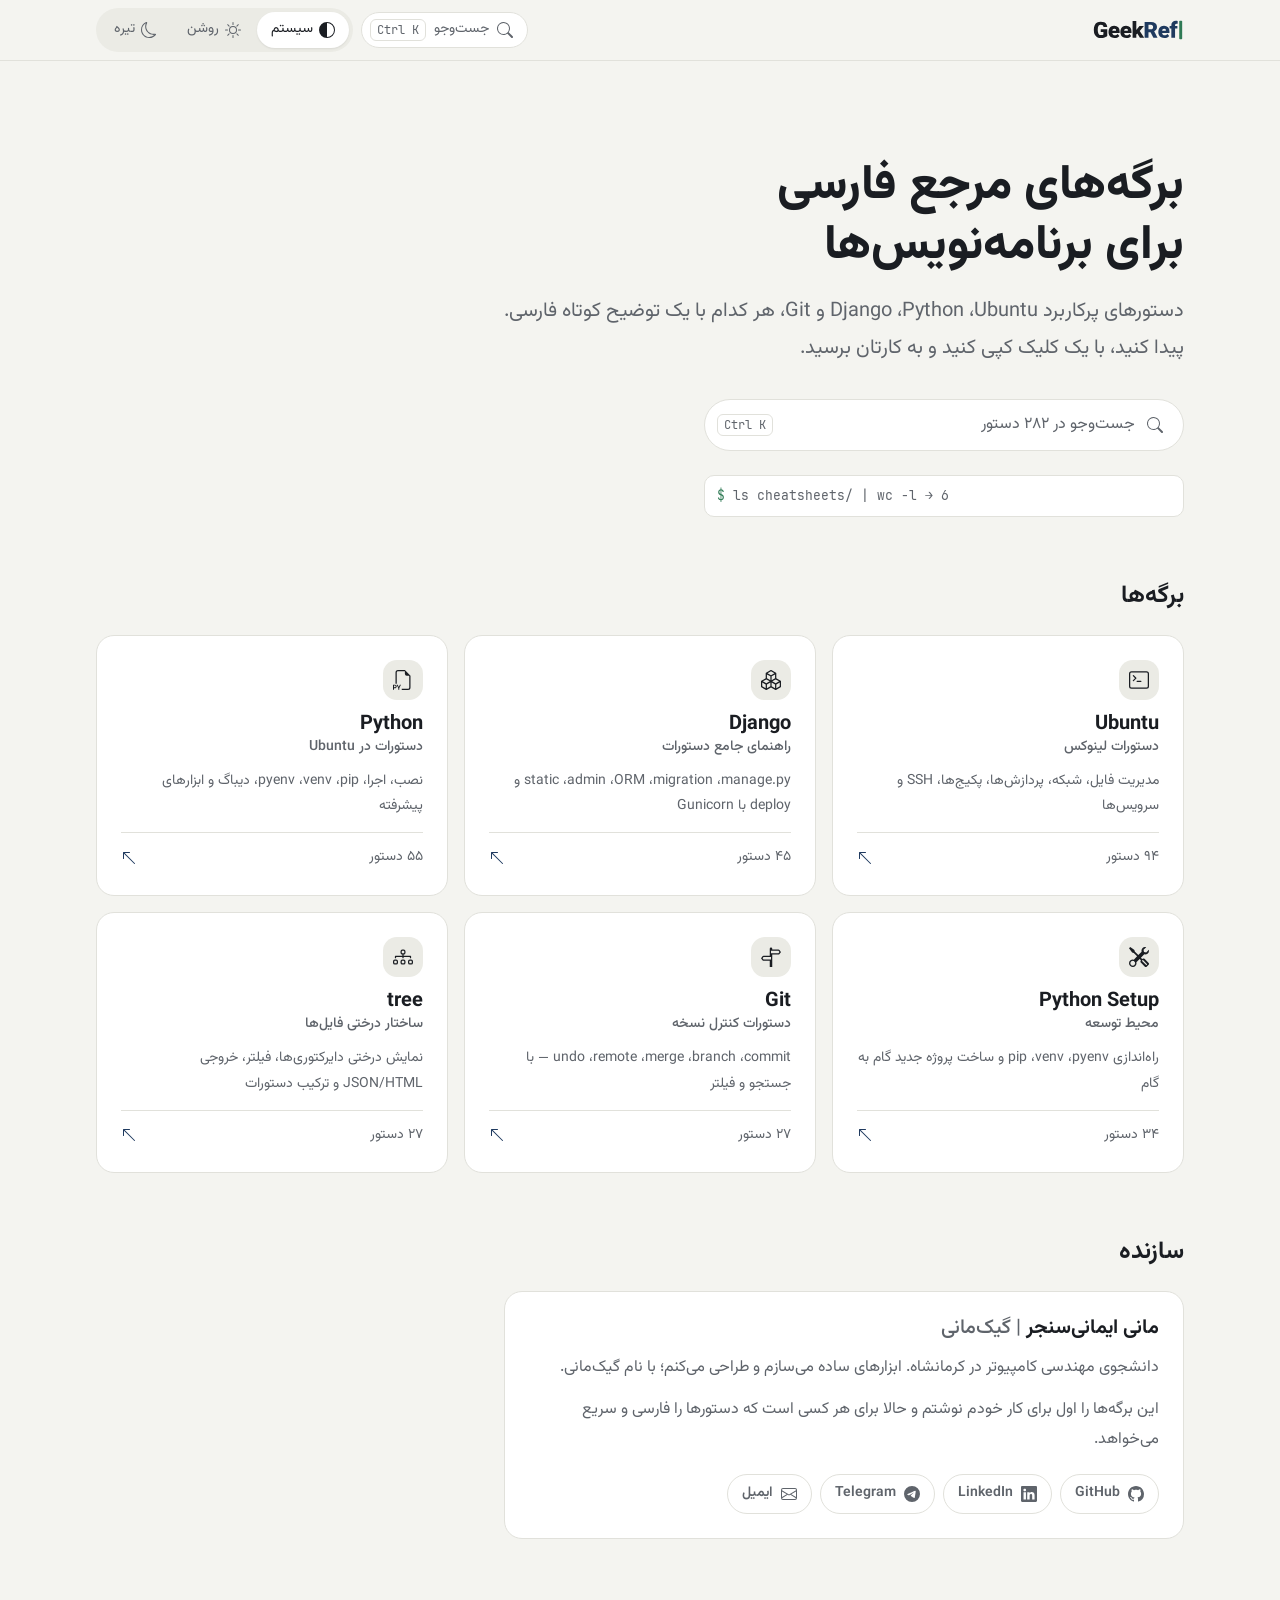
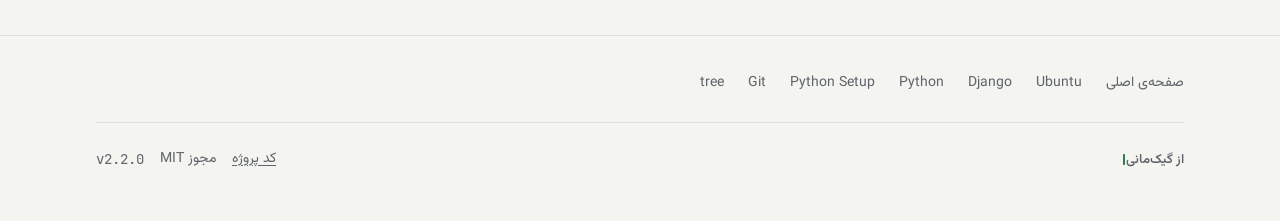
<file: index.html>
<!DOCTYPE html>
<html lang="fa" dir="rtl">
<head>
<meta charset="utf-8">
<meta name="viewport" content="width=device-width, initial-scale=1">
<script>(function(){try{var t=localStorage.getItem('gr-theme');if(t==='light'||t==='dark')document.documentElement.setAttribute('data-theme',t);}catch(e){}})();</script>
<title>GeekRef · برگه‌های مرجع فارسی برای برنامه‌نویس‌ها</title>
<meta name="description" content="برگه‌های مرجع فارسی برای برنامه‌نویس‌ها: دستورهای پرکاربرد Ubuntu، Python، Django و Git با توضیح کوتاه فارسی.">
<meta name="generator" content="GeekRef build 2.2.0 (do not edit; source: data/sheets)">
<link rel="canonical" href="https://mani-imani.github.io/GeekRef/">
<link rel="icon" type="image/svg+xml" sizes="32x32" href="assets/brand/geekref-icon-32.svg">
<link rel="icon" type="image/svg+xml" sizes="16x16" href="assets/brand/geekref-icon-16.svg">
<link rel="apple-touch-icon" href="assets/brand/geekref-touch-180.png">
<link rel="manifest" href="manifest.webmanifest">
<meta name="apple-mobile-web-app-title" content="GeekRef">
<meta name="theme-color" content="#F4F4F0" media="(prefers-color-scheme: light)">
<meta name="theme-color" content="#0E1217" media="(prefers-color-scheme: dark)">
<meta property="og:type" content="website">
<meta property="og:site_name" content="GeekRef">
<meta property="og:locale" content="fa_IR">
<meta property="og:title" content="GeekRef · برگه‌های مرجع فارسی برای برنامه‌نویس‌ها">
<meta property="og:description" content="برگه‌های مرجع فارسی برای برنامه‌نویس‌ها: دستورهای پرکاربرد Ubuntu، Python، Django و Git با توضیح کوتاه فارسی.">
<meta property="og:url" content="https://mani-imani.github.io/GeekRef/">
<meta property="og:image" content="https://mani-imani.github.io/GeekRef/assets/og-image.png">
<meta property="og:image:width" content="1200">
<meta property="og:image:height" content="630">
<meta name="twitter:card" content="summary_large_image">
<link rel="preload" href="fonts/vazirmatn/Vazirmatn-Regular.woff2" as="font" type="font/woff2" crossorigin>
<link rel="stylesheet" href="css/geek.css">
<link rel="stylesheet" href="css/geekref.css">
<script src="js/geekref.js" defer></script>
</head>
<body>
<a class="gr-skip" href="#main">رفتن به محتوا</a>
<header class="gr-header">
  <div class="gm-page gr-header-in">
   <div class="gr-brand-row">
    <a class="gr-brand" href="index.html" aria-label="GeekRef، صفحه‌ی اصلی">
     <img class="gr-wm--light" src="assets/brand/geekref-wordmark-light.svg" alt="" width="92" height="22">
     <img class="gr-wm--dark" src="assets/brand/geekref-wordmark-dark.svg" alt="" width="92" height="22">
    </a>
   </div>
   <div class="gr-actions">
    <button type="button" class="gr-search-btn" data-gr-search aria-label="جست‌وجو در دستورها" aria-keyshortcuts="Control+K Meta+K /"><svg class="gr-ic" viewBox="0 0 16 16" aria-hidden="true" focusable="false"><path d="M11.742 10.344a6.5 6.5 0 1 0-1.397 1.398h-.001q.044.06.098.115l3.85 3.85a1 1 0 0 0 1.415-1.414l-3.85-3.85a1 1 0 0 0-.115-.1zM12 6.5a5.5 5.5 0 1 1-11 0 5.5 5.5 0 0 1 11 0"/></svg><span>جست‌وجو</span><kbd dir="ltr" data-gr-kbd>Ctrl K</kbd></button>
    <div class="gm-seg gr-theme" role="group" aria-label="پوسته">
     <button type="button" data-theme-set="system" aria-pressed="true" title="پیروی از سیستم"><svg class="gr-ic" viewBox="0 0 16 16" aria-hidden="true" focusable="false"><path d="M8 15A7 7 0 1 0 8 1zm0 1A8 8 0 1 1 8 0a8 8 0 0 1 0 16"/></svg><span>سیستم</span></button>
     <button type="button" data-theme-set="light" aria-pressed="false" title="روشن"><svg class="gr-ic" viewBox="0 0 16 16" aria-hidden="true" focusable="false"><path d="M8 11a3 3 0 1 1 0-6 3 3 0 0 1 0 6m0 1a4 4 0 1 0 0-8 4 4 0 0 0 0 8M8 0a.5.5 0 0 1 .5.5v2a.5.5 0 0 1-1 0v-2A.5.5 0 0 1 8 0m0 13a.5.5 0 0 1 .5.5v2a.5.5 0 0 1-1 0v-2A.5.5 0 0 1 8 13m8-5a.5.5 0 0 1-.5.5h-2a.5.5 0 0 1 0-1h2a.5.5 0 0 1 .5.5M3 8a.5.5 0 0 1-.5.5h-2a.5.5 0 0 1 0-1h2A.5.5 0 0 1 3 8m10.657-5.657a.5.5 0 0 1 0 .707l-1.414 1.415a.5.5 0 1 1-.707-.708l1.414-1.414a.5.5 0 0 1 .707 0m-9.193 9.193a.5.5 0 0 1 0 .707L3.05 13.657a.5.5 0 0 1-.707-.707l1.414-1.414a.5.5 0 0 1 .707 0m9.193 2.121a.5.5 0 0 1-.707 0l-1.414-1.414a.5.5 0 0 1 .707-.707l1.414 1.414a.5.5 0 0 1 0 .707M4.464 4.465a.5.5 0 0 1-.707 0L2.343 3.05a.5.5 0 1 1 .707-.707l1.414 1.414a.5.5 0 0 1 0 .708"/></svg><span>روشن</span></button>
     <button type="button" data-theme-set="dark" aria-pressed="false" title="تیره"><svg class="gr-ic" viewBox="0 0 16 16" aria-hidden="true" focusable="false"><path d="M6 .278a.77.77 0 0 1 .08.858 7.2 7.2 0 0 0-.878 3.46c0 4.021 3.278 7.277 7.318 7.277q.792-.001 1.533-.16a.79.79 0 0 1 .81.316.73.73 0 0 1-.031.893A8.35 8.35 0 0 1 8.344 16C3.734 16 0 12.286 0 7.71 0 4.266 2.114 1.312 5.124.06A.75.75 0 0 1 6 .278M4.858 1.311A7.27 7.27 0 0 0 1.025 7.71c0 4.02 3.279 7.276 7.319 7.276a7.32 7.32 0 0 0 5.205-2.162q-.506.063-1.029.063c-4.61 0-8.343-3.714-8.343-8.29 0-1.167.242-2.278.681-3.286"/></svg><span>تیره</span></button>
    </div>
   </div>
  </div>
</header>
<main id="main" class="gm-page">
 <section class="gr-hero" aria-labelledby="hero-t">
  <h1 id="hero-t">برگه‌های مرجع فارسی برای برنامه‌نویس‌ها</h1>
  <p class="gr-hero-lede">دستورهای پرکاربرد <bdi>Ubuntu</bdi>، <bdi>Python</bdi>، <bdi>Django</bdi> و <bdi>Git</bdi>، هر کدام با یک توضیح کوتاه فارسی. پیدا کنید، با یک کلیک کپی کنید و به کارتان برسید.</p>
  <button type="button" class="gr-hero-search" data-gr-search><svg class="gr-ic" viewBox="0 0 16 16" aria-hidden="true" focusable="false"><path d="M11.742 10.344a6.5 6.5 0 1 0-1.397 1.398h-.001q.044.06.098.115l3.85 3.85a1 1 0 0 0 1.415-1.414l-3.85-3.85a1 1 0 0 0-.115-.1zM12 6.5a5.5 5.5 0 1 1-11 0 5.5 5.5 0 0 1 11 0"/></svg><span>جست‌وجو در ۲۸۲ دستور</span><kbd dir="ltr" data-gr-kbd>Ctrl K</kbd></button>
  <div class="gm-term"><span class="gm-prompt">$</span> ls cheatsheets/ | wc -l → 6</div>
 </section>

 <section class="gr-block" aria-labelledby="sheets-t">
  <h2 class="gr-h2" id="sheets-t">برگه‌ها</h2>
  <ul class="gr-sheets">
   <li><a class="gm-card gm-card--lift gr-sheet" href="cheatsheets/ubuntu.html">
    <span class="gr-sheet-icon"><svg class="gr-ic" viewBox="0 0 16 16" aria-hidden="true" focusable="false"><path d="M6 9a.5.5 0 0 1 .5-.5h3a.5.5 0 0 1 0 1h-3A.5.5 0 0 1 6 9M3.854 4.146a.5.5 0 1 0-.708.708L4.793 6.5 3.146 8.146a.5.5 0 1 0 .708.708l2-2a.5.5 0 0 0 0-.708z"/><path d="M2 1a2 2 0 0 0-2 2v10a2 2 0 0 0 2 2h12a2 2 0 0 0 2-2V3a2 2 0 0 0-2-2zm12 1a1 1 0 0 1 1 1v10a1 1 0 0 1-1 1H2a1 1 0 0 1-1-1V3a1 1 0 0 1 1-1z"/></svg></span>
    <h3><bdi>Ubuntu</bdi><small>دستورات لینوکس</small></h3>
    <p>مدیریت فایل، شبکه، پردازش‌ها، پکیج‌ها، <bdi>SSH</bdi> و سرویس‌ها</p>
    <span class="gr-sheet-meta"><span>۹۴ دستور</span><svg class="gr-ic" viewBox="0 0 16 16" aria-hidden="true" focusable="false"><path fill-rule="evenodd" d="M2 2.5a.5.5 0 0 1 .5-.5h6a.5.5 0 0 1 0 1H3.707l10.147 10.146a.5.5 0 0 1-.708.708L3 3.707V8.5a.5.5 0 0 1-1 0z"/></svg></span>
   </a></li>
   <li><a class="gm-card gm-card--lift gr-sheet" href="cheatsheets/django.html">
    <span class="gr-sheet-icon"><svg class="gr-ic" viewBox="0 0 16 16" aria-hidden="true" focusable="false"><path d="M7.752.066a.5.5 0 0 1 .496 0l3.75 2.143a.5.5 0 0 1 .252.434v3.995l3.498 2A.5.5 0 0 1 16 9.07v4.286a.5.5 0 0 1-.252.434l-3.75 2.143a.5.5 0 0 1-.496 0l-3.502-2-3.502 2.001a.5.5 0 0 1-.496 0l-3.75-2.143A.5.5 0 0 1 0 13.357V9.071a.5.5 0 0 1 .252-.434L3.75 6.638V2.643a.5.5 0 0 1 .252-.434zM4.25 7.504 1.508 9.071l2.742 1.567 2.742-1.567zM7.5 9.933l-2.75 1.571v3.134l2.75-1.571zm1 3.134 2.75 1.571v-3.134L8.5 9.933zm.508-3.996 2.742 1.567 2.742-1.567-2.742-1.567zm2.242-2.433V3.504L8.5 5.076V8.21zM7.5 8.21V5.076L4.75 3.504v3.134zM5.258 2.643 8 4.21l2.742-1.567L8 1.076zM15 9.933l-2.75 1.571v3.134L15 13.067zM3.75 14.638v-3.134L1 9.933v3.134z"/></svg></span>
    <h3><bdi>Django</bdi><small>راهنمای جامع دستورات</small></h3>
    <p><bdi>manage.py</bdi>، <bdi>migration</bdi>، <bdi>ORM</bdi>، <bdi>admin</bdi>، <bdi>static</bdi> و <bdi>deploy</bdi> با <bdi>Gunicorn</bdi></p>
    <span class="gr-sheet-meta"><span>۴۵ دستور</span><svg class="gr-ic" viewBox="0 0 16 16" aria-hidden="true" focusable="false"><path fill-rule="evenodd" d="M2 2.5a.5.5 0 0 1 .5-.5h6a.5.5 0 0 1 0 1H3.707l10.147 10.146a.5.5 0 0 1-.708.708L3 3.707V8.5a.5.5 0 0 1-1 0z"/></svg></span>
   </a></li>
   <li><a class="gm-card gm-card--lift gr-sheet" href="cheatsheets/python.html">
    <span class="gr-sheet-icon"><svg class="gr-ic" viewBox="0 0 16 16" aria-hidden="true" focusable="false"><path fill-rule="evenodd" d="M14 4.5V14a2 2 0 0 1-2 2H7v-1h5a1 1 0 0 0 1-1V4.5h-2A1.5 1.5 0 0 1 9.5 3V1H4a1 1 0 0 0-1 1v9H2V2a2 2 0 0 1 2-2h5.5zM0 11.85h1.6q.434 0 .732.179.302.175.46.477t.158.677-.16.677q-.158.299-.464.474a1.45 1.45 0 0 1-.732.173H.79v1.342H0zm2.06 1.714a.8.8 0 0 0 .085-.381q0-.34-.185-.521-.185-.182-.513-.182H.788v1.406h.66a.8.8 0 0 0 .374-.082.57.57 0 0 0 .238-.24m2.963.75v1.535H4.23v-1.52L2.89 11.85h.876l.853 1.696h.032l.856-1.696h.855z"/></svg></span>
    <h3><bdi>Python</bdi><small>دستورات در <bdi>Ubuntu</bdi></small></h3>
    <p>نصب، اجرا، <bdi>pip</bdi>، <bdi>venv</bdi>، <bdi>pyenv</bdi>، دیباگ و ابزارهای پیشرفته</p>
    <span class="gr-sheet-meta"><span>۵۵ دستور</span><svg class="gr-ic" viewBox="0 0 16 16" aria-hidden="true" focusable="false"><path fill-rule="evenodd" d="M2 2.5a.5.5 0 0 1 .5-.5h6a.5.5 0 0 1 0 1H3.707l10.147 10.146a.5.5 0 0 1-.708.708L3 3.707V8.5a.5.5 0 0 1-1 0z"/></svg></span>
   </a></li>
   <li><a class="gm-card gm-card--lift gr-sheet" href="cheatsheets/python_setup.html">
    <span class="gr-sheet-icon"><svg class="gr-ic" viewBox="0 0 16 16" aria-hidden="true" focusable="false"><path d="M1 0 0 1l2.2 3.081a1 1 0 0 0 .815.419h.07a1 1 0 0 1 .708.293l2.675 2.675-2.617 2.654A3.003 3.003 0 0 0 0 13a3 3 0 1 0 5.878-.851l2.654-2.617.968.968-.305.914a1 1 0 0 0 .242 1.023l3.27 3.27a.997.997 0 0 0 1.414 0l1.586-1.586a.997.997 0 0 0 0-1.414l-3.27-3.27a1 1 0 0 0-1.023-.242L10.5 9.5l-.96-.96 2.68-2.643A3.005 3.005 0 0 0 16 3q0-.405-.102-.777l-2.14 2.141L12 4l-.364-1.757L13.777.102a3 3 0 0 0-3.675 3.68L7.462 6.46 4.793 3.793a1 1 0 0 1-.293-.707v-.071a1 1 0 0 0-.419-.814zm9.646 10.646a.5.5 0 0 1 .708 0l2.914 2.915a.5.5 0 0 1-.707.707l-2.915-2.914a.5.5 0 0 1 0-.708M3 11l.471.242.529.026.287.445.445.287.026.529L5 13l-.242.471-.026.529-.445.287-.287.445-.529.026L3 15l-.471-.242L2 14.732l-.287-.445L1.268 14l-.026-.529L1 13l.242-.471.026-.529.445-.287.287-.445.529-.026z"/></svg></span>
    <h3><bdi>Python Setup</bdi><small>محیط توسعه</small></h3>
    <p>راه‌اندازی <bdi>pyenv</bdi>، <bdi>venv</bdi>، <bdi>pip</bdi> و ساخت پروژه جدید گام به گام</p>
    <span class="gr-sheet-meta"><span>۳۴ دستور</span><svg class="gr-ic" viewBox="0 0 16 16" aria-hidden="true" focusable="false"><path fill-rule="evenodd" d="M2 2.5a.5.5 0 0 1 .5-.5h6a.5.5 0 0 1 0 1H3.707l10.147 10.146a.5.5 0 0 1-.708.708L3 3.707V8.5a.5.5 0 0 1-1 0z"/></svg></span>
   </a></li>
   <li><a class="gm-card gm-card--lift gr-sheet" href="cheatsheets/git.html">
    <span class="gr-sheet-icon"><svg class="gr-ic" viewBox="0 0 16 16" aria-hidden="true" focusable="false"><path d="M7 7V1.414a1 1 0 0 1 2 0V2h5a1 1 0 0 1 .8.4l.975 1.3a.5.5 0 0 1 0 .6L14.8 5.6a1 1 0 0 1-.8.4H9v10H7v-5H2a1 1 0 0 1-.8-.4L.225 9.3a.5.5 0 0 1 0-.6L1.2 7.4A1 1 0 0 1 2 7zm1 3V8H2l-.75 1L2 10zm0-5h6l.75-1L14 3H8z"/></svg></span>
    <h3><bdi>Git</bdi><small>دستورات کنترل نسخه</small></h3>
    <p><bdi>commit</bdi>، <bdi>branch</bdi>، <bdi>merge</bdi>، <bdi>remote</bdi>، <bdi>undo</bdi> — با جستجو و فیلتر</p>
    <span class="gr-sheet-meta"><span>۲۷ دستور</span><svg class="gr-ic" viewBox="0 0 16 16" aria-hidden="true" focusable="false"><path fill-rule="evenodd" d="M2 2.5a.5.5 0 0 1 .5-.5h6a.5.5 0 0 1 0 1H3.707l10.147 10.146a.5.5 0 0 1-.708.708L3 3.707V8.5a.5.5 0 0 1-1 0z"/></svg></span>
   </a></li>
   <li><a class="gm-card gm-card--lift gr-sheet" href="cheatsheets/tree.html">
    <span class="gr-sheet-icon"><svg class="gr-ic" viewBox="0 0 16 16" aria-hidden="true" focusable="false"><path fill-rule="evenodd" d="M6 3.5A1.5 1.5 0 0 1 7.5 2h1A1.5 1.5 0 0 1 10 3.5v1A1.5 1.5 0 0 1 8.5 6v1H14a.5.5 0 0 1 .5.5v1a.5.5 0 0 1-1 0V8h-5v.5a.5.5 0 0 1-1 0V8h-5v.5a.5.5 0 0 1-1 0v-1A.5.5 0 0 1 2 7h5.5V6A1.5 1.5 0 0 1 6 4.5zM8.5 5a.5.5 0 0 0 .5-.5v-1a.5.5 0 0 0-.5-.5h-1a.5.5 0 0 0-.5.5v1a.5.5 0 0 0 .5.5zM0 11.5A1.5 1.5 0 0 1 1.5 10h1A1.5 1.5 0 0 1 4 11.5v1A1.5 1.5 0 0 1 2.5 14h-1A1.5 1.5 0 0 1 0 12.5zm1.5-.5a.5.5 0 0 0-.5.5v1a.5.5 0 0 0 .5.5h1a.5.5 0 0 0 .5-.5v-1a.5.5 0 0 0-.5-.5zm4.5.5A1.5 1.5 0 0 1 7.5 10h1a1.5 1.5 0 0 1 1.5 1.5v1A1.5 1.5 0 0 1 8.5 14h-1A1.5 1.5 0 0 1 6 12.5zm1.5-.5a.5.5 0 0 0-.5.5v1a.5.5 0 0 0 .5.5h1a.5.5 0 0 0 .5-.5v-1a.5.5 0 0 0-.5-.5zm4.5.5a1.5 1.5 0 0 1 1.5-1.5h1a1.5 1.5 0 0 1 1.5 1.5v1a1.5 1.5 0 0 1-1.5 1.5h-1a1.5 1.5 0 0 1-1.5-1.5zm1.5-.5a.5.5 0 0 0-.5.5v1a.5.5 0 0 0 .5.5h1a.5.5 0 0 0 .5-.5v-1a.5.5 0 0 0-.5-.5z"/></svg></span>
    <h3><bdi>tree</bdi><small>ساختار درختی فایل‌ها</small></h3>
    <p>نمایش درختی دایرکتوری‌ها، فیلتر، خروجی <bdi>JSON/HTML</bdi> و ترکیب دستورات</p>
    <span class="gr-sheet-meta"><span>۲۷ دستور</span><svg class="gr-ic" viewBox="0 0 16 16" aria-hidden="true" focusable="false"><path fill-rule="evenodd" d="M2 2.5a.5.5 0 0 1 .5-.5h6a.5.5 0 0 1 0 1H3.707l10.147 10.146a.5.5 0 0 1-.708.708L3 3.707V8.5a.5.5 0 0 1-1 0z"/></svg></span>
   </a></li>
  </ul>
 </section>

 <section class="gr-block" aria-labelledby="about-t">
  <h2 class="gr-h2" id="about-t">سازنده</h2>
  <div class="gm-card gr-about">
   <h3>مانی ایمانی‌سنجر <span>| گیک‌مانی</span></h3>
   <p>دانشجوی مهندسی کامپیوتر در کرمانشاه. ابزارهای ساده می‌سازم و طراحی می‌کنم؛ با نام گیک‌مانی.</p>
   <p>این برگه‌ها را اول برای کار خودم نوشتم و حالا برای هر کسی است که دستورها را فارسی و سریع می‌خواهد.</p>
   <div class="gr-links">
    <a class="gm-btn gm-btn--secondary" href="https://github.com/mani-imani"><svg class="gr-ic" viewBox="0 0 16 16" aria-hidden="true" focusable="false"><path d="M8 0C3.58 0 0 3.58 0 8c0 3.54 2.29 6.53 5.47 7.59.4.07.55-.17.55-.38 0-.19-.01-.82-.01-1.49-2.01.37-2.53-.49-2.69-.94-.09-.23-.48-.94-.82-1.13-.28-.15-.68-.52-.01-.53.63-.01 1.08.58 1.23.82.72 1.21 1.87.87 2.33.66.07-.52.28-.87.51-1.07-1.78-.2-3.64-.89-3.64-3.95 0-.87.31-1.59.82-2.15-.08-.2-.36-1.02.08-2.12 0 0 .67-.21 2.2.82.64-.18 1.32-.27 2-.27s1.36.09 2 .27c1.53-1.04 2.2-.82 2.2-.82.44 1.1.16 1.92.08 2.12.51.56.82 1.27.82 2.15 0 3.07-1.87 3.75-3.65 3.95.29.25.54.73.54 1.48 0 1.07-.01 1.93-.01 2.2 0 .21.15.46.55.38A8.01 8.01 0 0 0 16 8c0-4.42-3.58-8-8-8"/></svg><bdi>GitHub</bdi></a>
    <a class="gm-btn gm-btn--secondary" href="https://www.linkedin.com/in/mani-imani"><svg class="gr-ic" viewBox="0 0 16 16" aria-hidden="true" focusable="false"><path d="M0 1.146C0 .513.526 0 1.175 0h13.65C15.474 0 16 .513 16 1.146v13.708c0 .633-.526 1.146-1.175 1.146H1.175C.526 16 0 15.487 0 14.854zm4.943 12.248V6.169H2.542v7.225zm-1.2-8.212c.837 0 1.358-.554 1.358-1.248-.015-.709-.52-1.248-1.342-1.248S2.4 3.226 2.4 3.934c0 .694.521 1.248 1.327 1.248zm4.908 8.212V9.359c0-.216.016-.432.08-.586.173-.431.568-.878 1.232-.878.869 0 1.216.662 1.216 1.634v3.865h2.401V9.25c0-2.22-1.184-3.252-2.764-3.252-1.274 0-1.845.7-2.165 1.193v.025h-.016l.016-.025V6.169h-2.4c.03.678 0 7.225 0 7.225z"/></svg><bdi>LinkedIn</bdi></a>
    <a class="gm-btn gm-btn--secondary" href="https://t.me/mani_imani"><svg class="gr-ic" viewBox="0 0 16 16" aria-hidden="true" focusable="false"><path d="M16 8A8 8 0 1 1 0 8a8 8 0 0 1 16 0M8.287 5.906q-1.168.486-4.666 2.01-.567.225-.595.442c-.03.243.275.339.69.47l.175.055c.408.133.958.288 1.243.294q.39.01.868-.32 3.269-2.206 3.374-2.23c.05-.012.12-.026.166.016s.042.12.037.141c-.03.129-1.227 1.241-1.846 1.817-.193.18-.33.307-.358.336a8 8 0 0 1-.188.186c-.38.366-.664.64.015 1.088.327.216.589.393.85.571.284.194.568.387.936.629q.14.092.27.187c.331.236.63.448.997.414.214-.02.435-.22.547-.82.265-1.417.786-4.486.906-5.751a1.4 1.4 0 0 0-.013-.315.34.34 0 0 0-.114-.217.53.53 0 0 0-.31-.093c-.3.005-.763.166-2.984 1.09"/></svg><bdi>Telegram</bdi></a>
    <a class="gm-btn gm-btn--secondary" href="mailto:imanisanjar@gmail.com"><svg class="gr-ic" viewBox="0 0 16 16" aria-hidden="true" focusable="false"><path d="M0 4a2 2 0 0 1 2-2h12a2 2 0 0 1 2 2v8a2 2 0 0 1-2 2H2a2 2 0 0 1-2-2zm2-1a1 1 0 0 0-1 1v.217l7 4.2 7-4.2V4a1 1 0 0 0-1-1zm13 2.383-4.708 2.825L15 11.105zm-.034 6.876-5.64-3.471L8 9.583l-1.326-.795-5.64 3.47A1 1 0 0 0 2 13h12a1 1 0 0 0 .966-.741M1 11.105l4.708-2.897L1 5.383z"/></svg>ایمیل</a>
   </div>
  </div>
 </section>
</main>
<footer class="gr-footer">
  <div class="gm-page gr-footer-in">
   <nav class="gr-footer-nav" aria-label="برگه‌ها">
    <ul>
     <li><a href="index.html">صفحه‌ی اصلی</a></li>
     <li><a href="cheatsheets/ubuntu.html"><bdi>Ubuntu</bdi></a></li>
     <li><a href="cheatsheets/django.html"><bdi>Django</bdi></a></li>
     <li><a href="cheatsheets/python.html"><bdi>Python</bdi></a></li>
     <li><a href="cheatsheets/python_setup.html"><bdi>Python Setup</bdi></a></li>
     <li><a href="cheatsheets/git.html"><bdi>Git</bdi></a></li>
     <li><a href="cheatsheets/tree.html"><bdi>tree</bdi></a></li>
    </ul>
   </nav>
   <div class="gr-footer-meta">
    <a class="gm-sign" href="https://github.com/mani-imani">از گیک‌مانی<i class="gm-cursor"></i></a>
    <div class="gr-footer-small">
     <span class="gr-offline" hidden><svg class="gr-ic" viewBox="0 0 16 16" aria-hidden="true" focusable="false"><path d="M13.854 3.646a.5.5 0 0 1 0 .708l-7 7a.5.5 0 0 1-.708 0l-3.5-3.5a.5.5 0 1 1 .708-.708L6.5 10.293l6.646-6.647a.5.5 0 0 1 .708 0"/></svg>بدون اینترنت هم در دسترس است</span>
     <button type="button" class="gr-install-link" data-gr-install hidden><svg class="gr-ic" viewBox="0 0 16 16" aria-hidden="true" focusable="false"><path d="M.5 9.9a.5.5 0 0 1 .5.5v2.5a1 1 0 0 0 1 1h12a1 1 0 0 0 1-1v-2.5a.5.5 0 0 1 1 0v2.5a2 2 0 0 1-2 2H2a2 2 0 0 1-2-2v-2.5a.5.5 0 0 1 .5-.5"/><path d="M7.646 11.854a.5.5 0 0 0 .708 0l3-3a.5.5 0 0 0-.708-.708L8.5 10.293V1.5a.5.5 0 0 0-1 0v8.793L5.354 8.146a.5.5 0 1 0-.708.708z"/></svg>نصب به‌شکل برنامه</button>
     <a href="https://github.com/mani-imani/GeekRef">کد پروژه</a>
     <span>مجوز <bdi>MIT</bdi></span>
     <span class="gm-mono">v2.2.0</span>
    </div>
   </div>
  </div>
</footer>
</body>
</html>
</file>
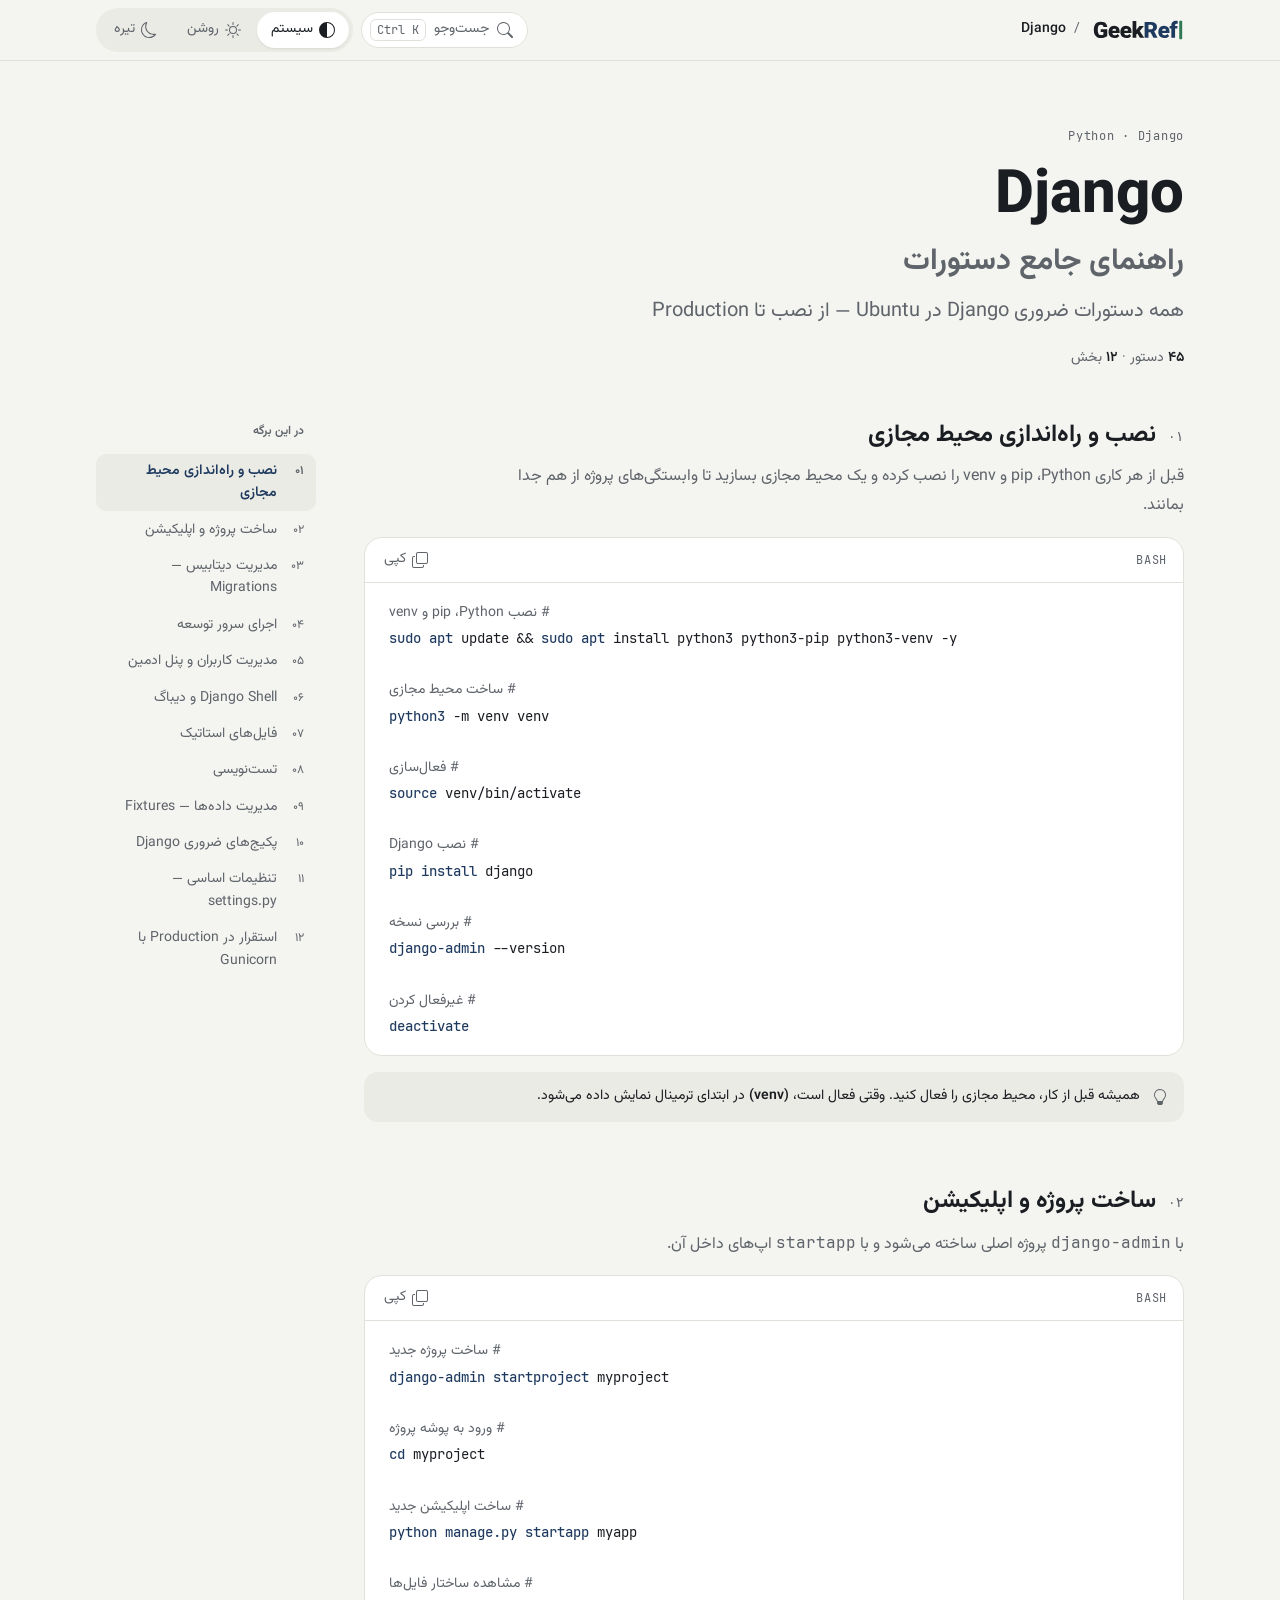
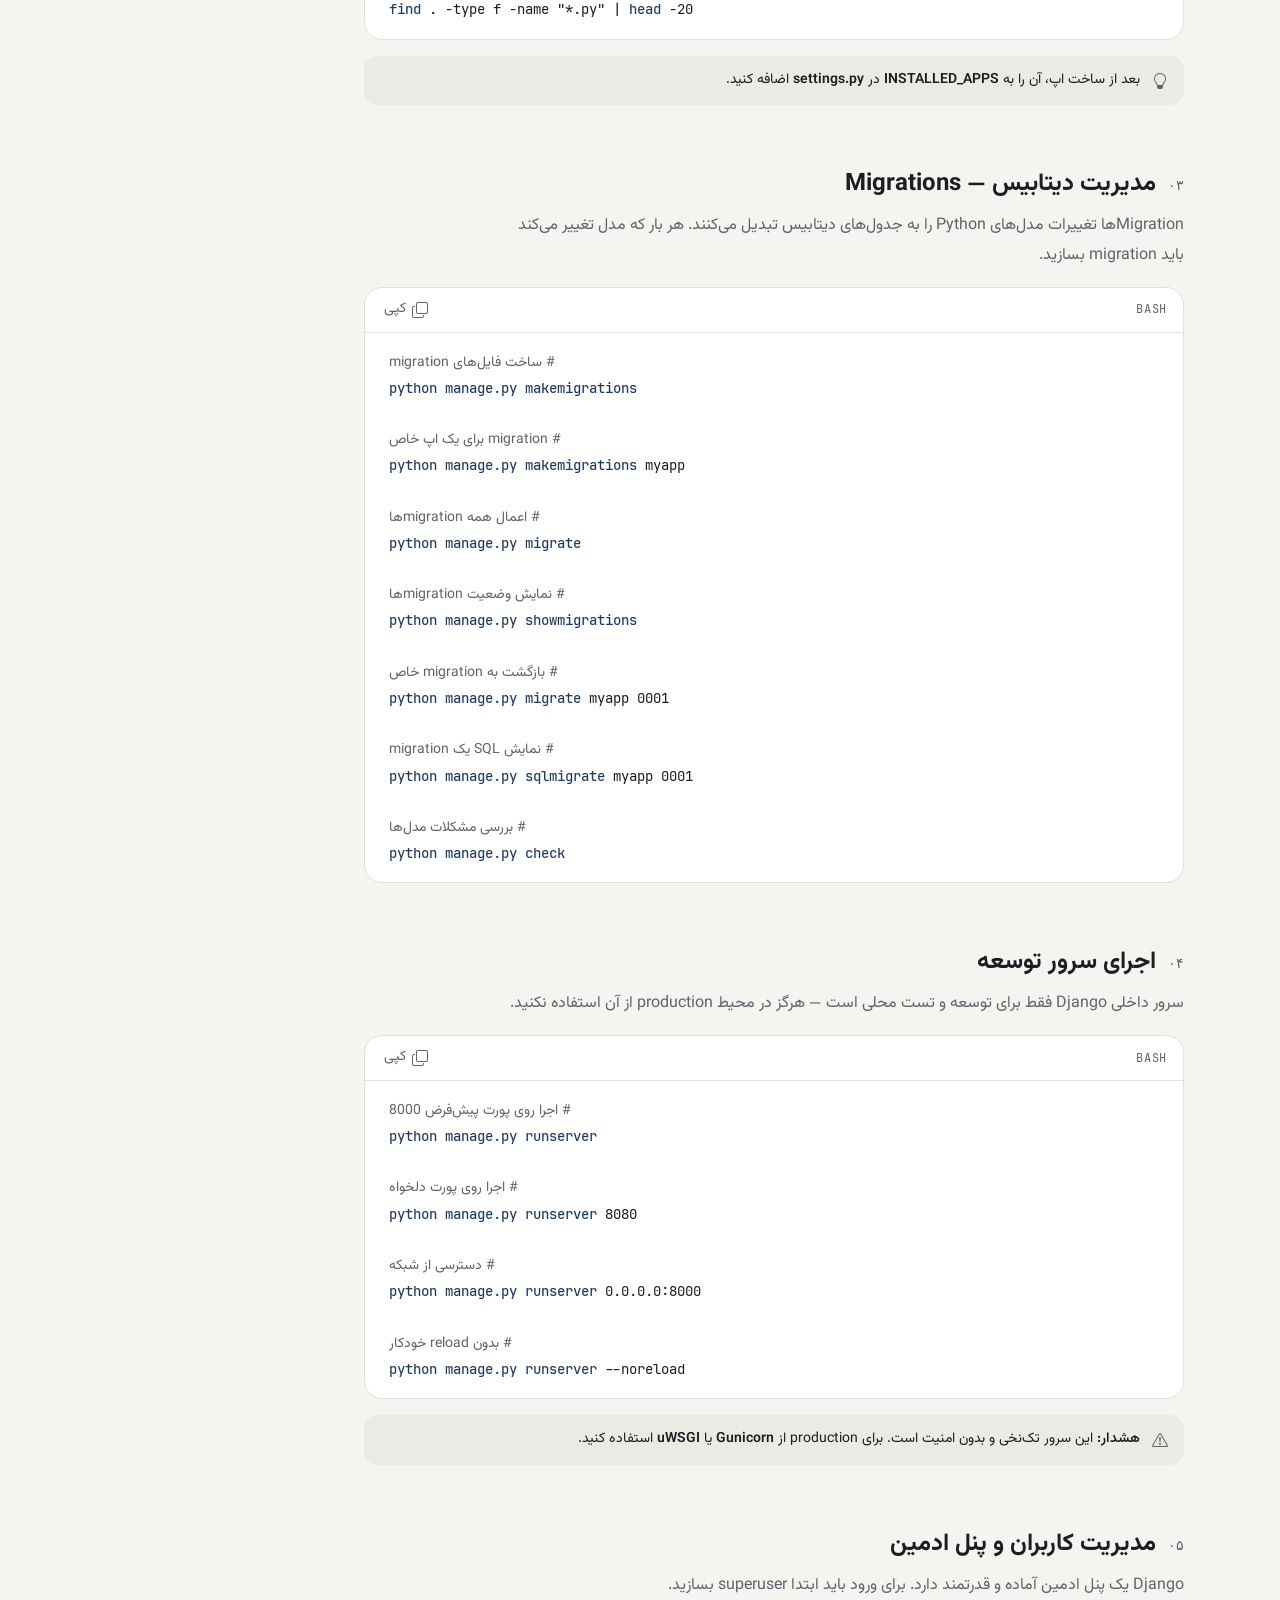
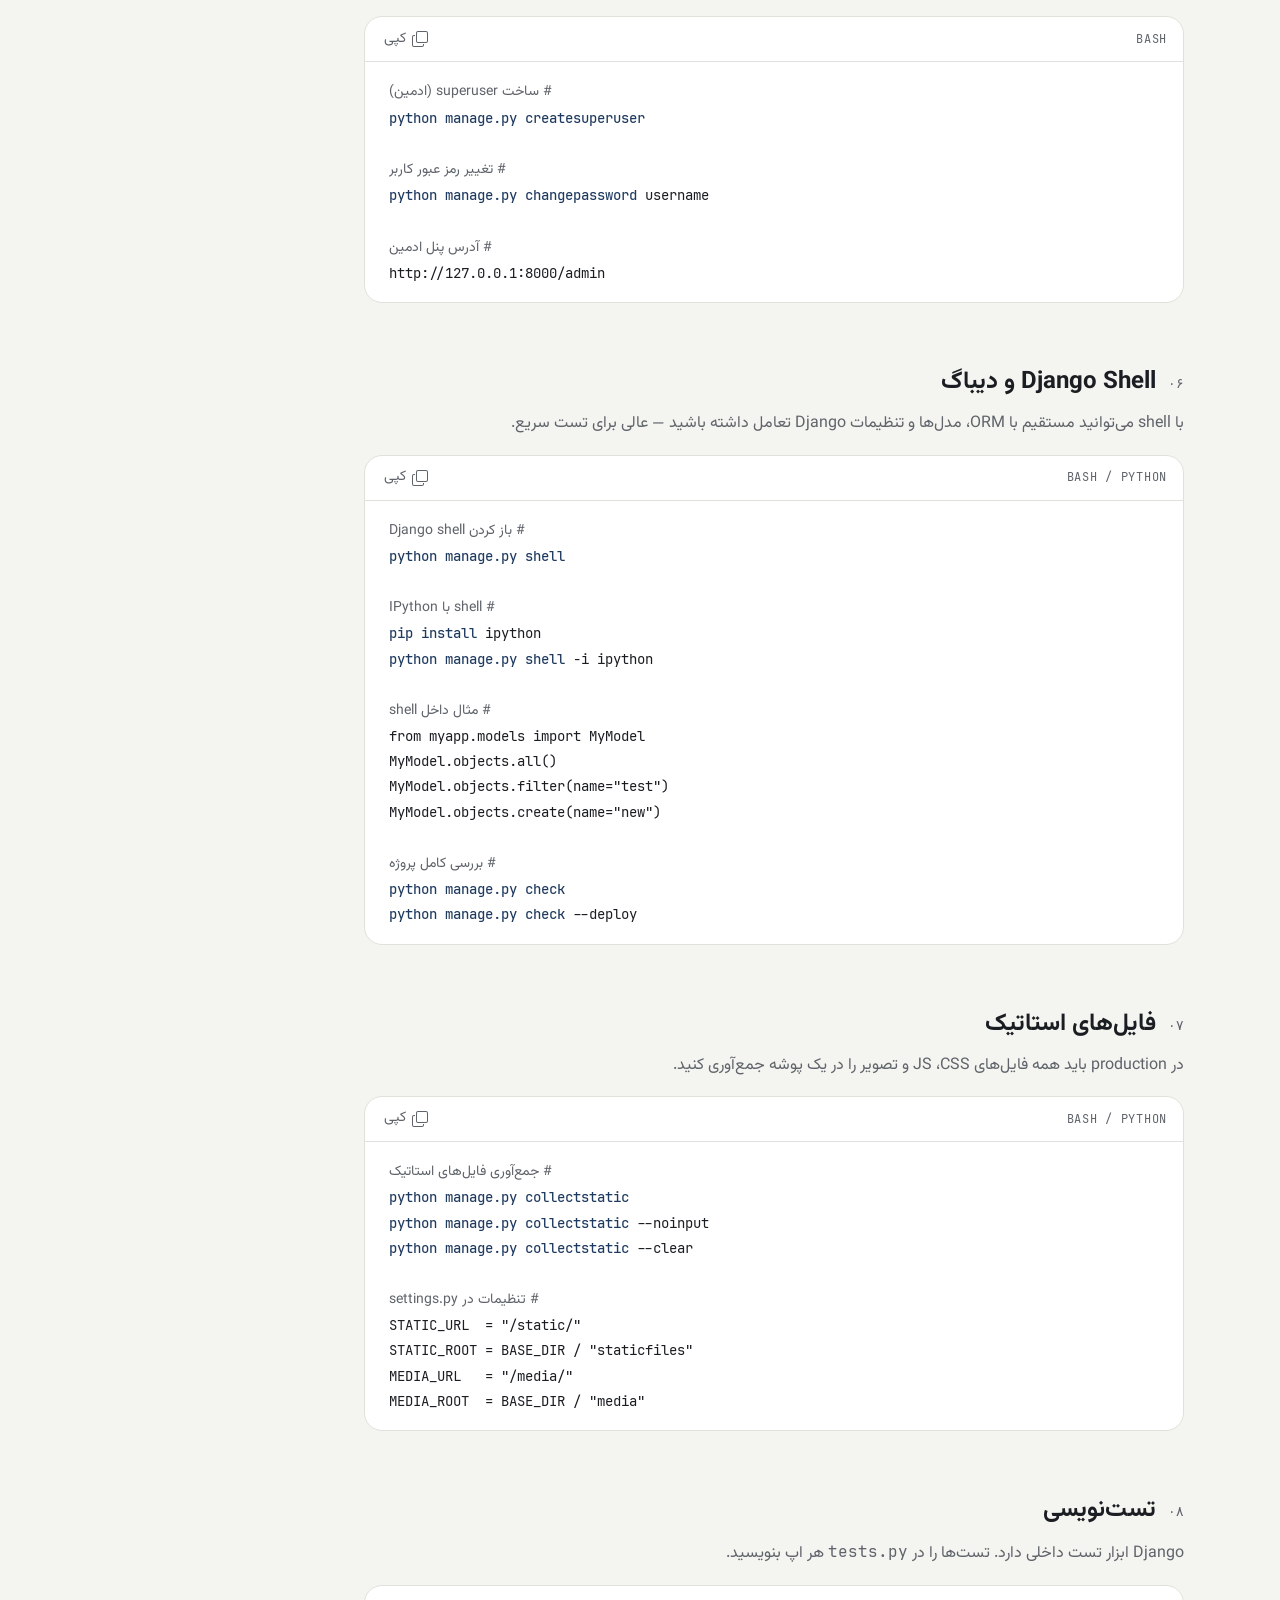
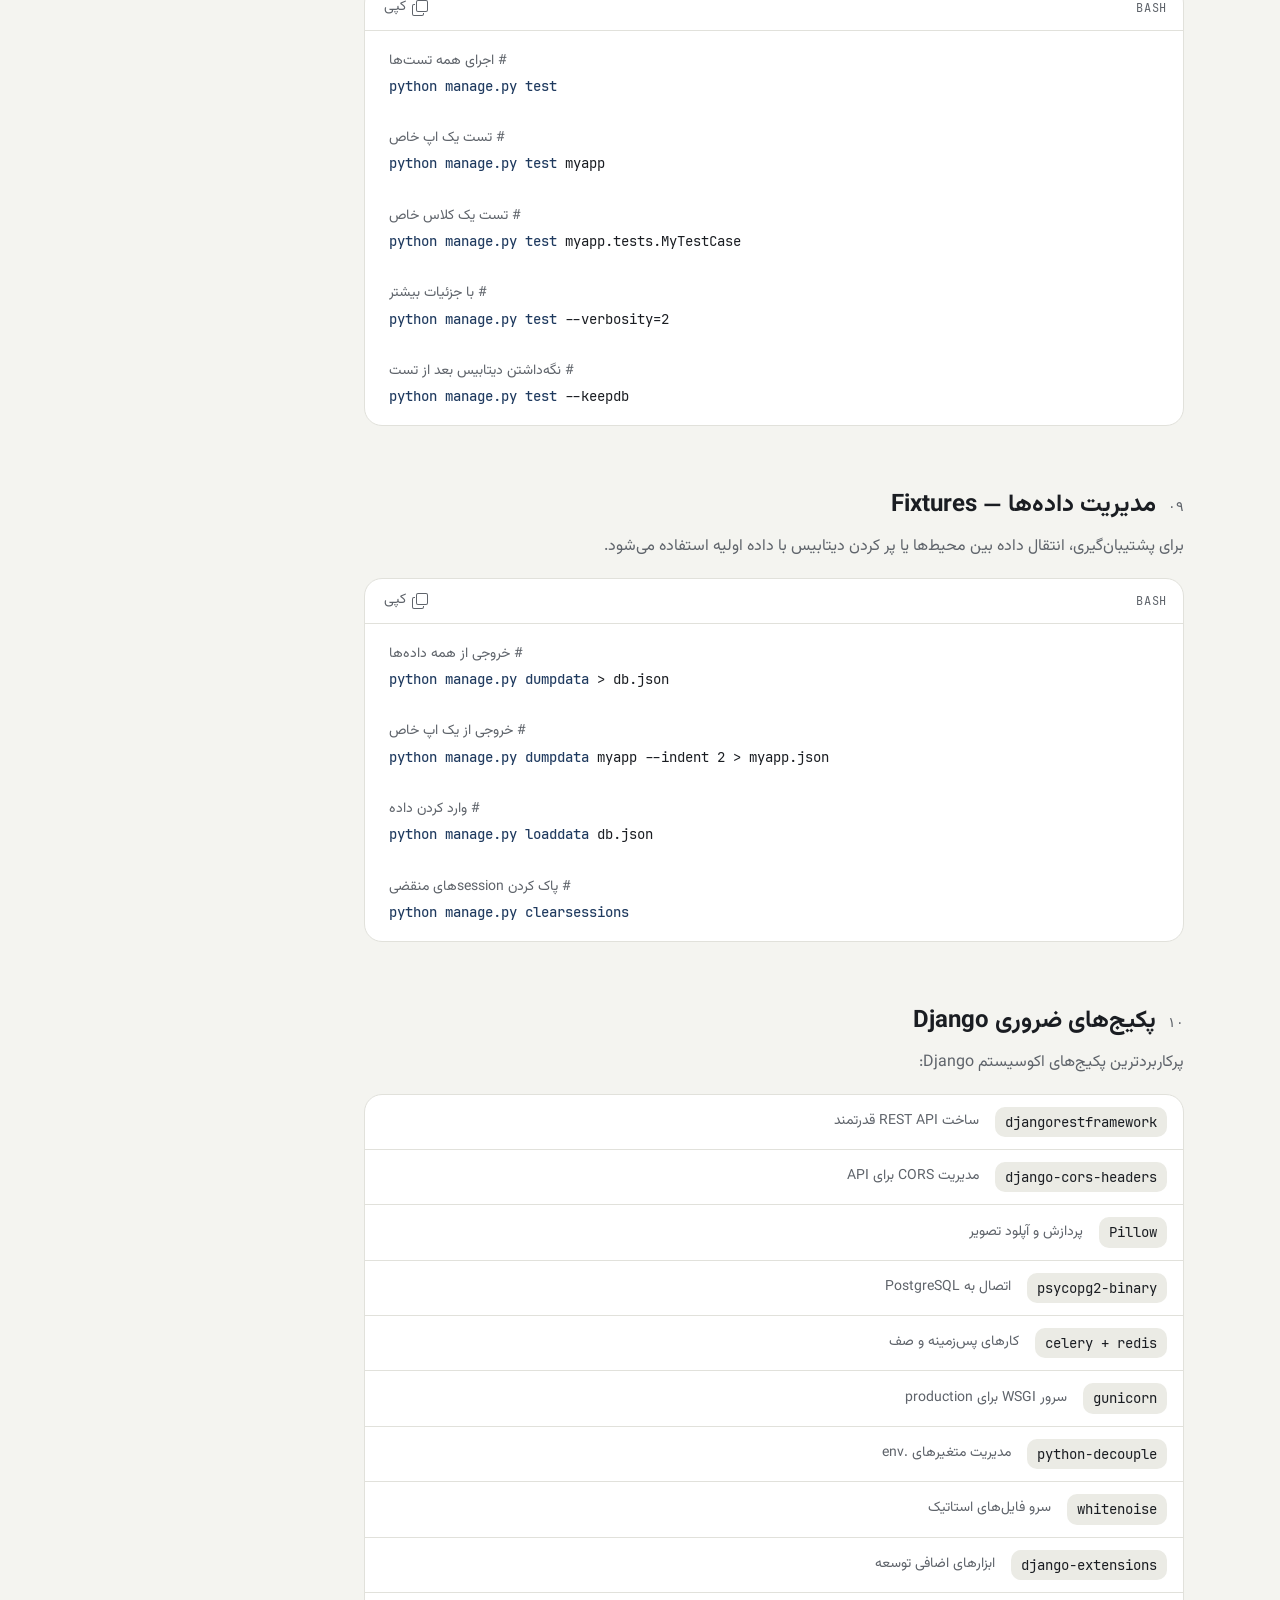
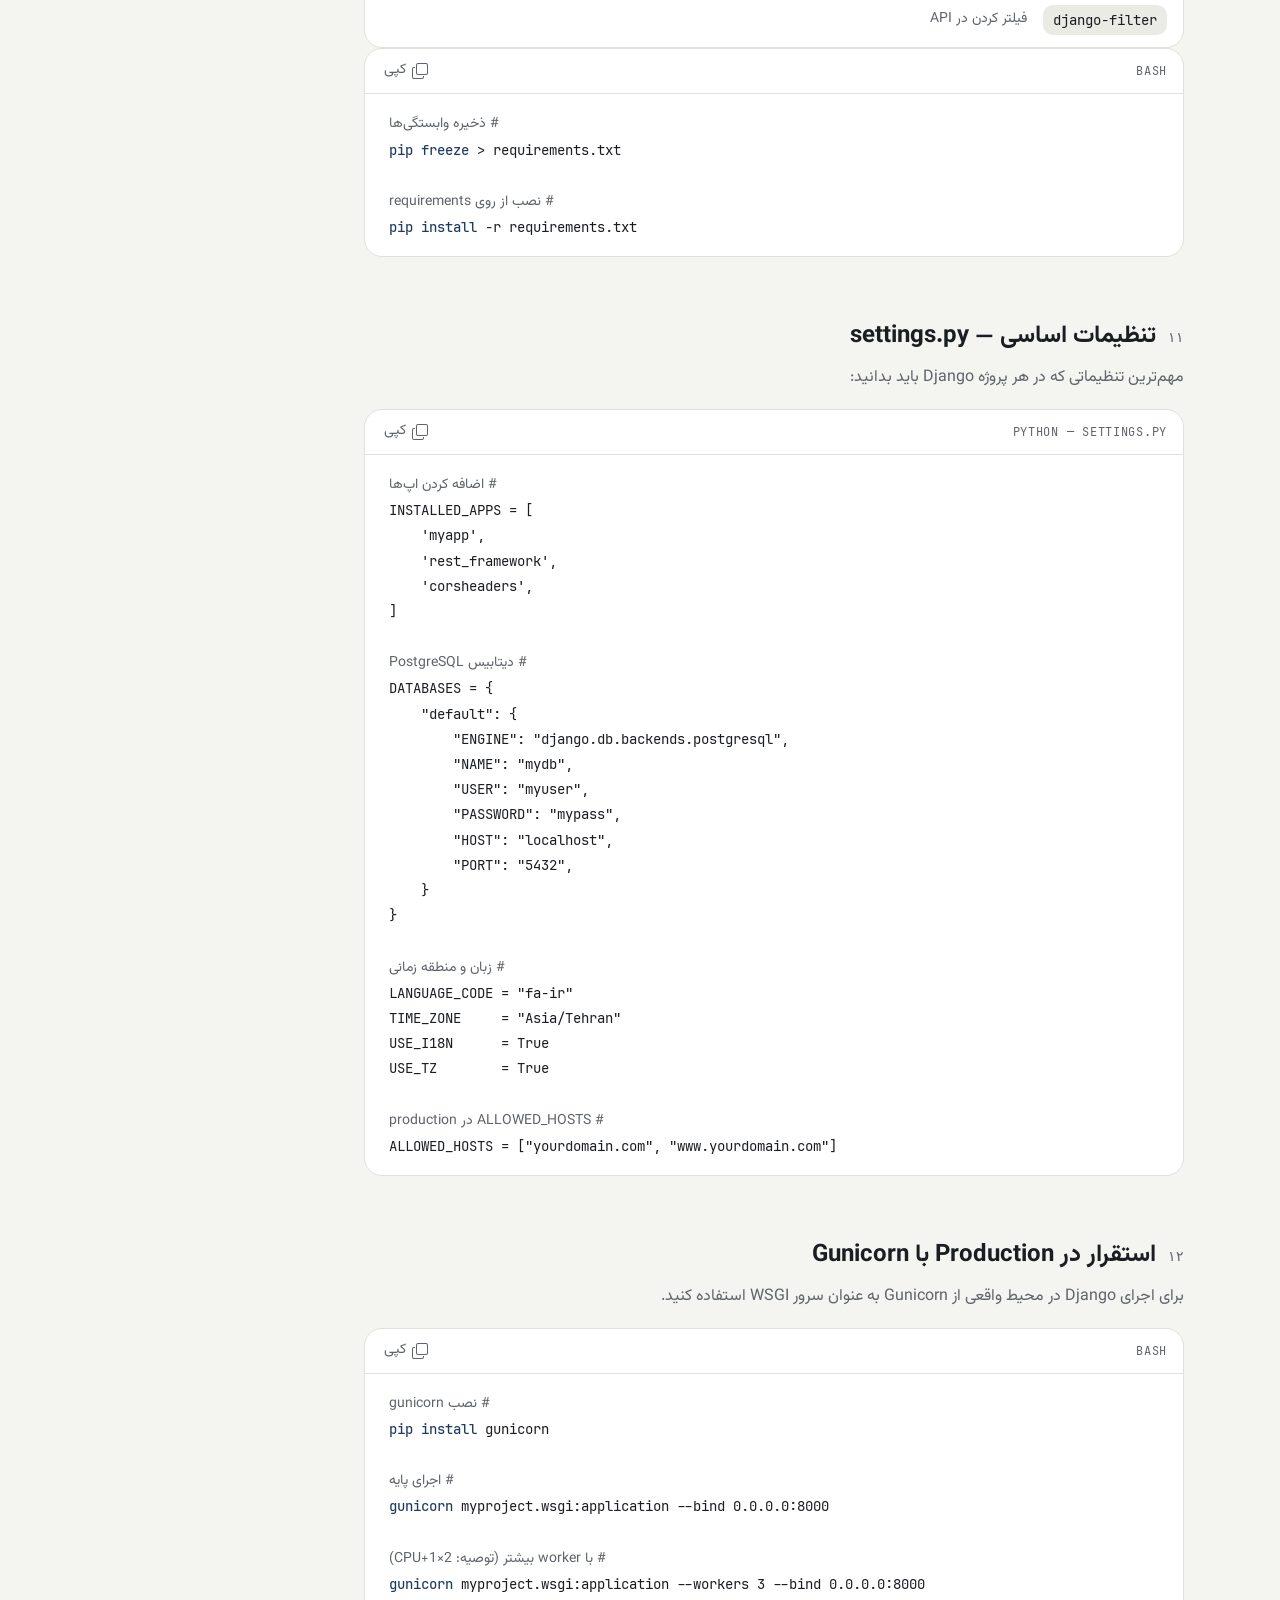
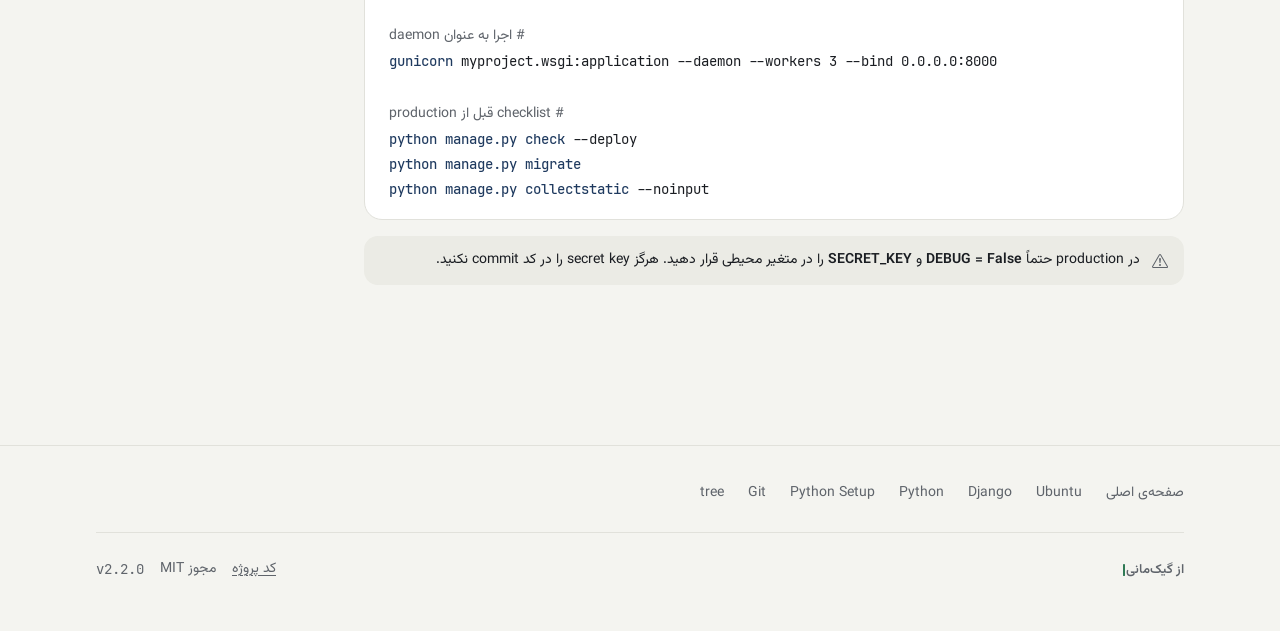
<file: cheatsheets/django.html>
<!DOCTYPE html>
<html lang="fa" dir="rtl">
<head>
<meta charset="utf-8">
<meta name="viewport" content="width=device-width, initial-scale=1">
<script>(function(){try{var t=localStorage.getItem('gr-theme');if(t==='light'||t==='dark')document.documentElement.setAttribute('data-theme',t);}catch(e){}})();</script>
<title>Django · راهنمای جامع دستورات | GeekRef</title>
<meta name="description" content="همه دستورات ضروری Django در Ubuntu — از نصب تا Production">
<meta name="generator" content="GeekRef build 2.2.0 (do not edit; source: data/sheets)">
<link rel="canonical" href="https://mani-imani.github.io/GeekRef/cheatsheets/django.html">
<link rel="icon" type="image/svg+xml" sizes="32x32" href="../assets/brand/geekref-icon-32.svg">
<link rel="icon" type="image/svg+xml" sizes="16x16" href="../assets/brand/geekref-icon-16.svg">
<link rel="apple-touch-icon" href="../assets/brand/geekref-touch-180.png">
<link rel="manifest" href="../manifest.webmanifest">
<meta name="apple-mobile-web-app-title" content="GeekRef">
<meta name="theme-color" content="#F4F4F0" media="(prefers-color-scheme: light)">
<meta name="theme-color" content="#0E1217" media="(prefers-color-scheme: dark)">
<meta property="og:type" content="website">
<meta property="og:site_name" content="GeekRef">
<meta property="og:locale" content="fa_IR">
<meta property="og:title" content="Django · راهنمای جامع دستورات | GeekRef">
<meta property="og:description" content="همه دستورات ضروری Django در Ubuntu — از نصب تا Production">
<meta property="og:url" content="https://mani-imani.github.io/GeekRef/cheatsheets/django.html">
<meta property="og:image" content="https://mani-imani.github.io/GeekRef/assets/og-image.png">
<meta property="og:image:width" content="1200">
<meta property="og:image:height" content="630">
<meta name="twitter:card" content="summary_large_image">
<link rel="preload" href="../fonts/vazirmatn/Vazirmatn-Regular.woff2" as="font" type="font/woff2" crossorigin>
<link rel="stylesheet" href="../css/geek.css">
<link rel="stylesheet" href="../css/geekref.css">
<script src="../js/geekref.js" defer></script>
</head>
<body>
<a class="gr-skip" href="#main">رفتن به محتوا</a>
<header class="gr-header">
  <div class="gm-page gr-header-in">
   <div class="gr-brand-row">
    <a class="gr-brand" href="../index.html" aria-label="GeekRef، صفحه‌ی اصلی">
     <img class="gr-wm--light" src="../assets/brand/geekref-wordmark-light.svg" alt="" width="92" height="22">
     <img class="gr-wm--dark" src="../assets/brand/geekref-wordmark-dark.svg" alt="" width="92" height="22">
    </a>
    <nav class="gr-crumb" aria-label="مسیر"><span aria-hidden="true">/</span><span aria-current="page"><bdi>Django</bdi></span></nav>
   </div>
   <div class="gr-actions">
    <button type="button" class="gr-search-btn" data-gr-search aria-label="جست‌وجو در دستورها" aria-keyshortcuts="Control+K Meta+K /"><svg class="gr-ic" viewBox="0 0 16 16" aria-hidden="true" focusable="false"><path d="M11.742 10.344a6.5 6.5 0 1 0-1.397 1.398h-.001q.044.06.098.115l3.85 3.85a1 1 0 0 0 1.415-1.414l-3.85-3.85a1 1 0 0 0-.115-.1zM12 6.5a5.5 5.5 0 1 1-11 0 5.5 5.5 0 0 1 11 0"/></svg><span>جست‌وجو</span><kbd dir="ltr" data-gr-kbd>Ctrl K</kbd></button>
    <div class="gm-seg gr-theme" role="group" aria-label="پوسته">
     <button type="button" data-theme-set="system" aria-pressed="true" title="پیروی از سیستم"><svg class="gr-ic" viewBox="0 0 16 16" aria-hidden="true" focusable="false"><path d="M8 15A7 7 0 1 0 8 1zm0 1A8 8 0 1 1 8 0a8 8 0 0 1 0 16"/></svg><span>سیستم</span></button>
     <button type="button" data-theme-set="light" aria-pressed="false" title="روشن"><svg class="gr-ic" viewBox="0 0 16 16" aria-hidden="true" focusable="false"><path d="M8 11a3 3 0 1 1 0-6 3 3 0 0 1 0 6m0 1a4 4 0 1 0 0-8 4 4 0 0 0 0 8M8 0a.5.5 0 0 1 .5.5v2a.5.5 0 0 1-1 0v-2A.5.5 0 0 1 8 0m0 13a.5.5 0 0 1 .5.5v2a.5.5 0 0 1-1 0v-2A.5.5 0 0 1 8 13m8-5a.5.5 0 0 1-.5.5h-2a.5.5 0 0 1 0-1h2a.5.5 0 0 1 .5.5M3 8a.5.5 0 0 1-.5.5h-2a.5.5 0 0 1 0-1h2A.5.5 0 0 1 3 8m10.657-5.657a.5.5 0 0 1 0 .707l-1.414 1.415a.5.5 0 1 1-.707-.708l1.414-1.414a.5.5 0 0 1 .707 0m-9.193 9.193a.5.5 0 0 1 0 .707L3.05 13.657a.5.5 0 0 1-.707-.707l1.414-1.414a.5.5 0 0 1 .707 0m9.193 2.121a.5.5 0 0 1-.707 0l-1.414-1.414a.5.5 0 0 1 .707-.707l1.414 1.414a.5.5 0 0 1 0 .707M4.464 4.465a.5.5 0 0 1-.707 0L2.343 3.05a.5.5 0 1 1 .707-.707l1.414 1.414a.5.5 0 0 1 0 .708"/></svg><span>روشن</span></button>
     <button type="button" data-theme-set="dark" aria-pressed="false" title="تیره"><svg class="gr-ic" viewBox="0 0 16 16" aria-hidden="true" focusable="false"><path d="M6 .278a.77.77 0 0 1 .08.858 7.2 7.2 0 0 0-.878 3.46c0 4.021 3.278 7.277 7.318 7.277q.792-.001 1.533-.16a.79.79 0 0 1 .81.316.73.73 0 0 1-.031.893A8.35 8.35 0 0 1 8.344 16C3.734 16 0 12.286 0 7.71 0 4.266 2.114 1.312 5.124.06A.75.75 0 0 1 6 .278M4.858 1.311A7.27 7.27 0 0 0 1.025 7.71c0 4.02 3.279 7.276 7.319 7.276a7.32 7.32 0 0 0 5.205-2.162q-.506.063-1.029.063c-4.61 0-8.343-3.714-8.343-8.29 0-1.167.242-2.278.681-3.286"/></svg><span>تیره</span></button>
    </div>
   </div>
  </div>
</header>
<main id="main" class="gm-page">
 <header class="gr-head">
  <p class="gr-eyebrow"><span class="gm-mono">Python · Django</span></p>
  <h1><bdi>Django</bdi><span class="gr-h1-sub">راهنمای جامع دستورات</span></h1>
  <p class="gr-lede">همه دستورات ضروری <bdi>Django</bdi> در <bdi>Ubuntu</bdi> — از نصب تا <bdi>Production</bdi></p>
  <p class="gr-meta"><b>۴۵</b> دستور · <b>۱۲</b> بخش</p>
 </header>
 <div class="gr-layout">
  <div class="gr-content">
  <details class="gr-toc-m">
   <summary>فهرست این برگه<svg class="gr-ic" viewBox="0 0 16 16" aria-hidden="true" focusable="false"><path fill-rule="evenodd" d="M1.646 4.646a.5.5 0 0 1 .708 0L8 10.293l5.646-5.647a.5.5 0 0 1 .708.708l-6 6a.5.5 0 0 1-.708 0l-6-6a.5.5 0 0 1 0-.708"/></svg></summary>
   <nav aria-label="فهرست این برگه (موبایل)">
    <ol>
     <li><a href="#s1"><span class="gr-toc-num">۰۱</span><span>نصب و راه‌اندازی محیط مجازی</span></a></li>
     <li><a href="#s2"><span class="gr-toc-num">۰۲</span><span>ساخت پروژه و اپلیکیشن</span></a></li>
     <li><a href="#s3"><span class="gr-toc-num">۰۳</span><span>مدیریت دیتابیس — <bdi>Migrations</bdi></span></a></li>
     <li><a href="#s4"><span class="gr-toc-num">۰۴</span><span>اجرای سرور توسعه</span></a></li>
     <li><a href="#s5"><span class="gr-toc-num">۰۵</span><span>مدیریت کاربران و پنل ادمین</span></a></li>
     <li><a href="#s6"><span class="gr-toc-num">۰۶</span><span><bdi>Django Shell</bdi> و دیباگ</span></a></li>
     <li><a href="#s7"><span class="gr-toc-num">۰۷</span><span>فایل‌های استاتیک</span></a></li>
     <li><a href="#s8"><span class="gr-toc-num">۰۸</span><span>تست‌نویسی</span></a></li>
     <li><a href="#s9"><span class="gr-toc-num">۰۹</span><span>مدیریت داده‌ها — <bdi>Fixtures</bdi></span></a></li>
     <li><a href="#s10"><span class="gr-toc-num">۱۰</span><span>پکیج‌های ضروری <bdi>Django</bdi></span></a></li>
     <li><a href="#s11"><span class="gr-toc-num">۱۱</span><span>تنظیمات اساسی — <bdi>settings.py</bdi></span></a></li>
     <li><a href="#s12"><span class="gr-toc-num">۱۲</span><span>استقرار در <bdi>Production</bdi> با <bdi>Gunicorn</bdi></span></a></li>
    </ol>
   </nav>
  </details>
<section class="gr-section" id="s1" aria-labelledby="s1-t">
  <h2 id="s1-t"><span class="gr-section-num" aria-hidden="true">۰۱</span><span>نصب و راه‌اندازی محیط مجازی</span></h2>
  <p class="gr-section-desc">قبل از هر کاری <bdi>Python</bdi>، <bdi>pip</bdi> و <bdi>venv</bdi> را نصب کرده و یک محیط مجازی بسازید تا وابستگی‌های پروژه از هم جدا بمانند.</p>
  <div class="gr-code">
   <div class="gr-code-head"><span class="gr-code-lang">bash</span><button type="button" class="gr-copy-btn" data-copy-code aria-label="کپی همه‌ی کد این بخش"><svg class="gr-ic" viewBox="0 0 16 16" aria-hidden="true" focusable="false"><path fill-rule="evenodd" d="M4 2a2 2 0 0 1 2-2h8a2 2 0 0 1 2 2v8a2 2 0 0 1-2 2H6a2 2 0 0 1-2-2zm2-1a1 1 0 0 0-1 1v8a1 1 0 0 0 1 1h8a1 1 0 0 0 1-1V2a1 1 0 0 0-1-1zM2 5a1 1 0 0 0-1 1v8a1 1 0 0 0 1 1h8a1 1 0 0 0 1-1v-1h1v1a2 2 0 0 1-2 2H2a2 2 0 0 1-2-2V6a2 2 0 0 1 2-2h1v1z"/></svg><span>کپی</span></button></div>
   <pre tabindex="0" aria-label="کد bash"><span class="lc"># نصب <bdi>Python</bdi>، <bdi>pip</bdi> و <bdi>venv</bdi></span>
<span class="gr-line" id="c-sudo-apt-update-sudo-apt-install-python3-python3"><span class="fn">sudo apt</span> update &amp;&amp; <span class="fn">sudo apt</span> install python3 python3-pip python3-venv -y</span>

<span class="lc"># ساخت محیط مجازی</span>
<span class="gr-line" id="c-python3-m-venv-venv"><span class="fn">python3</span> -m venv venv</span>

<span class="lc"># فعال‌سازی</span>
<span class="gr-line" id="c-source-venv-bin-activate"><span class="fn">source</span> venv/bin/activate</span>

<span class="lc"># نصب <bdi>Django</bdi></span>
<span class="gr-line" id="c-pip-install-django"><span class="fn">pip install</span> django</span>

<span class="lc"># بررسی نسخه</span>
<span class="gr-line" id="c-django-admin-version"><span class="fn">django-admin</span> --version</span>

<span class="lc"># غیرفعال کردن</span>
<span class="gr-line" id="c-deactivate"><span class="fn">deactivate</span></span></pre>
  </div>
  <div class="gr-tip"><svg class="gr-ic" viewBox="0 0 16 16" aria-hidden="true" focusable="false"><path d="M2 6a6 6 0 1 1 10.174 4.31c-.203.196-.359.4-.453.619l-.762 1.769A.5.5 0 0 1 10.5 13a.5.5 0 0 1 0 1 .5.5 0 0 1 0 1l-.224.447a1 1 0 0 1-.894.553H6.618a1 1 0 0 1-.894-.553L5.5 15a.5.5 0 0 1 0-1 .5.5 0 0 1 0-1 .5.5 0 0 1-.46-.302l-.761-1.77a2 2 0 0 0-.453-.618A5.98 5.98 0 0 1 2 6m6-5a5 5 0 0 0-3.479 8.592c.263.254.514.564.676.941L5.83 12h4.342l.632-1.467c.162-.377.413-.687.676-.941A5 5 0 0 0 8 1"/></svg><p>همیشه قبل از کار، محیط مجازی را فعال کنید. وقتی فعال است، <strong><bdi>(venv)</bdi></strong> در ابتدای ترمینال نمایش داده می‌شود.</p></div>
</section>
<section class="gr-section" id="s2" aria-labelledby="s2-t">
  <h2 id="s2-t"><span class="gr-section-num" aria-hidden="true">۰۲</span><span>ساخت پروژه و اپلیکیشن</span></h2>
  <p class="gr-section-desc">با <code dir="ltr">django-admin</code> پروژه اصلی ساخته می‌شود و با <code dir="ltr">startapp</code> اپ‌های داخل آن.</p>
  <div class="gr-code">
   <div class="gr-code-head"><span class="gr-code-lang">bash</span><button type="button" class="gr-copy-btn" data-copy-code aria-label="کپی همه‌ی کد این بخش"><svg class="gr-ic" viewBox="0 0 16 16" aria-hidden="true" focusable="false"><path fill-rule="evenodd" d="M4 2a2 2 0 0 1 2-2h8a2 2 0 0 1 2 2v8a2 2 0 0 1-2 2H6a2 2 0 0 1-2-2zm2-1a1 1 0 0 0-1 1v8a1 1 0 0 0 1 1h8a1 1 0 0 0 1-1V2a1 1 0 0 0-1-1zM2 5a1 1 0 0 0-1 1v8a1 1 0 0 0 1 1h8a1 1 0 0 0 1-1v-1h1v1a2 2 0 0 1-2 2H2a2 2 0 0 1-2-2V6a2 2 0 0 1 2-2h1v1z"/></svg><span>کپی</span></button></div>
   <pre tabindex="0" aria-label="کد bash"><span class="lc"># ساخت پروژه جدید</span>
<span class="gr-line" id="c-django-admin-startproject-myproject"><span class="fn">django-admin startproject</span> myproject</span>

<span class="lc"># ورود به پوشه پروژه</span>
<span class="gr-line" id="c-cd-myproject"><span class="fn">cd</span> myproject</span>

<span class="lc"># ساخت اپلیکیشن جدید</span>
<span class="gr-line" id="c-python-manage-py-startapp-myapp"><span class="fn">python manage.py startapp</span> myapp</span>

<span class="lc"># مشاهده ساختار فایل‌ها</span>
<span class="gr-line" id="c-find-type-f-name-py-head-20"><span class="fn">find</span> . -type f -name "*.py" | <span class="fn">head</span> -20</span></pre>
  </div>
  <div class="gr-tip"><svg class="gr-ic" viewBox="0 0 16 16" aria-hidden="true" focusable="false"><path d="M2 6a6 6 0 1 1 10.174 4.31c-.203.196-.359.4-.453.619l-.762 1.769A.5.5 0 0 1 10.5 13a.5.5 0 0 1 0 1 .5.5 0 0 1 0 1l-.224.447a1 1 0 0 1-.894.553H6.618a1 1 0 0 1-.894-.553L5.5 15a.5.5 0 0 1 0-1 .5.5 0 0 1 0-1 .5.5 0 0 1-.46-.302l-.761-1.77a2 2 0 0 0-.453-.618A5.98 5.98 0 0 1 2 6m6-5a5 5 0 0 0-3.479 8.592c.263.254.514.564.676.941L5.83 12h4.342l.632-1.467c.162-.377.413-.687.676-.941A5 5 0 0 0 8 1"/></svg><p>بعد از ساخت اپ، آن را به <strong><bdi>INSTALLED_APPS</bdi></strong> در <strong><bdi>settings.py</bdi></strong> اضافه کنید.</p></div>
</section>
<section class="gr-section" id="s3" aria-labelledby="s3-t">
  <h2 id="s3-t"><span class="gr-section-num" aria-hidden="true">۰۳</span><span>مدیریت دیتابیس — <bdi>Migrations</bdi></span></h2>
  <p class="gr-section-desc"><bdi>Migration</bdi>‌ها تغییرات مدل‌های <bdi>Python</bdi> را به جدول‌های دیتابیس تبدیل می‌کنند. هر بار که مدل تغییر می‌کند باید <bdi>migration</bdi> بسازید.</p>
  <div class="gr-code">
   <div class="gr-code-head"><span class="gr-code-lang">bash</span><button type="button" class="gr-copy-btn" data-copy-code aria-label="کپی همه‌ی کد این بخش"><svg class="gr-ic" viewBox="0 0 16 16" aria-hidden="true" focusable="false"><path fill-rule="evenodd" d="M4 2a2 2 0 0 1 2-2h8a2 2 0 0 1 2 2v8a2 2 0 0 1-2 2H6a2 2 0 0 1-2-2zm2-1a1 1 0 0 0-1 1v8a1 1 0 0 0 1 1h8a1 1 0 0 0 1-1V2a1 1 0 0 0-1-1zM2 5a1 1 0 0 0-1 1v8a1 1 0 0 0 1 1h8a1 1 0 0 0 1-1v-1h1v1a2 2 0 0 1-2 2H2a2 2 0 0 1-2-2V6a2 2 0 0 1 2-2h1v1z"/></svg><span>کپی</span></button></div>
   <pre tabindex="0" aria-label="کد bash"><span class="lc"># ساخت فایل‌های <bdi>migration</bdi></span>
<span class="gr-line" id="c-python-manage-py-makemigrations"><span class="fn">python manage.py makemigrations</span></span>

<span class="lc"># <bdi>migration</bdi> برای یک اپ خاص</span>
<span class="gr-line" id="c-python-manage-py-makemigrations-myapp"><span class="fn">python manage.py makemigrations</span> myapp</span>

<span class="lc"># اعمال همه <bdi>migration</bdi>‌ها</span>
<span class="gr-line" id="c-python-manage-py-migrate"><span class="fn">python manage.py migrate</span></span>

<span class="lc"># نمایش وضعیت <bdi>migration</bdi>‌ها</span>
<span class="gr-line" id="c-python-manage-py-showmigrations"><span class="fn">python manage.py showmigrations</span></span>

<span class="lc"># بازگشت به <bdi>migration</bdi> خاص</span>
<span class="gr-line" id="c-python-manage-py-migrate-myapp-0001"><span class="fn">python manage.py migrate</span> myapp 0001</span>

<span class="lc"># نمایش <bdi>SQL</bdi> یک <bdi>migration</bdi></span>
<span class="gr-line" id="c-python-manage-py-sqlmigrate-myapp-0001"><span class="fn">python manage.py sqlmigrate</span> myapp 0001</span>

<span class="lc"># بررسی مشکلات مدل‌ها</span>
<span class="gr-line" id="c-python-manage-py-check"><span class="fn">python manage.py check</span></span></pre>
  </div>
</section>
<section class="gr-section" id="s4" aria-labelledby="s4-t">
  <h2 id="s4-t"><span class="gr-section-num" aria-hidden="true">۰۴</span><span>اجرای سرور توسعه</span></h2>
  <p class="gr-section-desc">سرور داخلی <bdi>Django</bdi> فقط برای توسعه و تست محلی است — هرگز در محیط <bdi>production</bdi> از آن استفاده نکنید.</p>
  <div class="gr-code">
   <div class="gr-code-head"><span class="gr-code-lang">bash</span><button type="button" class="gr-copy-btn" data-copy-code aria-label="کپی همه‌ی کد این بخش"><svg class="gr-ic" viewBox="0 0 16 16" aria-hidden="true" focusable="false"><path fill-rule="evenodd" d="M4 2a2 2 0 0 1 2-2h8a2 2 0 0 1 2 2v8a2 2 0 0 1-2 2H6a2 2 0 0 1-2-2zm2-1a1 1 0 0 0-1 1v8a1 1 0 0 0 1 1h8a1 1 0 0 0 1-1V2a1 1 0 0 0-1-1zM2 5a1 1 0 0 0-1 1v8a1 1 0 0 0 1 1h8a1 1 0 0 0 1-1v-1h1v1a2 2 0 0 1-2 2H2a2 2 0 0 1-2-2V6a2 2 0 0 1 2-2h1v1z"/></svg><span>کپی</span></button></div>
   <pre tabindex="0" aria-label="کد bash"><span class="lc"># اجرا روی پورت پیش‌فرض 8000</span>
<span class="gr-line" id="c-python-manage-py-runserver"><span class="fn">python manage.py runserver</span></span>

<span class="lc"># اجرا روی پورت دلخواه</span>
<span class="gr-line" id="c-python-manage-py-runserver-8080"><span class="fn">python manage.py runserver</span> 8080</span>

<span class="lc"># دسترسی از شبکه</span>
<span class="gr-line" id="c-python-manage-py-runserver-0-0-0-0-8000"><span class="fn">python manage.py runserver</span> 0.0.0.0:8000</span>

<span class="lc"># بدون <bdi>reload</bdi> خودکار</span>
<span class="gr-line" id="c-python-manage-py-runserver-noreload"><span class="fn">python manage.py runserver</span> --noreload</span></pre>
  </div>
  <div class="gr-tip gr-tip--warn"><svg class="gr-ic" viewBox="0 0 16 16" aria-hidden="true" focusable="false"><path d="M7.938 2.016A.13.13 0 0 1 8.002 2a.13.13 0 0 1 .063.016.15.15 0 0 1 .054.057l6.857 11.667c.036.06.035.124.002.183a.2.2 0 0 1-.054.06.1.1 0 0 1-.066.017H1.146a.1.1 0 0 1-.066-.017.2.2 0 0 1-.054-.06.18.18 0 0 1 .002-.183L7.884 2.073a.15.15 0 0 1 .054-.057m1.044-.45a1.13 1.13 0 0 0-1.96 0L.165 13.233c-.457.778.091 1.767.98 1.767h13.713c.889 0 1.438-.99.98-1.767z"/><path d="M7.002 12a1 1 0 1 1 2 0 1 1 0 0 1-2 0M7.1 5.995a.905.905 0 1 1 1.8 0l-.35 3.507a.552.552 0 0 1-1.1 0z"/></svg><p><strong>هشدار:</strong> این سرور تک‌نخی و بدون امنیت است. برای <bdi>production</bdi> از <strong><bdi>Gunicorn</bdi></strong> یا <strong><bdi>uWSGI</bdi></strong> استفاده کنید.</p></div>
</section>
<section class="gr-section" id="s5" aria-labelledby="s5-t">
  <h2 id="s5-t"><span class="gr-section-num" aria-hidden="true">۰۵</span><span>مدیریت کاربران و پنل ادمین</span></h2>
  <p class="gr-section-desc"><bdi>Django</bdi> یک پنل ادمین آماده و قدرتمند دارد. برای ورود باید ابتدا <bdi>superuser</bdi> بسازید.</p>
  <div class="gr-code">
   <div class="gr-code-head"><span class="gr-code-lang">bash</span><button type="button" class="gr-copy-btn" data-copy-code aria-label="کپی همه‌ی کد این بخش"><svg class="gr-ic" viewBox="0 0 16 16" aria-hidden="true" focusable="false"><path fill-rule="evenodd" d="M4 2a2 2 0 0 1 2-2h8a2 2 0 0 1 2 2v8a2 2 0 0 1-2 2H6a2 2 0 0 1-2-2zm2-1a1 1 0 0 0-1 1v8a1 1 0 0 0 1 1h8a1 1 0 0 0 1-1V2a1 1 0 0 0-1-1zM2 5a1 1 0 0 0-1 1v8a1 1 0 0 0 1 1h8a1 1 0 0 0 1-1v-1h1v1a2 2 0 0 1-2 2H2a2 2 0 0 1-2-2V6a2 2 0 0 1 2-2h1v1z"/></svg><span>کپی</span></button></div>
   <pre tabindex="0" aria-label="کد bash"><span class="lc"># ساخت <bdi>superuser</bdi> (ادمین)</span>
<span class="gr-line" id="c-python-manage-py-createsuperuser"><span class="fn">python manage.py createsuperuser</span></span>

<span class="lc"># تغییر رمز عبور کاربر</span>
<span class="gr-line" id="c-python-manage-py-changepassword-username"><span class="fn">python manage.py changepassword</span> username</span>

<span class="lc"># آدرس پنل ادمین</span>
http://127.0.0.1:8000/admin</pre>
  </div>
</section>
<section class="gr-section" id="s6" aria-labelledby="s6-t">
  <h2 id="s6-t"><span class="gr-section-num" aria-hidden="true">۰۶</span><span><bdi>Django Shell</bdi> و دیباگ</span></h2>
  <p class="gr-section-desc">با <bdi>shell</bdi> می‌توانید مستقیم با <bdi>ORM</bdi>، مدل‌ها و تنظیمات <bdi>Django</bdi> تعامل داشته باشید — عالی برای تست سریع.</p>
  <div class="gr-code">
   <div class="gr-code-head"><span class="gr-code-lang">bash / python</span><button type="button" class="gr-copy-btn" data-copy-code aria-label="کپی همه‌ی کد این بخش"><svg class="gr-ic" viewBox="0 0 16 16" aria-hidden="true" focusable="false"><path fill-rule="evenodd" d="M4 2a2 2 0 0 1 2-2h8a2 2 0 0 1 2 2v8a2 2 0 0 1-2 2H6a2 2 0 0 1-2-2zm2-1a1 1 0 0 0-1 1v8a1 1 0 0 0 1 1h8a1 1 0 0 0 1-1V2a1 1 0 0 0-1-1zM2 5a1 1 0 0 0-1 1v8a1 1 0 0 0 1 1h8a1 1 0 0 0 1-1v-1h1v1a2 2 0 0 1-2 2H2a2 2 0 0 1-2-2V6a2 2 0 0 1 2-2h1v1z"/></svg><span>کپی</span></button></div>
   <pre tabindex="0" aria-label="کد bash / python"><span class="lc"># باز کردن <bdi>Django shell</bdi></span>
<span class="gr-line" id="c-python-manage-py-shell"><span class="fn">python manage.py shell</span></span>

<span class="lc"># <bdi>shell</bdi> با <bdi>IPython</bdi></span>
<span class="gr-line" id="c-pip-install-ipython"><span class="fn">pip install</span> ipython</span>
<span class="gr-line" id="c-python-manage-py-shell-i-ipython"><span class="fn">python manage.py shell</span> -i ipython</span>

<span class="lc"># مثال داخل <bdi>shell</bdi></span>
from myapp.models import MyModel
MyModel.objects.all()
MyModel.objects.filter(name="test")
MyModel.objects.create(name="new")

<span class="lc"># بررسی کامل پروژه</span>
<span class="gr-line" id="c-python-manage-py-check-2"><span class="fn">python manage.py check</span></span>
<span class="gr-line" id="c-python-manage-py-check-deploy"><span class="fn">python manage.py check</span> --deploy</span></pre>
  </div>
</section>
<section class="gr-section" id="s7" aria-labelledby="s7-t">
  <h2 id="s7-t"><span class="gr-section-num" aria-hidden="true">۰۷</span><span>فایل‌های استاتیک</span></h2>
  <p class="gr-section-desc">در <bdi>production</bdi> باید همه فایل‌های <bdi>CSS</bdi>، <bdi>JS</bdi> و تصویر را در یک پوشه جمع‌آوری کنید.</p>
  <div class="gr-code">
   <div class="gr-code-head"><span class="gr-code-lang">bash / python</span><button type="button" class="gr-copy-btn" data-copy-code aria-label="کپی همه‌ی کد این بخش"><svg class="gr-ic" viewBox="0 0 16 16" aria-hidden="true" focusable="false"><path fill-rule="evenodd" d="M4 2a2 2 0 0 1 2-2h8a2 2 0 0 1 2 2v8a2 2 0 0 1-2 2H6a2 2 0 0 1-2-2zm2-1a1 1 0 0 0-1 1v8a1 1 0 0 0 1 1h8a1 1 0 0 0 1-1V2a1 1 0 0 0-1-1zM2 5a1 1 0 0 0-1 1v8a1 1 0 0 0 1 1h8a1 1 0 0 0 1-1v-1h1v1a2 2 0 0 1-2 2H2a2 2 0 0 1-2-2V6a2 2 0 0 1 2-2h1v1z"/></svg><span>کپی</span></button></div>
   <pre tabindex="0" aria-label="کد bash / python"><span class="lc"># جمع‌آوری فایل‌های استاتیک</span>
<span class="gr-line" id="c-python-manage-py-collectstatic"><span class="fn">python manage.py collectstatic</span></span>
<span class="gr-line" id="c-python-manage-py-collectstatic-noinput"><span class="fn">python manage.py collectstatic</span> --noinput</span>
<span class="gr-line" id="c-python-manage-py-collectstatic-clear"><span class="fn">python manage.py collectstatic</span> --clear</span>

<span class="lc"># تنظیمات در <bdi>settings.py</bdi></span>
STATIC_URL  = "/static/"
STATIC_ROOT = BASE_DIR / "staticfiles"
MEDIA_URL   = "/media/"
MEDIA_ROOT  = BASE_DIR / "media"</pre>
  </div>
</section>
<section class="gr-section" id="s8" aria-labelledby="s8-t">
  <h2 id="s8-t"><span class="gr-section-num" aria-hidden="true">۰۸</span><span>تست‌نویسی</span></h2>
  <p class="gr-section-desc"><bdi>Django</bdi> ابزار تست داخلی دارد. تست‌ها را در <code dir="ltr">tests.py</code> هر اپ بنویسید.</p>
  <div class="gr-code">
   <div class="gr-code-head"><span class="gr-code-lang">bash</span><button type="button" class="gr-copy-btn" data-copy-code aria-label="کپی همه‌ی کد این بخش"><svg class="gr-ic" viewBox="0 0 16 16" aria-hidden="true" focusable="false"><path fill-rule="evenodd" d="M4 2a2 2 0 0 1 2-2h8a2 2 0 0 1 2 2v8a2 2 0 0 1-2 2H6a2 2 0 0 1-2-2zm2-1a1 1 0 0 0-1 1v8a1 1 0 0 0 1 1h8a1 1 0 0 0 1-1V2a1 1 0 0 0-1-1zM2 5a1 1 0 0 0-1 1v8a1 1 0 0 0 1 1h8a1 1 0 0 0 1-1v-1h1v1a2 2 0 0 1-2 2H2a2 2 0 0 1-2-2V6a2 2 0 0 1 2-2h1v1z"/></svg><span>کپی</span></button></div>
   <pre tabindex="0" aria-label="کد bash"><span class="lc"># اجرای همه تست‌ها</span>
<span class="gr-line" id="c-python-manage-py-test"><span class="fn">python manage.py test</span></span>

<span class="lc"># تست یک اپ خاص</span>
<span class="gr-line" id="c-python-manage-py-test-myapp"><span class="fn">python manage.py test</span> myapp</span>

<span class="lc"># تست یک کلاس خاص</span>
<span class="gr-line" id="c-python-manage-py-test-myapp-tests-mytestcase"><span class="fn">python manage.py test</span> myapp.tests.MyTestCase</span>

<span class="lc"># با جزئیات بیشتر</span>
<span class="gr-line" id="c-python-manage-py-test-verbosity-2"><span class="fn">python manage.py test</span> --verbosity=2</span>

<span class="lc"># نگه‌داشتن دیتابیس بعد از تست</span>
<span class="gr-line" id="c-python-manage-py-test-keepdb"><span class="fn">python manage.py test</span> --keepdb</span></pre>
  </div>
</section>
<section class="gr-section" id="s9" aria-labelledby="s9-t">
  <h2 id="s9-t"><span class="gr-section-num" aria-hidden="true">۰۹</span><span>مدیریت داده‌ها — <bdi>Fixtures</bdi></span></h2>
  <p class="gr-section-desc">برای پشتیبان‌گیری، انتقال داده بین محیط‌ها یا پر کردن دیتابیس با داده اولیه استفاده می‌شود.</p>
  <div class="gr-code">
   <div class="gr-code-head"><span class="gr-code-lang">bash</span><button type="button" class="gr-copy-btn" data-copy-code aria-label="کپی همه‌ی کد این بخش"><svg class="gr-ic" viewBox="0 0 16 16" aria-hidden="true" focusable="false"><path fill-rule="evenodd" d="M4 2a2 2 0 0 1 2-2h8a2 2 0 0 1 2 2v8a2 2 0 0 1-2 2H6a2 2 0 0 1-2-2zm2-1a1 1 0 0 0-1 1v8a1 1 0 0 0 1 1h8a1 1 0 0 0 1-1V2a1 1 0 0 0-1-1zM2 5a1 1 0 0 0-1 1v8a1 1 0 0 0 1 1h8a1 1 0 0 0 1-1v-1h1v1a2 2 0 0 1-2 2H2a2 2 0 0 1-2-2V6a2 2 0 0 1 2-2h1v1z"/></svg><span>کپی</span></button></div>
   <pre tabindex="0" aria-label="کد bash"><span class="lc"># خروجی از همه داده‌ها</span>
<span class="gr-line" id="c-python-manage-py-dumpdata-db-json"><span class="fn">python manage.py dumpdata</span> &gt; db.json</span>

<span class="lc"># خروجی از یک اپ خاص</span>
<span class="gr-line" id="c-python-manage-py-dumpdata-myapp-indent-2-myapp-j"><span class="fn">python manage.py dumpdata</span> myapp --indent 2 &gt; myapp.json</span>

<span class="lc"># وارد کردن داده</span>
<span class="gr-line" id="c-python-manage-py-loaddata-db-json"><span class="fn">python manage.py loaddata</span> db.json</span>

<span class="lc"># پاک کردن <bdi>session</bdi>‌های منقضی</span>
<span class="gr-line" id="c-python-manage-py-clearsessions"><span class="fn">python manage.py clearsessions</span></span></pre>
  </div>
</section>
<section class="gr-section" id="s10" aria-labelledby="s10-t">
  <h2 id="s10-t"><span class="gr-section-num" aria-hidden="true">۱۰</span><span>پکیج‌های ضروری <bdi>Django</bdi></span></h2>
  <p class="gr-section-desc">پرکاربردترین پکیج‌های اکوسیستم <bdi>Django</bdi>:</p>
  <div class="gr-table">
   <div class="gr-row gr-row--plain"><code class="gr-codechip" dir="ltr">djangorestframework</code><p class="gr-cmd-desc">ساخت <bdi>REST API</bdi> قدرتمند</p></div>
   <div class="gr-row gr-row--plain"><code class="gr-codechip" dir="ltr">django-cors-headers</code><p class="gr-cmd-desc">مدیریت <bdi>CORS</bdi> برای <bdi>API</bdi></p></div>
   <div class="gr-row gr-row--plain"><code class="gr-codechip" dir="ltr">Pillow</code><p class="gr-cmd-desc">پردازش و آپلود تصویر</p></div>
   <div class="gr-row gr-row--plain"><code class="gr-codechip" dir="ltr">psycopg2-binary</code><p class="gr-cmd-desc">اتصال به <bdi>PostgreSQL</bdi></p></div>
   <div class="gr-row gr-row--plain"><code class="gr-codechip" dir="ltr">celery + redis</code><p class="gr-cmd-desc">کارهای پس‌زمینه و صف</p></div>
   <div class="gr-row gr-row--plain"><code class="gr-codechip" dir="ltr">gunicorn</code><p class="gr-cmd-desc">سرور <bdi>WSGI</bdi> برای <bdi>production</bdi></p></div>
   <div class="gr-row gr-row--plain"><code class="gr-codechip" dir="ltr">python-decouple</code><p class="gr-cmd-desc">مدیریت متغیرهای .<bdi>env</bdi></p></div>
   <div class="gr-row gr-row--plain"><code class="gr-codechip" dir="ltr">whitenoise</code><p class="gr-cmd-desc">سرو فایل‌های استاتیک</p></div>
   <div class="gr-row gr-row--plain"><code class="gr-codechip" dir="ltr">django-extensions</code><p class="gr-cmd-desc">ابزارهای اضافی توسعه</p></div>
   <div class="gr-row gr-row--plain"><code class="gr-codechip" dir="ltr">django-filter</code><p class="gr-cmd-desc">فیلتر کردن در <bdi>API</bdi></p></div>
  </div>
  <div class="gr-code">
   <div class="gr-code-head"><span class="gr-code-lang">bash</span><button type="button" class="gr-copy-btn" data-copy-code aria-label="کپی همه‌ی کد این بخش"><svg class="gr-ic" viewBox="0 0 16 16" aria-hidden="true" focusable="false"><path fill-rule="evenodd" d="M4 2a2 2 0 0 1 2-2h8a2 2 0 0 1 2 2v8a2 2 0 0 1-2 2H6a2 2 0 0 1-2-2zm2-1a1 1 0 0 0-1 1v8a1 1 0 0 0 1 1h8a1 1 0 0 0 1-1V2a1 1 0 0 0-1-1zM2 5a1 1 0 0 0-1 1v8a1 1 0 0 0 1 1h8a1 1 0 0 0 1-1v-1h1v1a2 2 0 0 1-2 2H2a2 2 0 0 1-2-2V6a2 2 0 0 1 2-2h1v1z"/></svg><span>کپی</span></button></div>
   <pre tabindex="0" aria-label="کد bash"><span class="lc"># ذخیره وابستگی‌ها</span>
<span class="gr-line" id="c-pip-freeze-requirements-txt"><span class="fn">pip freeze</span> &gt; requirements.txt</span>

<span class="lc"># نصب از روی <bdi>requirements</bdi></span>
<span class="gr-line" id="c-pip-install-r-requirements-txt"><span class="fn">pip install</span> -r requirements.txt</span></pre>
  </div>
</section>
<section class="gr-section" id="s11" aria-labelledby="s11-t">
  <h2 id="s11-t"><span class="gr-section-num" aria-hidden="true">۱۱</span><span>تنظیمات اساسی — <bdi>settings.py</bdi></span></h2>
  <p class="gr-section-desc">مهم‌ترین تنظیماتی که در هر پروژه <bdi>Django</bdi> باید بدانید:</p>
  <div class="gr-code">
   <div class="gr-code-head"><span class="gr-code-lang">python — settings.py</span><button type="button" class="gr-copy-btn" data-copy-code aria-label="کپی همه‌ی کد این بخش"><svg class="gr-ic" viewBox="0 0 16 16" aria-hidden="true" focusable="false"><path fill-rule="evenodd" d="M4 2a2 2 0 0 1 2-2h8a2 2 0 0 1 2 2v8a2 2 0 0 1-2 2H6a2 2 0 0 1-2-2zm2-1a1 1 0 0 0-1 1v8a1 1 0 0 0 1 1h8a1 1 0 0 0 1-1V2a1 1 0 0 0-1-1zM2 5a1 1 0 0 0-1 1v8a1 1 0 0 0 1 1h8a1 1 0 0 0 1-1v-1h1v1a2 2 0 0 1-2 2H2a2 2 0 0 1-2-2V6a2 2 0 0 1 2-2h1v1z"/></svg><span>کپی</span></button></div>
   <pre tabindex="0" aria-label="کد python — settings.py"><span class="lc"># اضافه کردن اپ‌ها</span>
INSTALLED_APPS = [
    'myapp',
    'rest_framework',
    'corsheaders',
]

<span class="lc"># دیتابیس <bdi>PostgreSQL</bdi></span>
DATABASES = {
    "default": {
        "ENGINE": "django.db.backends.postgresql",
        "NAME": "mydb",
        "USER": "myuser",
        "PASSWORD": "mypass",
        "HOST": "localhost",
        "PORT": "5432",
    }
}

<span class="lc"># زبان و منطقه زمانی</span>
LANGUAGE_CODE = "fa-ir"
TIME_ZONE     = "Asia/Tehran"
USE_I18N      = True
USE_TZ        = True

<span class="lc"># <bdi>ALLOWED_HOSTS</bdi> در <bdi>production</bdi></span>
ALLOWED_HOSTS = ["yourdomain.com", "www.yourdomain.com"]</pre>
  </div>
</section>
<section class="gr-section" id="s12" aria-labelledby="s12-t">
  <h2 id="s12-t"><span class="gr-section-num" aria-hidden="true">۱۲</span><span>استقرار در <bdi>Production</bdi> با <bdi>Gunicorn</bdi></span></h2>
  <p class="gr-section-desc">برای اجرای <bdi>Django</bdi> در محیط واقعی از <bdi>Gunicorn</bdi> به عنوان سرور <bdi>WSGI</bdi> استفاده کنید.</p>
  <div class="gr-code">
   <div class="gr-code-head"><span class="gr-code-lang">bash</span><button type="button" class="gr-copy-btn" data-copy-code aria-label="کپی همه‌ی کد این بخش"><svg class="gr-ic" viewBox="0 0 16 16" aria-hidden="true" focusable="false"><path fill-rule="evenodd" d="M4 2a2 2 0 0 1 2-2h8a2 2 0 0 1 2 2v8a2 2 0 0 1-2 2H6a2 2 0 0 1-2-2zm2-1a1 1 0 0 0-1 1v8a1 1 0 0 0 1 1h8a1 1 0 0 0 1-1V2a1 1 0 0 0-1-1zM2 5a1 1 0 0 0-1 1v8a1 1 0 0 0 1 1h8a1 1 0 0 0 1-1v-1h1v1a2 2 0 0 1-2 2H2a2 2 0 0 1-2-2V6a2 2 0 0 1 2-2h1v1z"/></svg><span>کپی</span></button></div>
   <pre tabindex="0" aria-label="کد bash"><span class="lc"># نصب <bdi>gunicorn</bdi></span>
<span class="gr-line" id="c-pip-install-gunicorn"><span class="fn">pip install</span> gunicorn</span>

<span class="lc"># اجرای پایه</span>
<span class="gr-line" id="c-gunicorn-myproject-wsgi-application-bind-0-0-0-0"><span class="fn">gunicorn</span> myproject.wsgi:application --bind 0.0.0.0:8000</span>

<span class="lc"># با <bdi>worker</bdi> بیشتر (توصیه: 2×<bdi>CPU+1</bdi>)</span>
<span class="gr-line" id="c-gunicorn-myproject-wsgi-application-workers-3-bi"><span class="fn">gunicorn</span> myproject.wsgi:application --workers 3 --bind 0.0.0.0:8000</span>

<span class="lc"># اجرا به عنوان <bdi>daemon</bdi></span>
<span class="gr-line" id="c-gunicorn-myproject-wsgi-application-daemon-worke"><span class="fn">gunicorn</span> myproject.wsgi:application --daemon --workers 3 --bind 0.0.0.0:8000</span>

<span class="lc"># <bdi>checklist</bdi> قبل از <bdi>production</bdi></span>
<span class="gr-line" id="c-python-manage-py-check-deploy-2"><span class="fn">python manage.py check</span> --deploy</span>
<span class="gr-line" id="c-python-manage-py-migrate-2"><span class="fn">python manage.py migrate</span></span>
<span class="gr-line" id="c-python-manage-py-collectstatic-noinput-2"><span class="fn">python manage.py collectstatic</span> --noinput</span></pre>
  </div>
  <div class="gr-tip gr-tip--warn"><svg class="gr-ic" viewBox="0 0 16 16" aria-hidden="true" focusable="false"><path d="M7.938 2.016A.13.13 0 0 1 8.002 2a.13.13 0 0 1 .063.016.15.15 0 0 1 .054.057l6.857 11.667c.036.06.035.124.002.183a.2.2 0 0 1-.054.06.1.1 0 0 1-.066.017H1.146a.1.1 0 0 1-.066-.017.2.2 0 0 1-.054-.06.18.18 0 0 1 .002-.183L7.884 2.073a.15.15 0 0 1 .054-.057m1.044-.45a1.13 1.13 0 0 0-1.96 0L.165 13.233c-.457.778.091 1.767.98 1.767h13.713c.889 0 1.438-.99.98-1.767z"/><path d="M7.002 12a1 1 0 1 1 2 0 1 1 0 0 1-2 0M7.1 5.995a.905.905 0 1 1 1.8 0l-.35 3.507a.552.552 0 0 1-1.1 0z"/></svg><p><span class="gr-vh">هشدار: </span>در <bdi>production</bdi> حتماً <strong><bdi>DEBUG = False</bdi></strong> و <strong><bdi>SECRET_KEY</bdi></strong> را در متغیر محیطی قرار دهید. هرگز <bdi>secret key</bdi> را در کد <bdi>commit</bdi> نکنید.</p></div>
</section>
  </div>
  <nav class="gr-toc" aria-label="فهرست این برگه">
   <p class="gr-toc-title">در این برگه</p>
   <ol>
     <li><a href="#s1"><span class="gr-toc-num">۰۱</span><span>نصب و راه‌اندازی محیط مجازی</span></a></li>
     <li><a href="#s2"><span class="gr-toc-num">۰۲</span><span>ساخت پروژه و اپلیکیشن</span></a></li>
     <li><a href="#s3"><span class="gr-toc-num">۰۳</span><span>مدیریت دیتابیس — <bdi>Migrations</bdi></span></a></li>
     <li><a href="#s4"><span class="gr-toc-num">۰۴</span><span>اجرای سرور توسعه</span></a></li>
     <li><a href="#s5"><span class="gr-toc-num">۰۵</span><span>مدیریت کاربران و پنل ادمین</span></a></li>
     <li><a href="#s6"><span class="gr-toc-num">۰۶</span><span><bdi>Django Shell</bdi> و دیباگ</span></a></li>
     <li><a href="#s7"><span class="gr-toc-num">۰۷</span><span>فایل‌های استاتیک</span></a></li>
     <li><a href="#s8"><span class="gr-toc-num">۰۸</span><span>تست‌نویسی</span></a></li>
     <li><a href="#s9"><span class="gr-toc-num">۰۹</span><span>مدیریت داده‌ها — <bdi>Fixtures</bdi></span></a></li>
     <li><a href="#s10"><span class="gr-toc-num">۱۰</span><span>پکیج‌های ضروری <bdi>Django</bdi></span></a></li>
     <li><a href="#s11"><span class="gr-toc-num">۱۱</span><span>تنظیمات اساسی — <bdi>settings.py</bdi></span></a></li>
     <li><a href="#s12"><span class="gr-toc-num">۱۲</span><span>استقرار در <bdi>Production</bdi> با <bdi>Gunicorn</bdi></span></a></li>
   </ol>
  </nav>
 </div>
</main>
<footer class="gr-footer">
  <div class="gm-page gr-footer-in">
   <nav class="gr-footer-nav" aria-label="برگه‌ها">
    <ul>
     <li><a href="../index.html">صفحه‌ی اصلی</a></li>
     <li><a href="ubuntu.html"><bdi>Ubuntu</bdi></a></li>
     <li><a href="django.html"><bdi>Django</bdi></a></li>
     <li><a href="python.html"><bdi>Python</bdi></a></li>
     <li><a href="python_setup.html"><bdi>Python Setup</bdi></a></li>
     <li><a href="git.html"><bdi>Git</bdi></a></li>
     <li><a href="tree.html"><bdi>tree</bdi></a></li>
    </ul>
   </nav>
   <div class="gr-footer-meta">
    <a class="gm-sign" href="https://github.com/mani-imani">از گیک‌مانی<i class="gm-cursor"></i></a>
    <div class="gr-footer-small">
     <span class="gr-offline" hidden><svg class="gr-ic" viewBox="0 0 16 16" aria-hidden="true" focusable="false"><path d="M13.854 3.646a.5.5 0 0 1 0 .708l-7 7a.5.5 0 0 1-.708 0l-3.5-3.5a.5.5 0 1 1 .708-.708L6.5 10.293l6.646-6.647a.5.5 0 0 1 .708 0"/></svg>بدون اینترنت هم در دسترس است</span>
     <button type="button" class="gr-install-link" data-gr-install hidden><svg class="gr-ic" viewBox="0 0 16 16" aria-hidden="true" focusable="false"><path d="M.5 9.9a.5.5 0 0 1 .5.5v2.5a1 1 0 0 0 1 1h12a1 1 0 0 0 1-1v-2.5a.5.5 0 0 1 1 0v2.5a2 2 0 0 1-2 2H2a2 2 0 0 1-2-2v-2.5a.5.5 0 0 1 .5-.5"/><path d="M7.646 11.854a.5.5 0 0 0 .708 0l3-3a.5.5 0 0 0-.708-.708L8.5 10.293V1.5a.5.5 0 0 0-1 0v8.793L5.354 8.146a.5.5 0 1 0-.708.708z"/></svg>نصب به‌شکل برنامه</button>
     <a href="https://github.com/mani-imani/GeekRef">کد پروژه</a>
     <span>مجوز <bdi>MIT</bdi></span>
     <span class="gm-mono">v2.2.0</span>
    </div>
   </div>
  </div>
</footer>
</body>
</html>
</file>
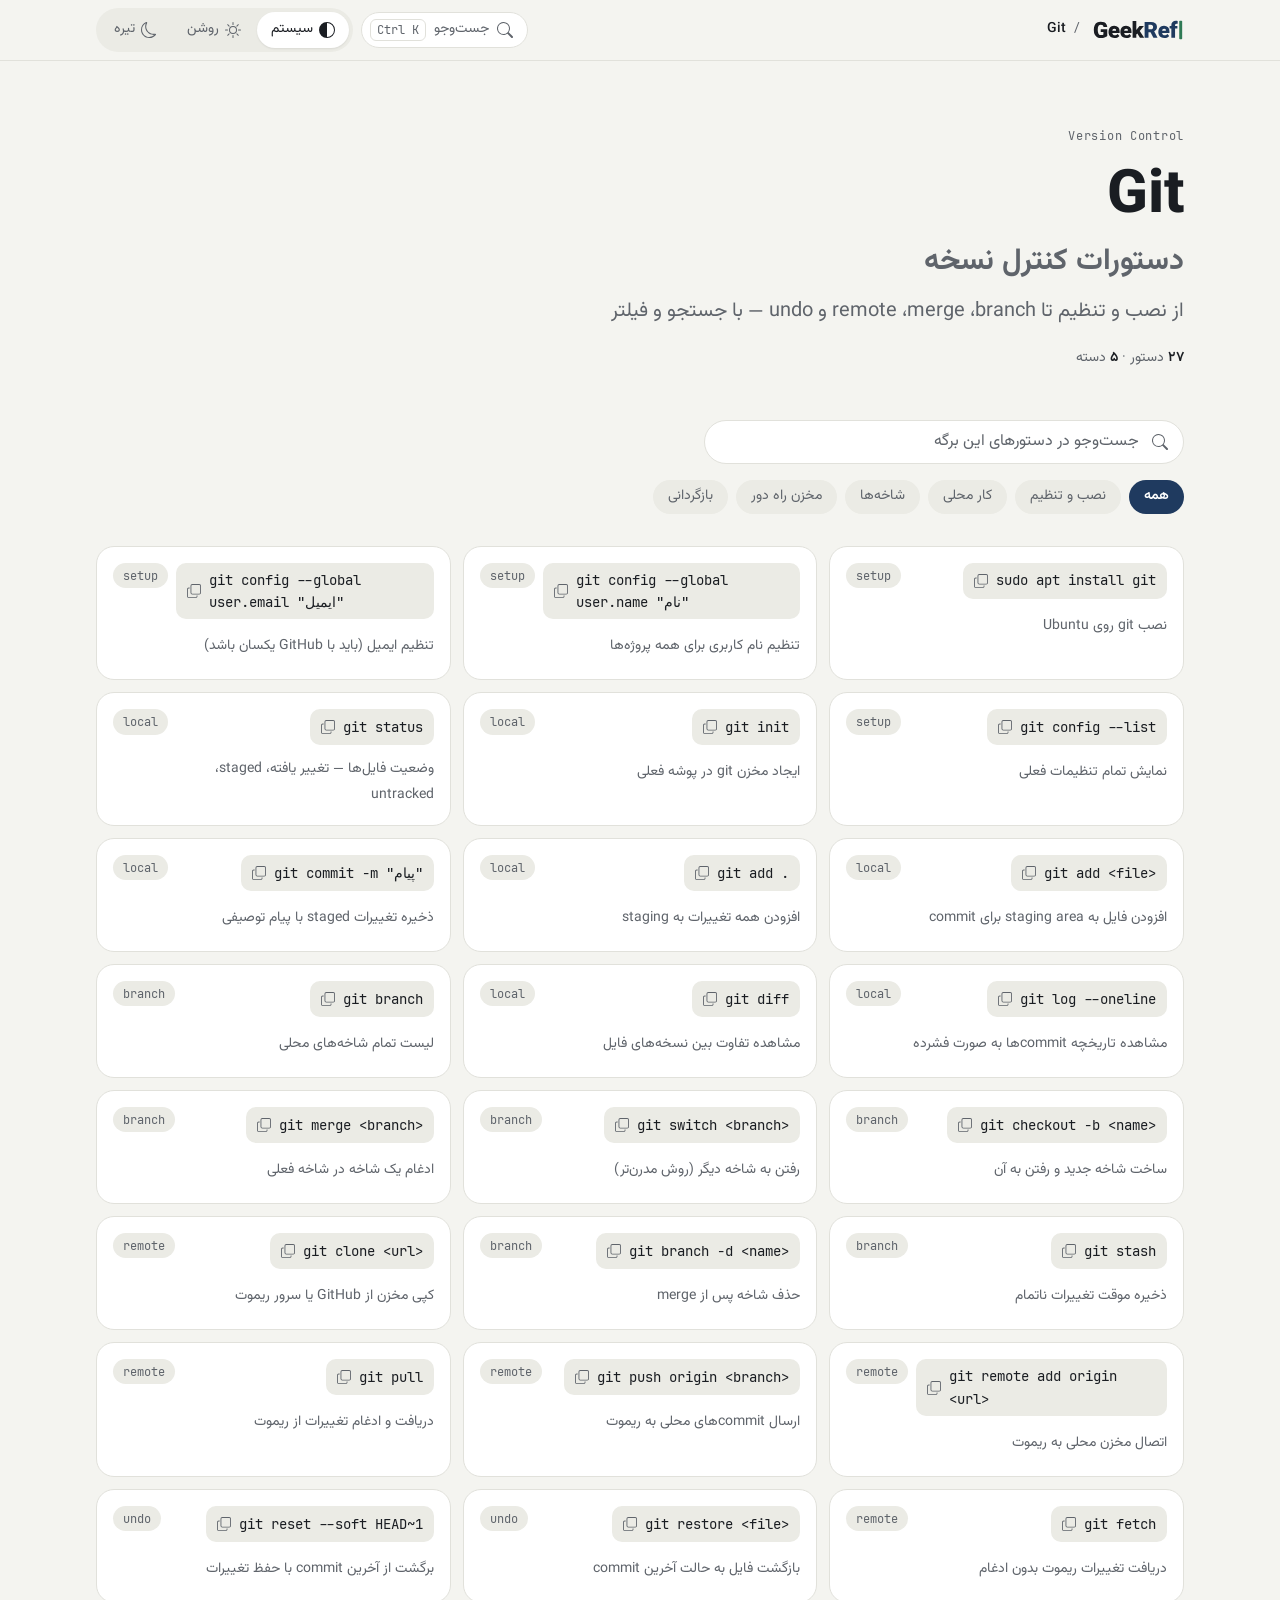
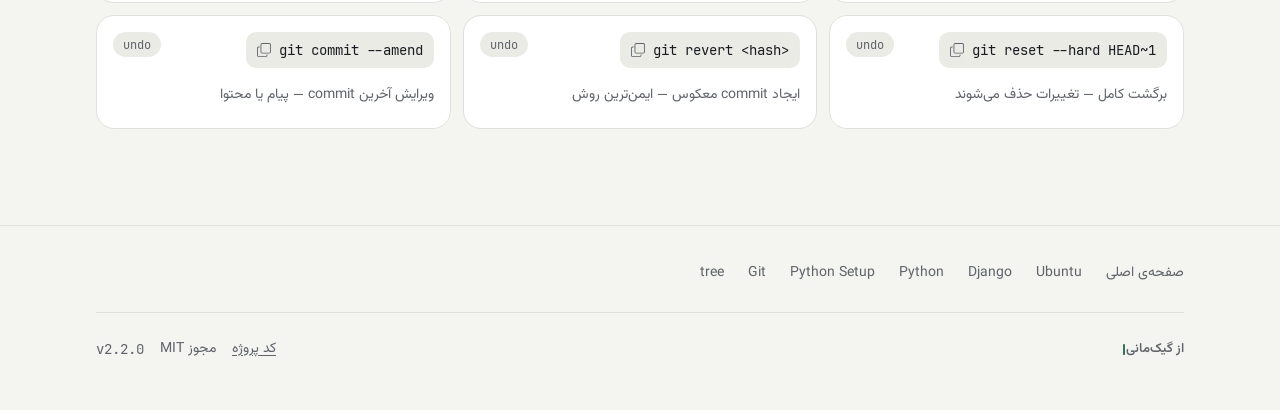
<file: cheatsheets/git.html>
<!DOCTYPE html>
<html lang="fa" dir="rtl">
<head>
<meta charset="utf-8">
<meta name="viewport" content="width=device-width, initial-scale=1">
<script>(function(){try{var t=localStorage.getItem('gr-theme');if(t==='light'||t==='dark')document.documentElement.setAttribute('data-theme',t);}catch(e){}})();</script>
<title>Git · دستورات کنترل نسخه | GeekRef</title>
<meta name="description" content="از نصب و تنظیم تا branch، merge، remote و undo — با جستجو و فیلتر">
<meta name="generator" content="GeekRef build 2.2.0 (do not edit; source: data/sheets)">
<link rel="canonical" href="https://mani-imani.github.io/GeekRef/cheatsheets/git.html">
<link rel="icon" type="image/svg+xml" sizes="32x32" href="../assets/brand/geekref-icon-32.svg">
<link rel="icon" type="image/svg+xml" sizes="16x16" href="../assets/brand/geekref-icon-16.svg">
<link rel="apple-touch-icon" href="../assets/brand/geekref-touch-180.png">
<link rel="manifest" href="../manifest.webmanifest">
<meta name="apple-mobile-web-app-title" content="GeekRef">
<meta name="theme-color" content="#F4F4F0" media="(prefers-color-scheme: light)">
<meta name="theme-color" content="#0E1217" media="(prefers-color-scheme: dark)">
<meta property="og:type" content="website">
<meta property="og:site_name" content="GeekRef">
<meta property="og:locale" content="fa_IR">
<meta property="og:title" content="Git · دستورات کنترل نسخه | GeekRef">
<meta property="og:description" content="از نصب و تنظیم تا branch، merge، remote و undo — با جستجو و فیلتر">
<meta property="og:url" content="https://mani-imani.github.io/GeekRef/cheatsheets/git.html">
<meta property="og:image" content="https://mani-imani.github.io/GeekRef/assets/og-image.png">
<meta property="og:image:width" content="1200">
<meta property="og:image:height" content="630">
<meta name="twitter:card" content="summary_large_image">
<link rel="preload" href="../fonts/vazirmatn/Vazirmatn-Regular.woff2" as="font" type="font/woff2" crossorigin>
<link rel="stylesheet" href="../css/geek.css">
<link rel="stylesheet" href="../css/geekref.css">
<script src="../js/geekref.js" defer></script>
</head>
<body>
<a class="gr-skip" href="#main">رفتن به محتوا</a>
<header class="gr-header">
  <div class="gm-page gr-header-in">
   <div class="gr-brand-row">
    <a class="gr-brand" href="../index.html" aria-label="GeekRef، صفحه‌ی اصلی">
     <img class="gr-wm--light" src="../assets/brand/geekref-wordmark-light.svg" alt="" width="92" height="22">
     <img class="gr-wm--dark" src="../assets/brand/geekref-wordmark-dark.svg" alt="" width="92" height="22">
    </a>
    <nav class="gr-crumb" aria-label="مسیر"><span aria-hidden="true">/</span><span aria-current="page"><bdi>Git</bdi></span></nav>
   </div>
   <div class="gr-actions">
    <button type="button" class="gr-search-btn" data-gr-search aria-label="جست‌وجو در دستورها" aria-keyshortcuts="Control+K Meta+K /"><svg class="gr-ic" viewBox="0 0 16 16" aria-hidden="true" focusable="false"><path d="M11.742 10.344a6.5 6.5 0 1 0-1.397 1.398h-.001q.044.06.098.115l3.85 3.85a1 1 0 0 0 1.415-1.414l-3.85-3.85a1 1 0 0 0-.115-.1zM12 6.5a5.5 5.5 0 1 1-11 0 5.5 5.5 0 0 1 11 0"/></svg><span>جست‌وجو</span><kbd dir="ltr" data-gr-kbd>Ctrl K</kbd></button>
    <div class="gm-seg gr-theme" role="group" aria-label="پوسته">
     <button type="button" data-theme-set="system" aria-pressed="true" title="پیروی از سیستم"><svg class="gr-ic" viewBox="0 0 16 16" aria-hidden="true" focusable="false"><path d="M8 15A7 7 0 1 0 8 1zm0 1A8 8 0 1 1 8 0a8 8 0 0 1 0 16"/></svg><span>سیستم</span></button>
     <button type="button" data-theme-set="light" aria-pressed="false" title="روشن"><svg class="gr-ic" viewBox="0 0 16 16" aria-hidden="true" focusable="false"><path d="M8 11a3 3 0 1 1 0-6 3 3 0 0 1 0 6m0 1a4 4 0 1 0 0-8 4 4 0 0 0 0 8M8 0a.5.5 0 0 1 .5.5v2a.5.5 0 0 1-1 0v-2A.5.5 0 0 1 8 0m0 13a.5.5 0 0 1 .5.5v2a.5.5 0 0 1-1 0v-2A.5.5 0 0 1 8 13m8-5a.5.5 0 0 1-.5.5h-2a.5.5 0 0 1 0-1h2a.5.5 0 0 1 .5.5M3 8a.5.5 0 0 1-.5.5h-2a.5.5 0 0 1 0-1h2A.5.5 0 0 1 3 8m10.657-5.657a.5.5 0 0 1 0 .707l-1.414 1.415a.5.5 0 1 1-.707-.708l1.414-1.414a.5.5 0 0 1 .707 0m-9.193 9.193a.5.5 0 0 1 0 .707L3.05 13.657a.5.5 0 0 1-.707-.707l1.414-1.414a.5.5 0 0 1 .707 0m9.193 2.121a.5.5 0 0 1-.707 0l-1.414-1.414a.5.5 0 0 1 .707-.707l1.414 1.414a.5.5 0 0 1 0 .707M4.464 4.465a.5.5 0 0 1-.707 0L2.343 3.05a.5.5 0 1 1 .707-.707l1.414 1.414a.5.5 0 0 1 0 .708"/></svg><span>روشن</span></button>
     <button type="button" data-theme-set="dark" aria-pressed="false" title="تیره"><svg class="gr-ic" viewBox="0 0 16 16" aria-hidden="true" focusable="false"><path d="M6 .278a.77.77 0 0 1 .08.858 7.2 7.2 0 0 0-.878 3.46c0 4.021 3.278 7.277 7.318 7.277q.792-.001 1.533-.16a.79.79 0 0 1 .81.316.73.73 0 0 1-.031.893A8.35 8.35 0 0 1 8.344 16C3.734 16 0 12.286 0 7.71 0 4.266 2.114 1.312 5.124.06A.75.75 0 0 1 6 .278M4.858 1.311A7.27 7.27 0 0 0 1.025 7.71c0 4.02 3.279 7.276 7.319 7.276a7.32 7.32 0 0 0 5.205-2.162q-.506.063-1.029.063c-4.61 0-8.343-3.714-8.343-8.29 0-1.167.242-2.278.681-3.286"/></svg><span>تیره</span></button>
    </div>
   </div>
  </div>
</header>
<main id="main" class="gm-page">
 <header class="gr-head">
  <p class="gr-eyebrow"><span class="gm-mono">Version Control</span></p>
  <h1><bdi>Git</bdi><span class="gr-h1-sub">دستورات کنترل نسخه</span></h1>
  <p class="gr-lede">از نصب و تنظیم تا <bdi>branch</bdi>، <bdi>merge</bdi>، <bdi>remote</bdi> و <bdi>undo</bdi> — با جستجو و فیلتر</p>
  <p class="gr-meta"><b>۲۷</b> دستور · <b>۵</b> دسته</p>
 </header>
 <div class="gr-filterbar">
   <div class="gr-field"><svg class="gr-ic" viewBox="0 0 16 16" aria-hidden="true" focusable="false"><path d="M11.742 10.344a6.5 6.5 0 1 0-1.397 1.398h-.001q.044.06.098.115l3.85 3.85a1 1 0 0 0 1.415-1.414l-3.85-3.85a1 1 0 0 0-.115-.1zM12 6.5a5.5 5.5 0 1 1-11 0 5.5 5.5 0 0 1 11 0"/></svg>
    <label class="gr-vh" for="gitSearch">جست‌وجو در دستورهای این برگه</label>
    <input class="gr-input" id="gitSearch" type="search" oninput="gitFilter()" placeholder="جست‌وجو در دستورهای این برگه" autocomplete="off" spellcheck="false">
   </div>
   <div class="gr-pills" role="group" aria-label="دسته‌بندی">
    <button type="button" aria-pressed="true" data-cat="all" onclick="gitCat('all',this)">همه</button>
    <button type="button" aria-pressed="false" data-cat="setup" onclick="gitCat('setup',this)">نصب و تنظیم</button>
    <button type="button" aria-pressed="false" data-cat="local" onclick="gitCat('local',this)">کار محلی</button>
    <button type="button" aria-pressed="false" data-cat="branch" onclick="gitCat('branch',this)">شاخه‌ها</button>
    <button type="button" aria-pressed="false" data-cat="remote" onclick="gitCat('remote',this)">مخزن راه دور</button>
    <button type="button" aria-pressed="false" data-cat="undo" onclick="gitCat('undo',this)">بازگردانی</button>
   </div>
  </div>
  <div class="git-grid" id="gitGrid">
   <article class="gm-card git-card" id="c-sudo-apt-install-git" data-cat="setup" data-text="sudo apt install git نصب">
    <div class="git-card-top"><button type="button" class="gr-cmd" data-copy="sudo apt install git" aria-label="کپی دستور sudo apt install git"><code dir="ltr">sudo apt install git</code><svg class="gr-ic" viewBox="0 0 16 16" aria-hidden="true" focusable="false"><path fill-rule="evenodd" d="M4 2a2 2 0 0 1 2-2h8a2 2 0 0 1 2 2v8a2 2 0 0 1-2 2H6a2 2 0 0 1-2-2zm2-1a1 1 0 0 0-1 1v8a1 1 0 0 0 1 1h8a1 1 0 0 0 1-1V2a1 1 0 0 0-1-1zM2 5a1 1 0 0 0-1 1v8a1 1 0 0 0 1 1h8a1 1 0 0 0 1-1v-1h1v1a2 2 0 0 1-2 2H2a2 2 0 0 1-2-2V6a2 2 0 0 1 2-2h1v1z"/></svg></button><span class="gm-chip">setup</span></div>
    <div class="git-card-foot"><p class="git-desc">نصب <bdi>git</bdi> روی <bdi>Ubuntu</bdi></p><button type="button" class="gr-link-btn" data-link="c-sudo-apt-install-git" aria-label="کپی پیوند دستور sudo apt install git" title="کپی پیوند"><svg class="gr-ic" viewBox="0 0 16 16" aria-hidden="true" focusable="false"><path d="M4.715 6.542 3.343 7.914a3 3 0 1 0 4.243 4.243l1.828-1.829A3 3 0 0 0 8.586 5.5L8 6.086a1 1 0 0 0-.154.199 2 2 0 0 1 .861 3.337L6.88 11.45a2 2 0 1 1-2.83-2.83l.793-.792a4 4 0 0 1-.128-1.287z"/><path d="M6.586 4.672A3 3 0 0 0 7.414 9.5l.775-.776a2 2 0 0 1-.896-3.346L9.12 3.55a2 2 0 1 1 2.83 2.83l-.793.792c.112.42.155.855.128 1.287l1.372-1.372a3 3 0 1 0-4.243-4.243z"/></svg></button></div>
   </article>
   <article class="gm-card git-card" id="c-git-config-global-user-name" data-cat="setup" data-text="git config --global user.name &quot;نام&quot; git config --global user.name نام کاربری">
    <div class="git-card-top"><button type="button" class="gr-cmd" data-copy="git config --global user.name &quot;نام&quot;" aria-label="کپی دستور git config --global user.name &quot;نام&quot;"><code dir="ltr">git config --global user.name "نام"</code><svg class="gr-ic" viewBox="0 0 16 16" aria-hidden="true" focusable="false"><path fill-rule="evenodd" d="M4 2a2 2 0 0 1 2-2h8a2 2 0 0 1 2 2v8a2 2 0 0 1-2 2H6a2 2 0 0 1-2-2zm2-1a1 1 0 0 0-1 1v8a1 1 0 0 0 1 1h8a1 1 0 0 0 1-1V2a1 1 0 0 0-1-1zM2 5a1 1 0 0 0-1 1v8a1 1 0 0 0 1 1h8a1 1 0 0 0 1-1v-1h1v1a2 2 0 0 1-2 2H2a2 2 0 0 1-2-2V6a2 2 0 0 1 2-2h1v1z"/></svg></button><span class="gm-chip">setup</span></div>
    <div class="git-card-foot"><p class="git-desc">تنظیم نام کاربری برای همه پروژه‌ها</p><button type="button" class="gr-link-btn" data-link="c-git-config-global-user-name" aria-label="کپی پیوند دستور git config --global user.name &quot;نام&quot;" title="کپی پیوند"><svg class="gr-ic" viewBox="0 0 16 16" aria-hidden="true" focusable="false"><path d="M4.715 6.542 3.343 7.914a3 3 0 1 0 4.243 4.243l1.828-1.829A3 3 0 0 0 8.586 5.5L8 6.086a1 1 0 0 0-.154.199 2 2 0 0 1 .861 3.337L6.88 11.45a2 2 0 1 1-2.83-2.83l.793-.792a4 4 0 0 1-.128-1.287z"/><path d="M6.586 4.672A3 3 0 0 0 7.414 9.5l.775-.776a2 2 0 0 1-.896-3.346L9.12 3.55a2 2 0 1 1 2.83 2.83l-.793.792c.112.42.155.855.128 1.287l1.372-1.372a3 3 0 1 0-4.243-4.243z"/></svg></button></div>
   </article>
   <article class="gm-card git-card" id="c-git-config-global-user-email" data-cat="setup" data-text="git config --global user.email &quot;ایمیل&quot; git config --global user.email ایمیل">
    <div class="git-card-top"><button type="button" class="gr-cmd" data-copy="git config --global user.email &quot;ایمیل&quot;" aria-label="کپی دستور git config --global user.email &quot;ایمیل&quot;"><code dir="ltr">git config --global user.email "ایمیل"</code><svg class="gr-ic" viewBox="0 0 16 16" aria-hidden="true" focusable="false"><path fill-rule="evenodd" d="M4 2a2 2 0 0 1 2-2h8a2 2 0 0 1 2 2v8a2 2 0 0 1-2 2H6a2 2 0 0 1-2-2zm2-1a1 1 0 0 0-1 1v8a1 1 0 0 0 1 1h8a1 1 0 0 0 1-1V2a1 1 0 0 0-1-1zM2 5a1 1 0 0 0-1 1v8a1 1 0 0 0 1 1h8a1 1 0 0 0 1-1v-1h1v1a2 2 0 0 1-2 2H2a2 2 0 0 1-2-2V6a2 2 0 0 1 2-2h1v1z"/></svg></button><span class="gm-chip">setup</span></div>
    <div class="git-card-foot"><p class="git-desc">تنظیم ایمیل (باید با <bdi>GitHub</bdi> یکسان باشد)</p><button type="button" class="gr-link-btn" data-link="c-git-config-global-user-email" aria-label="کپی پیوند دستور git config --global user.email &quot;ایمیل&quot;" title="کپی پیوند"><svg class="gr-ic" viewBox="0 0 16 16" aria-hidden="true" focusable="false"><path d="M4.715 6.542 3.343 7.914a3 3 0 1 0 4.243 4.243l1.828-1.829A3 3 0 0 0 8.586 5.5L8 6.086a1 1 0 0 0-.154.199 2 2 0 0 1 .861 3.337L6.88 11.45a2 2 0 1 1-2.83-2.83l.793-.792a4 4 0 0 1-.128-1.287z"/><path d="M6.586 4.672A3 3 0 0 0 7.414 9.5l.775-.776a2 2 0 0 1-.896-3.346L9.12 3.55a2 2 0 1 1 2.83 2.83l-.793.792c.112.42.155.855.128 1.287l1.372-1.372a3 3 0 1 0-4.243-4.243z"/></svg></button></div>
   </article>
   <article class="gm-card git-card" id="c-git-config-list" data-cat="setup" data-text="git config --list نمایش تنظیمات">
    <div class="git-card-top"><button type="button" class="gr-cmd" data-copy="git config --list" aria-label="کپی دستور git config --list"><code dir="ltr">git config --list</code><svg class="gr-ic" viewBox="0 0 16 16" aria-hidden="true" focusable="false"><path fill-rule="evenodd" d="M4 2a2 2 0 0 1 2-2h8a2 2 0 0 1 2 2v8a2 2 0 0 1-2 2H6a2 2 0 0 1-2-2zm2-1a1 1 0 0 0-1 1v8a1 1 0 0 0 1 1h8a1 1 0 0 0 1-1V2a1 1 0 0 0-1-1zM2 5a1 1 0 0 0-1 1v8a1 1 0 0 0 1 1h8a1 1 0 0 0 1-1v-1h1v1a2 2 0 0 1-2 2H2a2 2 0 0 1-2-2V6a2 2 0 0 1 2-2h1v1z"/></svg></button><span class="gm-chip">setup</span></div>
    <div class="git-card-foot"><p class="git-desc">نمایش تمام تنظیمات فعلی</p><button type="button" class="gr-link-btn" data-link="c-git-config-list" aria-label="کپی پیوند دستور git config --list" title="کپی پیوند"><svg class="gr-ic" viewBox="0 0 16 16" aria-hidden="true" focusable="false"><path d="M4.715 6.542 3.343 7.914a3 3 0 1 0 4.243 4.243l1.828-1.829A3 3 0 0 0 8.586 5.5L8 6.086a1 1 0 0 0-.154.199 2 2 0 0 1 .861 3.337L6.88 11.45a2 2 0 1 1-2.83-2.83l.793-.792a4 4 0 0 1-.128-1.287z"/><path d="M6.586 4.672A3 3 0 0 0 7.414 9.5l.775-.776a2 2 0 0 1-.896-3.346L9.12 3.55a2 2 0 1 1 2.83 2.83l-.793.792c.112.42.155.855.128 1.287l1.372-1.372a3 3 0 1 0-4.243-4.243z"/></svg></button></div>
   </article>
   <article class="gm-card git-card" id="c-git-init" data-cat="local" data-text="git init ایجاد مخزن">
    <div class="git-card-top"><button type="button" class="gr-cmd" data-copy="git init" aria-label="کپی دستور git init"><code dir="ltr">git init</code><svg class="gr-ic" viewBox="0 0 16 16" aria-hidden="true" focusable="false"><path fill-rule="evenodd" d="M4 2a2 2 0 0 1 2-2h8a2 2 0 0 1 2 2v8a2 2 0 0 1-2 2H6a2 2 0 0 1-2-2zm2-1a1 1 0 0 0-1 1v8a1 1 0 0 0 1 1h8a1 1 0 0 0 1-1V2a1 1 0 0 0-1-1zM2 5a1 1 0 0 0-1 1v8a1 1 0 0 0 1 1h8a1 1 0 0 0 1-1v-1h1v1a2 2 0 0 1-2 2H2a2 2 0 0 1-2-2V6a2 2 0 0 1 2-2h1v1z"/></svg></button><span class="gm-chip">local</span></div>
    <div class="git-card-foot"><p class="git-desc">ایجاد مخزن <bdi>git</bdi> در پوشه فعلی</p><button type="button" class="gr-link-btn" data-link="c-git-init" aria-label="کپی پیوند دستور git init" title="کپی پیوند"><svg class="gr-ic" viewBox="0 0 16 16" aria-hidden="true" focusable="false"><path d="M4.715 6.542 3.343 7.914a3 3 0 1 0 4.243 4.243l1.828-1.829A3 3 0 0 0 8.586 5.5L8 6.086a1 1 0 0 0-.154.199 2 2 0 0 1 .861 3.337L6.88 11.45a2 2 0 1 1-2.83-2.83l.793-.792a4 4 0 0 1-.128-1.287z"/><path d="M6.586 4.672A3 3 0 0 0 7.414 9.5l.775-.776a2 2 0 0 1-.896-3.346L9.12 3.55a2 2 0 1 1 2.83 2.83l-.793.792c.112.42.155.855.128 1.287l1.372-1.372a3 3 0 1 0-4.243-4.243z"/></svg></button></div>
   </article>
   <article class="gm-card git-card" id="c-git-status" data-cat="local" data-text="git status وضعیت فایل‌ها">
    <div class="git-card-top"><button type="button" class="gr-cmd" data-copy="git status" aria-label="کپی دستور git status"><code dir="ltr">git status</code><svg class="gr-ic" viewBox="0 0 16 16" aria-hidden="true" focusable="false"><path fill-rule="evenodd" d="M4 2a2 2 0 0 1 2-2h8a2 2 0 0 1 2 2v8a2 2 0 0 1-2 2H6a2 2 0 0 1-2-2zm2-1a1 1 0 0 0-1 1v8a1 1 0 0 0 1 1h8a1 1 0 0 0 1-1V2a1 1 0 0 0-1-1zM2 5a1 1 0 0 0-1 1v8a1 1 0 0 0 1 1h8a1 1 0 0 0 1-1v-1h1v1a2 2 0 0 1-2 2H2a2 2 0 0 1-2-2V6a2 2 0 0 1 2-2h1v1z"/></svg></button><span class="gm-chip">local</span></div>
    <div class="git-card-foot"><p class="git-desc">وضعیت فایل‌ها — تغییر یافته، <bdi>staged</bdi>، <bdi>untracked</bdi></p><button type="button" class="gr-link-btn" data-link="c-git-status" aria-label="کپی پیوند دستور git status" title="کپی پیوند"><svg class="gr-ic" viewBox="0 0 16 16" aria-hidden="true" focusable="false"><path d="M4.715 6.542 3.343 7.914a3 3 0 1 0 4.243 4.243l1.828-1.829A3 3 0 0 0 8.586 5.5L8 6.086a1 1 0 0 0-.154.199 2 2 0 0 1 .861 3.337L6.88 11.45a2 2 0 1 1-2.83-2.83l.793-.792a4 4 0 0 1-.128-1.287z"/><path d="M6.586 4.672A3 3 0 0 0 7.414 9.5l.775-.776a2 2 0 0 1-.896-3.346L9.12 3.55a2 2 0 1 1 2.83 2.83l-.793.792c.112.42.155.855.128 1.287l1.372-1.372a3 3 0 1 0-4.243-4.243z"/></svg></button></div>
   </article>
   <article class="gm-card git-card" id="c-git-add-file" data-cat="local" data-text="git add &lt;file&gt; git add افزودن فایل staging">
    <div class="git-card-top"><button type="button" class="gr-cmd" data-copy="git add &lt;file&gt;" aria-label="کپی دستور git add &lt;file&gt;"><code dir="ltr">git add &lt;file&gt;</code><svg class="gr-ic" viewBox="0 0 16 16" aria-hidden="true" focusable="false"><path fill-rule="evenodd" d="M4 2a2 2 0 0 1 2-2h8a2 2 0 0 1 2 2v8a2 2 0 0 1-2 2H6a2 2 0 0 1-2-2zm2-1a1 1 0 0 0-1 1v8a1 1 0 0 0 1 1h8a1 1 0 0 0 1-1V2a1 1 0 0 0-1-1zM2 5a1 1 0 0 0-1 1v8a1 1 0 0 0 1 1h8a1 1 0 0 0 1-1v-1h1v1a2 2 0 0 1-2 2H2a2 2 0 0 1-2-2V6a2 2 0 0 1 2-2h1v1z"/></svg></button><span class="gm-chip">local</span></div>
    <div class="git-card-foot"><p class="git-desc">افزودن فایل به <bdi>staging area</bdi> برای <bdi>commit</bdi></p><button type="button" class="gr-link-btn" data-link="c-git-add-file" aria-label="کپی پیوند دستور git add &lt;file&gt;" title="کپی پیوند"><svg class="gr-ic" viewBox="0 0 16 16" aria-hidden="true" focusable="false"><path d="M4.715 6.542 3.343 7.914a3 3 0 1 0 4.243 4.243l1.828-1.829A3 3 0 0 0 8.586 5.5L8 6.086a1 1 0 0 0-.154.199 2 2 0 0 1 .861 3.337L6.88 11.45a2 2 0 1 1-2.83-2.83l.793-.792a4 4 0 0 1-.128-1.287z"/><path d="M6.586 4.672A3 3 0 0 0 7.414 9.5l.775-.776a2 2 0 0 1-.896-3.346L9.12 3.55a2 2 0 1 1 2.83 2.83l-.793.792c.112.42.155.855.128 1.287l1.372-1.372a3 3 0 1 0-4.243-4.243z"/></svg></button></div>
   </article>
   <article class="gm-card git-card" id="c-git-add" data-cat="local" data-text="git add . همه فایل‌ها">
    <div class="git-card-top"><button type="button" class="gr-cmd" data-copy="git add ." aria-label="کپی دستور git add ."><code dir="ltr">git add .</code><svg class="gr-ic" viewBox="0 0 16 16" aria-hidden="true" focusable="false"><path fill-rule="evenodd" d="M4 2a2 2 0 0 1 2-2h8a2 2 0 0 1 2 2v8a2 2 0 0 1-2 2H6a2 2 0 0 1-2-2zm2-1a1 1 0 0 0-1 1v8a1 1 0 0 0 1 1h8a1 1 0 0 0 1-1V2a1 1 0 0 0-1-1zM2 5a1 1 0 0 0-1 1v8a1 1 0 0 0 1 1h8a1 1 0 0 0 1-1v-1h1v1a2 2 0 0 1-2 2H2a2 2 0 0 1-2-2V6a2 2 0 0 1 2-2h1v1z"/></svg></button><span class="gm-chip">local</span></div>
    <div class="git-card-foot"><p class="git-desc">افزودن همه تغییرات به <bdi>staging</bdi></p><button type="button" class="gr-link-btn" data-link="c-git-add" aria-label="کپی پیوند دستور git add ." title="کپی پیوند"><svg class="gr-ic" viewBox="0 0 16 16" aria-hidden="true" focusable="false"><path d="M4.715 6.542 3.343 7.914a3 3 0 1 0 4.243 4.243l1.828-1.829A3 3 0 0 0 8.586 5.5L8 6.086a1 1 0 0 0-.154.199 2 2 0 0 1 .861 3.337L6.88 11.45a2 2 0 1 1-2.83-2.83l.793-.792a4 4 0 0 1-.128-1.287z"/><path d="M6.586 4.672A3 3 0 0 0 7.414 9.5l.775-.776a2 2 0 0 1-.896-3.346L9.12 3.55a2 2 0 1 1 2.83 2.83l-.793.792c.112.42.155.855.128 1.287l1.372-1.372a3 3 0 1 0-4.243-4.243z"/></svg></button></div>
   </article>
   <article class="gm-card git-card" id="c-git-commit-m" data-cat="local" data-text="git commit -m &quot;پیام&quot; git commit ذخیره تغییرات پیام">
    <div class="git-card-top"><button type="button" class="gr-cmd" data-copy="git commit -m &quot;پیام&quot;" aria-label="کپی دستور git commit -m &quot;پیام&quot;"><code dir="ltr">git commit -m "پیام"</code><svg class="gr-ic" viewBox="0 0 16 16" aria-hidden="true" focusable="false"><path fill-rule="evenodd" d="M4 2a2 2 0 0 1 2-2h8a2 2 0 0 1 2 2v8a2 2 0 0 1-2 2H6a2 2 0 0 1-2-2zm2-1a1 1 0 0 0-1 1v8a1 1 0 0 0 1 1h8a1 1 0 0 0 1-1V2a1 1 0 0 0-1-1zM2 5a1 1 0 0 0-1 1v8a1 1 0 0 0 1 1h8a1 1 0 0 0 1-1v-1h1v1a2 2 0 0 1-2 2H2a2 2 0 0 1-2-2V6a2 2 0 0 1 2-2h1v1z"/></svg></button><span class="gm-chip">local</span></div>
    <div class="git-card-foot"><p class="git-desc">ذخیره تغییرات <bdi>staged</bdi> با پیام توصیفی</p><button type="button" class="gr-link-btn" data-link="c-git-commit-m" aria-label="کپی پیوند دستور git commit -m &quot;پیام&quot;" title="کپی پیوند"><svg class="gr-ic" viewBox="0 0 16 16" aria-hidden="true" focusable="false"><path d="M4.715 6.542 3.343 7.914a3 3 0 1 0 4.243 4.243l1.828-1.829A3 3 0 0 0 8.586 5.5L8 6.086a1 1 0 0 0-.154.199 2 2 0 0 1 .861 3.337L6.88 11.45a2 2 0 1 1-2.83-2.83l.793-.792a4 4 0 0 1-.128-1.287z"/><path d="M6.586 4.672A3 3 0 0 0 7.414 9.5l.775-.776a2 2 0 0 1-.896-3.346L9.12 3.55a2 2 0 1 1 2.83 2.83l-.793.792c.112.42.155.855.128 1.287l1.372-1.372a3 3 0 1 0-4.243-4.243z"/></svg></button></div>
   </article>
   <article class="gm-card git-card" id="c-git-log-oneline" data-cat="local" data-text="git log --oneline git log تاریخچه commit">
    <div class="git-card-top"><button type="button" class="gr-cmd" data-copy="git log --oneline" aria-label="کپی دستور git log --oneline"><code dir="ltr">git log --oneline</code><svg class="gr-ic" viewBox="0 0 16 16" aria-hidden="true" focusable="false"><path fill-rule="evenodd" d="M4 2a2 2 0 0 1 2-2h8a2 2 0 0 1 2 2v8a2 2 0 0 1-2 2H6a2 2 0 0 1-2-2zm2-1a1 1 0 0 0-1 1v8a1 1 0 0 0 1 1h8a1 1 0 0 0 1-1V2a1 1 0 0 0-1-1zM2 5a1 1 0 0 0-1 1v8a1 1 0 0 0 1 1h8a1 1 0 0 0 1-1v-1h1v1a2 2 0 0 1-2 2H2a2 2 0 0 1-2-2V6a2 2 0 0 1 2-2h1v1z"/></svg></button><span class="gm-chip">local</span></div>
    <div class="git-card-foot"><p class="git-desc">مشاهده تاریخچه <bdi>commit</bdi>‌ها به صورت فشرده</p><button type="button" class="gr-link-btn" data-link="c-git-log-oneline" aria-label="کپی پیوند دستور git log --oneline" title="کپی پیوند"><svg class="gr-ic" viewBox="0 0 16 16" aria-hidden="true" focusable="false"><path d="M4.715 6.542 3.343 7.914a3 3 0 1 0 4.243 4.243l1.828-1.829A3 3 0 0 0 8.586 5.5L8 6.086a1 1 0 0 0-.154.199 2 2 0 0 1 .861 3.337L6.88 11.45a2 2 0 1 1-2.83-2.83l.793-.792a4 4 0 0 1-.128-1.287z"/><path d="M6.586 4.672A3 3 0 0 0 7.414 9.5l.775-.776a2 2 0 0 1-.896-3.346L9.12 3.55a2 2 0 1 1 2.83 2.83l-.793.792c.112.42.155.855.128 1.287l1.372-1.372a3 3 0 1 0-4.243-4.243z"/></svg></button></div>
   </article>
   <article class="gm-card git-card" id="c-git-diff" data-cat="local" data-text="git diff تفاوت نسخه فایل">
    <div class="git-card-top"><button type="button" class="gr-cmd" data-copy="git diff" aria-label="کپی دستور git diff"><code dir="ltr">git diff</code><svg class="gr-ic" viewBox="0 0 16 16" aria-hidden="true" focusable="false"><path fill-rule="evenodd" d="M4 2a2 2 0 0 1 2-2h8a2 2 0 0 1 2 2v8a2 2 0 0 1-2 2H6a2 2 0 0 1-2-2zm2-1a1 1 0 0 0-1 1v8a1 1 0 0 0 1 1h8a1 1 0 0 0 1-1V2a1 1 0 0 0-1-1zM2 5a1 1 0 0 0-1 1v8a1 1 0 0 0 1 1h8a1 1 0 0 0 1-1v-1h1v1a2 2 0 0 1-2 2H2a2 2 0 0 1-2-2V6a2 2 0 0 1 2-2h1v1z"/></svg></button><span class="gm-chip">local</span></div>
    <div class="git-card-foot"><p class="git-desc">مشاهده تفاوت بین نسخه‌های فایل</p><button type="button" class="gr-link-btn" data-link="c-git-diff" aria-label="کپی پیوند دستور git diff" title="کپی پیوند"><svg class="gr-ic" viewBox="0 0 16 16" aria-hidden="true" focusable="false"><path d="M4.715 6.542 3.343 7.914a3 3 0 1 0 4.243 4.243l1.828-1.829A3 3 0 0 0 8.586 5.5L8 6.086a1 1 0 0 0-.154.199 2 2 0 0 1 .861 3.337L6.88 11.45a2 2 0 1 1-2.83-2.83l.793-.792a4 4 0 0 1-.128-1.287z"/><path d="M6.586 4.672A3 3 0 0 0 7.414 9.5l.775-.776a2 2 0 0 1-.896-3.346L9.12 3.55a2 2 0 1 1 2.83 2.83l-.793.792c.112.42.155.855.128 1.287l1.372-1.372a3 3 0 1 0-4.243-4.243z"/></svg></button></div>
   </article>
   <article class="gm-card git-card" id="c-git-branch" data-cat="branch" data-text="git branch لیست شاخه">
    <div class="git-card-top"><button type="button" class="gr-cmd" data-copy="git branch" aria-label="کپی دستور git branch"><code dir="ltr">git branch</code><svg class="gr-ic" viewBox="0 0 16 16" aria-hidden="true" focusable="false"><path fill-rule="evenodd" d="M4 2a2 2 0 0 1 2-2h8a2 2 0 0 1 2 2v8a2 2 0 0 1-2 2H6a2 2 0 0 1-2-2zm2-1a1 1 0 0 0-1 1v8a1 1 0 0 0 1 1h8a1 1 0 0 0 1-1V2a1 1 0 0 0-1-1zM2 5a1 1 0 0 0-1 1v8a1 1 0 0 0 1 1h8a1 1 0 0 0 1-1v-1h1v1a2 2 0 0 1-2 2H2a2 2 0 0 1-2-2V6a2 2 0 0 1 2-2h1v1z"/></svg></button><span class="gm-chip">branch</span></div>
    <div class="git-card-foot"><p class="git-desc">لیست تمام شاخه‌های محلی</p><button type="button" class="gr-link-btn" data-link="c-git-branch" aria-label="کپی پیوند دستور git branch" title="کپی پیوند"><svg class="gr-ic" viewBox="0 0 16 16" aria-hidden="true" focusable="false"><path d="M4.715 6.542 3.343 7.914a3 3 0 1 0 4.243 4.243l1.828-1.829A3 3 0 0 0 8.586 5.5L8 6.086a1 1 0 0 0-.154.199 2 2 0 0 1 .861 3.337L6.88 11.45a2 2 0 1 1-2.83-2.83l.793-.792a4 4 0 0 1-.128-1.287z"/><path d="M6.586 4.672A3 3 0 0 0 7.414 9.5l.775-.776a2 2 0 0 1-.896-3.346L9.12 3.55a2 2 0 1 1 2.83 2.83l-.793.792c.112.42.155.855.128 1.287l1.372-1.372a3 3 0 1 0-4.243-4.243z"/></svg></button></div>
   </article>
   <article class="gm-card git-card" id="c-git-checkout-b-name" data-cat="branch" data-text="git checkout -b &lt;name&gt; git checkout -b ساخت شاخه جدید">
    <div class="git-card-top"><button type="button" class="gr-cmd" data-copy="git checkout -b &lt;name&gt;" aria-label="کپی دستور git checkout -b &lt;name&gt;"><code dir="ltr">git checkout -b &lt;name&gt;</code><svg class="gr-ic" viewBox="0 0 16 16" aria-hidden="true" focusable="false"><path fill-rule="evenodd" d="M4 2a2 2 0 0 1 2-2h8a2 2 0 0 1 2 2v8a2 2 0 0 1-2 2H6a2 2 0 0 1-2-2zm2-1a1 1 0 0 0-1 1v8a1 1 0 0 0 1 1h8a1 1 0 0 0 1-1V2a1 1 0 0 0-1-1zM2 5a1 1 0 0 0-1 1v8a1 1 0 0 0 1 1h8a1 1 0 0 0 1-1v-1h1v1a2 2 0 0 1-2 2H2a2 2 0 0 1-2-2V6a2 2 0 0 1 2-2h1v1z"/></svg></button><span class="gm-chip">branch</span></div>
    <div class="git-card-foot"><p class="git-desc">ساخت شاخه جدید و رفتن به آن</p><button type="button" class="gr-link-btn" data-link="c-git-checkout-b-name" aria-label="کپی پیوند دستور git checkout -b &lt;name&gt;" title="کپی پیوند"><svg class="gr-ic" viewBox="0 0 16 16" aria-hidden="true" focusable="false"><path d="M4.715 6.542 3.343 7.914a3 3 0 1 0 4.243 4.243l1.828-1.829A3 3 0 0 0 8.586 5.5L8 6.086a1 1 0 0 0-.154.199 2 2 0 0 1 .861 3.337L6.88 11.45a2 2 0 1 1-2.83-2.83l.793-.792a4 4 0 0 1-.128-1.287z"/><path d="M6.586 4.672A3 3 0 0 0 7.414 9.5l.775-.776a2 2 0 0 1-.896-3.346L9.12 3.55a2 2 0 1 1 2.83 2.83l-.793.792c.112.42.155.855.128 1.287l1.372-1.372a3 3 0 1 0-4.243-4.243z"/></svg></button></div>
   </article>
   <article class="gm-card git-card" id="c-git-switch-branch" data-cat="branch" data-text="git switch &lt;branch&gt; git switch جابجایی شاخه">
    <div class="git-card-top"><button type="button" class="gr-cmd" data-copy="git switch &lt;branch&gt;" aria-label="کپی دستور git switch &lt;branch&gt;"><code dir="ltr">git switch &lt;branch&gt;</code><svg class="gr-ic" viewBox="0 0 16 16" aria-hidden="true" focusable="false"><path fill-rule="evenodd" d="M4 2a2 2 0 0 1 2-2h8a2 2 0 0 1 2 2v8a2 2 0 0 1-2 2H6a2 2 0 0 1-2-2zm2-1a1 1 0 0 0-1 1v8a1 1 0 0 0 1 1h8a1 1 0 0 0 1-1V2a1 1 0 0 0-1-1zM2 5a1 1 0 0 0-1 1v8a1 1 0 0 0 1 1h8a1 1 0 0 0 1-1v-1h1v1a2 2 0 0 1-2 2H2a2 2 0 0 1-2-2V6a2 2 0 0 1 2-2h1v1z"/></svg></button><span class="gm-chip">branch</span></div>
    <div class="git-card-foot"><p class="git-desc">رفتن به شاخه دیگر (روش مدرن‌تر)</p><button type="button" class="gr-link-btn" data-link="c-git-switch-branch" aria-label="کپی پیوند دستور git switch &lt;branch&gt;" title="کپی پیوند"><svg class="gr-ic" viewBox="0 0 16 16" aria-hidden="true" focusable="false"><path d="M4.715 6.542 3.343 7.914a3 3 0 1 0 4.243 4.243l1.828-1.829A3 3 0 0 0 8.586 5.5L8 6.086a1 1 0 0 0-.154.199 2 2 0 0 1 .861 3.337L6.88 11.45a2 2 0 1 1-2.83-2.83l.793-.792a4 4 0 0 1-.128-1.287z"/><path d="M6.586 4.672A3 3 0 0 0 7.414 9.5l.775-.776a2 2 0 0 1-.896-3.346L9.12 3.55a2 2 0 1 1 2.83 2.83l-.793.792c.112.42.155.855.128 1.287l1.372-1.372a3 3 0 1 0-4.243-4.243z"/></svg></button></div>
   </article>
   <article class="gm-card git-card" id="c-git-merge-branch" data-cat="branch" data-text="git merge &lt;branch&gt; git merge ادغام شاخه">
    <div class="git-card-top"><button type="button" class="gr-cmd" data-copy="git merge &lt;branch&gt;" aria-label="کپی دستور git merge &lt;branch&gt;"><code dir="ltr">git merge &lt;branch&gt;</code><svg class="gr-ic" viewBox="0 0 16 16" aria-hidden="true" focusable="false"><path fill-rule="evenodd" d="M4 2a2 2 0 0 1 2-2h8a2 2 0 0 1 2 2v8a2 2 0 0 1-2 2H6a2 2 0 0 1-2-2zm2-1a1 1 0 0 0-1 1v8a1 1 0 0 0 1 1h8a1 1 0 0 0 1-1V2a1 1 0 0 0-1-1zM2 5a1 1 0 0 0-1 1v8a1 1 0 0 0 1 1h8a1 1 0 0 0 1-1v-1h1v1a2 2 0 0 1-2 2H2a2 2 0 0 1-2-2V6a2 2 0 0 1 2-2h1v1z"/></svg></button><span class="gm-chip">branch</span></div>
    <div class="git-card-foot"><p class="git-desc">ادغام یک شاخه در شاخه فعلی</p><button type="button" class="gr-link-btn" data-link="c-git-merge-branch" aria-label="کپی پیوند دستور git merge &lt;branch&gt;" title="کپی پیوند"><svg class="gr-ic" viewBox="0 0 16 16" aria-hidden="true" focusable="false"><path d="M4.715 6.542 3.343 7.914a3 3 0 1 0 4.243 4.243l1.828-1.829A3 3 0 0 0 8.586 5.5L8 6.086a1 1 0 0 0-.154.199 2 2 0 0 1 .861 3.337L6.88 11.45a2 2 0 1 1-2.83-2.83l.793-.792a4 4 0 0 1-.128-1.287z"/><path d="M6.586 4.672A3 3 0 0 0 7.414 9.5l.775-.776a2 2 0 0 1-.896-3.346L9.12 3.55a2 2 0 1 1 2.83 2.83l-.793.792c.112.42.155.855.128 1.287l1.372-1.372a3 3 0 1 0-4.243-4.243z"/></svg></button></div>
   </article>
   <article class="gm-card git-card" id="c-git-stash" data-cat="branch" data-text="git stash ذخیره موقت تغییرات">
    <div class="git-card-top"><button type="button" class="gr-cmd" data-copy="git stash" aria-label="کپی دستور git stash"><code dir="ltr">git stash</code><svg class="gr-ic" viewBox="0 0 16 16" aria-hidden="true" focusable="false"><path fill-rule="evenodd" d="M4 2a2 2 0 0 1 2-2h8a2 2 0 0 1 2 2v8a2 2 0 0 1-2 2H6a2 2 0 0 1-2-2zm2-1a1 1 0 0 0-1 1v8a1 1 0 0 0 1 1h8a1 1 0 0 0 1-1V2a1 1 0 0 0-1-1zM2 5a1 1 0 0 0-1 1v8a1 1 0 0 0 1 1h8a1 1 0 0 0 1-1v-1h1v1a2 2 0 0 1-2 2H2a2 2 0 0 1-2-2V6a2 2 0 0 1 2-2h1v1z"/></svg></button><span class="gm-chip">branch</span></div>
    <div class="git-card-foot"><p class="git-desc">ذخیره موقت تغییرات ناتمام</p><button type="button" class="gr-link-btn" data-link="c-git-stash" aria-label="کپی پیوند دستور git stash" title="کپی پیوند"><svg class="gr-ic" viewBox="0 0 16 16" aria-hidden="true" focusable="false"><path d="M4.715 6.542 3.343 7.914a3 3 0 1 0 4.243 4.243l1.828-1.829A3 3 0 0 0 8.586 5.5L8 6.086a1 1 0 0 0-.154.199 2 2 0 0 1 .861 3.337L6.88 11.45a2 2 0 1 1-2.83-2.83l.793-.792a4 4 0 0 1-.128-1.287z"/><path d="M6.586 4.672A3 3 0 0 0 7.414 9.5l.775-.776a2 2 0 0 1-.896-3.346L9.12 3.55a2 2 0 1 1 2.83 2.83l-.793.792c.112.42.155.855.128 1.287l1.372-1.372a3 3 0 1 0-4.243-4.243z"/></svg></button></div>
   </article>
   <article class="gm-card git-card" id="c-git-branch-d-name" data-cat="branch" data-text="git branch -d &lt;name&gt; git branch -d حذف شاخه">
    <div class="git-card-top"><button type="button" class="gr-cmd" data-copy="git branch -d &lt;name&gt;" aria-label="کپی دستور git branch -d &lt;name&gt;"><code dir="ltr">git branch -d &lt;name&gt;</code><svg class="gr-ic" viewBox="0 0 16 16" aria-hidden="true" focusable="false"><path fill-rule="evenodd" d="M4 2a2 2 0 0 1 2-2h8a2 2 0 0 1 2 2v8a2 2 0 0 1-2 2H6a2 2 0 0 1-2-2zm2-1a1 1 0 0 0-1 1v8a1 1 0 0 0 1 1h8a1 1 0 0 0 1-1V2a1 1 0 0 0-1-1zM2 5a1 1 0 0 0-1 1v8a1 1 0 0 0 1 1h8a1 1 0 0 0 1-1v-1h1v1a2 2 0 0 1-2 2H2a2 2 0 0 1-2-2V6a2 2 0 0 1 2-2h1v1z"/></svg></button><span class="gm-chip">branch</span></div>
    <div class="git-card-foot"><p class="git-desc">حذف شاخه پس از <bdi>merge</bdi></p><button type="button" class="gr-link-btn" data-link="c-git-branch-d-name" aria-label="کپی پیوند دستور git branch -d &lt;name&gt;" title="کپی پیوند"><svg class="gr-ic" viewBox="0 0 16 16" aria-hidden="true" focusable="false"><path d="M4.715 6.542 3.343 7.914a3 3 0 1 0 4.243 4.243l1.828-1.829A3 3 0 0 0 8.586 5.5L8 6.086a1 1 0 0 0-.154.199 2 2 0 0 1 .861 3.337L6.88 11.45a2 2 0 1 1-2.83-2.83l.793-.792a4 4 0 0 1-.128-1.287z"/><path d="M6.586 4.672A3 3 0 0 0 7.414 9.5l.775-.776a2 2 0 0 1-.896-3.346L9.12 3.55a2 2 0 1 1 2.83 2.83l-.793.792c.112.42.155.855.128 1.287l1.372-1.372a3 3 0 1 0-4.243-4.243z"/></svg></button></div>
   </article>
   <article class="gm-card git-card" id="c-git-clone-url" data-cat="remote" data-text="git clone &lt;url&gt; git clone کپی مخزن دانلود">
    <div class="git-card-top"><button type="button" class="gr-cmd" data-copy="git clone &lt;url&gt;" aria-label="کپی دستور git clone &lt;url&gt;"><code dir="ltr">git clone &lt;url&gt;</code><svg class="gr-ic" viewBox="0 0 16 16" aria-hidden="true" focusable="false"><path fill-rule="evenodd" d="M4 2a2 2 0 0 1 2-2h8a2 2 0 0 1 2 2v8a2 2 0 0 1-2 2H6a2 2 0 0 1-2-2zm2-1a1 1 0 0 0-1 1v8a1 1 0 0 0 1 1h8a1 1 0 0 0 1-1V2a1 1 0 0 0-1-1zM2 5a1 1 0 0 0-1 1v8a1 1 0 0 0 1 1h8a1 1 0 0 0 1-1v-1h1v1a2 2 0 0 1-2 2H2a2 2 0 0 1-2-2V6a2 2 0 0 1 2-2h1v1z"/></svg></button><span class="gm-chip">remote</span></div>
    <div class="git-card-foot"><p class="git-desc">کپی مخزن از <bdi>GitHub</bdi> یا سرور ریموت</p><button type="button" class="gr-link-btn" data-link="c-git-clone-url" aria-label="کپی پیوند دستور git clone &lt;url&gt;" title="کپی پیوند"><svg class="gr-ic" viewBox="0 0 16 16" aria-hidden="true" focusable="false"><path d="M4.715 6.542 3.343 7.914a3 3 0 1 0 4.243 4.243l1.828-1.829A3 3 0 0 0 8.586 5.5L8 6.086a1 1 0 0 0-.154.199 2 2 0 0 1 .861 3.337L6.88 11.45a2 2 0 1 1-2.83-2.83l.793-.792a4 4 0 0 1-.128-1.287z"/><path d="M6.586 4.672A3 3 0 0 0 7.414 9.5l.775-.776a2 2 0 0 1-.896-3.346L9.12 3.55a2 2 0 1 1 2.83 2.83l-.793.792c.112.42.155.855.128 1.287l1.372-1.372a3 3 0 1 0-4.243-4.243z"/></svg></button></div>
   </article>
   <article class="gm-card git-card" id="c-git-remote-add-origin-url" data-cat="remote" data-text="git remote add origin &lt;url&gt; git remote add origin اتصال">
    <div class="git-card-top"><button type="button" class="gr-cmd" data-copy="git remote add origin &lt;url&gt;" aria-label="کپی دستور git remote add origin &lt;url&gt;"><code dir="ltr">git remote add origin &lt;url&gt;</code><svg class="gr-ic" viewBox="0 0 16 16" aria-hidden="true" focusable="false"><path fill-rule="evenodd" d="M4 2a2 2 0 0 1 2-2h8a2 2 0 0 1 2 2v8a2 2 0 0 1-2 2H6a2 2 0 0 1-2-2zm2-1a1 1 0 0 0-1 1v8a1 1 0 0 0 1 1h8a1 1 0 0 0 1-1V2a1 1 0 0 0-1-1zM2 5a1 1 0 0 0-1 1v8a1 1 0 0 0 1 1h8a1 1 0 0 0 1-1v-1h1v1a2 2 0 0 1-2 2H2a2 2 0 0 1-2-2V6a2 2 0 0 1 2-2h1v1z"/></svg></button><span class="gm-chip">remote</span></div>
    <div class="git-card-foot"><p class="git-desc">اتصال مخزن محلی به ریموت</p><button type="button" class="gr-link-btn" data-link="c-git-remote-add-origin-url" aria-label="کپی پیوند دستور git remote add origin &lt;url&gt;" title="کپی پیوند"><svg class="gr-ic" viewBox="0 0 16 16" aria-hidden="true" focusable="false"><path d="M4.715 6.542 3.343 7.914a3 3 0 1 0 4.243 4.243l1.828-1.829A3 3 0 0 0 8.586 5.5L8 6.086a1 1 0 0 0-.154.199 2 2 0 0 1 .861 3.337L6.88 11.45a2 2 0 1 1-2.83-2.83l.793-.792a4 4 0 0 1-.128-1.287z"/><path d="M6.586 4.672A3 3 0 0 0 7.414 9.5l.775-.776a2 2 0 0 1-.896-3.346L9.12 3.55a2 2 0 1 1 2.83 2.83l-.793.792c.112.42.155.855.128 1.287l1.372-1.372a3 3 0 1 0-4.243-4.243z"/></svg></button></div>
   </article>
   <article class="gm-card git-card" id="c-git-push-origin-branch" data-cat="remote" data-text="git push origin &lt;branch&gt; git push ارسال commit آپلود">
    <div class="git-card-top"><button type="button" class="gr-cmd" data-copy="git push origin &lt;branch&gt;" aria-label="کپی دستور git push origin &lt;branch&gt;"><code dir="ltr">git push origin &lt;branch&gt;</code><svg class="gr-ic" viewBox="0 0 16 16" aria-hidden="true" focusable="false"><path fill-rule="evenodd" d="M4 2a2 2 0 0 1 2-2h8a2 2 0 0 1 2 2v8a2 2 0 0 1-2 2H6a2 2 0 0 1-2-2zm2-1a1 1 0 0 0-1 1v8a1 1 0 0 0 1 1h8a1 1 0 0 0 1-1V2a1 1 0 0 0-1-1zM2 5a1 1 0 0 0-1 1v8a1 1 0 0 0 1 1h8a1 1 0 0 0 1-1v-1h1v1a2 2 0 0 1-2 2H2a2 2 0 0 1-2-2V6a2 2 0 0 1 2-2h1v1z"/></svg></button><span class="gm-chip">remote</span></div>
    <div class="git-card-foot"><p class="git-desc">ارسال <bdi>commit</bdi>‌های محلی به ریموت</p><button type="button" class="gr-link-btn" data-link="c-git-push-origin-branch" aria-label="کپی پیوند دستور git push origin &lt;branch&gt;" title="کپی پیوند"><svg class="gr-ic" viewBox="0 0 16 16" aria-hidden="true" focusable="false"><path d="M4.715 6.542 3.343 7.914a3 3 0 1 0 4.243 4.243l1.828-1.829A3 3 0 0 0 8.586 5.5L8 6.086a1 1 0 0 0-.154.199 2 2 0 0 1 .861 3.337L6.88 11.45a2 2 0 1 1-2.83-2.83l.793-.792a4 4 0 0 1-.128-1.287z"/><path d="M6.586 4.672A3 3 0 0 0 7.414 9.5l.775-.776a2 2 0 0 1-.896-3.346L9.12 3.55a2 2 0 1 1 2.83 2.83l-.793.792c.112.42.155.855.128 1.287l1.372-1.372a3 3 0 1 0-4.243-4.243z"/></svg></button></div>
   </article>
   <article class="gm-card git-card" id="c-git-pull" data-cat="remote" data-text="git pull دریافت ادغام">
    <div class="git-card-top"><button type="button" class="gr-cmd" data-copy="git pull" aria-label="کپی دستور git pull"><code dir="ltr">git pull</code><svg class="gr-ic" viewBox="0 0 16 16" aria-hidden="true" focusable="false"><path fill-rule="evenodd" d="M4 2a2 2 0 0 1 2-2h8a2 2 0 0 1 2 2v8a2 2 0 0 1-2 2H6a2 2 0 0 1-2-2zm2-1a1 1 0 0 0-1 1v8a1 1 0 0 0 1 1h8a1 1 0 0 0 1-1V2a1 1 0 0 0-1-1zM2 5a1 1 0 0 0-1 1v8a1 1 0 0 0 1 1h8a1 1 0 0 0 1-1v-1h1v1a2 2 0 0 1-2 2H2a2 2 0 0 1-2-2V6a2 2 0 0 1 2-2h1v1z"/></svg></button><span class="gm-chip">remote</span></div>
    <div class="git-card-foot"><p class="git-desc">دریافت و ادغام تغییرات از ریموت</p><button type="button" class="gr-link-btn" data-link="c-git-pull" aria-label="کپی پیوند دستور git pull" title="کپی پیوند"><svg class="gr-ic" viewBox="0 0 16 16" aria-hidden="true" focusable="false"><path d="M4.715 6.542 3.343 7.914a3 3 0 1 0 4.243 4.243l1.828-1.829A3 3 0 0 0 8.586 5.5L8 6.086a1 1 0 0 0-.154.199 2 2 0 0 1 .861 3.337L6.88 11.45a2 2 0 1 1-2.83-2.83l.793-.792a4 4 0 0 1-.128-1.287z"/><path d="M6.586 4.672A3 3 0 0 0 7.414 9.5l.775-.776a2 2 0 0 1-.896-3.346L9.12 3.55a2 2 0 1 1 2.83 2.83l-.793.792c.112.42.155.855.128 1.287l1.372-1.372a3 3 0 1 0-4.243-4.243z"/></svg></button></div>
   </article>
   <article class="gm-card git-card" id="c-git-fetch" data-cat="remote" data-text="git fetch دریافت بدون ادغام">
    <div class="git-card-top"><button type="button" class="gr-cmd" data-copy="git fetch" aria-label="کپی دستور git fetch"><code dir="ltr">git fetch</code><svg class="gr-ic" viewBox="0 0 16 16" aria-hidden="true" focusable="false"><path fill-rule="evenodd" d="M4 2a2 2 0 0 1 2-2h8a2 2 0 0 1 2 2v8a2 2 0 0 1-2 2H6a2 2 0 0 1-2-2zm2-1a1 1 0 0 0-1 1v8a1 1 0 0 0 1 1h8a1 1 0 0 0 1-1V2a1 1 0 0 0-1-1zM2 5a1 1 0 0 0-1 1v8a1 1 0 0 0 1 1h8a1 1 0 0 0 1-1v-1h1v1a2 2 0 0 1-2 2H2a2 2 0 0 1-2-2V6a2 2 0 0 1 2-2h1v1z"/></svg></button><span class="gm-chip">remote</span></div>
    <div class="git-card-foot"><p class="git-desc">دریافت تغییرات ریموت بدون ادغام</p><button type="button" class="gr-link-btn" data-link="c-git-fetch" aria-label="کپی پیوند دستور git fetch" title="کپی پیوند"><svg class="gr-ic" viewBox="0 0 16 16" aria-hidden="true" focusable="false"><path d="M4.715 6.542 3.343 7.914a3 3 0 1 0 4.243 4.243l1.828-1.829A3 3 0 0 0 8.586 5.5L8 6.086a1 1 0 0 0-.154.199 2 2 0 0 1 .861 3.337L6.88 11.45a2 2 0 1 1-2.83-2.83l.793-.792a4 4 0 0 1-.128-1.287z"/><path d="M6.586 4.672A3 3 0 0 0 7.414 9.5l.775-.776a2 2 0 0 1-.896-3.346L9.12 3.55a2 2 0 1 1 2.83 2.83l-.793.792c.112.42.155.855.128 1.287l1.372-1.372a3 3 0 1 0-4.243-4.243z"/></svg></button></div>
   </article>
   <article class="gm-card git-card" id="c-git-restore-file" data-cat="undo" data-text="git restore &lt;file&gt; git restore بازگشت فایل">
    <div class="git-card-top"><button type="button" class="gr-cmd" data-copy="git restore &lt;file&gt;" aria-label="کپی دستور git restore &lt;file&gt;"><code dir="ltr">git restore &lt;file&gt;</code><svg class="gr-ic" viewBox="0 0 16 16" aria-hidden="true" focusable="false"><path fill-rule="evenodd" d="M4 2a2 2 0 0 1 2-2h8a2 2 0 0 1 2 2v8a2 2 0 0 1-2 2H6a2 2 0 0 1-2-2zm2-1a1 1 0 0 0-1 1v8a1 1 0 0 0 1 1h8a1 1 0 0 0 1-1V2a1 1 0 0 0-1-1zM2 5a1 1 0 0 0-1 1v8a1 1 0 0 0 1 1h8a1 1 0 0 0 1-1v-1h1v1a2 2 0 0 1-2 2H2a2 2 0 0 1-2-2V6a2 2 0 0 1 2-2h1v1z"/></svg></button><span class="gm-chip">undo</span></div>
    <div class="git-card-foot"><p class="git-desc">بازگشت فایل به حالت آخرین <bdi>commit</bdi></p><button type="button" class="gr-link-btn" data-link="c-git-restore-file" aria-label="کپی پیوند دستور git restore &lt;file&gt;" title="کپی پیوند"><svg class="gr-ic" viewBox="0 0 16 16" aria-hidden="true" focusable="false"><path d="M4.715 6.542 3.343 7.914a3 3 0 1 0 4.243 4.243l1.828-1.829A3 3 0 0 0 8.586 5.5L8 6.086a1 1 0 0 0-.154.199 2 2 0 0 1 .861 3.337L6.88 11.45a2 2 0 1 1-2.83-2.83l.793-.792a4 4 0 0 1-.128-1.287z"/><path d="M6.586 4.672A3 3 0 0 0 7.414 9.5l.775-.776a2 2 0 0 1-.896-3.346L9.12 3.55a2 2 0 1 1 2.83 2.83l-.793.792c.112.42.155.855.128 1.287l1.372-1.372a3 3 0 1 0-4.243-4.243z"/></svg></button></div>
   </article>
   <article class="gm-card git-card" id="c-git-reset-soft-head-1" data-cat="undo" data-text="git reset --soft HEAD~1 git reset --soft برگشت commit حفظ تغییرات">
    <div class="git-card-top"><button type="button" class="gr-cmd" data-copy="git reset --soft HEAD~1" aria-label="کپی دستور git reset --soft HEAD~1"><code dir="ltr">git reset --soft HEAD~1</code><svg class="gr-ic" viewBox="0 0 16 16" aria-hidden="true" focusable="false"><path fill-rule="evenodd" d="M4 2a2 2 0 0 1 2-2h8a2 2 0 0 1 2 2v8a2 2 0 0 1-2 2H6a2 2 0 0 1-2-2zm2-1a1 1 0 0 0-1 1v8a1 1 0 0 0 1 1h8a1 1 0 0 0 1-1V2a1 1 0 0 0-1-1zM2 5a1 1 0 0 0-1 1v8a1 1 0 0 0 1 1h8a1 1 0 0 0 1-1v-1h1v1a2 2 0 0 1-2 2H2a2 2 0 0 1-2-2V6a2 2 0 0 1 2-2h1v1z"/></svg></button><span class="gm-chip">undo</span></div>
    <div class="git-card-foot"><p class="git-desc">برگشت از آخرین <bdi>commit</bdi> با حفظ تغییرات</p><button type="button" class="gr-link-btn" data-link="c-git-reset-soft-head-1" aria-label="کپی پیوند دستور git reset --soft HEAD~1" title="کپی پیوند"><svg class="gr-ic" viewBox="0 0 16 16" aria-hidden="true" focusable="false"><path d="M4.715 6.542 3.343 7.914a3 3 0 1 0 4.243 4.243l1.828-1.829A3 3 0 0 0 8.586 5.5L8 6.086a1 1 0 0 0-.154.199 2 2 0 0 1 .861 3.337L6.88 11.45a2 2 0 1 1-2.83-2.83l.793-.792a4 4 0 0 1-.128-1.287z"/><path d="M6.586 4.672A3 3 0 0 0 7.414 9.5l.775-.776a2 2 0 0 1-.896-3.346L9.12 3.55a2 2 0 1 1 2.83 2.83l-.793.792c.112.42.155.855.128 1.287l1.372-1.372a3 3 0 1 0-4.243-4.243z"/></svg></button></div>
   </article>
   <article class="gm-card git-card" id="c-git-reset-hard-head-1" data-cat="undo" data-text="git reset --hard HEAD~1 git reset --hard برگشت کامل حذف">
    <div class="git-card-top"><button type="button" class="gr-cmd" data-copy="git reset --hard HEAD~1" aria-label="کپی دستور git reset --hard HEAD~1"><code dir="ltr">git reset --hard HEAD~1</code><svg class="gr-ic" viewBox="0 0 16 16" aria-hidden="true" focusable="false"><path fill-rule="evenodd" d="M4 2a2 2 0 0 1 2-2h8a2 2 0 0 1 2 2v8a2 2 0 0 1-2 2H6a2 2 0 0 1-2-2zm2-1a1 1 0 0 0-1 1v8a1 1 0 0 0 1 1h8a1 1 0 0 0 1-1V2a1 1 0 0 0-1-1zM2 5a1 1 0 0 0-1 1v8a1 1 0 0 0 1 1h8a1 1 0 0 0 1-1v-1h1v1a2 2 0 0 1-2 2H2a2 2 0 0 1-2-2V6a2 2 0 0 1 2-2h1v1z"/></svg></button><span class="gm-chip">undo</span></div>
    <div class="git-card-foot"><p class="git-desc">برگشت کامل — تغییرات حذف می‌شوند</p><button type="button" class="gr-link-btn" data-link="c-git-reset-hard-head-1" aria-label="کپی پیوند دستور git reset --hard HEAD~1" title="کپی پیوند"><svg class="gr-ic" viewBox="0 0 16 16" aria-hidden="true" focusable="false"><path d="M4.715 6.542 3.343 7.914a3 3 0 1 0 4.243 4.243l1.828-1.829A3 3 0 0 0 8.586 5.5L8 6.086a1 1 0 0 0-.154.199 2 2 0 0 1 .861 3.337L6.88 11.45a2 2 0 1 1-2.83-2.83l.793-.792a4 4 0 0 1-.128-1.287z"/><path d="M6.586 4.672A3 3 0 0 0 7.414 9.5l.775-.776a2 2 0 0 1-.896-3.346L9.12 3.55a2 2 0 1 1 2.83 2.83l-.793.792c.112.42.155.855.128 1.287l1.372-1.372a3 3 0 1 0-4.243-4.243z"/></svg></button></div>
   </article>
   <article class="gm-card git-card" id="c-git-revert-hash" data-cat="undo" data-text="git revert &lt;hash&gt; git revert commit معکوس ایمن">
    <div class="git-card-top"><button type="button" class="gr-cmd" data-copy="git revert &lt;hash&gt;" aria-label="کپی دستور git revert &lt;hash&gt;"><code dir="ltr">git revert &lt;hash&gt;</code><svg class="gr-ic" viewBox="0 0 16 16" aria-hidden="true" focusable="false"><path fill-rule="evenodd" d="M4 2a2 2 0 0 1 2-2h8a2 2 0 0 1 2 2v8a2 2 0 0 1-2 2H6a2 2 0 0 1-2-2zm2-1a1 1 0 0 0-1 1v8a1 1 0 0 0 1 1h8a1 1 0 0 0 1-1V2a1 1 0 0 0-1-1zM2 5a1 1 0 0 0-1 1v8a1 1 0 0 0 1 1h8a1 1 0 0 0 1-1v-1h1v1a2 2 0 0 1-2 2H2a2 2 0 0 1-2-2V6a2 2 0 0 1 2-2h1v1z"/></svg></button><span class="gm-chip">undo</span></div>
    <div class="git-card-foot"><p class="git-desc">ایجاد <bdi>commit</bdi> معکوس — ایمن‌ترین روش</p><button type="button" class="gr-link-btn" data-link="c-git-revert-hash" aria-label="کپی پیوند دستور git revert &lt;hash&gt;" title="کپی پیوند"><svg class="gr-ic" viewBox="0 0 16 16" aria-hidden="true" focusable="false"><path d="M4.715 6.542 3.343 7.914a3 3 0 1 0 4.243 4.243l1.828-1.829A3 3 0 0 0 8.586 5.5L8 6.086a1 1 0 0 0-.154.199 2 2 0 0 1 .861 3.337L6.88 11.45a2 2 0 1 1-2.83-2.83l.793-.792a4 4 0 0 1-.128-1.287z"/><path d="M6.586 4.672A3 3 0 0 0 7.414 9.5l.775-.776a2 2 0 0 1-.896-3.346L9.12 3.55a2 2 0 1 1 2.83 2.83l-.793.792c.112.42.155.855.128 1.287l1.372-1.372a3 3 0 1 0-4.243-4.243z"/></svg></button></div>
   </article>
   <article class="gm-card git-card" id="c-git-commit-amend" data-cat="undo" data-text="git commit --amend ویرایش آخرین">
    <div class="git-card-top"><button type="button" class="gr-cmd" data-copy="git commit --amend" aria-label="کپی دستور git commit --amend"><code dir="ltr">git commit --amend</code><svg class="gr-ic" viewBox="0 0 16 16" aria-hidden="true" focusable="false"><path fill-rule="evenodd" d="M4 2a2 2 0 0 1 2-2h8a2 2 0 0 1 2 2v8a2 2 0 0 1-2 2H6a2 2 0 0 1-2-2zm2-1a1 1 0 0 0-1 1v8a1 1 0 0 0 1 1h8a1 1 0 0 0 1-1V2a1 1 0 0 0-1-1zM2 5a1 1 0 0 0-1 1v8a1 1 0 0 0 1 1h8a1 1 0 0 0 1-1v-1h1v1a2 2 0 0 1-2 2H2a2 2 0 0 1-2-2V6a2 2 0 0 1 2-2h1v1z"/></svg></button><span class="gm-chip">undo</span></div>
    <div class="git-card-foot"><p class="git-desc">ویرایش آخرین <bdi>commit</bdi> — پیام یا محتوا</p><button type="button" class="gr-link-btn" data-link="c-git-commit-amend" aria-label="کپی پیوند دستور git commit --amend" title="کپی پیوند"><svg class="gr-ic" viewBox="0 0 16 16" aria-hidden="true" focusable="false"><path d="M4.715 6.542 3.343 7.914a3 3 0 1 0 4.243 4.243l1.828-1.829A3 3 0 0 0 8.586 5.5L8 6.086a1 1 0 0 0-.154.199 2 2 0 0 1 .861 3.337L6.88 11.45a2 2 0 1 1-2.83-2.83l.793-.792a4 4 0 0 1-.128-1.287z"/><path d="M6.586 4.672A3 3 0 0 0 7.414 9.5l.775-.776a2 2 0 0 1-.896-3.346L9.12 3.55a2 2 0 1 1 2.83 2.83l-.793.792c.112.42.155.855.128 1.287l1.372-1.372a3 3 0 1 0-4.243-4.243z"/></svg></button></div>
   </article>
  </div>
  <p class="git-empty" id="gitEmpty" role="status">دستوری با این مشخصات پیدا نشد.</p>
</main>
<script>
/* category + text filter (v1 logic, now with aria-pressed) */
var activeCat = 'all';
function gitCat(cat, btn) {
  activeCat = cat;
  document.querySelectorAll('.gr-pills button').forEach(function (b) { b.setAttribute('aria-pressed', String(b === btn)); });
  gitFilter();
}
function gitFilter() {
  var q = document.getElementById('gitSearch').value.toLowerCase().trim();
  var visible = 0;
  document.querySelectorAll('.git-card').forEach(function (card) {
    var ok = (activeCat === 'all' || card.dataset.cat === activeCat) &&
             (!q || (card.dataset.text + ' ' + card.textContent).toLowerCase().indexOf(q) > -1);
    card.classList.toggle('hidden', !ok);
    if (ok) visible++;
  });
  document.getElementById('gitEmpty').style.display = visible === 0 ? 'block' : 'none';
}
</script>
<footer class="gr-footer">
  <div class="gm-page gr-footer-in">
   <nav class="gr-footer-nav" aria-label="برگه‌ها">
    <ul>
     <li><a href="../index.html">صفحه‌ی اصلی</a></li>
     <li><a href="ubuntu.html"><bdi>Ubuntu</bdi></a></li>
     <li><a href="django.html"><bdi>Django</bdi></a></li>
     <li><a href="python.html"><bdi>Python</bdi></a></li>
     <li><a href="python_setup.html"><bdi>Python Setup</bdi></a></li>
     <li><a href="git.html"><bdi>Git</bdi></a></li>
     <li><a href="tree.html"><bdi>tree</bdi></a></li>
    </ul>
   </nav>
   <div class="gr-footer-meta">
    <a class="gm-sign" href="https://github.com/mani-imani">از گیک‌مانی<i class="gm-cursor"></i></a>
    <div class="gr-footer-small">
     <span class="gr-offline" hidden><svg class="gr-ic" viewBox="0 0 16 16" aria-hidden="true" focusable="false"><path d="M13.854 3.646a.5.5 0 0 1 0 .708l-7 7a.5.5 0 0 1-.708 0l-3.5-3.5a.5.5 0 1 1 .708-.708L6.5 10.293l6.646-6.647a.5.5 0 0 1 .708 0"/></svg>بدون اینترنت هم در دسترس است</span>
     <button type="button" class="gr-install-link" data-gr-install hidden><svg class="gr-ic" viewBox="0 0 16 16" aria-hidden="true" focusable="false"><path d="M.5 9.9a.5.5 0 0 1 .5.5v2.5a1 1 0 0 0 1 1h12a1 1 0 0 0 1-1v-2.5a.5.5 0 0 1 1 0v2.5a2 2 0 0 1-2 2H2a2 2 0 0 1-2-2v-2.5a.5.5 0 0 1 .5-.5"/><path d="M7.646 11.854a.5.5 0 0 0 .708 0l3-3a.5.5 0 0 0-.708-.708L8.5 10.293V1.5a.5.5 0 0 0-1 0v8.793L5.354 8.146a.5.5 0 1 0-.708.708z"/></svg>نصب به‌شکل برنامه</button>
     <a href="https://github.com/mani-imani/GeekRef">کد پروژه</a>
     <span>مجوز <bdi>MIT</bdi></span>
     <span class="gm-mono">v2.2.0</span>
    </div>
   </div>
  </div>
</footer>
</body>
</html>
</file>
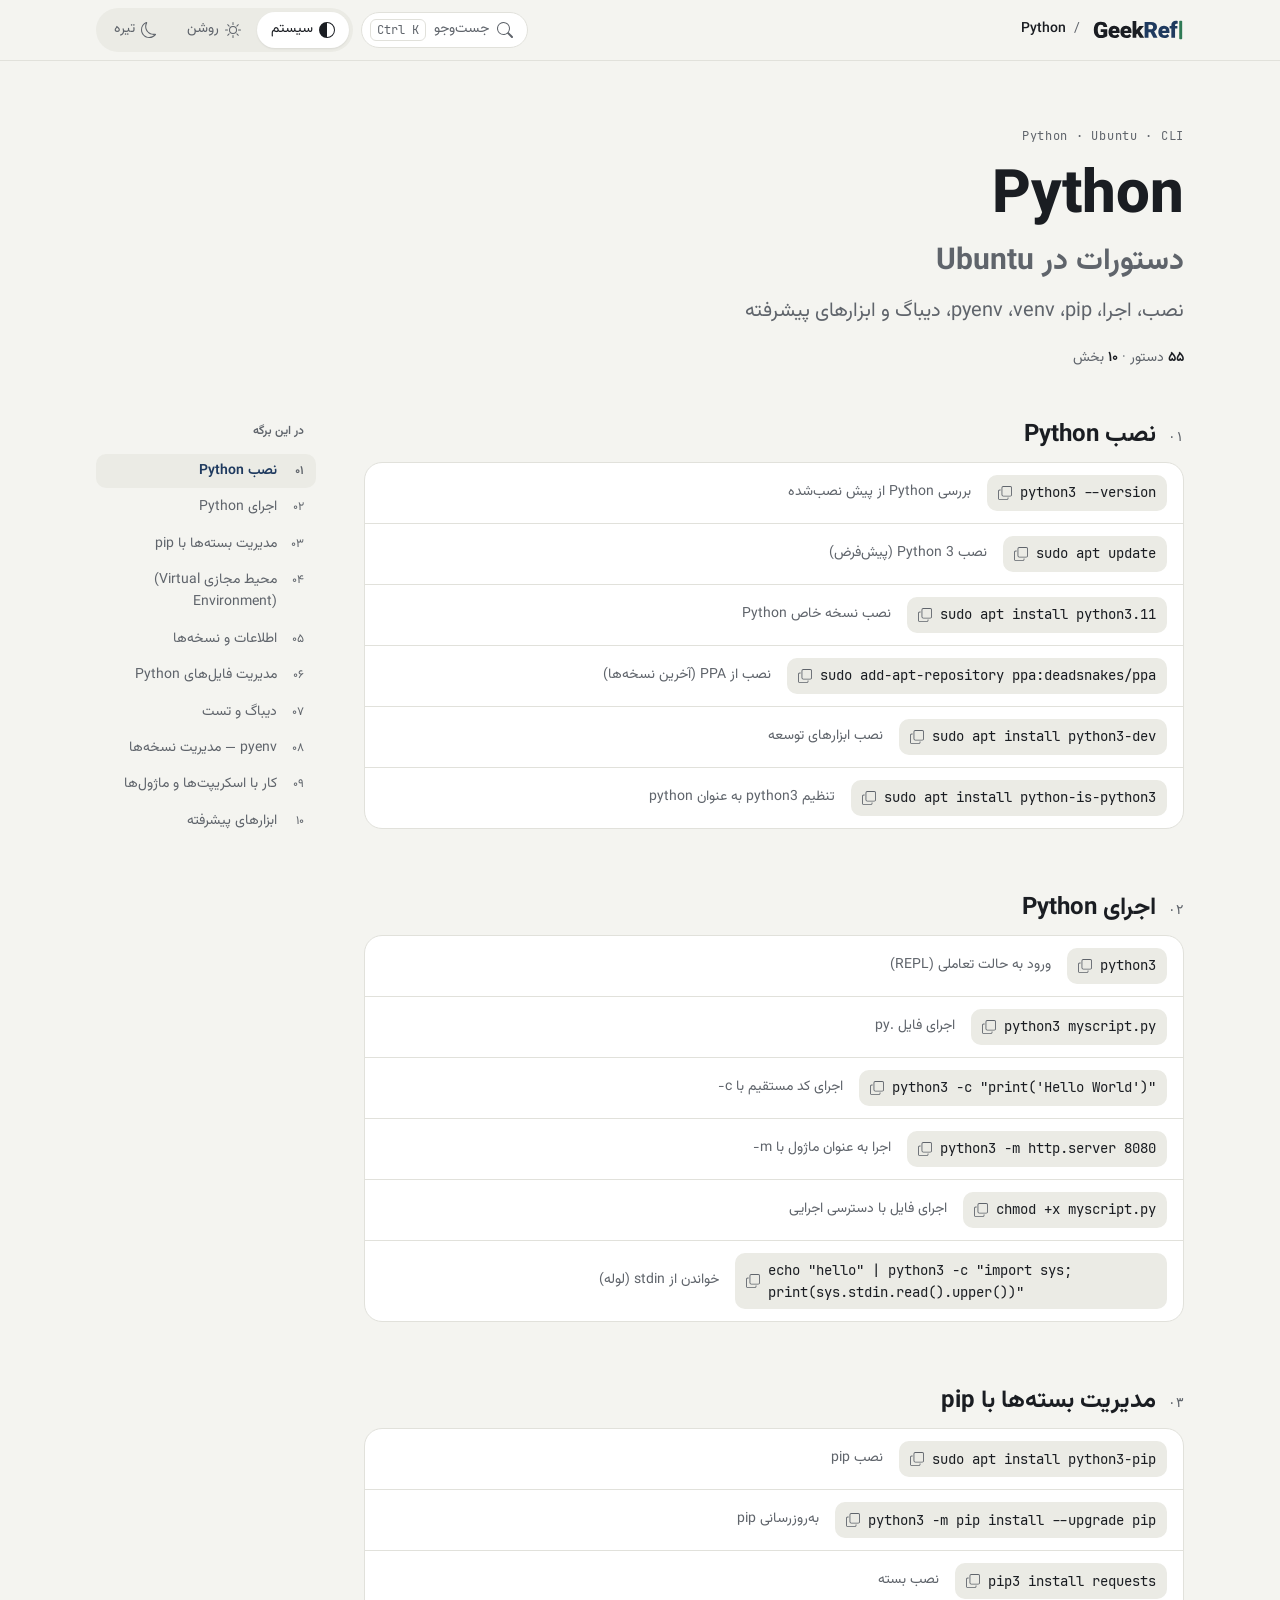
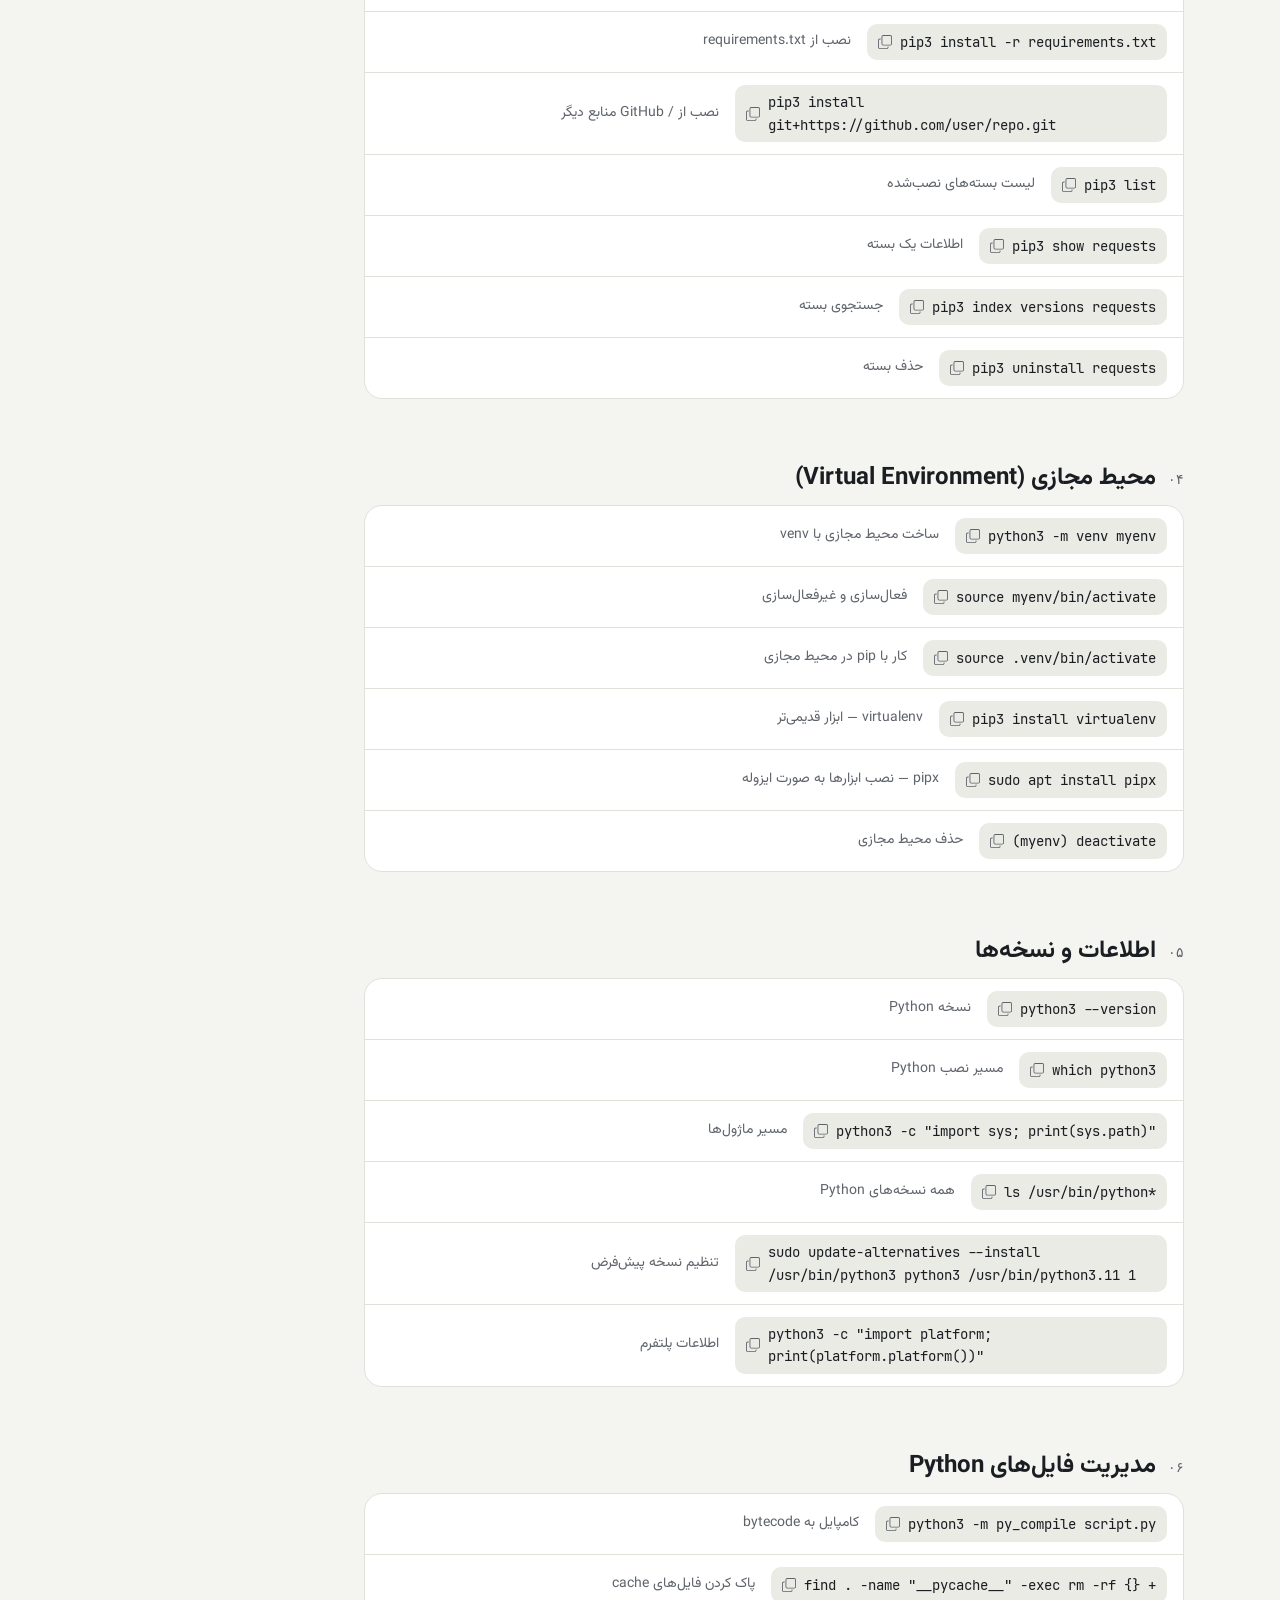
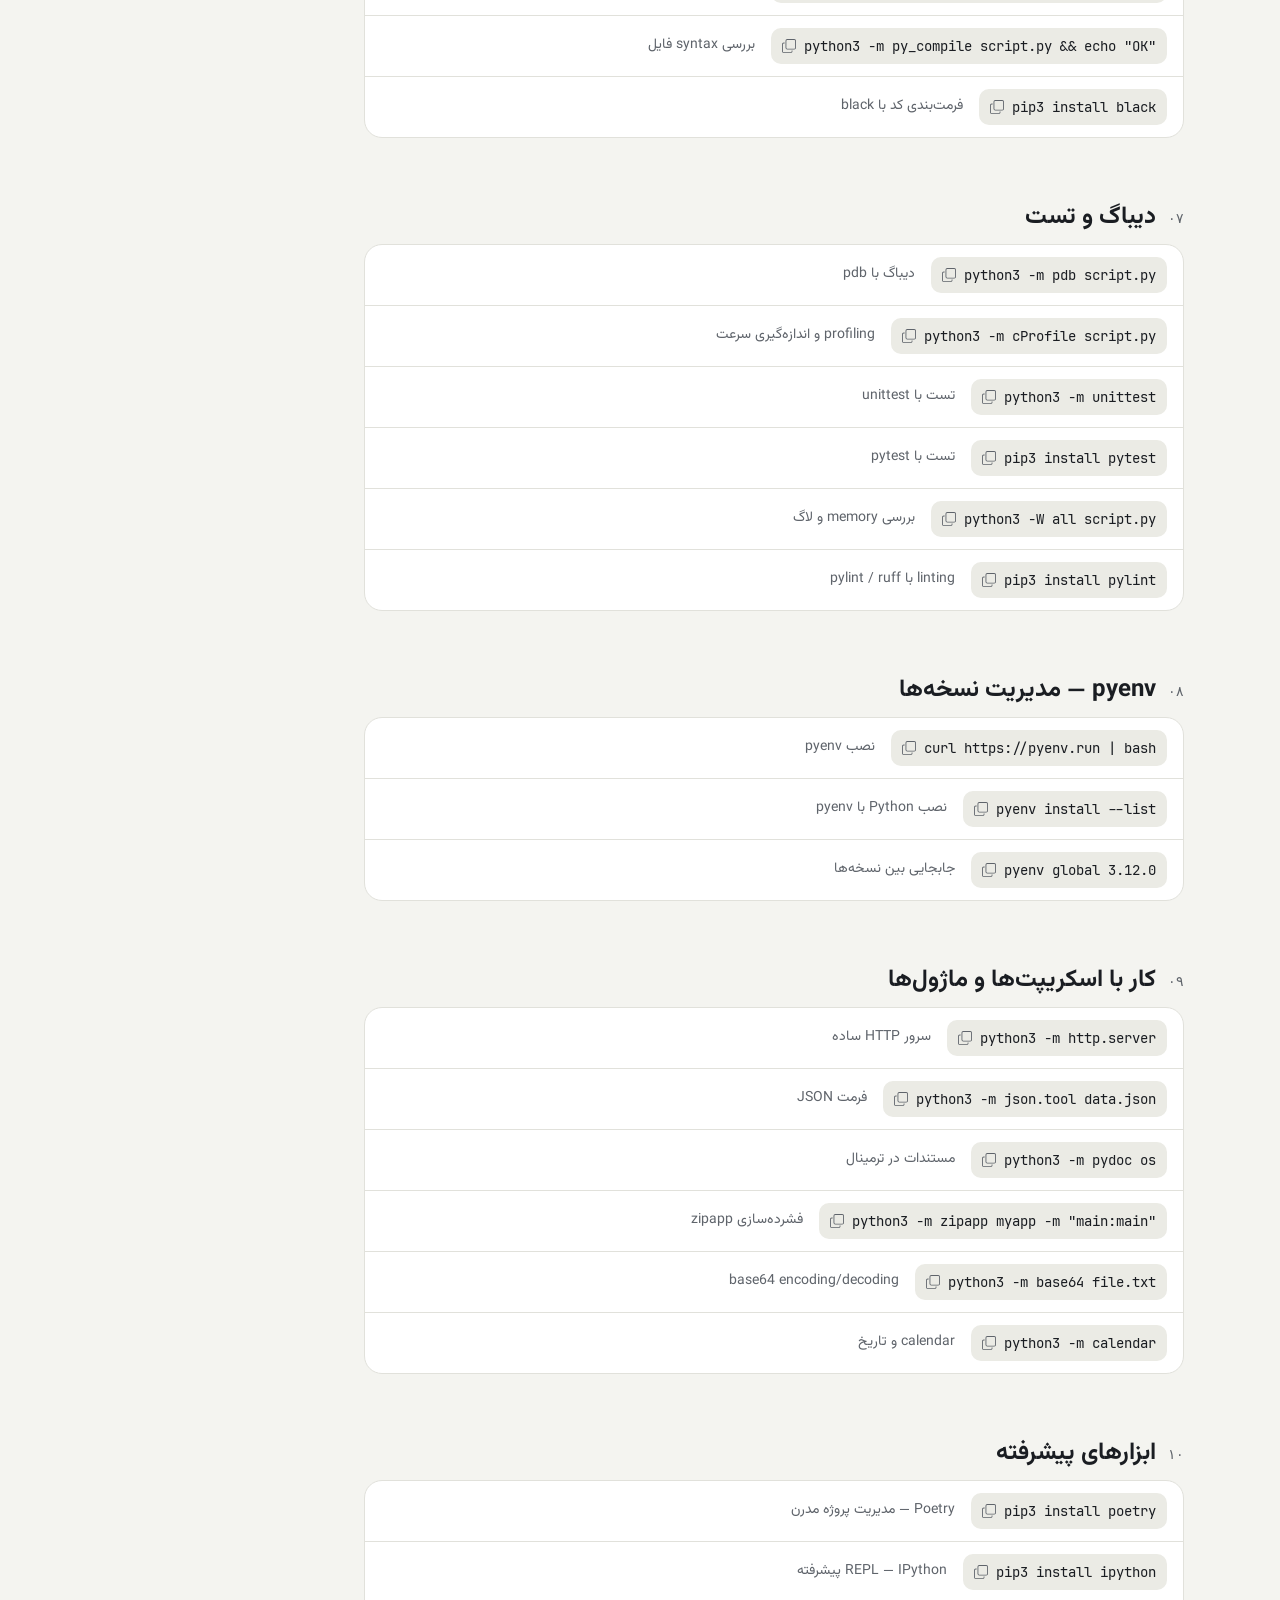
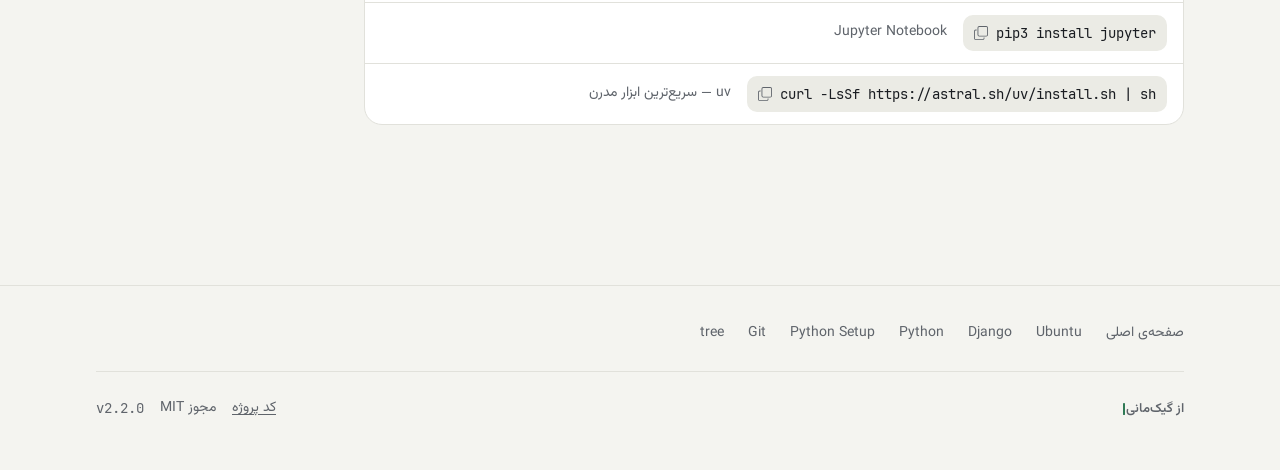
<file: cheatsheets/python.html>
<!DOCTYPE html>
<html lang="fa" dir="rtl">
<head>
<meta charset="utf-8">
<meta name="viewport" content="width=device-width, initial-scale=1">
<script>(function(){try{var t=localStorage.getItem('gr-theme');if(t==='light'||t==='dark')document.documentElement.setAttribute('data-theme',t);}catch(e){}})();</script>
<title>Python · دستورات در Ubuntu | GeekRef</title>
<meta name="description" content="نصب، اجرا، pip، venv، pyenv، دیباگ و ابزارهای پیشرفته">
<meta name="generator" content="GeekRef build 2.2.0 (do not edit; source: data/sheets)">
<link rel="canonical" href="https://mani-imani.github.io/GeekRef/cheatsheets/python.html">
<link rel="icon" type="image/svg+xml" sizes="32x32" href="../assets/brand/geekref-icon-32.svg">
<link rel="icon" type="image/svg+xml" sizes="16x16" href="../assets/brand/geekref-icon-16.svg">
<link rel="apple-touch-icon" href="../assets/brand/geekref-touch-180.png">
<link rel="manifest" href="../manifest.webmanifest">
<meta name="apple-mobile-web-app-title" content="GeekRef">
<meta name="theme-color" content="#F4F4F0" media="(prefers-color-scheme: light)">
<meta name="theme-color" content="#0E1217" media="(prefers-color-scheme: dark)">
<meta property="og:type" content="website">
<meta property="og:site_name" content="GeekRef">
<meta property="og:locale" content="fa_IR">
<meta property="og:title" content="Python · دستورات در Ubuntu | GeekRef">
<meta property="og:description" content="نصب، اجرا، pip، venv، pyenv، دیباگ و ابزارهای پیشرفته">
<meta property="og:url" content="https://mani-imani.github.io/GeekRef/cheatsheets/python.html">
<meta property="og:image" content="https://mani-imani.github.io/GeekRef/assets/og-image.png">
<meta property="og:image:width" content="1200">
<meta property="og:image:height" content="630">
<meta name="twitter:card" content="summary_large_image">
<link rel="preload" href="../fonts/vazirmatn/Vazirmatn-Regular.woff2" as="font" type="font/woff2" crossorigin>
<link rel="stylesheet" href="../css/geek.css">
<link rel="stylesheet" href="../css/geekref.css">
<script src="../js/geekref.js" defer></script>
</head>
<body>
<a class="gr-skip" href="#main">رفتن به محتوا</a>
<header class="gr-header">
  <div class="gm-page gr-header-in">
   <div class="gr-brand-row">
    <a class="gr-brand" href="../index.html" aria-label="GeekRef، صفحه‌ی اصلی">
     <img class="gr-wm--light" src="../assets/brand/geekref-wordmark-light.svg" alt="" width="92" height="22">
     <img class="gr-wm--dark" src="../assets/brand/geekref-wordmark-dark.svg" alt="" width="92" height="22">
    </a>
    <nav class="gr-crumb" aria-label="مسیر"><span aria-hidden="true">/</span><span aria-current="page"><bdi>Python</bdi></span></nav>
   </div>
   <div class="gr-actions">
    <button type="button" class="gr-search-btn" data-gr-search aria-label="جست‌وجو در دستورها" aria-keyshortcuts="Control+K Meta+K /"><svg class="gr-ic" viewBox="0 0 16 16" aria-hidden="true" focusable="false"><path d="M11.742 10.344a6.5 6.5 0 1 0-1.397 1.398h-.001q.044.06.098.115l3.85 3.85a1 1 0 0 0 1.415-1.414l-3.85-3.85a1 1 0 0 0-.115-.1zM12 6.5a5.5 5.5 0 1 1-11 0 5.5 5.5 0 0 1 11 0"/></svg><span>جست‌وجو</span><kbd dir="ltr" data-gr-kbd>Ctrl K</kbd></button>
    <div class="gm-seg gr-theme" role="group" aria-label="پوسته">
     <button type="button" data-theme-set="system" aria-pressed="true" title="پیروی از سیستم"><svg class="gr-ic" viewBox="0 0 16 16" aria-hidden="true" focusable="false"><path d="M8 15A7 7 0 1 0 8 1zm0 1A8 8 0 1 1 8 0a8 8 0 0 1 0 16"/></svg><span>سیستم</span></button>
     <button type="button" data-theme-set="light" aria-pressed="false" title="روشن"><svg class="gr-ic" viewBox="0 0 16 16" aria-hidden="true" focusable="false"><path d="M8 11a3 3 0 1 1 0-6 3 3 0 0 1 0 6m0 1a4 4 0 1 0 0-8 4 4 0 0 0 0 8M8 0a.5.5 0 0 1 .5.5v2a.5.5 0 0 1-1 0v-2A.5.5 0 0 1 8 0m0 13a.5.5 0 0 1 .5.5v2a.5.5 0 0 1-1 0v-2A.5.5 0 0 1 8 13m8-5a.5.5 0 0 1-.5.5h-2a.5.5 0 0 1 0-1h2a.5.5 0 0 1 .5.5M3 8a.5.5 0 0 1-.5.5h-2a.5.5 0 0 1 0-1h2A.5.5 0 0 1 3 8m10.657-5.657a.5.5 0 0 1 0 .707l-1.414 1.415a.5.5 0 1 1-.707-.708l1.414-1.414a.5.5 0 0 1 .707 0m-9.193 9.193a.5.5 0 0 1 0 .707L3.05 13.657a.5.5 0 0 1-.707-.707l1.414-1.414a.5.5 0 0 1 .707 0m9.193 2.121a.5.5 0 0 1-.707 0l-1.414-1.414a.5.5 0 0 1 .707-.707l1.414 1.414a.5.5 0 0 1 0 .707M4.464 4.465a.5.5 0 0 1-.707 0L2.343 3.05a.5.5 0 1 1 .707-.707l1.414 1.414a.5.5 0 0 1 0 .708"/></svg><span>روشن</span></button>
     <button type="button" data-theme-set="dark" aria-pressed="false" title="تیره"><svg class="gr-ic" viewBox="0 0 16 16" aria-hidden="true" focusable="false"><path d="M6 .278a.77.77 0 0 1 .08.858 7.2 7.2 0 0 0-.878 3.46c0 4.021 3.278 7.277 7.318 7.277q.792-.001 1.533-.16a.79.79 0 0 1 .81.316.73.73 0 0 1-.031.893A8.35 8.35 0 0 1 8.344 16C3.734 16 0 12.286 0 7.71 0 4.266 2.114 1.312 5.124.06A.75.75 0 0 1 6 .278M4.858 1.311A7.27 7.27 0 0 0 1.025 7.71c0 4.02 3.279 7.276 7.319 7.276a7.32 7.32 0 0 0 5.205-2.162q-.506.063-1.029.063c-4.61 0-8.343-3.714-8.343-8.29 0-1.167.242-2.278.681-3.286"/></svg><span>تیره</span></button>
    </div>
   </div>
  </div>
</header>
<main id="main" class="gm-page">
 <header class="gr-head">
  <p class="gr-eyebrow"><span class="gm-mono">Python · Ubuntu · CLI</span></p>
  <h1><bdi>Python</bdi><span class="gr-h1-sub">دستورات در <bdi>Ubuntu</bdi></span></h1>
  <p class="gr-lede">نصب، اجرا، <bdi>pip</bdi>، <bdi>venv</bdi>، <bdi>pyenv</bdi>، دیباگ و ابزارهای پیشرفته</p>
  <p class="gr-meta"><b>۵۵</b> دستور · <b>۱۰</b> بخش</p>
 </header>
 <div class="gr-layout">
  <div class="gr-content">
  <details class="gr-toc-m">
   <summary>فهرست این برگه<svg class="gr-ic" viewBox="0 0 16 16" aria-hidden="true" focusable="false"><path fill-rule="evenodd" d="M1.646 4.646a.5.5 0 0 1 .708 0L8 10.293l5.646-5.647a.5.5 0 0 1 .708.708l-6 6a.5.5 0 0 1-.708 0l-6-6a.5.5 0 0 1 0-.708"/></svg></summary>
   <nav aria-label="فهرست این برگه (موبایل)">
    <ol>
     <li><a href="#s1"><span class="gr-toc-num">۰۱</span><span>نصب <bdi>Python</bdi></span></a></li>
     <li><a href="#s2"><span class="gr-toc-num">۰۲</span><span>اجرای <bdi>Python</bdi></span></a></li>
     <li><a href="#s3"><span class="gr-toc-num">۰۳</span><span>مدیریت بسته‌ها با <bdi>pip</bdi></span></a></li>
     <li><a href="#s4"><span class="gr-toc-num">۰۴</span><span>محیط مجازی <bdi>(Virtual Environment)</bdi></span></a></li>
     <li><a href="#s5"><span class="gr-toc-num">۰۵</span><span>اطلاعات و نسخه‌ها</span></a></li>
     <li><a href="#s6"><span class="gr-toc-num">۰۶</span><span>مدیریت فایل‌های <bdi>Python</bdi></span></a></li>
     <li><a href="#s7"><span class="gr-toc-num">۰۷</span><span>دیباگ و تست</span></a></li>
     <li><a href="#s8"><span class="gr-toc-num">۰۸</span><span><bdi>pyenv</bdi> — مدیریت نسخه‌ها</span></a></li>
     <li><a href="#s9"><span class="gr-toc-num">۰۹</span><span>کار با اسکریپت‌ها و ماژول‌ها</span></a></li>
     <li><a href="#s10"><span class="gr-toc-num">۱۰</span><span>ابزارهای پیشرفته</span></a></li>
    </ol>
   </nav>
  </details>
<section class="gr-section" id="s1" aria-labelledby="s1-t">
  <h2 id="s1-t"><span class="gr-section-num" aria-hidden="true">۰۱</span><span>نصب <bdi>Python</bdi></span></h2>
  <div class="gr-table">
   <div class="gr-row" id="c-python3-version"><button type="button" class="gr-cmd" data-copy="python3 --version" aria-label="کپی دستور python3 --version"><code dir="ltr">python3 --version</code><svg class="gr-ic" viewBox="0 0 16 16" aria-hidden="true" focusable="false"><path fill-rule="evenodd" d="M4 2a2 2 0 0 1 2-2h8a2 2 0 0 1 2 2v8a2 2 0 0 1-2 2H6a2 2 0 0 1-2-2zm2-1a1 1 0 0 0-1 1v8a1 1 0 0 0 1 1h8a1 1 0 0 0 1-1V2a1 1 0 0 0-1-1zM2 5a1 1 0 0 0-1 1v8a1 1 0 0 0 1 1h8a1 1 0 0 0 1-1v-1h1v1a2 2 0 0 1-2 2H2a2 2 0 0 1-2-2V6a2 2 0 0 1 2-2h1v1z"/></svg></button><p class="gr-cmd-desc">بررسی <bdi>Python</bdi> از پیش نصب‌شده</p><button type="button" class="gr-link-btn" data-link="c-python3-version" aria-label="کپی پیوند دستور python3 --version" title="کپی پیوند"><svg class="gr-ic" viewBox="0 0 16 16" aria-hidden="true" focusable="false"><path d="M4.715 6.542 3.343 7.914a3 3 0 1 0 4.243 4.243l1.828-1.829A3 3 0 0 0 8.586 5.5L8 6.086a1 1 0 0 0-.154.199 2 2 0 0 1 .861 3.337L6.88 11.45a2 2 0 1 1-2.83-2.83l.793-.792a4 4 0 0 1-.128-1.287z"/><path d="M6.586 4.672A3 3 0 0 0 7.414 9.5l.775-.776a2 2 0 0 1-.896-3.346L9.12 3.55a2 2 0 1 1 2.83 2.83l-.793.792c.112.42.155.855.128 1.287l1.372-1.372a3 3 0 1 0-4.243-4.243z"/></svg></button></div>
   <div class="gr-row" id="c-sudo-apt-update"><button type="button" class="gr-cmd" data-copy="sudo apt update" aria-label="کپی دستور sudo apt update"><code dir="ltr">sudo apt update</code><svg class="gr-ic" viewBox="0 0 16 16" aria-hidden="true" focusable="false"><path fill-rule="evenodd" d="M4 2a2 2 0 0 1 2-2h8a2 2 0 0 1 2 2v8a2 2 0 0 1-2 2H6a2 2 0 0 1-2-2zm2-1a1 1 0 0 0-1 1v8a1 1 0 0 0 1 1h8a1 1 0 0 0 1-1V2a1 1 0 0 0-1-1zM2 5a1 1 0 0 0-1 1v8a1 1 0 0 0 1 1h8a1 1 0 0 0 1-1v-1h1v1a2 2 0 0 1-2 2H2a2 2 0 0 1-2-2V6a2 2 0 0 1 2-2h1v1z"/></svg></button><p class="gr-cmd-desc">نصب <bdi>Python 3</bdi> (پیش‌فرض)</p><button type="button" class="gr-link-btn" data-link="c-sudo-apt-update" aria-label="کپی پیوند دستور sudo apt update" title="کپی پیوند"><svg class="gr-ic" viewBox="0 0 16 16" aria-hidden="true" focusable="false"><path d="M4.715 6.542 3.343 7.914a3 3 0 1 0 4.243 4.243l1.828-1.829A3 3 0 0 0 8.586 5.5L8 6.086a1 1 0 0 0-.154.199 2 2 0 0 1 .861 3.337L6.88 11.45a2 2 0 1 1-2.83-2.83l.793-.792a4 4 0 0 1-.128-1.287z"/><path d="M6.586 4.672A3 3 0 0 0 7.414 9.5l.775-.776a2 2 0 0 1-.896-3.346L9.12 3.55a2 2 0 1 1 2.83 2.83l-.793.792c.112.42.155.855.128 1.287l1.372-1.372a3 3 0 1 0-4.243-4.243z"/></svg></button></div>
   <div class="gr-row" id="c-sudo-apt-install-python3-11"><button type="button" class="gr-cmd" data-copy="sudo apt install python3.11" aria-label="کپی دستور sudo apt install python3.11"><code dir="ltr">sudo apt install python3.11</code><svg class="gr-ic" viewBox="0 0 16 16" aria-hidden="true" focusable="false"><path fill-rule="evenodd" d="M4 2a2 2 0 0 1 2-2h8a2 2 0 0 1 2 2v8a2 2 0 0 1-2 2H6a2 2 0 0 1-2-2zm2-1a1 1 0 0 0-1 1v8a1 1 0 0 0 1 1h8a1 1 0 0 0 1-1V2a1 1 0 0 0-1-1zM2 5a1 1 0 0 0-1 1v8a1 1 0 0 0 1 1h8a1 1 0 0 0 1-1v-1h1v1a2 2 0 0 1-2 2H2a2 2 0 0 1-2-2V6a2 2 0 0 1 2-2h1v1z"/></svg></button><p class="gr-cmd-desc">نصب نسخه خاص <bdi>Python</bdi></p><button type="button" class="gr-link-btn" data-link="c-sudo-apt-install-python3-11" aria-label="کپی پیوند دستور sudo apt install python3.11" title="کپی پیوند"><svg class="gr-ic" viewBox="0 0 16 16" aria-hidden="true" focusable="false"><path d="M4.715 6.542 3.343 7.914a3 3 0 1 0 4.243 4.243l1.828-1.829A3 3 0 0 0 8.586 5.5L8 6.086a1 1 0 0 0-.154.199 2 2 0 0 1 .861 3.337L6.88 11.45a2 2 0 1 1-2.83-2.83l.793-.792a4 4 0 0 1-.128-1.287z"/><path d="M6.586 4.672A3 3 0 0 0 7.414 9.5l.775-.776a2 2 0 0 1-.896-3.346L9.12 3.55a2 2 0 1 1 2.83 2.83l-.793.792c.112.42.155.855.128 1.287l1.372-1.372a3 3 0 1 0-4.243-4.243z"/></svg></button></div>
   <div class="gr-row" id="c-sudo-add-apt-repository-ppa-deadsnakes-ppa"><button type="button" class="gr-cmd" data-copy="sudo add-apt-repository ppa:deadsnakes/ppa" aria-label="کپی دستور sudo add-apt-repository ppa:deadsnakes/ppa"><code dir="ltr">sudo add-apt-repository ppa:deadsnakes/ppa</code><svg class="gr-ic" viewBox="0 0 16 16" aria-hidden="true" focusable="false"><path fill-rule="evenodd" d="M4 2a2 2 0 0 1 2-2h8a2 2 0 0 1 2 2v8a2 2 0 0 1-2 2H6a2 2 0 0 1-2-2zm2-1a1 1 0 0 0-1 1v8a1 1 0 0 0 1 1h8a1 1 0 0 0 1-1V2a1 1 0 0 0-1-1zM2 5a1 1 0 0 0-1 1v8a1 1 0 0 0 1 1h8a1 1 0 0 0 1-1v-1h1v1a2 2 0 0 1-2 2H2a2 2 0 0 1-2-2V6a2 2 0 0 1 2-2h1v1z"/></svg></button><p class="gr-cmd-desc">نصب از <bdi>PPA</bdi> (آخرین نسخه‌ها)</p><button type="button" class="gr-link-btn" data-link="c-sudo-add-apt-repository-ppa-deadsnakes-ppa" aria-label="کپی پیوند دستور sudo add-apt-repository ppa:deadsnakes/ppa" title="کپی پیوند"><svg class="gr-ic" viewBox="0 0 16 16" aria-hidden="true" focusable="false"><path d="M4.715 6.542 3.343 7.914a3 3 0 1 0 4.243 4.243l1.828-1.829A3 3 0 0 0 8.586 5.5L8 6.086a1 1 0 0 0-.154.199 2 2 0 0 1 .861 3.337L6.88 11.45a2 2 0 1 1-2.83-2.83l.793-.792a4 4 0 0 1-.128-1.287z"/><path d="M6.586 4.672A3 3 0 0 0 7.414 9.5l.775-.776a2 2 0 0 1-.896-3.346L9.12 3.55a2 2 0 1 1 2.83 2.83l-.793.792c.112.42.155.855.128 1.287l1.372-1.372a3 3 0 1 0-4.243-4.243z"/></svg></button></div>
   <div class="gr-row" id="c-sudo-apt-install-python3-dev"><button type="button" class="gr-cmd" data-copy="sudo apt install python3-dev" aria-label="کپی دستور sudo apt install python3-dev"><code dir="ltr">sudo apt install python3-dev</code><svg class="gr-ic" viewBox="0 0 16 16" aria-hidden="true" focusable="false"><path fill-rule="evenodd" d="M4 2a2 2 0 0 1 2-2h8a2 2 0 0 1 2 2v8a2 2 0 0 1-2 2H6a2 2 0 0 1-2-2zm2-1a1 1 0 0 0-1 1v8a1 1 0 0 0 1 1h8a1 1 0 0 0 1-1V2a1 1 0 0 0-1-1zM2 5a1 1 0 0 0-1 1v8a1 1 0 0 0 1 1h8a1 1 0 0 0 1-1v-1h1v1a2 2 0 0 1-2 2H2a2 2 0 0 1-2-2V6a2 2 0 0 1 2-2h1v1z"/></svg></button><p class="gr-cmd-desc">نصب ابزارهای توسعه</p><button type="button" class="gr-link-btn" data-link="c-sudo-apt-install-python3-dev" aria-label="کپی پیوند دستور sudo apt install python3-dev" title="کپی پیوند"><svg class="gr-ic" viewBox="0 0 16 16" aria-hidden="true" focusable="false"><path d="M4.715 6.542 3.343 7.914a3 3 0 1 0 4.243 4.243l1.828-1.829A3 3 0 0 0 8.586 5.5L8 6.086a1 1 0 0 0-.154.199 2 2 0 0 1 .861 3.337L6.88 11.45a2 2 0 1 1-2.83-2.83l.793-.792a4 4 0 0 1-.128-1.287z"/><path d="M6.586 4.672A3 3 0 0 0 7.414 9.5l.775-.776a2 2 0 0 1-.896-3.346L9.12 3.55a2 2 0 1 1 2.83 2.83l-.793.792c.112.42.155.855.128 1.287l1.372-1.372a3 3 0 1 0-4.243-4.243z"/></svg></button></div>
   <div class="gr-row" id="c-sudo-apt-install-python-is-python3"><button type="button" class="gr-cmd" data-copy="sudo apt install python-is-python3" aria-label="کپی دستور sudo apt install python-is-python3"><code dir="ltr">sudo apt install python-is-python3</code><svg class="gr-ic" viewBox="0 0 16 16" aria-hidden="true" focusable="false"><path fill-rule="evenodd" d="M4 2a2 2 0 0 1 2-2h8a2 2 0 0 1 2 2v8a2 2 0 0 1-2 2H6a2 2 0 0 1-2-2zm2-1a1 1 0 0 0-1 1v8a1 1 0 0 0 1 1h8a1 1 0 0 0 1-1V2a1 1 0 0 0-1-1zM2 5a1 1 0 0 0-1 1v8a1 1 0 0 0 1 1h8a1 1 0 0 0 1-1v-1h1v1a2 2 0 0 1-2 2H2a2 2 0 0 1-2-2V6a2 2 0 0 1 2-2h1v1z"/></svg></button><p class="gr-cmd-desc">تنظیم <bdi>python3</bdi> به عنوان <bdi>python</bdi></p><button type="button" class="gr-link-btn" data-link="c-sudo-apt-install-python-is-python3" aria-label="کپی پیوند دستور sudo apt install python-is-python3" title="کپی پیوند"><svg class="gr-ic" viewBox="0 0 16 16" aria-hidden="true" focusable="false"><path d="M4.715 6.542 3.343 7.914a3 3 0 1 0 4.243 4.243l1.828-1.829A3 3 0 0 0 8.586 5.5L8 6.086a1 1 0 0 0-.154.199 2 2 0 0 1 .861 3.337L6.88 11.45a2 2 0 1 1-2.83-2.83l.793-.792a4 4 0 0 1-.128-1.287z"/><path d="M6.586 4.672A3 3 0 0 0 7.414 9.5l.775-.776a2 2 0 0 1-.896-3.346L9.12 3.55a2 2 0 1 1 2.83 2.83l-.793.792c.112.42.155.855.128 1.287l1.372-1.372a3 3 0 1 0-4.243-4.243z"/></svg></button></div>
  </div>
</section>
<section class="gr-section" id="s2" aria-labelledby="s2-t">
  <h2 id="s2-t"><span class="gr-section-num" aria-hidden="true">۰۲</span><span>اجرای <bdi>Python</bdi></span></h2>
  <div class="gr-table">
   <div class="gr-row" id="c-python3"><button type="button" class="gr-cmd" data-copy="python3" aria-label="کپی دستور python3"><code dir="ltr">python3</code><svg class="gr-ic" viewBox="0 0 16 16" aria-hidden="true" focusable="false"><path fill-rule="evenodd" d="M4 2a2 2 0 0 1 2-2h8a2 2 0 0 1 2 2v8a2 2 0 0 1-2 2H6a2 2 0 0 1-2-2zm2-1a1 1 0 0 0-1 1v8a1 1 0 0 0 1 1h8a1 1 0 0 0 1-1V2a1 1 0 0 0-1-1zM2 5a1 1 0 0 0-1 1v8a1 1 0 0 0 1 1h8a1 1 0 0 0 1-1v-1h1v1a2 2 0 0 1-2 2H2a2 2 0 0 1-2-2V6a2 2 0 0 1 2-2h1v1z"/></svg></button><p class="gr-cmd-desc">ورود به حالت تعاملی <bdi>(REPL)</bdi></p><button type="button" class="gr-link-btn" data-link="c-python3" aria-label="کپی پیوند دستور python3" title="کپی پیوند"><svg class="gr-ic" viewBox="0 0 16 16" aria-hidden="true" focusable="false"><path d="M4.715 6.542 3.343 7.914a3 3 0 1 0 4.243 4.243l1.828-1.829A3 3 0 0 0 8.586 5.5L8 6.086a1 1 0 0 0-.154.199 2 2 0 0 1 .861 3.337L6.88 11.45a2 2 0 1 1-2.83-2.83l.793-.792a4 4 0 0 1-.128-1.287z"/><path d="M6.586 4.672A3 3 0 0 0 7.414 9.5l.775-.776a2 2 0 0 1-.896-3.346L9.12 3.55a2 2 0 1 1 2.83 2.83l-.793.792c.112.42.155.855.128 1.287l1.372-1.372a3 3 0 1 0-4.243-4.243z"/></svg></button></div>
   <div class="gr-row" id="c-python3-myscript-py"><button type="button" class="gr-cmd" data-copy="python3 myscript.py" aria-label="کپی دستور python3 myscript.py"><code dir="ltr">python3 myscript.py</code><svg class="gr-ic" viewBox="0 0 16 16" aria-hidden="true" focusable="false"><path fill-rule="evenodd" d="M4 2a2 2 0 0 1 2-2h8a2 2 0 0 1 2 2v8a2 2 0 0 1-2 2H6a2 2 0 0 1-2-2zm2-1a1 1 0 0 0-1 1v8a1 1 0 0 0 1 1h8a1 1 0 0 0 1-1V2a1 1 0 0 0-1-1zM2 5a1 1 0 0 0-1 1v8a1 1 0 0 0 1 1h8a1 1 0 0 0 1-1v-1h1v1a2 2 0 0 1-2 2H2a2 2 0 0 1-2-2V6a2 2 0 0 1 2-2h1v1z"/></svg></button><p class="gr-cmd-desc">اجرای فایل .<bdi>py</bdi></p><button type="button" class="gr-link-btn" data-link="c-python3-myscript-py" aria-label="کپی پیوند دستور python3 myscript.py" title="کپی پیوند"><svg class="gr-ic" viewBox="0 0 16 16" aria-hidden="true" focusable="false"><path d="M4.715 6.542 3.343 7.914a3 3 0 1 0 4.243 4.243l1.828-1.829A3 3 0 0 0 8.586 5.5L8 6.086a1 1 0 0 0-.154.199 2 2 0 0 1 .861 3.337L6.88 11.45a2 2 0 1 1-2.83-2.83l.793-.792a4 4 0 0 1-.128-1.287z"/><path d="M6.586 4.672A3 3 0 0 0 7.414 9.5l.775-.776a2 2 0 0 1-.896-3.346L9.12 3.55a2 2 0 1 1 2.83 2.83l-.793.792c.112.42.155.855.128 1.287l1.372-1.372a3 3 0 1 0-4.243-4.243z"/></svg></button></div>
   <div class="gr-row" id="c-python3-c-print-hello-world"><button type="button" class="gr-cmd" data-copy="python3 -c &quot;print(&#x27;Hello World&#x27;)&quot;" aria-label="کپی دستور python3 -c &quot;print(&#x27;Hello World&#x27;)&quot;"><code dir="ltr">python3 -c "print('Hello World')"</code><svg class="gr-ic" viewBox="0 0 16 16" aria-hidden="true" focusable="false"><path fill-rule="evenodd" d="M4 2a2 2 0 0 1 2-2h8a2 2 0 0 1 2 2v8a2 2 0 0 1-2 2H6a2 2 0 0 1-2-2zm2-1a1 1 0 0 0-1 1v8a1 1 0 0 0 1 1h8a1 1 0 0 0 1-1V2a1 1 0 0 0-1-1zM2 5a1 1 0 0 0-1 1v8a1 1 0 0 0 1 1h8a1 1 0 0 0 1-1v-1h1v1a2 2 0 0 1-2 2H2a2 2 0 0 1-2-2V6a2 2 0 0 1 2-2h1v1z"/></svg></button><p class="gr-cmd-desc">اجرای کد مستقیم با <bdi>-c</bdi></p><button type="button" class="gr-link-btn" data-link="c-python3-c-print-hello-world" aria-label="کپی پیوند دستور python3 -c &quot;print(&#x27;Hello World&#x27;)&quot;" title="کپی پیوند"><svg class="gr-ic" viewBox="0 0 16 16" aria-hidden="true" focusable="false"><path d="M4.715 6.542 3.343 7.914a3 3 0 1 0 4.243 4.243l1.828-1.829A3 3 0 0 0 8.586 5.5L8 6.086a1 1 0 0 0-.154.199 2 2 0 0 1 .861 3.337L6.88 11.45a2 2 0 1 1-2.83-2.83l.793-.792a4 4 0 0 1-.128-1.287z"/><path d="M6.586 4.672A3 3 0 0 0 7.414 9.5l.775-.776a2 2 0 0 1-.896-3.346L9.12 3.55a2 2 0 1 1 2.83 2.83l-.793.792c.112.42.155.855.128 1.287l1.372-1.372a3 3 0 1 0-4.243-4.243z"/></svg></button></div>
   <div class="gr-row" id="c-python3-m-http-server-8080"><button type="button" class="gr-cmd" data-copy="python3 -m http.server 8080" aria-label="کپی دستور python3 -m http.server 8080"><code dir="ltr">python3 -m http.server 8080</code><svg class="gr-ic" viewBox="0 0 16 16" aria-hidden="true" focusable="false"><path fill-rule="evenodd" d="M4 2a2 2 0 0 1 2-2h8a2 2 0 0 1 2 2v8a2 2 0 0 1-2 2H6a2 2 0 0 1-2-2zm2-1a1 1 0 0 0-1 1v8a1 1 0 0 0 1 1h8a1 1 0 0 0 1-1V2a1 1 0 0 0-1-1zM2 5a1 1 0 0 0-1 1v8a1 1 0 0 0 1 1h8a1 1 0 0 0 1-1v-1h1v1a2 2 0 0 1-2 2H2a2 2 0 0 1-2-2V6a2 2 0 0 1 2-2h1v1z"/></svg></button><p class="gr-cmd-desc">اجرا به عنوان ماژول با <bdi>-m</bdi></p><button type="button" class="gr-link-btn" data-link="c-python3-m-http-server-8080" aria-label="کپی پیوند دستور python3 -m http.server 8080" title="کپی پیوند"><svg class="gr-ic" viewBox="0 0 16 16" aria-hidden="true" focusable="false"><path d="M4.715 6.542 3.343 7.914a3 3 0 1 0 4.243 4.243l1.828-1.829A3 3 0 0 0 8.586 5.5L8 6.086a1 1 0 0 0-.154.199 2 2 0 0 1 .861 3.337L6.88 11.45a2 2 0 1 1-2.83-2.83l.793-.792a4 4 0 0 1-.128-1.287z"/><path d="M6.586 4.672A3 3 0 0 0 7.414 9.5l.775-.776a2 2 0 0 1-.896-3.346L9.12 3.55a2 2 0 1 1 2.83 2.83l-.793.792c.112.42.155.855.128 1.287l1.372-1.372a3 3 0 1 0-4.243-4.243z"/></svg></button></div>
   <div class="gr-row" id="c-chmod-x-myscript-py"><button type="button" class="gr-cmd" data-copy="chmod +x myscript.py" aria-label="کپی دستور chmod +x myscript.py"><code dir="ltr">chmod +x myscript.py</code><svg class="gr-ic" viewBox="0 0 16 16" aria-hidden="true" focusable="false"><path fill-rule="evenodd" d="M4 2a2 2 0 0 1 2-2h8a2 2 0 0 1 2 2v8a2 2 0 0 1-2 2H6a2 2 0 0 1-2-2zm2-1a1 1 0 0 0-1 1v8a1 1 0 0 0 1 1h8a1 1 0 0 0 1-1V2a1 1 0 0 0-1-1zM2 5a1 1 0 0 0-1 1v8a1 1 0 0 0 1 1h8a1 1 0 0 0 1-1v-1h1v1a2 2 0 0 1-2 2H2a2 2 0 0 1-2-2V6a2 2 0 0 1 2-2h1v1z"/></svg></button><p class="gr-cmd-desc">اجرای فایل با دسترسی اجرایی</p><button type="button" class="gr-link-btn" data-link="c-chmod-x-myscript-py" aria-label="کپی پیوند دستور chmod +x myscript.py" title="کپی پیوند"><svg class="gr-ic" viewBox="0 0 16 16" aria-hidden="true" focusable="false"><path d="M4.715 6.542 3.343 7.914a3 3 0 1 0 4.243 4.243l1.828-1.829A3 3 0 0 0 8.586 5.5L8 6.086a1 1 0 0 0-.154.199 2 2 0 0 1 .861 3.337L6.88 11.45a2 2 0 1 1-2.83-2.83l.793-.792a4 4 0 0 1-.128-1.287z"/><path d="M6.586 4.672A3 3 0 0 0 7.414 9.5l.775-.776a2 2 0 0 1-.896-3.346L9.12 3.55a2 2 0 1 1 2.83 2.83l-.793.792c.112.42.155.855.128 1.287l1.372-1.372a3 3 0 1 0-4.243-4.243z"/></svg></button></div>
   <div class="gr-row" id="c-echo-hello-python3-c-import-sys-print-sys-stdin"><button type="button" class="gr-cmd" data-copy="echo &quot;hello&quot; | python3 -c &quot;import sys; print(sys.stdin.read().upper())&quot;" aria-label="کپی دستور echo &quot;hello&quot; | python3 -c &quot;import sys; print(sys.stdin.read().upper())&quot;"><code dir="ltr">echo "hello" | python3 -c "import sys; print(sys.stdin.read().upper())"</code><svg class="gr-ic" viewBox="0 0 16 16" aria-hidden="true" focusable="false"><path fill-rule="evenodd" d="M4 2a2 2 0 0 1 2-2h8a2 2 0 0 1 2 2v8a2 2 0 0 1-2 2H6a2 2 0 0 1-2-2zm2-1a1 1 0 0 0-1 1v8a1 1 0 0 0 1 1h8a1 1 0 0 0 1-1V2a1 1 0 0 0-1-1zM2 5a1 1 0 0 0-1 1v8a1 1 0 0 0 1 1h8a1 1 0 0 0 1-1v-1h1v1a2 2 0 0 1-2 2H2a2 2 0 0 1-2-2V6a2 2 0 0 1 2-2h1v1z"/></svg></button><p class="gr-cmd-desc">خواندن از <bdi>stdin</bdi> (لوله)</p><button type="button" class="gr-link-btn" data-link="c-echo-hello-python3-c-import-sys-print-sys-stdin" aria-label="کپی پیوند دستور echo &quot;hello&quot; | python3 -c &quot;import sys; print(sys.stdin.read().upper())&quot;" title="کپی پیوند"><svg class="gr-ic" viewBox="0 0 16 16" aria-hidden="true" focusable="false"><path d="M4.715 6.542 3.343 7.914a3 3 0 1 0 4.243 4.243l1.828-1.829A3 3 0 0 0 8.586 5.5L8 6.086a1 1 0 0 0-.154.199 2 2 0 0 1 .861 3.337L6.88 11.45a2 2 0 1 1-2.83-2.83l.793-.792a4 4 0 0 1-.128-1.287z"/><path d="M6.586 4.672A3 3 0 0 0 7.414 9.5l.775-.776a2 2 0 0 1-.896-3.346L9.12 3.55a2 2 0 1 1 2.83 2.83l-.793.792c.112.42.155.855.128 1.287l1.372-1.372a3 3 0 1 0-4.243-4.243z"/></svg></button></div>
  </div>
</section>
<section class="gr-section" id="s3" aria-labelledby="s3-t">
  <h2 id="s3-t"><span class="gr-section-num" aria-hidden="true">۰۳</span><span>مدیریت بسته‌ها با <bdi>pip</bdi></span></h2>
  <div class="gr-table">
   <div class="gr-row" id="c-sudo-apt-install-python3-pip"><button type="button" class="gr-cmd" data-copy="sudo apt install python3-pip" aria-label="کپی دستور sudo apt install python3-pip"><code dir="ltr">sudo apt install python3-pip</code><svg class="gr-ic" viewBox="0 0 16 16" aria-hidden="true" focusable="false"><path fill-rule="evenodd" d="M4 2a2 2 0 0 1 2-2h8a2 2 0 0 1 2 2v8a2 2 0 0 1-2 2H6a2 2 0 0 1-2-2zm2-1a1 1 0 0 0-1 1v8a1 1 0 0 0 1 1h8a1 1 0 0 0 1-1V2a1 1 0 0 0-1-1zM2 5a1 1 0 0 0-1 1v8a1 1 0 0 0 1 1h8a1 1 0 0 0 1-1v-1h1v1a2 2 0 0 1-2 2H2a2 2 0 0 1-2-2V6a2 2 0 0 1 2-2h1v1z"/></svg></button><p class="gr-cmd-desc">نصب <bdi>pip</bdi></p><button type="button" class="gr-link-btn" data-link="c-sudo-apt-install-python3-pip" aria-label="کپی پیوند دستور sudo apt install python3-pip" title="کپی پیوند"><svg class="gr-ic" viewBox="0 0 16 16" aria-hidden="true" focusable="false"><path d="M4.715 6.542 3.343 7.914a3 3 0 1 0 4.243 4.243l1.828-1.829A3 3 0 0 0 8.586 5.5L8 6.086a1 1 0 0 0-.154.199 2 2 0 0 1 .861 3.337L6.88 11.45a2 2 0 1 1-2.83-2.83l.793-.792a4 4 0 0 1-.128-1.287z"/><path d="M6.586 4.672A3 3 0 0 0 7.414 9.5l.775-.776a2 2 0 0 1-.896-3.346L9.12 3.55a2 2 0 1 1 2.83 2.83l-.793.792c.112.42.155.855.128 1.287l1.372-1.372a3 3 0 1 0-4.243-4.243z"/></svg></button></div>
   <div class="gr-row" id="c-python3-m-pip-install-upgrade-pip"><button type="button" class="gr-cmd" data-copy="python3 -m pip install --upgrade pip" aria-label="کپی دستور python3 -m pip install --upgrade pip"><code dir="ltr">python3 -m pip install --upgrade pip</code><svg class="gr-ic" viewBox="0 0 16 16" aria-hidden="true" focusable="false"><path fill-rule="evenodd" d="M4 2a2 2 0 0 1 2-2h8a2 2 0 0 1 2 2v8a2 2 0 0 1-2 2H6a2 2 0 0 1-2-2zm2-1a1 1 0 0 0-1 1v8a1 1 0 0 0 1 1h8a1 1 0 0 0 1-1V2a1 1 0 0 0-1-1zM2 5a1 1 0 0 0-1 1v8a1 1 0 0 0 1 1h8a1 1 0 0 0 1-1v-1h1v1a2 2 0 0 1-2 2H2a2 2 0 0 1-2-2V6a2 2 0 0 1 2-2h1v1z"/></svg></button><p class="gr-cmd-desc">به‌روزرسانی <bdi>pip</bdi></p><button type="button" class="gr-link-btn" data-link="c-python3-m-pip-install-upgrade-pip" aria-label="کپی پیوند دستور python3 -m pip install --upgrade pip" title="کپی پیوند"><svg class="gr-ic" viewBox="0 0 16 16" aria-hidden="true" focusable="false"><path d="M4.715 6.542 3.343 7.914a3 3 0 1 0 4.243 4.243l1.828-1.829A3 3 0 0 0 8.586 5.5L8 6.086a1 1 0 0 0-.154.199 2 2 0 0 1 .861 3.337L6.88 11.45a2 2 0 1 1-2.83-2.83l.793-.792a4 4 0 0 1-.128-1.287z"/><path d="M6.586 4.672A3 3 0 0 0 7.414 9.5l.775-.776a2 2 0 0 1-.896-3.346L9.12 3.55a2 2 0 1 1 2.83 2.83l-.793.792c.112.42.155.855.128 1.287l1.372-1.372a3 3 0 1 0-4.243-4.243z"/></svg></button></div>
   <div class="gr-row" id="c-pip3-install-requests"><button type="button" class="gr-cmd" data-copy="pip3 install requests" aria-label="کپی دستور pip3 install requests"><code dir="ltr">pip3 install requests</code><svg class="gr-ic" viewBox="0 0 16 16" aria-hidden="true" focusable="false"><path fill-rule="evenodd" d="M4 2a2 2 0 0 1 2-2h8a2 2 0 0 1 2 2v8a2 2 0 0 1-2 2H6a2 2 0 0 1-2-2zm2-1a1 1 0 0 0-1 1v8a1 1 0 0 0 1 1h8a1 1 0 0 0 1-1V2a1 1 0 0 0-1-1zM2 5a1 1 0 0 0-1 1v8a1 1 0 0 0 1 1h8a1 1 0 0 0 1-1v-1h1v1a2 2 0 0 1-2 2H2a2 2 0 0 1-2-2V6a2 2 0 0 1 2-2h1v1z"/></svg></button><p class="gr-cmd-desc">نصب بسته</p><button type="button" class="gr-link-btn" data-link="c-pip3-install-requests" aria-label="کپی پیوند دستور pip3 install requests" title="کپی پیوند"><svg class="gr-ic" viewBox="0 0 16 16" aria-hidden="true" focusable="false"><path d="M4.715 6.542 3.343 7.914a3 3 0 1 0 4.243 4.243l1.828-1.829A3 3 0 0 0 8.586 5.5L8 6.086a1 1 0 0 0-.154.199 2 2 0 0 1 .861 3.337L6.88 11.45a2 2 0 1 1-2.83-2.83l.793-.792a4 4 0 0 1-.128-1.287z"/><path d="M6.586 4.672A3 3 0 0 0 7.414 9.5l.775-.776a2 2 0 0 1-.896-3.346L9.12 3.55a2 2 0 1 1 2.83 2.83l-.793.792c.112.42.155.855.128 1.287l1.372-1.372a3 3 0 1 0-4.243-4.243z"/></svg></button></div>
   <div class="gr-row" id="c-pip3-install-r-requirements-txt"><button type="button" class="gr-cmd" data-copy="pip3 install -r requirements.txt" aria-label="کپی دستور pip3 install -r requirements.txt"><code dir="ltr">pip3 install -r requirements.txt</code><svg class="gr-ic" viewBox="0 0 16 16" aria-hidden="true" focusable="false"><path fill-rule="evenodd" d="M4 2a2 2 0 0 1 2-2h8a2 2 0 0 1 2 2v8a2 2 0 0 1-2 2H6a2 2 0 0 1-2-2zm2-1a1 1 0 0 0-1 1v8a1 1 0 0 0 1 1h8a1 1 0 0 0 1-1V2a1 1 0 0 0-1-1zM2 5a1 1 0 0 0-1 1v8a1 1 0 0 0 1 1h8a1 1 0 0 0 1-1v-1h1v1a2 2 0 0 1-2 2H2a2 2 0 0 1-2-2V6a2 2 0 0 1 2-2h1v1z"/></svg></button><p class="gr-cmd-desc">نصب از <bdi>requirements.txt</bdi></p><button type="button" class="gr-link-btn" data-link="c-pip3-install-r-requirements-txt" aria-label="کپی پیوند دستور pip3 install -r requirements.txt" title="کپی پیوند"><svg class="gr-ic" viewBox="0 0 16 16" aria-hidden="true" focusable="false"><path d="M4.715 6.542 3.343 7.914a3 3 0 1 0 4.243 4.243l1.828-1.829A3 3 0 0 0 8.586 5.5L8 6.086a1 1 0 0 0-.154.199 2 2 0 0 1 .861 3.337L6.88 11.45a2 2 0 1 1-2.83-2.83l.793-.792a4 4 0 0 1-.128-1.287z"/><path d="M6.586 4.672A3 3 0 0 0 7.414 9.5l.775-.776a2 2 0 0 1-.896-3.346L9.12 3.55a2 2 0 1 1 2.83 2.83l-.793.792c.112.42.155.855.128 1.287l1.372-1.372a3 3 0 1 0-4.243-4.243z"/></svg></button></div>
   <div class="gr-row" id="c-pip3-install-git-https-github-com-user-repo-git"><button type="button" class="gr-cmd" data-copy="pip3 install git+https://github.com/user/repo.git" aria-label="کپی دستور pip3 install git+https://github.com/user/repo.git"><code dir="ltr">pip3 install git+https://github.com/user/repo.git</code><svg class="gr-ic" viewBox="0 0 16 16" aria-hidden="true" focusable="false"><path fill-rule="evenodd" d="M4 2a2 2 0 0 1 2-2h8a2 2 0 0 1 2 2v8a2 2 0 0 1-2 2H6a2 2 0 0 1-2-2zm2-1a1 1 0 0 0-1 1v8a1 1 0 0 0 1 1h8a1 1 0 0 0 1-1V2a1 1 0 0 0-1-1zM2 5a1 1 0 0 0-1 1v8a1 1 0 0 0 1 1h8a1 1 0 0 0 1-1v-1h1v1a2 2 0 0 1-2 2H2a2 2 0 0 1-2-2V6a2 2 0 0 1 2-2h1v1z"/></svg></button><p class="gr-cmd-desc">نصب از <bdi>GitHub /</bdi> منابع دیگر</p><button type="button" class="gr-link-btn" data-link="c-pip3-install-git-https-github-com-user-repo-git" aria-label="کپی پیوند دستور pip3 install git+https://github.com/user/repo.git" title="کپی پیوند"><svg class="gr-ic" viewBox="0 0 16 16" aria-hidden="true" focusable="false"><path d="M4.715 6.542 3.343 7.914a3 3 0 1 0 4.243 4.243l1.828-1.829A3 3 0 0 0 8.586 5.5L8 6.086a1 1 0 0 0-.154.199 2 2 0 0 1 .861 3.337L6.88 11.45a2 2 0 1 1-2.83-2.83l.793-.792a4 4 0 0 1-.128-1.287z"/><path d="M6.586 4.672A3 3 0 0 0 7.414 9.5l.775-.776a2 2 0 0 1-.896-3.346L9.12 3.55a2 2 0 1 1 2.83 2.83l-.793.792c.112.42.155.855.128 1.287l1.372-1.372a3 3 0 1 0-4.243-4.243z"/></svg></button></div>
   <div class="gr-row" id="c-pip3-list"><button type="button" class="gr-cmd" data-copy="pip3 list" aria-label="کپی دستور pip3 list"><code dir="ltr">pip3 list</code><svg class="gr-ic" viewBox="0 0 16 16" aria-hidden="true" focusable="false"><path fill-rule="evenodd" d="M4 2a2 2 0 0 1 2-2h8a2 2 0 0 1 2 2v8a2 2 0 0 1-2 2H6a2 2 0 0 1-2-2zm2-1a1 1 0 0 0-1 1v8a1 1 0 0 0 1 1h8a1 1 0 0 0 1-1V2a1 1 0 0 0-1-1zM2 5a1 1 0 0 0-1 1v8a1 1 0 0 0 1 1h8a1 1 0 0 0 1-1v-1h1v1a2 2 0 0 1-2 2H2a2 2 0 0 1-2-2V6a2 2 0 0 1 2-2h1v1z"/></svg></button><p class="gr-cmd-desc">لیست بسته‌های نصب‌شده</p><button type="button" class="gr-link-btn" data-link="c-pip3-list" aria-label="کپی پیوند دستور pip3 list" title="کپی پیوند"><svg class="gr-ic" viewBox="0 0 16 16" aria-hidden="true" focusable="false"><path d="M4.715 6.542 3.343 7.914a3 3 0 1 0 4.243 4.243l1.828-1.829A3 3 0 0 0 8.586 5.5L8 6.086a1 1 0 0 0-.154.199 2 2 0 0 1 .861 3.337L6.88 11.45a2 2 0 1 1-2.83-2.83l.793-.792a4 4 0 0 1-.128-1.287z"/><path d="M6.586 4.672A3 3 0 0 0 7.414 9.5l.775-.776a2 2 0 0 1-.896-3.346L9.12 3.55a2 2 0 1 1 2.83 2.83l-.793.792c.112.42.155.855.128 1.287l1.372-1.372a3 3 0 1 0-4.243-4.243z"/></svg></button></div>
   <div class="gr-row" id="c-pip3-show-requests"><button type="button" class="gr-cmd" data-copy="pip3 show requests" aria-label="کپی دستور pip3 show requests"><code dir="ltr">pip3 show requests</code><svg class="gr-ic" viewBox="0 0 16 16" aria-hidden="true" focusable="false"><path fill-rule="evenodd" d="M4 2a2 2 0 0 1 2-2h8a2 2 0 0 1 2 2v8a2 2 0 0 1-2 2H6a2 2 0 0 1-2-2zm2-1a1 1 0 0 0-1 1v8a1 1 0 0 0 1 1h8a1 1 0 0 0 1-1V2a1 1 0 0 0-1-1zM2 5a1 1 0 0 0-1 1v8a1 1 0 0 0 1 1h8a1 1 0 0 0 1-1v-1h1v1a2 2 0 0 1-2 2H2a2 2 0 0 1-2-2V6a2 2 0 0 1 2-2h1v1z"/></svg></button><p class="gr-cmd-desc">اطلاعات یک بسته</p><button type="button" class="gr-link-btn" data-link="c-pip3-show-requests" aria-label="کپی پیوند دستور pip3 show requests" title="کپی پیوند"><svg class="gr-ic" viewBox="0 0 16 16" aria-hidden="true" focusable="false"><path d="M4.715 6.542 3.343 7.914a3 3 0 1 0 4.243 4.243l1.828-1.829A3 3 0 0 0 8.586 5.5L8 6.086a1 1 0 0 0-.154.199 2 2 0 0 1 .861 3.337L6.88 11.45a2 2 0 1 1-2.83-2.83l.793-.792a4 4 0 0 1-.128-1.287z"/><path d="M6.586 4.672A3 3 0 0 0 7.414 9.5l.775-.776a2 2 0 0 1-.896-3.346L9.12 3.55a2 2 0 1 1 2.83 2.83l-.793.792c.112.42.155.855.128 1.287l1.372-1.372a3 3 0 1 0-4.243-4.243z"/></svg></button></div>
   <div class="gr-row" id="c-pip3-index-versions-requests"><button type="button" class="gr-cmd" data-copy="pip3 index versions requests" aria-label="کپی دستور pip3 index versions requests"><code dir="ltr">pip3 index versions requests</code><svg class="gr-ic" viewBox="0 0 16 16" aria-hidden="true" focusable="false"><path fill-rule="evenodd" d="M4 2a2 2 0 0 1 2-2h8a2 2 0 0 1 2 2v8a2 2 0 0 1-2 2H6a2 2 0 0 1-2-2zm2-1a1 1 0 0 0-1 1v8a1 1 0 0 0 1 1h8a1 1 0 0 0 1-1V2a1 1 0 0 0-1-1zM2 5a1 1 0 0 0-1 1v8a1 1 0 0 0 1 1h8a1 1 0 0 0 1-1v-1h1v1a2 2 0 0 1-2 2H2a2 2 0 0 1-2-2V6a2 2 0 0 1 2-2h1v1z"/></svg></button><p class="gr-cmd-desc">جستجوی بسته</p><button type="button" class="gr-link-btn" data-link="c-pip3-index-versions-requests" aria-label="کپی پیوند دستور pip3 index versions requests" title="کپی پیوند"><svg class="gr-ic" viewBox="0 0 16 16" aria-hidden="true" focusable="false"><path d="M4.715 6.542 3.343 7.914a3 3 0 1 0 4.243 4.243l1.828-1.829A3 3 0 0 0 8.586 5.5L8 6.086a1 1 0 0 0-.154.199 2 2 0 0 1 .861 3.337L6.88 11.45a2 2 0 1 1-2.83-2.83l.793-.792a4 4 0 0 1-.128-1.287z"/><path d="M6.586 4.672A3 3 0 0 0 7.414 9.5l.775-.776a2 2 0 0 1-.896-3.346L9.12 3.55a2 2 0 1 1 2.83 2.83l-.793.792c.112.42.155.855.128 1.287l1.372-1.372a3 3 0 1 0-4.243-4.243z"/></svg></button></div>
   <div class="gr-row" id="c-pip3-uninstall-requests"><button type="button" class="gr-cmd" data-copy="pip3 uninstall requests" aria-label="کپی دستور pip3 uninstall requests"><code dir="ltr">pip3 uninstall requests</code><svg class="gr-ic" viewBox="0 0 16 16" aria-hidden="true" focusable="false"><path fill-rule="evenodd" d="M4 2a2 2 0 0 1 2-2h8a2 2 0 0 1 2 2v8a2 2 0 0 1-2 2H6a2 2 0 0 1-2-2zm2-1a1 1 0 0 0-1 1v8a1 1 0 0 0 1 1h8a1 1 0 0 0 1-1V2a1 1 0 0 0-1-1zM2 5a1 1 0 0 0-1 1v8a1 1 0 0 0 1 1h8a1 1 0 0 0 1-1v-1h1v1a2 2 0 0 1-2 2H2a2 2 0 0 1-2-2V6a2 2 0 0 1 2-2h1v1z"/></svg></button><p class="gr-cmd-desc">حذف بسته</p><button type="button" class="gr-link-btn" data-link="c-pip3-uninstall-requests" aria-label="کپی پیوند دستور pip3 uninstall requests" title="کپی پیوند"><svg class="gr-ic" viewBox="0 0 16 16" aria-hidden="true" focusable="false"><path d="M4.715 6.542 3.343 7.914a3 3 0 1 0 4.243 4.243l1.828-1.829A3 3 0 0 0 8.586 5.5L8 6.086a1 1 0 0 0-.154.199 2 2 0 0 1 .861 3.337L6.88 11.45a2 2 0 1 1-2.83-2.83l.793-.792a4 4 0 0 1-.128-1.287z"/><path d="M6.586 4.672A3 3 0 0 0 7.414 9.5l.775-.776a2 2 0 0 1-.896-3.346L9.12 3.55a2 2 0 1 1 2.83 2.83l-.793.792c.112.42.155.855.128 1.287l1.372-1.372a3 3 0 1 0-4.243-4.243z"/></svg></button></div>
  </div>
</section>
<section class="gr-section" id="s4" aria-labelledby="s4-t">
  <h2 id="s4-t"><span class="gr-section-num" aria-hidden="true">۰۴</span><span>محیط مجازی <bdi>(Virtual Environment)</bdi></span></h2>
  <div class="gr-table">
   <div class="gr-row" id="c-python3-m-venv-myenv"><button type="button" class="gr-cmd" data-copy="python3 -m venv myenv" aria-label="کپی دستور python3 -m venv myenv"><code dir="ltr">python3 -m venv myenv</code><svg class="gr-ic" viewBox="0 0 16 16" aria-hidden="true" focusable="false"><path fill-rule="evenodd" d="M4 2a2 2 0 0 1 2-2h8a2 2 0 0 1 2 2v8a2 2 0 0 1-2 2H6a2 2 0 0 1-2-2zm2-1a1 1 0 0 0-1 1v8a1 1 0 0 0 1 1h8a1 1 0 0 0 1-1V2a1 1 0 0 0-1-1zM2 5a1 1 0 0 0-1 1v8a1 1 0 0 0 1 1h8a1 1 0 0 0 1-1v-1h1v1a2 2 0 0 1-2 2H2a2 2 0 0 1-2-2V6a2 2 0 0 1 2-2h1v1z"/></svg></button><p class="gr-cmd-desc">ساخت محیط مجازی با <bdi>venv</bdi></p><button type="button" class="gr-link-btn" data-link="c-python3-m-venv-myenv" aria-label="کپی پیوند دستور python3 -m venv myenv" title="کپی پیوند"><svg class="gr-ic" viewBox="0 0 16 16" aria-hidden="true" focusable="false"><path d="M4.715 6.542 3.343 7.914a3 3 0 1 0 4.243 4.243l1.828-1.829A3 3 0 0 0 8.586 5.5L8 6.086a1 1 0 0 0-.154.199 2 2 0 0 1 .861 3.337L6.88 11.45a2 2 0 1 1-2.83-2.83l.793-.792a4 4 0 0 1-.128-1.287z"/><path d="M6.586 4.672A3 3 0 0 0 7.414 9.5l.775-.776a2 2 0 0 1-.896-3.346L9.12 3.55a2 2 0 1 1 2.83 2.83l-.793.792c.112.42.155.855.128 1.287l1.372-1.372a3 3 0 1 0-4.243-4.243z"/></svg></button></div>
   <div class="gr-row" id="c-source-myenv-bin-activate"><button type="button" class="gr-cmd" data-copy="source myenv/bin/activate" aria-label="کپی دستور source myenv/bin/activate"><code dir="ltr">source myenv/bin/activate</code><svg class="gr-ic" viewBox="0 0 16 16" aria-hidden="true" focusable="false"><path fill-rule="evenodd" d="M4 2a2 2 0 0 1 2-2h8a2 2 0 0 1 2 2v8a2 2 0 0 1-2 2H6a2 2 0 0 1-2-2zm2-1a1 1 0 0 0-1 1v8a1 1 0 0 0 1 1h8a1 1 0 0 0 1-1V2a1 1 0 0 0-1-1zM2 5a1 1 0 0 0-1 1v8a1 1 0 0 0 1 1h8a1 1 0 0 0 1-1v-1h1v1a2 2 0 0 1-2 2H2a2 2 0 0 1-2-2V6a2 2 0 0 1 2-2h1v1z"/></svg></button><p class="gr-cmd-desc">فعال‌سازی و غیرفعال‌سازی</p><button type="button" class="gr-link-btn" data-link="c-source-myenv-bin-activate" aria-label="کپی پیوند دستور source myenv/bin/activate" title="کپی پیوند"><svg class="gr-ic" viewBox="0 0 16 16" aria-hidden="true" focusable="false"><path d="M4.715 6.542 3.343 7.914a3 3 0 1 0 4.243 4.243l1.828-1.829A3 3 0 0 0 8.586 5.5L8 6.086a1 1 0 0 0-.154.199 2 2 0 0 1 .861 3.337L6.88 11.45a2 2 0 1 1-2.83-2.83l.793-.792a4 4 0 0 1-.128-1.287z"/><path d="M6.586 4.672A3 3 0 0 0 7.414 9.5l.775-.776a2 2 0 0 1-.896-3.346L9.12 3.55a2 2 0 1 1 2.83 2.83l-.793.792c.112.42.155.855.128 1.287l1.372-1.372a3 3 0 1 0-4.243-4.243z"/></svg></button></div>
   <div class="gr-row" id="c-source-venv-bin-activate"><button type="button" class="gr-cmd" data-copy="source .venv/bin/activate" aria-label="کپی دستور source .venv/bin/activate"><code dir="ltr">source .venv/bin/activate</code><svg class="gr-ic" viewBox="0 0 16 16" aria-hidden="true" focusable="false"><path fill-rule="evenodd" d="M4 2a2 2 0 0 1 2-2h8a2 2 0 0 1 2 2v8a2 2 0 0 1-2 2H6a2 2 0 0 1-2-2zm2-1a1 1 0 0 0-1 1v8a1 1 0 0 0 1 1h8a1 1 0 0 0 1-1V2a1 1 0 0 0-1-1zM2 5a1 1 0 0 0-1 1v8a1 1 0 0 0 1 1h8a1 1 0 0 0 1-1v-1h1v1a2 2 0 0 1-2 2H2a2 2 0 0 1-2-2V6a2 2 0 0 1 2-2h1v1z"/></svg></button><p class="gr-cmd-desc">کار با <bdi>pip</bdi> در محیط مجازی</p><button type="button" class="gr-link-btn" data-link="c-source-venv-bin-activate" aria-label="کپی پیوند دستور source .venv/bin/activate" title="کپی پیوند"><svg class="gr-ic" viewBox="0 0 16 16" aria-hidden="true" focusable="false"><path d="M4.715 6.542 3.343 7.914a3 3 0 1 0 4.243 4.243l1.828-1.829A3 3 0 0 0 8.586 5.5L8 6.086a1 1 0 0 0-.154.199 2 2 0 0 1 .861 3.337L6.88 11.45a2 2 0 1 1-2.83-2.83l.793-.792a4 4 0 0 1-.128-1.287z"/><path d="M6.586 4.672A3 3 0 0 0 7.414 9.5l.775-.776a2 2 0 0 1-.896-3.346L9.12 3.55a2 2 0 1 1 2.83 2.83l-.793.792c.112.42.155.855.128 1.287l1.372-1.372a3 3 0 1 0-4.243-4.243z"/></svg></button></div>
   <div class="gr-row" id="c-pip3-install-virtualenv"><button type="button" class="gr-cmd" data-copy="pip3 install virtualenv" aria-label="کپی دستور pip3 install virtualenv"><code dir="ltr">pip3 install virtualenv</code><svg class="gr-ic" viewBox="0 0 16 16" aria-hidden="true" focusable="false"><path fill-rule="evenodd" d="M4 2a2 2 0 0 1 2-2h8a2 2 0 0 1 2 2v8a2 2 0 0 1-2 2H6a2 2 0 0 1-2-2zm2-1a1 1 0 0 0-1 1v8a1 1 0 0 0 1 1h8a1 1 0 0 0 1-1V2a1 1 0 0 0-1-1zM2 5a1 1 0 0 0-1 1v8a1 1 0 0 0 1 1h8a1 1 0 0 0 1-1v-1h1v1a2 2 0 0 1-2 2H2a2 2 0 0 1-2-2V6a2 2 0 0 1 2-2h1v1z"/></svg></button><p class="gr-cmd-desc"><bdi>virtualenv</bdi> — ابزار قدیمی‌تر</p><button type="button" class="gr-link-btn" data-link="c-pip3-install-virtualenv" aria-label="کپی پیوند دستور pip3 install virtualenv" title="کپی پیوند"><svg class="gr-ic" viewBox="0 0 16 16" aria-hidden="true" focusable="false"><path d="M4.715 6.542 3.343 7.914a3 3 0 1 0 4.243 4.243l1.828-1.829A3 3 0 0 0 8.586 5.5L8 6.086a1 1 0 0 0-.154.199 2 2 0 0 1 .861 3.337L6.88 11.45a2 2 0 1 1-2.83-2.83l.793-.792a4 4 0 0 1-.128-1.287z"/><path d="M6.586 4.672A3 3 0 0 0 7.414 9.5l.775-.776a2 2 0 0 1-.896-3.346L9.12 3.55a2 2 0 1 1 2.83 2.83l-.793.792c.112.42.155.855.128 1.287l1.372-1.372a3 3 0 1 0-4.243-4.243z"/></svg></button></div>
   <div class="gr-row" id="c-sudo-apt-install-pipx"><button type="button" class="gr-cmd" data-copy="sudo apt install pipx" aria-label="کپی دستور sudo apt install pipx"><code dir="ltr">sudo apt install pipx</code><svg class="gr-ic" viewBox="0 0 16 16" aria-hidden="true" focusable="false"><path fill-rule="evenodd" d="M4 2a2 2 0 0 1 2-2h8a2 2 0 0 1 2 2v8a2 2 0 0 1-2 2H6a2 2 0 0 1-2-2zm2-1a1 1 0 0 0-1 1v8a1 1 0 0 0 1 1h8a1 1 0 0 0 1-1V2a1 1 0 0 0-1-1zM2 5a1 1 0 0 0-1 1v8a1 1 0 0 0 1 1h8a1 1 0 0 0 1-1v-1h1v1a2 2 0 0 1-2 2H2a2 2 0 0 1-2-2V6a2 2 0 0 1 2-2h1v1z"/></svg></button><p class="gr-cmd-desc"><bdi>pipx</bdi> — نصب ابزارها به صورت ایزوله</p><button type="button" class="gr-link-btn" data-link="c-sudo-apt-install-pipx" aria-label="کپی پیوند دستور sudo apt install pipx" title="کپی پیوند"><svg class="gr-ic" viewBox="0 0 16 16" aria-hidden="true" focusable="false"><path d="M4.715 6.542 3.343 7.914a3 3 0 1 0 4.243 4.243l1.828-1.829A3 3 0 0 0 8.586 5.5L8 6.086a1 1 0 0 0-.154.199 2 2 0 0 1 .861 3.337L6.88 11.45a2 2 0 1 1-2.83-2.83l.793-.792a4 4 0 0 1-.128-1.287z"/><path d="M6.586 4.672A3 3 0 0 0 7.414 9.5l.775-.776a2 2 0 0 1-.896-3.346L9.12 3.55a2 2 0 1 1 2.83 2.83l-.793.792c.112.42.155.855.128 1.287l1.372-1.372a3 3 0 1 0-4.243-4.243z"/></svg></button></div>
   <div class="gr-row" id="c-myenv-deactivate"><button type="button" class="gr-cmd" data-copy="(myenv) deactivate" aria-label="کپی دستور (myenv) deactivate"><code dir="ltr">(myenv) deactivate</code><svg class="gr-ic" viewBox="0 0 16 16" aria-hidden="true" focusable="false"><path fill-rule="evenodd" d="M4 2a2 2 0 0 1 2-2h8a2 2 0 0 1 2 2v8a2 2 0 0 1-2 2H6a2 2 0 0 1-2-2zm2-1a1 1 0 0 0-1 1v8a1 1 0 0 0 1 1h8a1 1 0 0 0 1-1V2a1 1 0 0 0-1-1zM2 5a1 1 0 0 0-1 1v8a1 1 0 0 0 1 1h8a1 1 0 0 0 1-1v-1h1v1a2 2 0 0 1-2 2H2a2 2 0 0 1-2-2V6a2 2 0 0 1 2-2h1v1z"/></svg></button><p class="gr-cmd-desc">حذف محیط مجازی</p><button type="button" class="gr-link-btn" data-link="c-myenv-deactivate" aria-label="کپی پیوند دستور (myenv) deactivate" title="کپی پیوند"><svg class="gr-ic" viewBox="0 0 16 16" aria-hidden="true" focusable="false"><path d="M4.715 6.542 3.343 7.914a3 3 0 1 0 4.243 4.243l1.828-1.829A3 3 0 0 0 8.586 5.5L8 6.086a1 1 0 0 0-.154.199 2 2 0 0 1 .861 3.337L6.88 11.45a2 2 0 1 1-2.83-2.83l.793-.792a4 4 0 0 1-.128-1.287z"/><path d="M6.586 4.672A3 3 0 0 0 7.414 9.5l.775-.776a2 2 0 0 1-.896-3.346L9.12 3.55a2 2 0 1 1 2.83 2.83l-.793.792c.112.42.155.855.128 1.287l1.372-1.372a3 3 0 1 0-4.243-4.243z"/></svg></button></div>
  </div>
</section>
<section class="gr-section" id="s5" aria-labelledby="s5-t">
  <h2 id="s5-t"><span class="gr-section-num" aria-hidden="true">۰۵</span><span>اطلاعات و نسخه‌ها</span></h2>
  <div class="gr-table">
   <div class="gr-row" id="c-python3-version-2"><button type="button" class="gr-cmd" data-copy="python3 --version" aria-label="کپی دستور python3 --version"><code dir="ltr">python3 --version</code><svg class="gr-ic" viewBox="0 0 16 16" aria-hidden="true" focusable="false"><path fill-rule="evenodd" d="M4 2a2 2 0 0 1 2-2h8a2 2 0 0 1 2 2v8a2 2 0 0 1-2 2H6a2 2 0 0 1-2-2zm2-1a1 1 0 0 0-1 1v8a1 1 0 0 0 1 1h8a1 1 0 0 0 1-1V2a1 1 0 0 0-1-1zM2 5a1 1 0 0 0-1 1v8a1 1 0 0 0 1 1h8a1 1 0 0 0 1-1v-1h1v1a2 2 0 0 1-2 2H2a2 2 0 0 1-2-2V6a2 2 0 0 1 2-2h1v1z"/></svg></button><p class="gr-cmd-desc">نسخه <bdi>Python</bdi></p><button type="button" class="gr-link-btn" data-link="c-python3-version-2" aria-label="کپی پیوند دستور python3 --version" title="کپی پیوند"><svg class="gr-ic" viewBox="0 0 16 16" aria-hidden="true" focusable="false"><path d="M4.715 6.542 3.343 7.914a3 3 0 1 0 4.243 4.243l1.828-1.829A3 3 0 0 0 8.586 5.5L8 6.086a1 1 0 0 0-.154.199 2 2 0 0 1 .861 3.337L6.88 11.45a2 2 0 1 1-2.83-2.83l.793-.792a4 4 0 0 1-.128-1.287z"/><path d="M6.586 4.672A3 3 0 0 0 7.414 9.5l.775-.776a2 2 0 0 1-.896-3.346L9.12 3.55a2 2 0 1 1 2.83 2.83l-.793.792c.112.42.155.855.128 1.287l1.372-1.372a3 3 0 1 0-4.243-4.243z"/></svg></button></div>
   <div class="gr-row" id="c-which-python3"><button type="button" class="gr-cmd" data-copy="which python3" aria-label="کپی دستور which python3"><code dir="ltr">which python3</code><svg class="gr-ic" viewBox="0 0 16 16" aria-hidden="true" focusable="false"><path fill-rule="evenodd" d="M4 2a2 2 0 0 1 2-2h8a2 2 0 0 1 2 2v8a2 2 0 0 1-2 2H6a2 2 0 0 1-2-2zm2-1a1 1 0 0 0-1 1v8a1 1 0 0 0 1 1h8a1 1 0 0 0 1-1V2a1 1 0 0 0-1-1zM2 5a1 1 0 0 0-1 1v8a1 1 0 0 0 1 1h8a1 1 0 0 0 1-1v-1h1v1a2 2 0 0 1-2 2H2a2 2 0 0 1-2-2V6a2 2 0 0 1 2-2h1v1z"/></svg></button><p class="gr-cmd-desc">مسیر نصب <bdi>Python</bdi></p><button type="button" class="gr-link-btn" data-link="c-which-python3" aria-label="کپی پیوند دستور which python3" title="کپی پیوند"><svg class="gr-ic" viewBox="0 0 16 16" aria-hidden="true" focusable="false"><path d="M4.715 6.542 3.343 7.914a3 3 0 1 0 4.243 4.243l1.828-1.829A3 3 0 0 0 8.586 5.5L8 6.086a1 1 0 0 0-.154.199 2 2 0 0 1 .861 3.337L6.88 11.45a2 2 0 1 1-2.83-2.83l.793-.792a4 4 0 0 1-.128-1.287z"/><path d="M6.586 4.672A3 3 0 0 0 7.414 9.5l.775-.776a2 2 0 0 1-.896-3.346L9.12 3.55a2 2 0 1 1 2.83 2.83l-.793.792c.112.42.155.855.128 1.287l1.372-1.372a3 3 0 1 0-4.243-4.243z"/></svg></button></div>
   <div class="gr-row" id="c-python3-c-import-sys-print-sys-path"><button type="button" class="gr-cmd" data-copy="python3 -c &quot;import sys; print(sys.path)&quot;" aria-label="کپی دستور python3 -c &quot;import sys; print(sys.path)&quot;"><code dir="ltr">python3 -c "import sys; print(sys.path)"</code><svg class="gr-ic" viewBox="0 0 16 16" aria-hidden="true" focusable="false"><path fill-rule="evenodd" d="M4 2a2 2 0 0 1 2-2h8a2 2 0 0 1 2 2v8a2 2 0 0 1-2 2H6a2 2 0 0 1-2-2zm2-1a1 1 0 0 0-1 1v8a1 1 0 0 0 1 1h8a1 1 0 0 0 1-1V2a1 1 0 0 0-1-1zM2 5a1 1 0 0 0-1 1v8a1 1 0 0 0 1 1h8a1 1 0 0 0 1-1v-1h1v1a2 2 0 0 1-2 2H2a2 2 0 0 1-2-2V6a2 2 0 0 1 2-2h1v1z"/></svg></button><p class="gr-cmd-desc">مسیر ماژول‌ها</p><button type="button" class="gr-link-btn" data-link="c-python3-c-import-sys-print-sys-path" aria-label="کپی پیوند دستور python3 -c &quot;import sys; print(sys.path)&quot;" title="کپی پیوند"><svg class="gr-ic" viewBox="0 0 16 16" aria-hidden="true" focusable="false"><path d="M4.715 6.542 3.343 7.914a3 3 0 1 0 4.243 4.243l1.828-1.829A3 3 0 0 0 8.586 5.5L8 6.086a1 1 0 0 0-.154.199 2 2 0 0 1 .861 3.337L6.88 11.45a2 2 0 1 1-2.83-2.83l.793-.792a4 4 0 0 1-.128-1.287z"/><path d="M6.586 4.672A3 3 0 0 0 7.414 9.5l.775-.776a2 2 0 0 1-.896-3.346L9.12 3.55a2 2 0 1 1 2.83 2.83l-.793.792c.112.42.155.855.128 1.287l1.372-1.372a3 3 0 1 0-4.243-4.243z"/></svg></button></div>
   <div class="gr-row" id="c-ls-usr-bin-python"><button type="button" class="gr-cmd" data-copy="ls /usr/bin/python*" aria-label="کپی دستور ls /usr/bin/python*"><code dir="ltr">ls /usr/bin/python*</code><svg class="gr-ic" viewBox="0 0 16 16" aria-hidden="true" focusable="false"><path fill-rule="evenodd" d="M4 2a2 2 0 0 1 2-2h8a2 2 0 0 1 2 2v8a2 2 0 0 1-2 2H6a2 2 0 0 1-2-2zm2-1a1 1 0 0 0-1 1v8a1 1 0 0 0 1 1h8a1 1 0 0 0 1-1V2a1 1 0 0 0-1-1zM2 5a1 1 0 0 0-1 1v8a1 1 0 0 0 1 1h8a1 1 0 0 0 1-1v-1h1v1a2 2 0 0 1-2 2H2a2 2 0 0 1-2-2V6a2 2 0 0 1 2-2h1v1z"/></svg></button><p class="gr-cmd-desc">همه نسخه‌های <bdi>Python</bdi></p><button type="button" class="gr-link-btn" data-link="c-ls-usr-bin-python" aria-label="کپی پیوند دستور ls /usr/bin/python*" title="کپی پیوند"><svg class="gr-ic" viewBox="0 0 16 16" aria-hidden="true" focusable="false"><path d="M4.715 6.542 3.343 7.914a3 3 0 1 0 4.243 4.243l1.828-1.829A3 3 0 0 0 8.586 5.5L8 6.086a1 1 0 0 0-.154.199 2 2 0 0 1 .861 3.337L6.88 11.45a2 2 0 1 1-2.83-2.83l.793-.792a4 4 0 0 1-.128-1.287z"/><path d="M6.586 4.672A3 3 0 0 0 7.414 9.5l.775-.776a2 2 0 0 1-.896-3.346L9.12 3.55a2 2 0 1 1 2.83 2.83l-.793.792c.112.42.155.855.128 1.287l1.372-1.372a3 3 0 1 0-4.243-4.243z"/></svg></button></div>
   <div class="gr-row" id="c-sudo-update-alternatives-install-usr-bin-python3"><button type="button" class="gr-cmd" data-copy="sudo update-alternatives --install /usr/bin/python3 python3 /usr/bin/python3.11 1" aria-label="کپی دستور sudo update-alternatives --install /usr/bin/python3 python3 /usr/bin/python3.11 1"><code dir="ltr">sudo update-alternatives --install /usr/bin/python3 python3 /usr/bin/python3.11 1</code><svg class="gr-ic" viewBox="0 0 16 16" aria-hidden="true" focusable="false"><path fill-rule="evenodd" d="M4 2a2 2 0 0 1 2-2h8a2 2 0 0 1 2 2v8a2 2 0 0 1-2 2H6a2 2 0 0 1-2-2zm2-1a1 1 0 0 0-1 1v8a1 1 0 0 0 1 1h8a1 1 0 0 0 1-1V2a1 1 0 0 0-1-1zM2 5a1 1 0 0 0-1 1v8a1 1 0 0 0 1 1h8a1 1 0 0 0 1-1v-1h1v1a2 2 0 0 1-2 2H2a2 2 0 0 1-2-2V6a2 2 0 0 1 2-2h1v1z"/></svg></button><p class="gr-cmd-desc">تنظیم نسخه پیش‌فرض</p><button type="button" class="gr-link-btn" data-link="c-sudo-update-alternatives-install-usr-bin-python3" aria-label="کپی پیوند دستور sudo update-alternatives --install /usr/bin/python3 python3 /usr/bin/python3.11 1" title="کپی پیوند"><svg class="gr-ic" viewBox="0 0 16 16" aria-hidden="true" focusable="false"><path d="M4.715 6.542 3.343 7.914a3 3 0 1 0 4.243 4.243l1.828-1.829A3 3 0 0 0 8.586 5.5L8 6.086a1 1 0 0 0-.154.199 2 2 0 0 1 .861 3.337L6.88 11.45a2 2 0 1 1-2.83-2.83l.793-.792a4 4 0 0 1-.128-1.287z"/><path d="M6.586 4.672A3 3 0 0 0 7.414 9.5l.775-.776a2 2 0 0 1-.896-3.346L9.12 3.55a2 2 0 1 1 2.83 2.83l-.793.792c.112.42.155.855.128 1.287l1.372-1.372a3 3 0 1 0-4.243-4.243z"/></svg></button></div>
   <div class="gr-row" id="c-python3-c-import-platform-print-platform-platfor"><button type="button" class="gr-cmd" data-copy="python3 -c &quot;import platform; print(platform.platform())&quot;" aria-label="کپی دستور python3 -c &quot;import platform; print(platform.platform())&quot;"><code dir="ltr">python3 -c "import platform; print(platform.platform())"</code><svg class="gr-ic" viewBox="0 0 16 16" aria-hidden="true" focusable="false"><path fill-rule="evenodd" d="M4 2a2 2 0 0 1 2-2h8a2 2 0 0 1 2 2v8a2 2 0 0 1-2 2H6a2 2 0 0 1-2-2zm2-1a1 1 0 0 0-1 1v8a1 1 0 0 0 1 1h8a1 1 0 0 0 1-1V2a1 1 0 0 0-1-1zM2 5a1 1 0 0 0-1 1v8a1 1 0 0 0 1 1h8a1 1 0 0 0 1-1v-1h1v1a2 2 0 0 1-2 2H2a2 2 0 0 1-2-2V6a2 2 0 0 1 2-2h1v1z"/></svg></button><p class="gr-cmd-desc">اطلاعات پلتفرم</p><button type="button" class="gr-link-btn" data-link="c-python3-c-import-platform-print-platform-platfor" aria-label="کپی پیوند دستور python3 -c &quot;import platform; print(platform.platform())&quot;" title="کپی پیوند"><svg class="gr-ic" viewBox="0 0 16 16" aria-hidden="true" focusable="false"><path d="M4.715 6.542 3.343 7.914a3 3 0 1 0 4.243 4.243l1.828-1.829A3 3 0 0 0 8.586 5.5L8 6.086a1 1 0 0 0-.154.199 2 2 0 0 1 .861 3.337L6.88 11.45a2 2 0 1 1-2.83-2.83l.793-.792a4 4 0 0 1-.128-1.287z"/><path d="M6.586 4.672A3 3 0 0 0 7.414 9.5l.775-.776a2 2 0 0 1-.896-3.346L9.12 3.55a2 2 0 1 1 2.83 2.83l-.793.792c.112.42.155.855.128 1.287l1.372-1.372a3 3 0 1 0-4.243-4.243z"/></svg></button></div>
  </div>
</section>
<section class="gr-section" id="s6" aria-labelledby="s6-t">
  <h2 id="s6-t"><span class="gr-section-num" aria-hidden="true">۰۶</span><span>مدیریت فایل‌های <bdi>Python</bdi></span></h2>
  <div class="gr-table">
   <div class="gr-row" id="c-python3-m-py-compile-script-py"><button type="button" class="gr-cmd" data-copy="python3 -m py_compile script.py" aria-label="کپی دستور python3 -m py_compile script.py"><code dir="ltr">python3 -m py_compile script.py</code><svg class="gr-ic" viewBox="0 0 16 16" aria-hidden="true" focusable="false"><path fill-rule="evenodd" d="M4 2a2 2 0 0 1 2-2h8a2 2 0 0 1 2 2v8a2 2 0 0 1-2 2H6a2 2 0 0 1-2-2zm2-1a1 1 0 0 0-1 1v8a1 1 0 0 0 1 1h8a1 1 0 0 0 1-1V2a1 1 0 0 0-1-1zM2 5a1 1 0 0 0-1 1v8a1 1 0 0 0 1 1h8a1 1 0 0 0 1-1v-1h1v1a2 2 0 0 1-2 2H2a2 2 0 0 1-2-2V6a2 2 0 0 1 2-2h1v1z"/></svg></button><p class="gr-cmd-desc">کامپایل به <bdi>bytecode</bdi></p><button type="button" class="gr-link-btn" data-link="c-python3-m-py-compile-script-py" aria-label="کپی پیوند دستور python3 -m py_compile script.py" title="کپی پیوند"><svg class="gr-ic" viewBox="0 0 16 16" aria-hidden="true" focusable="false"><path d="M4.715 6.542 3.343 7.914a3 3 0 1 0 4.243 4.243l1.828-1.829A3 3 0 0 0 8.586 5.5L8 6.086a1 1 0 0 0-.154.199 2 2 0 0 1 .861 3.337L6.88 11.45a2 2 0 1 1-2.83-2.83l.793-.792a4 4 0 0 1-.128-1.287z"/><path d="M6.586 4.672A3 3 0 0 0 7.414 9.5l.775-.776a2 2 0 0 1-.896-3.346L9.12 3.55a2 2 0 1 1 2.83 2.83l-.793.792c.112.42.155.855.128 1.287l1.372-1.372a3 3 0 1 0-4.243-4.243z"/></svg></button></div>
   <div class="gr-row" id="c-find-name-pycache-exec-rm-rf"><button type="button" class="gr-cmd" data-copy="find . -name &quot;__pycache__&quot; -exec rm -rf {} +" aria-label="کپی دستور find . -name &quot;__pycache__&quot; -exec rm -rf {} +"><code dir="ltr">find . -name "__pycache__" -exec rm -rf {} +</code><svg class="gr-ic" viewBox="0 0 16 16" aria-hidden="true" focusable="false"><path fill-rule="evenodd" d="M4 2a2 2 0 0 1 2-2h8a2 2 0 0 1 2 2v8a2 2 0 0 1-2 2H6a2 2 0 0 1-2-2zm2-1a1 1 0 0 0-1 1v8a1 1 0 0 0 1 1h8a1 1 0 0 0 1-1V2a1 1 0 0 0-1-1zM2 5a1 1 0 0 0-1 1v8a1 1 0 0 0 1 1h8a1 1 0 0 0 1-1v-1h1v1a2 2 0 0 1-2 2H2a2 2 0 0 1-2-2V6a2 2 0 0 1 2-2h1v1z"/></svg></button><p class="gr-cmd-desc">پاک کردن فایل‌های <bdi>cache</bdi></p><button type="button" class="gr-link-btn" data-link="c-find-name-pycache-exec-rm-rf" aria-label="کپی پیوند دستور find . -name &quot;__pycache__&quot; -exec rm -rf {} +" title="کپی پیوند"><svg class="gr-ic" viewBox="0 0 16 16" aria-hidden="true" focusable="false"><path d="M4.715 6.542 3.343 7.914a3 3 0 1 0 4.243 4.243l1.828-1.829A3 3 0 0 0 8.586 5.5L8 6.086a1 1 0 0 0-.154.199 2 2 0 0 1 .861 3.337L6.88 11.45a2 2 0 1 1-2.83-2.83l.793-.792a4 4 0 0 1-.128-1.287z"/><path d="M6.586 4.672A3 3 0 0 0 7.414 9.5l.775-.776a2 2 0 0 1-.896-3.346L9.12 3.55a2 2 0 1 1 2.83 2.83l-.793.792c.112.42.155.855.128 1.287l1.372-1.372a3 3 0 1 0-4.243-4.243z"/></svg></button></div>
   <div class="gr-row" id="c-python3-m-py-compile-script-py-echo-ok"><button type="button" class="gr-cmd" data-copy="python3 -m py_compile script.py &amp;&amp; echo &quot;OK&quot;" aria-label="کپی دستور python3 -m py_compile script.py &amp;&amp; echo &quot;OK&quot;"><code dir="ltr">python3 -m py_compile script.py &amp;&amp; echo "OK"</code><svg class="gr-ic" viewBox="0 0 16 16" aria-hidden="true" focusable="false"><path fill-rule="evenodd" d="M4 2a2 2 0 0 1 2-2h8a2 2 0 0 1 2 2v8a2 2 0 0 1-2 2H6a2 2 0 0 1-2-2zm2-1a1 1 0 0 0-1 1v8a1 1 0 0 0 1 1h8a1 1 0 0 0 1-1V2a1 1 0 0 0-1-1zM2 5a1 1 0 0 0-1 1v8a1 1 0 0 0 1 1h8a1 1 0 0 0 1-1v-1h1v1a2 2 0 0 1-2 2H2a2 2 0 0 1-2-2V6a2 2 0 0 1 2-2h1v1z"/></svg></button><p class="gr-cmd-desc">بررسی <bdi>syntax</bdi> فایل</p><button type="button" class="gr-link-btn" data-link="c-python3-m-py-compile-script-py-echo-ok" aria-label="کپی پیوند دستور python3 -m py_compile script.py &amp;&amp; echo &quot;OK&quot;" title="کپی پیوند"><svg class="gr-ic" viewBox="0 0 16 16" aria-hidden="true" focusable="false"><path d="M4.715 6.542 3.343 7.914a3 3 0 1 0 4.243 4.243l1.828-1.829A3 3 0 0 0 8.586 5.5L8 6.086a1 1 0 0 0-.154.199 2 2 0 0 1 .861 3.337L6.88 11.45a2 2 0 1 1-2.83-2.83l.793-.792a4 4 0 0 1-.128-1.287z"/><path d="M6.586 4.672A3 3 0 0 0 7.414 9.5l.775-.776a2 2 0 0 1-.896-3.346L9.12 3.55a2 2 0 1 1 2.83 2.83l-.793.792c.112.42.155.855.128 1.287l1.372-1.372a3 3 0 1 0-4.243-4.243z"/></svg></button></div>
   <div class="gr-row" id="c-pip3-install-black"><button type="button" class="gr-cmd" data-copy="pip3 install black" aria-label="کپی دستور pip3 install black"><code dir="ltr">pip3 install black</code><svg class="gr-ic" viewBox="0 0 16 16" aria-hidden="true" focusable="false"><path fill-rule="evenodd" d="M4 2a2 2 0 0 1 2-2h8a2 2 0 0 1 2 2v8a2 2 0 0 1-2 2H6a2 2 0 0 1-2-2zm2-1a1 1 0 0 0-1 1v8a1 1 0 0 0 1 1h8a1 1 0 0 0 1-1V2a1 1 0 0 0-1-1zM2 5a1 1 0 0 0-1 1v8a1 1 0 0 0 1 1h8a1 1 0 0 0 1-1v-1h1v1a2 2 0 0 1-2 2H2a2 2 0 0 1-2-2V6a2 2 0 0 1 2-2h1v1z"/></svg></button><p class="gr-cmd-desc">فرمت‌بندی کد با <bdi>black</bdi></p><button type="button" class="gr-link-btn" data-link="c-pip3-install-black" aria-label="کپی پیوند دستور pip3 install black" title="کپی پیوند"><svg class="gr-ic" viewBox="0 0 16 16" aria-hidden="true" focusable="false"><path d="M4.715 6.542 3.343 7.914a3 3 0 1 0 4.243 4.243l1.828-1.829A3 3 0 0 0 8.586 5.5L8 6.086a1 1 0 0 0-.154.199 2 2 0 0 1 .861 3.337L6.88 11.45a2 2 0 1 1-2.83-2.83l.793-.792a4 4 0 0 1-.128-1.287z"/><path d="M6.586 4.672A3 3 0 0 0 7.414 9.5l.775-.776a2 2 0 0 1-.896-3.346L9.12 3.55a2 2 0 1 1 2.83 2.83l-.793.792c.112.42.155.855.128 1.287l1.372-1.372a3 3 0 1 0-4.243-4.243z"/></svg></button></div>
  </div>
</section>
<section class="gr-section" id="s7" aria-labelledby="s7-t">
  <h2 id="s7-t"><span class="gr-section-num" aria-hidden="true">۰۷</span><span>دیباگ و تست</span></h2>
  <div class="gr-table">
   <div class="gr-row" id="c-python3-m-pdb-script-py"><button type="button" class="gr-cmd" data-copy="python3 -m pdb script.py" aria-label="کپی دستور python3 -m pdb script.py"><code dir="ltr">python3 -m pdb script.py</code><svg class="gr-ic" viewBox="0 0 16 16" aria-hidden="true" focusable="false"><path fill-rule="evenodd" d="M4 2a2 2 0 0 1 2-2h8a2 2 0 0 1 2 2v8a2 2 0 0 1-2 2H6a2 2 0 0 1-2-2zm2-1a1 1 0 0 0-1 1v8a1 1 0 0 0 1 1h8a1 1 0 0 0 1-1V2a1 1 0 0 0-1-1zM2 5a1 1 0 0 0-1 1v8a1 1 0 0 0 1 1h8a1 1 0 0 0 1-1v-1h1v1a2 2 0 0 1-2 2H2a2 2 0 0 1-2-2V6a2 2 0 0 1 2-2h1v1z"/></svg></button><p class="gr-cmd-desc">دیباگ با <bdi>pdb</bdi></p><button type="button" class="gr-link-btn" data-link="c-python3-m-pdb-script-py" aria-label="کپی پیوند دستور python3 -m pdb script.py" title="کپی پیوند"><svg class="gr-ic" viewBox="0 0 16 16" aria-hidden="true" focusable="false"><path d="M4.715 6.542 3.343 7.914a3 3 0 1 0 4.243 4.243l1.828-1.829A3 3 0 0 0 8.586 5.5L8 6.086a1 1 0 0 0-.154.199 2 2 0 0 1 .861 3.337L6.88 11.45a2 2 0 1 1-2.83-2.83l.793-.792a4 4 0 0 1-.128-1.287z"/><path d="M6.586 4.672A3 3 0 0 0 7.414 9.5l.775-.776a2 2 0 0 1-.896-3.346L9.12 3.55a2 2 0 1 1 2.83 2.83l-.793.792c.112.42.155.855.128 1.287l1.372-1.372a3 3 0 1 0-4.243-4.243z"/></svg></button></div>
   <div class="gr-row" id="c-python3-m-cprofile-script-py"><button type="button" class="gr-cmd" data-copy="python3 -m cProfile script.py" aria-label="کپی دستور python3 -m cProfile script.py"><code dir="ltr">python3 -m cProfile script.py</code><svg class="gr-ic" viewBox="0 0 16 16" aria-hidden="true" focusable="false"><path fill-rule="evenodd" d="M4 2a2 2 0 0 1 2-2h8a2 2 0 0 1 2 2v8a2 2 0 0 1-2 2H6a2 2 0 0 1-2-2zm2-1a1 1 0 0 0-1 1v8a1 1 0 0 0 1 1h8a1 1 0 0 0 1-1V2a1 1 0 0 0-1-1zM2 5a1 1 0 0 0-1 1v8a1 1 0 0 0 1 1h8a1 1 0 0 0 1-1v-1h1v1a2 2 0 0 1-2 2H2a2 2 0 0 1-2-2V6a2 2 0 0 1 2-2h1v1z"/></svg></button><p class="gr-cmd-desc"><bdi>profiling</bdi> و اندازه‌گیری سرعت</p><button type="button" class="gr-link-btn" data-link="c-python3-m-cprofile-script-py" aria-label="کپی پیوند دستور python3 -m cProfile script.py" title="کپی پیوند"><svg class="gr-ic" viewBox="0 0 16 16" aria-hidden="true" focusable="false"><path d="M4.715 6.542 3.343 7.914a3 3 0 1 0 4.243 4.243l1.828-1.829A3 3 0 0 0 8.586 5.5L8 6.086a1 1 0 0 0-.154.199 2 2 0 0 1 .861 3.337L6.88 11.45a2 2 0 1 1-2.83-2.83l.793-.792a4 4 0 0 1-.128-1.287z"/><path d="M6.586 4.672A3 3 0 0 0 7.414 9.5l.775-.776a2 2 0 0 1-.896-3.346L9.12 3.55a2 2 0 1 1 2.83 2.83l-.793.792c.112.42.155.855.128 1.287l1.372-1.372a3 3 0 1 0-4.243-4.243z"/></svg></button></div>
   <div class="gr-row" id="c-python3-m-unittest"><button type="button" class="gr-cmd" data-copy="python3 -m unittest" aria-label="کپی دستور python3 -m unittest"><code dir="ltr">python3 -m unittest</code><svg class="gr-ic" viewBox="0 0 16 16" aria-hidden="true" focusable="false"><path fill-rule="evenodd" d="M4 2a2 2 0 0 1 2-2h8a2 2 0 0 1 2 2v8a2 2 0 0 1-2 2H6a2 2 0 0 1-2-2zm2-1a1 1 0 0 0-1 1v8a1 1 0 0 0 1 1h8a1 1 0 0 0 1-1V2a1 1 0 0 0-1-1zM2 5a1 1 0 0 0-1 1v8a1 1 0 0 0 1 1h8a1 1 0 0 0 1-1v-1h1v1a2 2 0 0 1-2 2H2a2 2 0 0 1-2-2V6a2 2 0 0 1 2-2h1v1z"/></svg></button><p class="gr-cmd-desc">تست با <bdi>unittest</bdi></p><button type="button" class="gr-link-btn" data-link="c-python3-m-unittest" aria-label="کپی پیوند دستور python3 -m unittest" title="کپی پیوند"><svg class="gr-ic" viewBox="0 0 16 16" aria-hidden="true" focusable="false"><path d="M4.715 6.542 3.343 7.914a3 3 0 1 0 4.243 4.243l1.828-1.829A3 3 0 0 0 8.586 5.5L8 6.086a1 1 0 0 0-.154.199 2 2 0 0 1 .861 3.337L6.88 11.45a2 2 0 1 1-2.83-2.83l.793-.792a4 4 0 0 1-.128-1.287z"/><path d="M6.586 4.672A3 3 0 0 0 7.414 9.5l.775-.776a2 2 0 0 1-.896-3.346L9.12 3.55a2 2 0 1 1 2.83 2.83l-.793.792c.112.42.155.855.128 1.287l1.372-1.372a3 3 0 1 0-4.243-4.243z"/></svg></button></div>
   <div class="gr-row" id="c-pip3-install-pytest"><button type="button" class="gr-cmd" data-copy="pip3 install pytest" aria-label="کپی دستور pip3 install pytest"><code dir="ltr">pip3 install pytest</code><svg class="gr-ic" viewBox="0 0 16 16" aria-hidden="true" focusable="false"><path fill-rule="evenodd" d="M4 2a2 2 0 0 1 2-2h8a2 2 0 0 1 2 2v8a2 2 0 0 1-2 2H6a2 2 0 0 1-2-2zm2-1a1 1 0 0 0-1 1v8a1 1 0 0 0 1 1h8a1 1 0 0 0 1-1V2a1 1 0 0 0-1-1zM2 5a1 1 0 0 0-1 1v8a1 1 0 0 0 1 1h8a1 1 0 0 0 1-1v-1h1v1a2 2 0 0 1-2 2H2a2 2 0 0 1-2-2V6a2 2 0 0 1 2-2h1v1z"/></svg></button><p class="gr-cmd-desc">تست با <bdi>pytest</bdi></p><button type="button" class="gr-link-btn" data-link="c-pip3-install-pytest" aria-label="کپی پیوند دستور pip3 install pytest" title="کپی پیوند"><svg class="gr-ic" viewBox="0 0 16 16" aria-hidden="true" focusable="false"><path d="M4.715 6.542 3.343 7.914a3 3 0 1 0 4.243 4.243l1.828-1.829A3 3 0 0 0 8.586 5.5L8 6.086a1 1 0 0 0-.154.199 2 2 0 0 1 .861 3.337L6.88 11.45a2 2 0 1 1-2.83-2.83l.793-.792a4 4 0 0 1-.128-1.287z"/><path d="M6.586 4.672A3 3 0 0 0 7.414 9.5l.775-.776a2 2 0 0 1-.896-3.346L9.12 3.55a2 2 0 1 1 2.83 2.83l-.793.792c.112.42.155.855.128 1.287l1.372-1.372a3 3 0 1 0-4.243-4.243z"/></svg></button></div>
   <div class="gr-row" id="c-python3-w-all-script-py"><button type="button" class="gr-cmd" data-copy="python3 -W all script.py" aria-label="کپی دستور python3 -W all script.py"><code dir="ltr">python3 -W all script.py</code><svg class="gr-ic" viewBox="0 0 16 16" aria-hidden="true" focusable="false"><path fill-rule="evenodd" d="M4 2a2 2 0 0 1 2-2h8a2 2 0 0 1 2 2v8a2 2 0 0 1-2 2H6a2 2 0 0 1-2-2zm2-1a1 1 0 0 0-1 1v8a1 1 0 0 0 1 1h8a1 1 0 0 0 1-1V2a1 1 0 0 0-1-1zM2 5a1 1 0 0 0-1 1v8a1 1 0 0 0 1 1h8a1 1 0 0 0 1-1v-1h1v1a2 2 0 0 1-2 2H2a2 2 0 0 1-2-2V6a2 2 0 0 1 2-2h1v1z"/></svg></button><p class="gr-cmd-desc">بررسی <bdi>memory</bdi> و لاگ</p><button type="button" class="gr-link-btn" data-link="c-python3-w-all-script-py" aria-label="کپی پیوند دستور python3 -W all script.py" title="کپی پیوند"><svg class="gr-ic" viewBox="0 0 16 16" aria-hidden="true" focusable="false"><path d="M4.715 6.542 3.343 7.914a3 3 0 1 0 4.243 4.243l1.828-1.829A3 3 0 0 0 8.586 5.5L8 6.086a1 1 0 0 0-.154.199 2 2 0 0 1 .861 3.337L6.88 11.45a2 2 0 1 1-2.83-2.83l.793-.792a4 4 0 0 1-.128-1.287z"/><path d="M6.586 4.672A3 3 0 0 0 7.414 9.5l.775-.776a2 2 0 0 1-.896-3.346L9.12 3.55a2 2 0 1 1 2.83 2.83l-.793.792c.112.42.155.855.128 1.287l1.372-1.372a3 3 0 1 0-4.243-4.243z"/></svg></button></div>
   <div class="gr-row" id="c-pip3-install-pylint"><button type="button" class="gr-cmd" data-copy="pip3 install pylint" aria-label="کپی دستور pip3 install pylint"><code dir="ltr">pip3 install pylint</code><svg class="gr-ic" viewBox="0 0 16 16" aria-hidden="true" focusable="false"><path fill-rule="evenodd" d="M4 2a2 2 0 0 1 2-2h8a2 2 0 0 1 2 2v8a2 2 0 0 1-2 2H6a2 2 0 0 1-2-2zm2-1a1 1 0 0 0-1 1v8a1 1 0 0 0 1 1h8a1 1 0 0 0 1-1V2a1 1 0 0 0-1-1zM2 5a1 1 0 0 0-1 1v8a1 1 0 0 0 1 1h8a1 1 0 0 0 1-1v-1h1v1a2 2 0 0 1-2 2H2a2 2 0 0 1-2-2V6a2 2 0 0 1 2-2h1v1z"/></svg></button><p class="gr-cmd-desc"><bdi>linting</bdi> با <bdi>pylint / ruff</bdi></p><button type="button" class="gr-link-btn" data-link="c-pip3-install-pylint" aria-label="کپی پیوند دستور pip3 install pylint" title="کپی پیوند"><svg class="gr-ic" viewBox="0 0 16 16" aria-hidden="true" focusable="false"><path d="M4.715 6.542 3.343 7.914a3 3 0 1 0 4.243 4.243l1.828-1.829A3 3 0 0 0 8.586 5.5L8 6.086a1 1 0 0 0-.154.199 2 2 0 0 1 .861 3.337L6.88 11.45a2 2 0 1 1-2.83-2.83l.793-.792a4 4 0 0 1-.128-1.287z"/><path d="M6.586 4.672A3 3 0 0 0 7.414 9.5l.775-.776a2 2 0 0 1-.896-3.346L9.12 3.55a2 2 0 1 1 2.83 2.83l-.793.792c.112.42.155.855.128 1.287l1.372-1.372a3 3 0 1 0-4.243-4.243z"/></svg></button></div>
  </div>
</section>
<section class="gr-section" id="s8" aria-labelledby="s8-t">
  <h2 id="s8-t"><span class="gr-section-num" aria-hidden="true">۰۸</span><span><bdi>pyenv</bdi> — مدیریت نسخه‌ها</span></h2>
  <div class="gr-table">
   <div class="gr-row" id="c-curl-https-pyenv-run-bash"><button type="button" class="gr-cmd" data-copy="curl https://pyenv.run | bash" aria-label="کپی دستور curl https://pyenv.run | bash"><code dir="ltr">curl https://pyenv.run | bash</code><svg class="gr-ic" viewBox="0 0 16 16" aria-hidden="true" focusable="false"><path fill-rule="evenodd" d="M4 2a2 2 0 0 1 2-2h8a2 2 0 0 1 2 2v8a2 2 0 0 1-2 2H6a2 2 0 0 1-2-2zm2-1a1 1 0 0 0-1 1v8a1 1 0 0 0 1 1h8a1 1 0 0 0 1-1V2a1 1 0 0 0-1-1zM2 5a1 1 0 0 0-1 1v8a1 1 0 0 0 1 1h8a1 1 0 0 0 1-1v-1h1v1a2 2 0 0 1-2 2H2a2 2 0 0 1-2-2V6a2 2 0 0 1 2-2h1v1z"/></svg></button><p class="gr-cmd-desc">نصب <bdi>pyenv</bdi></p><button type="button" class="gr-link-btn" data-link="c-curl-https-pyenv-run-bash" aria-label="کپی پیوند دستور curl https://pyenv.run | bash" title="کپی پیوند"><svg class="gr-ic" viewBox="0 0 16 16" aria-hidden="true" focusable="false"><path d="M4.715 6.542 3.343 7.914a3 3 0 1 0 4.243 4.243l1.828-1.829A3 3 0 0 0 8.586 5.5L8 6.086a1 1 0 0 0-.154.199 2 2 0 0 1 .861 3.337L6.88 11.45a2 2 0 1 1-2.83-2.83l.793-.792a4 4 0 0 1-.128-1.287z"/><path d="M6.586 4.672A3 3 0 0 0 7.414 9.5l.775-.776a2 2 0 0 1-.896-3.346L9.12 3.55a2 2 0 1 1 2.83 2.83l-.793.792c.112.42.155.855.128 1.287l1.372-1.372a3 3 0 1 0-4.243-4.243z"/></svg></button></div>
   <div class="gr-row" id="c-pyenv-install-list"><button type="button" class="gr-cmd" data-copy="pyenv install --list" aria-label="کپی دستور pyenv install --list"><code dir="ltr">pyenv install --list</code><svg class="gr-ic" viewBox="0 0 16 16" aria-hidden="true" focusable="false"><path fill-rule="evenodd" d="M4 2a2 2 0 0 1 2-2h8a2 2 0 0 1 2 2v8a2 2 0 0 1-2 2H6a2 2 0 0 1-2-2zm2-1a1 1 0 0 0-1 1v8a1 1 0 0 0 1 1h8a1 1 0 0 0 1-1V2a1 1 0 0 0-1-1zM2 5a1 1 0 0 0-1 1v8a1 1 0 0 0 1 1h8a1 1 0 0 0 1-1v-1h1v1a2 2 0 0 1-2 2H2a2 2 0 0 1-2-2V6a2 2 0 0 1 2-2h1v1z"/></svg></button><p class="gr-cmd-desc">نصب <bdi>Python</bdi> با <bdi>pyenv</bdi></p><button type="button" class="gr-link-btn" data-link="c-pyenv-install-list" aria-label="کپی پیوند دستور pyenv install --list" title="کپی پیوند"><svg class="gr-ic" viewBox="0 0 16 16" aria-hidden="true" focusable="false"><path d="M4.715 6.542 3.343 7.914a3 3 0 1 0 4.243 4.243l1.828-1.829A3 3 0 0 0 8.586 5.5L8 6.086a1 1 0 0 0-.154.199 2 2 0 0 1 .861 3.337L6.88 11.45a2 2 0 1 1-2.83-2.83l.793-.792a4 4 0 0 1-.128-1.287z"/><path d="M6.586 4.672A3 3 0 0 0 7.414 9.5l.775-.776a2 2 0 0 1-.896-3.346L9.12 3.55a2 2 0 1 1 2.83 2.83l-.793.792c.112.42.155.855.128 1.287l1.372-1.372a3 3 0 1 0-4.243-4.243z"/></svg></button></div>
   <div class="gr-row" id="c-pyenv-global-3-12-0"><button type="button" class="gr-cmd" data-copy="pyenv global 3.12.0" aria-label="کپی دستور pyenv global 3.12.0"><code dir="ltr">pyenv global 3.12.0</code><svg class="gr-ic" viewBox="0 0 16 16" aria-hidden="true" focusable="false"><path fill-rule="evenodd" d="M4 2a2 2 0 0 1 2-2h8a2 2 0 0 1 2 2v8a2 2 0 0 1-2 2H6a2 2 0 0 1-2-2zm2-1a1 1 0 0 0-1 1v8a1 1 0 0 0 1 1h8a1 1 0 0 0 1-1V2a1 1 0 0 0-1-1zM2 5a1 1 0 0 0-1 1v8a1 1 0 0 0 1 1h8a1 1 0 0 0 1-1v-1h1v1a2 2 0 0 1-2 2H2a2 2 0 0 1-2-2V6a2 2 0 0 1 2-2h1v1z"/></svg></button><p class="gr-cmd-desc">جابجایی بین نسخه‌ها</p><button type="button" class="gr-link-btn" data-link="c-pyenv-global-3-12-0" aria-label="کپی پیوند دستور pyenv global 3.12.0" title="کپی پیوند"><svg class="gr-ic" viewBox="0 0 16 16" aria-hidden="true" focusable="false"><path d="M4.715 6.542 3.343 7.914a3 3 0 1 0 4.243 4.243l1.828-1.829A3 3 0 0 0 8.586 5.5L8 6.086a1 1 0 0 0-.154.199 2 2 0 0 1 .861 3.337L6.88 11.45a2 2 0 1 1-2.83-2.83l.793-.792a4 4 0 0 1-.128-1.287z"/><path d="M6.586 4.672A3 3 0 0 0 7.414 9.5l.775-.776a2 2 0 0 1-.896-3.346L9.12 3.55a2 2 0 1 1 2.83 2.83l-.793.792c.112.42.155.855.128 1.287l1.372-1.372a3 3 0 1 0-4.243-4.243z"/></svg></button></div>
  </div>
</section>
<section class="gr-section" id="s9" aria-labelledby="s9-t">
  <h2 id="s9-t"><span class="gr-section-num" aria-hidden="true">۰۹</span><span>کار با اسکریپت‌ها و ماژول‌ها</span></h2>
  <div class="gr-table">
   <div class="gr-row" id="c-python3-m-http-server"><button type="button" class="gr-cmd" data-copy="python3 -m http.server" aria-label="کپی دستور python3 -m http.server"><code dir="ltr">python3 -m http.server</code><svg class="gr-ic" viewBox="0 0 16 16" aria-hidden="true" focusable="false"><path fill-rule="evenodd" d="M4 2a2 2 0 0 1 2-2h8a2 2 0 0 1 2 2v8a2 2 0 0 1-2 2H6a2 2 0 0 1-2-2zm2-1a1 1 0 0 0-1 1v8a1 1 0 0 0 1 1h8a1 1 0 0 0 1-1V2a1 1 0 0 0-1-1zM2 5a1 1 0 0 0-1 1v8a1 1 0 0 0 1 1h8a1 1 0 0 0 1-1v-1h1v1a2 2 0 0 1-2 2H2a2 2 0 0 1-2-2V6a2 2 0 0 1 2-2h1v1z"/></svg></button><p class="gr-cmd-desc">سرور <bdi>HTTP</bdi> ساده</p><button type="button" class="gr-link-btn" data-link="c-python3-m-http-server" aria-label="کپی پیوند دستور python3 -m http.server" title="کپی پیوند"><svg class="gr-ic" viewBox="0 0 16 16" aria-hidden="true" focusable="false"><path d="M4.715 6.542 3.343 7.914a3 3 0 1 0 4.243 4.243l1.828-1.829A3 3 0 0 0 8.586 5.5L8 6.086a1 1 0 0 0-.154.199 2 2 0 0 1 .861 3.337L6.88 11.45a2 2 0 1 1-2.83-2.83l.793-.792a4 4 0 0 1-.128-1.287z"/><path d="M6.586 4.672A3 3 0 0 0 7.414 9.5l.775-.776a2 2 0 0 1-.896-3.346L9.12 3.55a2 2 0 1 1 2.83 2.83l-.793.792c.112.42.155.855.128 1.287l1.372-1.372a3 3 0 1 0-4.243-4.243z"/></svg></button></div>
   <div class="gr-row" id="c-python3-m-json-tool-data-json"><button type="button" class="gr-cmd" data-copy="python3 -m json.tool data.json" aria-label="کپی دستور python3 -m json.tool data.json"><code dir="ltr">python3 -m json.tool data.json</code><svg class="gr-ic" viewBox="0 0 16 16" aria-hidden="true" focusable="false"><path fill-rule="evenodd" d="M4 2a2 2 0 0 1 2-2h8a2 2 0 0 1 2 2v8a2 2 0 0 1-2 2H6a2 2 0 0 1-2-2zm2-1a1 1 0 0 0-1 1v8a1 1 0 0 0 1 1h8a1 1 0 0 0 1-1V2a1 1 0 0 0-1-1zM2 5a1 1 0 0 0-1 1v8a1 1 0 0 0 1 1h8a1 1 0 0 0 1-1v-1h1v1a2 2 0 0 1-2 2H2a2 2 0 0 1-2-2V6a2 2 0 0 1 2-2h1v1z"/></svg></button><p class="gr-cmd-desc">فرمت <bdi>JSON</bdi></p><button type="button" class="gr-link-btn" data-link="c-python3-m-json-tool-data-json" aria-label="کپی پیوند دستور python3 -m json.tool data.json" title="کپی پیوند"><svg class="gr-ic" viewBox="0 0 16 16" aria-hidden="true" focusable="false"><path d="M4.715 6.542 3.343 7.914a3 3 0 1 0 4.243 4.243l1.828-1.829A3 3 0 0 0 8.586 5.5L8 6.086a1 1 0 0 0-.154.199 2 2 0 0 1 .861 3.337L6.88 11.45a2 2 0 1 1-2.83-2.83l.793-.792a4 4 0 0 1-.128-1.287z"/><path d="M6.586 4.672A3 3 0 0 0 7.414 9.5l.775-.776a2 2 0 0 1-.896-3.346L9.12 3.55a2 2 0 1 1 2.83 2.83l-.793.792c.112.42.155.855.128 1.287l1.372-1.372a3 3 0 1 0-4.243-4.243z"/></svg></button></div>
   <div class="gr-row" id="c-python3-m-pydoc-os"><button type="button" class="gr-cmd" data-copy="python3 -m pydoc os" aria-label="کپی دستور python3 -m pydoc os"><code dir="ltr">python3 -m pydoc os</code><svg class="gr-ic" viewBox="0 0 16 16" aria-hidden="true" focusable="false"><path fill-rule="evenodd" d="M4 2a2 2 0 0 1 2-2h8a2 2 0 0 1 2 2v8a2 2 0 0 1-2 2H6a2 2 0 0 1-2-2zm2-1a1 1 0 0 0-1 1v8a1 1 0 0 0 1 1h8a1 1 0 0 0 1-1V2a1 1 0 0 0-1-1zM2 5a1 1 0 0 0-1 1v8a1 1 0 0 0 1 1h8a1 1 0 0 0 1-1v-1h1v1a2 2 0 0 1-2 2H2a2 2 0 0 1-2-2V6a2 2 0 0 1 2-2h1v1z"/></svg></button><p class="gr-cmd-desc">مستندات در ترمینال</p><button type="button" class="gr-link-btn" data-link="c-python3-m-pydoc-os" aria-label="کپی پیوند دستور python3 -m pydoc os" title="کپی پیوند"><svg class="gr-ic" viewBox="0 0 16 16" aria-hidden="true" focusable="false"><path d="M4.715 6.542 3.343 7.914a3 3 0 1 0 4.243 4.243l1.828-1.829A3 3 0 0 0 8.586 5.5L8 6.086a1 1 0 0 0-.154.199 2 2 0 0 1 .861 3.337L6.88 11.45a2 2 0 1 1-2.83-2.83l.793-.792a4 4 0 0 1-.128-1.287z"/><path d="M6.586 4.672A3 3 0 0 0 7.414 9.5l.775-.776a2 2 0 0 1-.896-3.346L9.12 3.55a2 2 0 1 1 2.83 2.83l-.793.792c.112.42.155.855.128 1.287l1.372-1.372a3 3 0 1 0-4.243-4.243z"/></svg></button></div>
   <div class="gr-row" id="c-python3-m-zipapp-myapp-m-main-main"><button type="button" class="gr-cmd" data-copy="python3 -m zipapp myapp -m &quot;main:main&quot;" aria-label="کپی دستور python3 -m zipapp myapp -m &quot;main:main&quot;"><code dir="ltr">python3 -m zipapp myapp -m "main:main"</code><svg class="gr-ic" viewBox="0 0 16 16" aria-hidden="true" focusable="false"><path fill-rule="evenodd" d="M4 2a2 2 0 0 1 2-2h8a2 2 0 0 1 2 2v8a2 2 0 0 1-2 2H6a2 2 0 0 1-2-2zm2-1a1 1 0 0 0-1 1v8a1 1 0 0 0 1 1h8a1 1 0 0 0 1-1V2a1 1 0 0 0-1-1zM2 5a1 1 0 0 0-1 1v8a1 1 0 0 0 1 1h8a1 1 0 0 0 1-1v-1h1v1a2 2 0 0 1-2 2H2a2 2 0 0 1-2-2V6a2 2 0 0 1 2-2h1v1z"/></svg></button><p class="gr-cmd-desc">فشرده‌سازی <bdi>zipapp</bdi></p><button type="button" class="gr-link-btn" data-link="c-python3-m-zipapp-myapp-m-main-main" aria-label="کپی پیوند دستور python3 -m zipapp myapp -m &quot;main:main&quot;" title="کپی پیوند"><svg class="gr-ic" viewBox="0 0 16 16" aria-hidden="true" focusable="false"><path d="M4.715 6.542 3.343 7.914a3 3 0 1 0 4.243 4.243l1.828-1.829A3 3 0 0 0 8.586 5.5L8 6.086a1 1 0 0 0-.154.199 2 2 0 0 1 .861 3.337L6.88 11.45a2 2 0 1 1-2.83-2.83l.793-.792a4 4 0 0 1-.128-1.287z"/><path d="M6.586 4.672A3 3 0 0 0 7.414 9.5l.775-.776a2 2 0 0 1-.896-3.346L9.12 3.55a2 2 0 1 1 2.83 2.83l-.793.792c.112.42.155.855.128 1.287l1.372-1.372a3 3 0 1 0-4.243-4.243z"/></svg></button></div>
   <div class="gr-row" id="c-python3-m-base64-file-txt"><button type="button" class="gr-cmd" data-copy="python3 -m base64 file.txt" aria-label="کپی دستور python3 -m base64 file.txt"><code dir="ltr">python3 -m base64 file.txt</code><svg class="gr-ic" viewBox="0 0 16 16" aria-hidden="true" focusable="false"><path fill-rule="evenodd" d="M4 2a2 2 0 0 1 2-2h8a2 2 0 0 1 2 2v8a2 2 0 0 1-2 2H6a2 2 0 0 1-2-2zm2-1a1 1 0 0 0-1 1v8a1 1 0 0 0 1 1h8a1 1 0 0 0 1-1V2a1 1 0 0 0-1-1zM2 5a1 1 0 0 0-1 1v8a1 1 0 0 0 1 1h8a1 1 0 0 0 1-1v-1h1v1a2 2 0 0 1-2 2H2a2 2 0 0 1-2-2V6a2 2 0 0 1 2-2h1v1z"/></svg></button><p class="gr-cmd-desc"><bdi>base64 encoding/decoding</bdi></p><button type="button" class="gr-link-btn" data-link="c-python3-m-base64-file-txt" aria-label="کپی پیوند دستور python3 -m base64 file.txt" title="کپی پیوند"><svg class="gr-ic" viewBox="0 0 16 16" aria-hidden="true" focusable="false"><path d="M4.715 6.542 3.343 7.914a3 3 0 1 0 4.243 4.243l1.828-1.829A3 3 0 0 0 8.586 5.5L8 6.086a1 1 0 0 0-.154.199 2 2 0 0 1 .861 3.337L6.88 11.45a2 2 0 1 1-2.83-2.83l.793-.792a4 4 0 0 1-.128-1.287z"/><path d="M6.586 4.672A3 3 0 0 0 7.414 9.5l.775-.776a2 2 0 0 1-.896-3.346L9.12 3.55a2 2 0 1 1 2.83 2.83l-.793.792c.112.42.155.855.128 1.287l1.372-1.372a3 3 0 1 0-4.243-4.243z"/></svg></button></div>
   <div class="gr-row" id="c-python3-m-calendar"><button type="button" class="gr-cmd" data-copy="python3 -m calendar" aria-label="کپی دستور python3 -m calendar"><code dir="ltr">python3 -m calendar</code><svg class="gr-ic" viewBox="0 0 16 16" aria-hidden="true" focusable="false"><path fill-rule="evenodd" d="M4 2a2 2 0 0 1 2-2h8a2 2 0 0 1 2 2v8a2 2 0 0 1-2 2H6a2 2 0 0 1-2-2zm2-1a1 1 0 0 0-1 1v8a1 1 0 0 0 1 1h8a1 1 0 0 0 1-1V2a1 1 0 0 0-1-1zM2 5a1 1 0 0 0-1 1v8a1 1 0 0 0 1 1h8a1 1 0 0 0 1-1v-1h1v1a2 2 0 0 1-2 2H2a2 2 0 0 1-2-2V6a2 2 0 0 1 2-2h1v1z"/></svg></button><p class="gr-cmd-desc"><bdi>calendar</bdi> و تاریخ</p><button type="button" class="gr-link-btn" data-link="c-python3-m-calendar" aria-label="کپی پیوند دستور python3 -m calendar" title="کپی پیوند"><svg class="gr-ic" viewBox="0 0 16 16" aria-hidden="true" focusable="false"><path d="M4.715 6.542 3.343 7.914a3 3 0 1 0 4.243 4.243l1.828-1.829A3 3 0 0 0 8.586 5.5L8 6.086a1 1 0 0 0-.154.199 2 2 0 0 1 .861 3.337L6.88 11.45a2 2 0 1 1-2.83-2.83l.793-.792a4 4 0 0 1-.128-1.287z"/><path d="M6.586 4.672A3 3 0 0 0 7.414 9.5l.775-.776a2 2 0 0 1-.896-3.346L9.12 3.55a2 2 0 1 1 2.83 2.83l-.793.792c.112.42.155.855.128 1.287l1.372-1.372a3 3 0 1 0-4.243-4.243z"/></svg></button></div>
  </div>
</section>
<section class="gr-section" id="s10" aria-labelledby="s10-t">
  <h2 id="s10-t"><span class="gr-section-num" aria-hidden="true">۱۰</span><span>ابزارهای پیشرفته</span></h2>
  <div class="gr-table">
   <div class="gr-row" id="c-pip3-install-poetry"><button type="button" class="gr-cmd" data-copy="pip3 install poetry" aria-label="کپی دستور pip3 install poetry"><code dir="ltr">pip3 install poetry</code><svg class="gr-ic" viewBox="0 0 16 16" aria-hidden="true" focusable="false"><path fill-rule="evenodd" d="M4 2a2 2 0 0 1 2-2h8a2 2 0 0 1 2 2v8a2 2 0 0 1-2 2H6a2 2 0 0 1-2-2zm2-1a1 1 0 0 0-1 1v8a1 1 0 0 0 1 1h8a1 1 0 0 0 1-1V2a1 1 0 0 0-1-1zM2 5a1 1 0 0 0-1 1v8a1 1 0 0 0 1 1h8a1 1 0 0 0 1-1v-1h1v1a2 2 0 0 1-2 2H2a2 2 0 0 1-2-2V6a2 2 0 0 1 2-2h1v1z"/></svg></button><p class="gr-cmd-desc"><bdi>Poetry</bdi> — مدیریت پروژه مدرن</p><button type="button" class="gr-link-btn" data-link="c-pip3-install-poetry" aria-label="کپی پیوند دستور pip3 install poetry" title="کپی پیوند"><svg class="gr-ic" viewBox="0 0 16 16" aria-hidden="true" focusable="false"><path d="M4.715 6.542 3.343 7.914a3 3 0 1 0 4.243 4.243l1.828-1.829A3 3 0 0 0 8.586 5.5L8 6.086a1 1 0 0 0-.154.199 2 2 0 0 1 .861 3.337L6.88 11.45a2 2 0 1 1-2.83-2.83l.793-.792a4 4 0 0 1-.128-1.287z"/><path d="M6.586 4.672A3 3 0 0 0 7.414 9.5l.775-.776a2 2 0 0 1-.896-3.346L9.12 3.55a2 2 0 1 1 2.83 2.83l-.793.792c.112.42.155.855.128 1.287l1.372-1.372a3 3 0 1 0-4.243-4.243z"/></svg></button></div>
   <div class="gr-row" id="c-pip3-install-ipython"><button type="button" class="gr-cmd" data-copy="pip3 install ipython" aria-label="کپی دستور pip3 install ipython"><code dir="ltr">pip3 install ipython</code><svg class="gr-ic" viewBox="0 0 16 16" aria-hidden="true" focusable="false"><path fill-rule="evenodd" d="M4 2a2 2 0 0 1 2-2h8a2 2 0 0 1 2 2v8a2 2 0 0 1-2 2H6a2 2 0 0 1-2-2zm2-1a1 1 0 0 0-1 1v8a1 1 0 0 0 1 1h8a1 1 0 0 0 1-1V2a1 1 0 0 0-1-1zM2 5a1 1 0 0 0-1 1v8a1 1 0 0 0 1 1h8a1 1 0 0 0 1-1v-1h1v1a2 2 0 0 1-2 2H2a2 2 0 0 1-2-2V6a2 2 0 0 1 2-2h1v1z"/></svg></button><p class="gr-cmd-desc"><bdi>IPython</bdi> — <bdi>REPL</bdi> پیشرفته</p><button type="button" class="gr-link-btn" data-link="c-pip3-install-ipython" aria-label="کپی پیوند دستور pip3 install ipython" title="کپی پیوند"><svg class="gr-ic" viewBox="0 0 16 16" aria-hidden="true" focusable="false"><path d="M4.715 6.542 3.343 7.914a3 3 0 1 0 4.243 4.243l1.828-1.829A3 3 0 0 0 8.586 5.5L8 6.086a1 1 0 0 0-.154.199 2 2 0 0 1 .861 3.337L6.88 11.45a2 2 0 1 1-2.83-2.83l.793-.792a4 4 0 0 1-.128-1.287z"/><path d="M6.586 4.672A3 3 0 0 0 7.414 9.5l.775-.776a2 2 0 0 1-.896-3.346L9.12 3.55a2 2 0 1 1 2.83 2.83l-.793.792c.112.42.155.855.128 1.287l1.372-1.372a3 3 0 1 0-4.243-4.243z"/></svg></button></div>
   <div class="gr-row" id="c-pip3-install-jupyter"><button type="button" class="gr-cmd" data-copy="pip3 install jupyter" aria-label="کپی دستور pip3 install jupyter"><code dir="ltr">pip3 install jupyter</code><svg class="gr-ic" viewBox="0 0 16 16" aria-hidden="true" focusable="false"><path fill-rule="evenodd" d="M4 2a2 2 0 0 1 2-2h8a2 2 0 0 1 2 2v8a2 2 0 0 1-2 2H6a2 2 0 0 1-2-2zm2-1a1 1 0 0 0-1 1v8a1 1 0 0 0 1 1h8a1 1 0 0 0 1-1V2a1 1 0 0 0-1-1zM2 5a1 1 0 0 0-1 1v8a1 1 0 0 0 1 1h8a1 1 0 0 0 1-1v-1h1v1a2 2 0 0 1-2 2H2a2 2 0 0 1-2-2V6a2 2 0 0 1 2-2h1v1z"/></svg></button><p class="gr-cmd-desc"><bdi>Jupyter Notebook</bdi></p><button type="button" class="gr-link-btn" data-link="c-pip3-install-jupyter" aria-label="کپی پیوند دستور pip3 install jupyter" title="کپی پیوند"><svg class="gr-ic" viewBox="0 0 16 16" aria-hidden="true" focusable="false"><path d="M4.715 6.542 3.343 7.914a3 3 0 1 0 4.243 4.243l1.828-1.829A3 3 0 0 0 8.586 5.5L8 6.086a1 1 0 0 0-.154.199 2 2 0 0 1 .861 3.337L6.88 11.45a2 2 0 1 1-2.83-2.83l.793-.792a4 4 0 0 1-.128-1.287z"/><path d="M6.586 4.672A3 3 0 0 0 7.414 9.5l.775-.776a2 2 0 0 1-.896-3.346L9.12 3.55a2 2 0 1 1 2.83 2.83l-.793.792c.112.42.155.855.128 1.287l1.372-1.372a3 3 0 1 0-4.243-4.243z"/></svg></button></div>
   <div class="gr-row" id="c-curl-lssf-https-astral-sh-uv-install-sh-sh"><button type="button" class="gr-cmd" data-copy="curl -LsSf https://astral.sh/uv/install.sh | sh" aria-label="کپی دستور curl -LsSf https://astral.sh/uv/install.sh | sh"><code dir="ltr">curl -LsSf https://astral.sh/uv/install.sh | sh</code><svg class="gr-ic" viewBox="0 0 16 16" aria-hidden="true" focusable="false"><path fill-rule="evenodd" d="M4 2a2 2 0 0 1 2-2h8a2 2 0 0 1 2 2v8a2 2 0 0 1-2 2H6a2 2 0 0 1-2-2zm2-1a1 1 0 0 0-1 1v8a1 1 0 0 0 1 1h8a1 1 0 0 0 1-1V2a1 1 0 0 0-1-1zM2 5a1 1 0 0 0-1 1v8a1 1 0 0 0 1 1h8a1 1 0 0 0 1-1v-1h1v1a2 2 0 0 1-2 2H2a2 2 0 0 1-2-2V6a2 2 0 0 1 2-2h1v1z"/></svg></button><p class="gr-cmd-desc"><bdi>uv</bdi> — سریع‌ترین ابزار مدرن</p><button type="button" class="gr-link-btn" data-link="c-curl-lssf-https-astral-sh-uv-install-sh-sh" aria-label="کپی پیوند دستور curl -LsSf https://astral.sh/uv/install.sh | sh" title="کپی پیوند"><svg class="gr-ic" viewBox="0 0 16 16" aria-hidden="true" focusable="false"><path d="M4.715 6.542 3.343 7.914a3 3 0 1 0 4.243 4.243l1.828-1.829A3 3 0 0 0 8.586 5.5L8 6.086a1 1 0 0 0-.154.199 2 2 0 0 1 .861 3.337L6.88 11.45a2 2 0 1 1-2.83-2.83l.793-.792a4 4 0 0 1-.128-1.287z"/><path d="M6.586 4.672A3 3 0 0 0 7.414 9.5l.775-.776a2 2 0 0 1-.896-3.346L9.12 3.55a2 2 0 1 1 2.83 2.83l-.793.792c.112.42.155.855.128 1.287l1.372-1.372a3 3 0 1 0-4.243-4.243z"/></svg></button></div>
  </div>
</section>
  </div>
  <nav class="gr-toc" aria-label="فهرست این برگه">
   <p class="gr-toc-title">در این برگه</p>
   <ol>
     <li><a href="#s1"><span class="gr-toc-num">۰۱</span><span>نصب <bdi>Python</bdi></span></a></li>
     <li><a href="#s2"><span class="gr-toc-num">۰۲</span><span>اجرای <bdi>Python</bdi></span></a></li>
     <li><a href="#s3"><span class="gr-toc-num">۰۳</span><span>مدیریت بسته‌ها با <bdi>pip</bdi></span></a></li>
     <li><a href="#s4"><span class="gr-toc-num">۰۴</span><span>محیط مجازی <bdi>(Virtual Environment)</bdi></span></a></li>
     <li><a href="#s5"><span class="gr-toc-num">۰۵</span><span>اطلاعات و نسخه‌ها</span></a></li>
     <li><a href="#s6"><span class="gr-toc-num">۰۶</span><span>مدیریت فایل‌های <bdi>Python</bdi></span></a></li>
     <li><a href="#s7"><span class="gr-toc-num">۰۷</span><span>دیباگ و تست</span></a></li>
     <li><a href="#s8"><span class="gr-toc-num">۰۸</span><span><bdi>pyenv</bdi> — مدیریت نسخه‌ها</span></a></li>
     <li><a href="#s9"><span class="gr-toc-num">۰۹</span><span>کار با اسکریپت‌ها و ماژول‌ها</span></a></li>
     <li><a href="#s10"><span class="gr-toc-num">۱۰</span><span>ابزارهای پیشرفته</span></a></li>
   </ol>
  </nav>
 </div>
</main>
<footer class="gr-footer">
  <div class="gm-page gr-footer-in">
   <nav class="gr-footer-nav" aria-label="برگه‌ها">
    <ul>
     <li><a href="../index.html">صفحه‌ی اصلی</a></li>
     <li><a href="ubuntu.html"><bdi>Ubuntu</bdi></a></li>
     <li><a href="django.html"><bdi>Django</bdi></a></li>
     <li><a href="python.html"><bdi>Python</bdi></a></li>
     <li><a href="python_setup.html"><bdi>Python Setup</bdi></a></li>
     <li><a href="git.html"><bdi>Git</bdi></a></li>
     <li><a href="tree.html"><bdi>tree</bdi></a></li>
    </ul>
   </nav>
   <div class="gr-footer-meta">
    <a class="gm-sign" href="https://github.com/mani-imani">از گیک‌مانی<i class="gm-cursor"></i></a>
    <div class="gr-footer-small">
     <span class="gr-offline" hidden><svg class="gr-ic" viewBox="0 0 16 16" aria-hidden="true" focusable="false"><path d="M13.854 3.646a.5.5 0 0 1 0 .708l-7 7a.5.5 0 0 1-.708 0l-3.5-3.5a.5.5 0 1 1 .708-.708L6.5 10.293l6.646-6.647a.5.5 0 0 1 .708 0"/></svg>بدون اینترنت هم در دسترس است</span>
     <button type="button" class="gr-install-link" data-gr-install hidden><svg class="gr-ic" viewBox="0 0 16 16" aria-hidden="true" focusable="false"><path d="M.5 9.9a.5.5 0 0 1 .5.5v2.5a1 1 0 0 0 1 1h12a1 1 0 0 0 1-1v-2.5a.5.5 0 0 1 1 0v2.5a2 2 0 0 1-2 2H2a2 2 0 0 1-2-2v-2.5a.5.5 0 0 1 .5-.5"/><path d="M7.646 11.854a.5.5 0 0 0 .708 0l3-3a.5.5 0 0 0-.708-.708L8.5 10.293V1.5a.5.5 0 0 0-1 0v8.793L5.354 8.146a.5.5 0 1 0-.708.708z"/></svg>نصب به‌شکل برنامه</button>
     <a href="https://github.com/mani-imani/GeekRef">کد پروژه</a>
     <span>مجوز <bdi>MIT</bdi></span>
     <span class="gm-mono">v2.2.0</span>
    </div>
   </div>
  </div>
</footer>
</body>
</html>
</file>
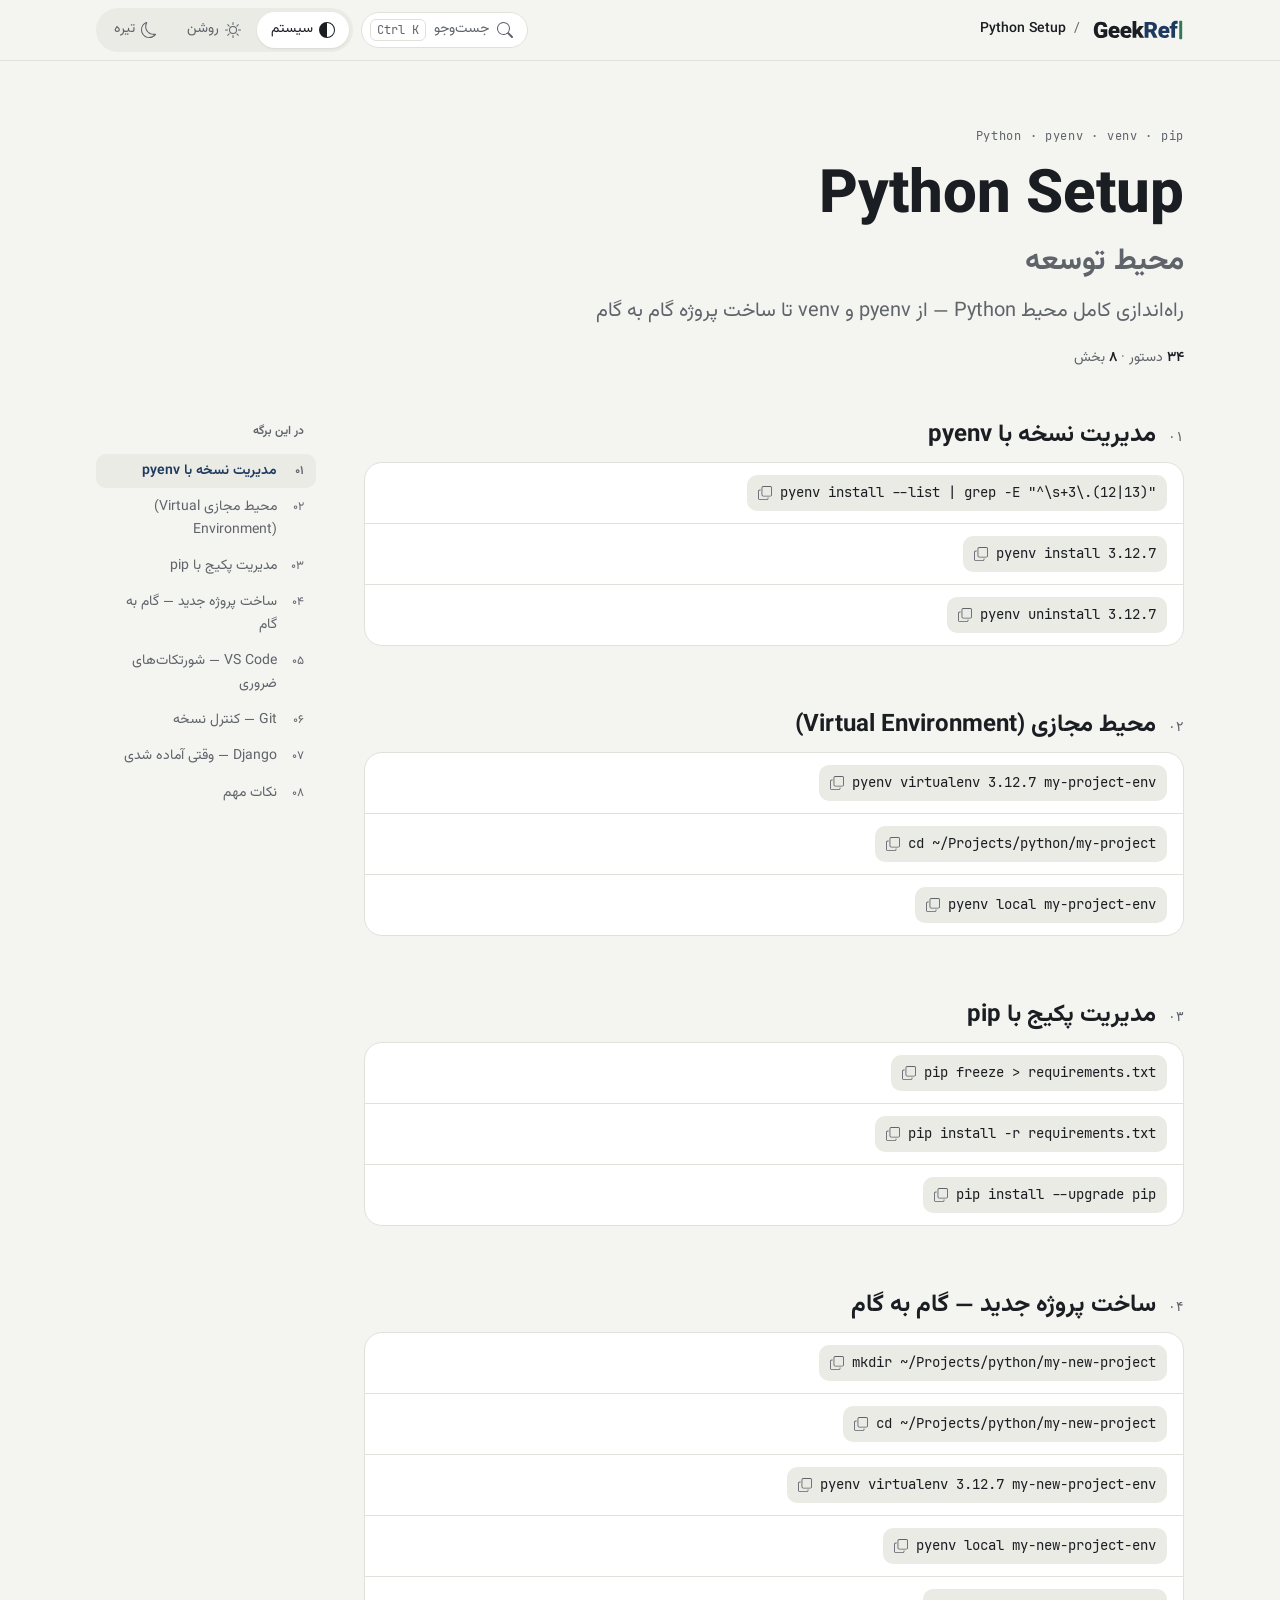
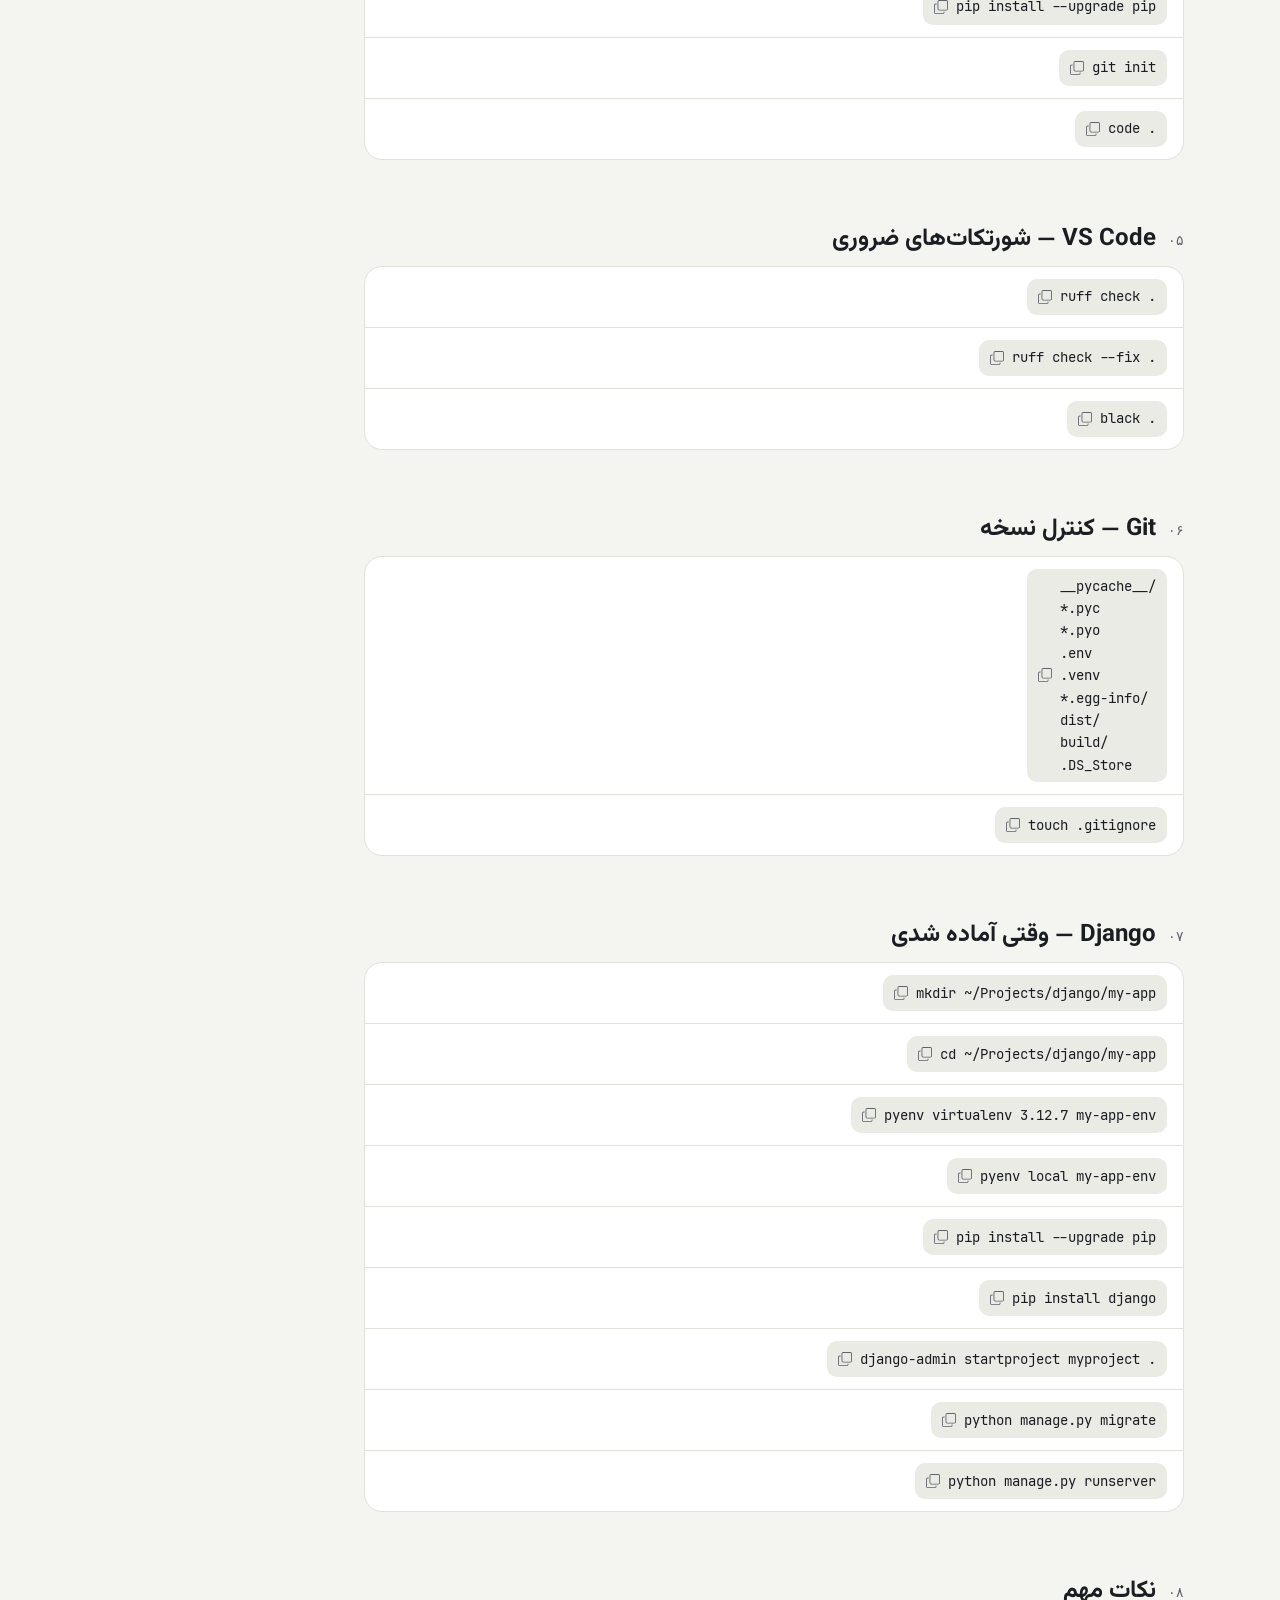
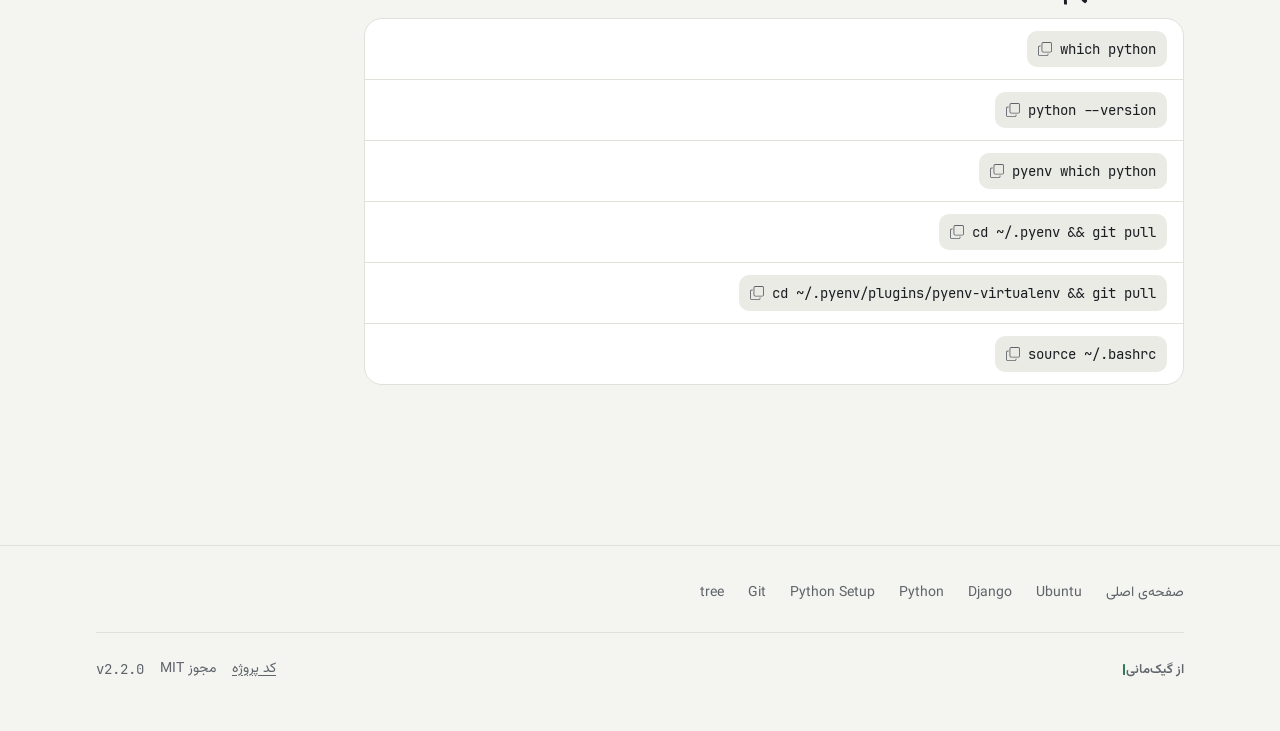
<file: cheatsheets/python_setup.html>
<!DOCTYPE html>
<html lang="fa" dir="rtl">
<head>
<meta charset="utf-8">
<meta name="viewport" content="width=device-width, initial-scale=1">
<script>(function(){try{var t=localStorage.getItem('gr-theme');if(t==='light'||t==='dark')document.documentElement.setAttribute('data-theme',t);}catch(e){}})();</script>
<title>Python Setup · محیط توسعه | GeekRef</title>
<meta name="description" content="راه‌اندازی کامل محیط Python — از pyenv و venv تا ساخت پروژه گام به گام">
<meta name="generator" content="GeekRef build 2.2.0 (do not edit; source: data/sheets)">
<link rel="canonical" href="https://mani-imani.github.io/GeekRef/cheatsheets/python_setup.html">
<link rel="icon" type="image/svg+xml" sizes="32x32" href="../assets/brand/geekref-icon-32.svg">
<link rel="icon" type="image/svg+xml" sizes="16x16" href="../assets/brand/geekref-icon-16.svg">
<link rel="apple-touch-icon" href="../assets/brand/geekref-touch-180.png">
<link rel="manifest" href="../manifest.webmanifest">
<meta name="apple-mobile-web-app-title" content="GeekRef">
<meta name="theme-color" content="#F4F4F0" media="(prefers-color-scheme: light)">
<meta name="theme-color" content="#0E1217" media="(prefers-color-scheme: dark)">
<meta property="og:type" content="website">
<meta property="og:site_name" content="GeekRef">
<meta property="og:locale" content="fa_IR">
<meta property="og:title" content="Python Setup · محیط توسعه | GeekRef">
<meta property="og:description" content="راه‌اندازی کامل محیط Python — از pyenv و venv تا ساخت پروژه گام به گام">
<meta property="og:url" content="https://mani-imani.github.io/GeekRef/cheatsheets/python_setup.html">
<meta property="og:image" content="https://mani-imani.github.io/GeekRef/assets/og-image.png">
<meta property="og:image:width" content="1200">
<meta property="og:image:height" content="630">
<meta name="twitter:card" content="summary_large_image">
<link rel="preload" href="../fonts/vazirmatn/Vazirmatn-Regular.woff2" as="font" type="font/woff2" crossorigin>
<link rel="stylesheet" href="../css/geek.css">
<link rel="stylesheet" href="../css/geekref.css">
<script src="../js/geekref.js" defer></script>
</head>
<body>
<a class="gr-skip" href="#main">رفتن به محتوا</a>
<header class="gr-header">
  <div class="gm-page gr-header-in">
   <div class="gr-brand-row">
    <a class="gr-brand" href="../index.html" aria-label="GeekRef، صفحه‌ی اصلی">
     <img class="gr-wm--light" src="../assets/brand/geekref-wordmark-light.svg" alt="" width="92" height="22">
     <img class="gr-wm--dark" src="../assets/brand/geekref-wordmark-dark.svg" alt="" width="92" height="22">
    </a>
    <nav class="gr-crumb" aria-label="مسیر"><span aria-hidden="true">/</span><span aria-current="page"><bdi>Python Setup</bdi></span></nav>
   </div>
   <div class="gr-actions">
    <button type="button" class="gr-search-btn" data-gr-search aria-label="جست‌وجو در دستورها" aria-keyshortcuts="Control+K Meta+K /"><svg class="gr-ic" viewBox="0 0 16 16" aria-hidden="true" focusable="false"><path d="M11.742 10.344a6.5 6.5 0 1 0-1.397 1.398h-.001q.044.06.098.115l3.85 3.85a1 1 0 0 0 1.415-1.414l-3.85-3.85a1 1 0 0 0-.115-.1zM12 6.5a5.5 5.5 0 1 1-11 0 5.5 5.5 0 0 1 11 0"/></svg><span>جست‌وجو</span><kbd dir="ltr" data-gr-kbd>Ctrl K</kbd></button>
    <div class="gm-seg gr-theme" role="group" aria-label="پوسته">
     <button type="button" data-theme-set="system" aria-pressed="true" title="پیروی از سیستم"><svg class="gr-ic" viewBox="0 0 16 16" aria-hidden="true" focusable="false"><path d="M8 15A7 7 0 1 0 8 1zm0 1A8 8 0 1 1 8 0a8 8 0 0 1 0 16"/></svg><span>سیستم</span></button>
     <button type="button" data-theme-set="light" aria-pressed="false" title="روشن"><svg class="gr-ic" viewBox="0 0 16 16" aria-hidden="true" focusable="false"><path d="M8 11a3 3 0 1 1 0-6 3 3 0 0 1 0 6m0 1a4 4 0 1 0 0-8 4 4 0 0 0 0 8M8 0a.5.5 0 0 1 .5.5v2a.5.5 0 0 1-1 0v-2A.5.5 0 0 1 8 0m0 13a.5.5 0 0 1 .5.5v2a.5.5 0 0 1-1 0v-2A.5.5 0 0 1 8 13m8-5a.5.5 0 0 1-.5.5h-2a.5.5 0 0 1 0-1h2a.5.5 0 0 1 .5.5M3 8a.5.5 0 0 1-.5.5h-2a.5.5 0 0 1 0-1h2A.5.5 0 0 1 3 8m10.657-5.657a.5.5 0 0 1 0 .707l-1.414 1.415a.5.5 0 1 1-.707-.708l1.414-1.414a.5.5 0 0 1 .707 0m-9.193 9.193a.5.5 0 0 1 0 .707L3.05 13.657a.5.5 0 0 1-.707-.707l1.414-1.414a.5.5 0 0 1 .707 0m9.193 2.121a.5.5 0 0 1-.707 0l-1.414-1.414a.5.5 0 0 1 .707-.707l1.414 1.414a.5.5 0 0 1 0 .707M4.464 4.465a.5.5 0 0 1-.707 0L2.343 3.05a.5.5 0 1 1 .707-.707l1.414 1.414a.5.5 0 0 1 0 .708"/></svg><span>روشن</span></button>
     <button type="button" data-theme-set="dark" aria-pressed="false" title="تیره"><svg class="gr-ic" viewBox="0 0 16 16" aria-hidden="true" focusable="false"><path d="M6 .278a.77.77 0 0 1 .08.858 7.2 7.2 0 0 0-.878 3.46c0 4.021 3.278 7.277 7.318 7.277q.792-.001 1.533-.16a.79.79 0 0 1 .81.316.73.73 0 0 1-.031.893A8.35 8.35 0 0 1 8.344 16C3.734 16 0 12.286 0 7.71 0 4.266 2.114 1.312 5.124.06A.75.75 0 0 1 6 .278M4.858 1.311A7.27 7.27 0 0 0 1.025 7.71c0 4.02 3.279 7.276 7.319 7.276a7.32 7.32 0 0 0 5.205-2.162q-.506.063-1.029.063c-4.61 0-8.343-3.714-8.343-8.29 0-1.167.242-2.278.681-3.286"/></svg><span>تیره</span></button>
    </div>
   </div>
  </div>
</header>
<main id="main" class="gm-page">
 <header class="gr-head">
  <p class="gr-eyebrow"><span class="gm-mono">Python · pyenv · venv · pip</span></p>
  <h1><bdi>Python Setup</bdi><span class="gr-h1-sub">محیط توسعه</span></h1>
  <p class="gr-lede">راه‌اندازی کامل محیط <bdi>Python</bdi> — از <bdi>pyenv</bdi> و <bdi>venv</bdi> تا ساخت پروژه گام به گام</p>
  <p class="gr-meta"><b>۳۴</b> دستور · <b>۸</b> بخش</p>
 </header>
 <div class="gr-layout">
  <div class="gr-content">
  <details class="gr-toc-m">
   <summary>فهرست این برگه<svg class="gr-ic" viewBox="0 0 16 16" aria-hidden="true" focusable="false"><path fill-rule="evenodd" d="M1.646 4.646a.5.5 0 0 1 .708 0L8 10.293l5.646-5.647a.5.5 0 0 1 .708.708l-6 6a.5.5 0 0 1-.708 0l-6-6a.5.5 0 0 1 0-.708"/></svg></summary>
   <nav aria-label="فهرست این برگه (موبایل)">
    <ol>
     <li><a href="#pyenv"><span class="gr-toc-num">۰۱</span><span>مدیریت نسخه با <bdi>pyenv</bdi></span></a></li>
     <li><a href="#virtualenv"><span class="gr-toc-num">۰۲</span><span>محیط مجازی <bdi>(Virtual Environment)</bdi></span></a></li>
     <li><a href="#pip"><span class="gr-toc-num">۰۳</span><span>مدیریت پکیج با <bdi>pip</bdi></span></a></li>
     <li><a href="#project"><span class="gr-toc-num">۰۴</span><span>ساخت پروژه جدید — گام به گام</span></a></li>
     <li><a href="#vscode"><span class="gr-toc-num">۰۵</span><span><bdi>VS Code</bdi> — شورتکات‌های ضروری</span></a></li>
     <li><a href="#git"><span class="gr-toc-num">۰۶</span><span><bdi>Git</bdi> — کنترل نسخه</span></a></li>
     <li><a href="#django"><span class="gr-toc-num">۰۷</span><span><bdi>Django</bdi> — وقتی آماده شدی</span></a></li>
     <li><a href="#tips"><span class="gr-toc-num">۰۸</span><span>نکات مهم</span></a></li>
    </ol>
   </nav>
  </details>
<section class="gr-section" id="pyenv" aria-labelledby="pyenv-t">
  <h2 id="pyenv-t"><span class="gr-section-num" aria-hidden="true">۰۱</span><span>مدیریت نسخه با <bdi>pyenv</bdi></span></h2>
  <div class="gr-table">
   <div class="gr-row" id="c-pyenv-install-list-grep-e-s-3-12-13"><button type="button" class="gr-cmd" data-copy="pyenv install --list | grep -E &quot;^\s+3\.(12|13)&quot;" aria-label="کپی دستور pyenv install --list | grep -E &quot;^\s+3\.(12|13)&quot;"><code dir="ltr">pyenv install --list | grep -E "^\s+3\.(12|13)"</code><svg class="gr-ic" viewBox="0 0 16 16" aria-hidden="true" focusable="false"><path fill-rule="evenodd" d="M4 2a2 2 0 0 1 2-2h8a2 2 0 0 1 2 2v8a2 2 0 0 1-2 2H6a2 2 0 0 1-2-2zm2-1a1 1 0 0 0-1 1v8a1 1 0 0 0 1 1h8a1 1 0 0 0 1-1V2a1 1 0 0 0-1-1zM2 5a1 1 0 0 0-1 1v8a1 1 0 0 0 1 1h8a1 1 0 0 0 1-1v-1h1v1a2 2 0 0 1-2 2H2a2 2 0 0 1-2-2V6a2 2 0 0 1 2-2h1v1z"/></svg></button><p class="gr-cmd-desc"></p><button type="button" class="gr-link-btn" data-link="c-pyenv-install-list-grep-e-s-3-12-13" aria-label="کپی پیوند دستور pyenv install --list | grep -E &quot;^\s+3\.(12|13)&quot;" title="کپی پیوند"><svg class="gr-ic" viewBox="0 0 16 16" aria-hidden="true" focusable="false"><path d="M4.715 6.542 3.343 7.914a3 3 0 1 0 4.243 4.243l1.828-1.829A3 3 0 0 0 8.586 5.5L8 6.086a1 1 0 0 0-.154.199 2 2 0 0 1 .861 3.337L6.88 11.45a2 2 0 1 1-2.83-2.83l.793-.792a4 4 0 0 1-.128-1.287z"/><path d="M6.586 4.672A3 3 0 0 0 7.414 9.5l.775-.776a2 2 0 0 1-.896-3.346L9.12 3.55a2 2 0 1 1 2.83 2.83l-.793.792c.112.42.155.855.128 1.287l1.372-1.372a3 3 0 1 0-4.243-4.243z"/></svg></button></div>
   <div class="gr-row" id="c-pyenv-install-3-12-7"><button type="button" class="gr-cmd" data-copy="pyenv install 3.12.7" aria-label="کپی دستور pyenv install 3.12.7"><code dir="ltr">pyenv install 3.12.7</code><svg class="gr-ic" viewBox="0 0 16 16" aria-hidden="true" focusable="false"><path fill-rule="evenodd" d="M4 2a2 2 0 0 1 2-2h8a2 2 0 0 1 2 2v8a2 2 0 0 1-2 2H6a2 2 0 0 1-2-2zm2-1a1 1 0 0 0-1 1v8a1 1 0 0 0 1 1h8a1 1 0 0 0 1-1V2a1 1 0 0 0-1-1zM2 5a1 1 0 0 0-1 1v8a1 1 0 0 0 1 1h8a1 1 0 0 0 1-1v-1h1v1a2 2 0 0 1-2 2H2a2 2 0 0 1-2-2V6a2 2 0 0 1 2-2h1v1z"/></svg></button><p class="gr-cmd-desc"></p><button type="button" class="gr-link-btn" data-link="c-pyenv-install-3-12-7" aria-label="کپی پیوند دستور pyenv install 3.12.7" title="کپی پیوند"><svg class="gr-ic" viewBox="0 0 16 16" aria-hidden="true" focusable="false"><path d="M4.715 6.542 3.343 7.914a3 3 0 1 0 4.243 4.243l1.828-1.829A3 3 0 0 0 8.586 5.5L8 6.086a1 1 0 0 0-.154.199 2 2 0 0 1 .861 3.337L6.88 11.45a2 2 0 1 1-2.83-2.83l.793-.792a4 4 0 0 1-.128-1.287z"/><path d="M6.586 4.672A3 3 0 0 0 7.414 9.5l.775-.776a2 2 0 0 1-.896-3.346L9.12 3.55a2 2 0 1 1 2.83 2.83l-.793.792c.112.42.155.855.128 1.287l1.372-1.372a3 3 0 1 0-4.243-4.243z"/></svg></button></div>
   <div class="gr-row" id="c-pyenv-uninstall-3-12-7"><button type="button" class="gr-cmd" data-copy="pyenv uninstall 3.12.7" aria-label="کپی دستور pyenv uninstall 3.12.7"><code dir="ltr">pyenv uninstall 3.12.7</code><svg class="gr-ic" viewBox="0 0 16 16" aria-hidden="true" focusable="false"><path fill-rule="evenodd" d="M4 2a2 2 0 0 1 2-2h8a2 2 0 0 1 2 2v8a2 2 0 0 1-2 2H6a2 2 0 0 1-2-2zm2-1a1 1 0 0 0-1 1v8a1 1 0 0 0 1 1h8a1 1 0 0 0 1-1V2a1 1 0 0 0-1-1zM2 5a1 1 0 0 0-1 1v8a1 1 0 0 0 1 1h8a1 1 0 0 0 1-1v-1h1v1a2 2 0 0 1-2 2H2a2 2 0 0 1-2-2V6a2 2 0 0 1 2-2h1v1z"/></svg></button><p class="gr-cmd-desc"></p><button type="button" class="gr-link-btn" data-link="c-pyenv-uninstall-3-12-7" aria-label="کپی پیوند دستور pyenv uninstall 3.12.7" title="کپی پیوند"><svg class="gr-ic" viewBox="0 0 16 16" aria-hidden="true" focusable="false"><path d="M4.715 6.542 3.343 7.914a3 3 0 1 0 4.243 4.243l1.828-1.829A3 3 0 0 0 8.586 5.5L8 6.086a1 1 0 0 0-.154.199 2 2 0 0 1 .861 3.337L6.88 11.45a2 2 0 1 1-2.83-2.83l.793-.792a4 4 0 0 1-.128-1.287z"/><path d="M6.586 4.672A3 3 0 0 0 7.414 9.5l.775-.776a2 2 0 0 1-.896-3.346L9.12 3.55a2 2 0 1 1 2.83 2.83l-.793.792c.112.42.155.855.128 1.287l1.372-1.372a3 3 0 1 0-4.243-4.243z"/></svg></button></div>
  </div>
</section>
<section class="gr-section" id="virtualenv" aria-labelledby="virtualenv-t">
  <h2 id="virtualenv-t"><span class="gr-section-num" aria-hidden="true">۰۲</span><span>محیط مجازی <bdi>(Virtual Environment)</bdi></span></h2>
  <div class="gr-table">
   <div class="gr-row" id="c-pyenv-virtualenv-3-12-7-my-project-env"><button type="button" class="gr-cmd" data-copy="pyenv virtualenv 3.12.7 my-project-env" aria-label="کپی دستور pyenv virtualenv 3.12.7 my-project-env"><code dir="ltr">pyenv virtualenv 3.12.7 my-project-env</code><svg class="gr-ic" viewBox="0 0 16 16" aria-hidden="true" focusable="false"><path fill-rule="evenodd" d="M4 2a2 2 0 0 1 2-2h8a2 2 0 0 1 2 2v8a2 2 0 0 1-2 2H6a2 2 0 0 1-2-2zm2-1a1 1 0 0 0-1 1v8a1 1 0 0 0 1 1h8a1 1 0 0 0 1-1V2a1 1 0 0 0-1-1zM2 5a1 1 0 0 0-1 1v8a1 1 0 0 0 1 1h8a1 1 0 0 0 1-1v-1h1v1a2 2 0 0 1-2 2H2a2 2 0 0 1-2-2V6a2 2 0 0 1 2-2h1v1z"/></svg></button><p class="gr-cmd-desc"></p><button type="button" class="gr-link-btn" data-link="c-pyenv-virtualenv-3-12-7-my-project-env" aria-label="کپی پیوند دستور pyenv virtualenv 3.12.7 my-project-env" title="کپی پیوند"><svg class="gr-ic" viewBox="0 0 16 16" aria-hidden="true" focusable="false"><path d="M4.715 6.542 3.343 7.914a3 3 0 1 0 4.243 4.243l1.828-1.829A3 3 0 0 0 8.586 5.5L8 6.086a1 1 0 0 0-.154.199 2 2 0 0 1 .861 3.337L6.88 11.45a2 2 0 1 1-2.83-2.83l.793-.792a4 4 0 0 1-.128-1.287z"/><path d="M6.586 4.672A3 3 0 0 0 7.414 9.5l.775-.776a2 2 0 0 1-.896-3.346L9.12 3.55a2 2 0 1 1 2.83 2.83l-.793.792c.112.42.155.855.128 1.287l1.372-1.372a3 3 0 1 0-4.243-4.243z"/></svg></button></div>
   <div class="gr-row" id="c-cd-projects-python-my-project"><button type="button" class="gr-cmd" data-copy="cd ~/Projects/python/my-project" aria-label="کپی دستور cd ~/Projects/python/my-project"><code dir="ltr">cd ~/Projects/python/my-project</code><svg class="gr-ic" viewBox="0 0 16 16" aria-hidden="true" focusable="false"><path fill-rule="evenodd" d="M4 2a2 2 0 0 1 2-2h8a2 2 0 0 1 2 2v8a2 2 0 0 1-2 2H6a2 2 0 0 1-2-2zm2-1a1 1 0 0 0-1 1v8a1 1 0 0 0 1 1h8a1 1 0 0 0 1-1V2a1 1 0 0 0-1-1zM2 5a1 1 0 0 0-1 1v8a1 1 0 0 0 1 1h8a1 1 0 0 0 1-1v-1h1v1a2 2 0 0 1-2 2H2a2 2 0 0 1-2-2V6a2 2 0 0 1 2-2h1v1z"/></svg></button><p class="gr-cmd-desc"></p><button type="button" class="gr-link-btn" data-link="c-cd-projects-python-my-project" aria-label="کپی پیوند دستور cd ~/Projects/python/my-project" title="کپی پیوند"><svg class="gr-ic" viewBox="0 0 16 16" aria-hidden="true" focusable="false"><path d="M4.715 6.542 3.343 7.914a3 3 0 1 0 4.243 4.243l1.828-1.829A3 3 0 0 0 8.586 5.5L8 6.086a1 1 0 0 0-.154.199 2 2 0 0 1 .861 3.337L6.88 11.45a2 2 0 1 1-2.83-2.83l.793-.792a4 4 0 0 1-.128-1.287z"/><path d="M6.586 4.672A3 3 0 0 0 7.414 9.5l.775-.776a2 2 0 0 1-.896-3.346L9.12 3.55a2 2 0 1 1 2.83 2.83l-.793.792c.112.42.155.855.128 1.287l1.372-1.372a3 3 0 1 0-4.243-4.243z"/></svg></button></div>
   <div class="gr-row" id="c-pyenv-local-my-project-env"><button type="button" class="gr-cmd" data-copy="pyenv local my-project-env" aria-label="کپی دستور pyenv local my-project-env"><code dir="ltr">pyenv local my-project-env</code><svg class="gr-ic" viewBox="0 0 16 16" aria-hidden="true" focusable="false"><path fill-rule="evenodd" d="M4 2a2 2 0 0 1 2-2h8a2 2 0 0 1 2 2v8a2 2 0 0 1-2 2H6a2 2 0 0 1-2-2zm2-1a1 1 0 0 0-1 1v8a1 1 0 0 0 1 1h8a1 1 0 0 0 1-1V2a1 1 0 0 0-1-1zM2 5a1 1 0 0 0-1 1v8a1 1 0 0 0 1 1h8a1 1 0 0 0 1-1v-1h1v1a2 2 0 0 1-2 2H2a2 2 0 0 1-2-2V6a2 2 0 0 1 2-2h1v1z"/></svg></button><p class="gr-cmd-desc"></p><button type="button" class="gr-link-btn" data-link="c-pyenv-local-my-project-env" aria-label="کپی پیوند دستور pyenv local my-project-env" title="کپی پیوند"><svg class="gr-ic" viewBox="0 0 16 16" aria-hidden="true" focusable="false"><path d="M4.715 6.542 3.343 7.914a3 3 0 1 0 4.243 4.243l1.828-1.829A3 3 0 0 0 8.586 5.5L8 6.086a1 1 0 0 0-.154.199 2 2 0 0 1 .861 3.337L6.88 11.45a2 2 0 1 1-2.83-2.83l.793-.792a4 4 0 0 1-.128-1.287z"/><path d="M6.586 4.672A3 3 0 0 0 7.414 9.5l.775-.776a2 2 0 0 1-.896-3.346L9.12 3.55a2 2 0 1 1 2.83 2.83l-.793.792c.112.42.155.855.128 1.287l1.372-1.372a3 3 0 1 0-4.243-4.243z"/></svg></button></div>
  </div>
</section>
<section class="gr-section" id="pip" aria-labelledby="pip-t">
  <h2 id="pip-t"><span class="gr-section-num" aria-hidden="true">۰۳</span><span>مدیریت پکیج با <bdi>pip</bdi></span></h2>
  <div class="gr-table">
   <div class="gr-row" id="c-pip-freeze-requirements-txt"><button type="button" class="gr-cmd" data-copy="pip freeze &gt; requirements.txt" aria-label="کپی دستور pip freeze &gt; requirements.txt"><code dir="ltr">pip freeze &gt; requirements.txt</code><svg class="gr-ic" viewBox="0 0 16 16" aria-hidden="true" focusable="false"><path fill-rule="evenodd" d="M4 2a2 2 0 0 1 2-2h8a2 2 0 0 1 2 2v8a2 2 0 0 1-2 2H6a2 2 0 0 1-2-2zm2-1a1 1 0 0 0-1 1v8a1 1 0 0 0 1 1h8a1 1 0 0 0 1-1V2a1 1 0 0 0-1-1zM2 5a1 1 0 0 0-1 1v8a1 1 0 0 0 1 1h8a1 1 0 0 0 1-1v-1h1v1a2 2 0 0 1-2 2H2a2 2 0 0 1-2-2V6a2 2 0 0 1 2-2h1v1z"/></svg></button><p class="gr-cmd-desc"></p><button type="button" class="gr-link-btn" data-link="c-pip-freeze-requirements-txt" aria-label="کپی پیوند دستور pip freeze &gt; requirements.txt" title="کپی پیوند"><svg class="gr-ic" viewBox="0 0 16 16" aria-hidden="true" focusable="false"><path d="M4.715 6.542 3.343 7.914a3 3 0 1 0 4.243 4.243l1.828-1.829A3 3 0 0 0 8.586 5.5L8 6.086a1 1 0 0 0-.154.199 2 2 0 0 1 .861 3.337L6.88 11.45a2 2 0 1 1-2.83-2.83l.793-.792a4 4 0 0 1-.128-1.287z"/><path d="M6.586 4.672A3 3 0 0 0 7.414 9.5l.775-.776a2 2 0 0 1-.896-3.346L9.12 3.55a2 2 0 1 1 2.83 2.83l-.793.792c.112.42.155.855.128 1.287l1.372-1.372a3 3 0 1 0-4.243-4.243z"/></svg></button></div>
   <div class="gr-row" id="c-pip-install-r-requirements-txt"><button type="button" class="gr-cmd" data-copy="pip install -r requirements.txt" aria-label="کپی دستور pip install -r requirements.txt"><code dir="ltr">pip install -r requirements.txt</code><svg class="gr-ic" viewBox="0 0 16 16" aria-hidden="true" focusable="false"><path fill-rule="evenodd" d="M4 2a2 2 0 0 1 2-2h8a2 2 0 0 1 2 2v8a2 2 0 0 1-2 2H6a2 2 0 0 1-2-2zm2-1a1 1 0 0 0-1 1v8a1 1 0 0 0 1 1h8a1 1 0 0 0 1-1V2a1 1 0 0 0-1-1zM2 5a1 1 0 0 0-1 1v8a1 1 0 0 0 1 1h8a1 1 0 0 0 1-1v-1h1v1a2 2 0 0 1-2 2H2a2 2 0 0 1-2-2V6a2 2 0 0 1 2-2h1v1z"/></svg></button><p class="gr-cmd-desc"></p><button type="button" class="gr-link-btn" data-link="c-pip-install-r-requirements-txt" aria-label="کپی پیوند دستور pip install -r requirements.txt" title="کپی پیوند"><svg class="gr-ic" viewBox="0 0 16 16" aria-hidden="true" focusable="false"><path d="M4.715 6.542 3.343 7.914a3 3 0 1 0 4.243 4.243l1.828-1.829A3 3 0 0 0 8.586 5.5L8 6.086a1 1 0 0 0-.154.199 2 2 0 0 1 .861 3.337L6.88 11.45a2 2 0 1 1-2.83-2.83l.793-.792a4 4 0 0 1-.128-1.287z"/><path d="M6.586 4.672A3 3 0 0 0 7.414 9.5l.775-.776a2 2 0 0 1-.896-3.346L9.12 3.55a2 2 0 1 1 2.83 2.83l-.793.792c.112.42.155.855.128 1.287l1.372-1.372a3 3 0 1 0-4.243-4.243z"/></svg></button></div>
   <div class="gr-row" id="c-pip-install-upgrade-pip"><button type="button" class="gr-cmd" data-copy="pip install --upgrade pip" aria-label="کپی دستور pip install --upgrade pip"><code dir="ltr">pip install --upgrade pip</code><svg class="gr-ic" viewBox="0 0 16 16" aria-hidden="true" focusable="false"><path fill-rule="evenodd" d="M4 2a2 2 0 0 1 2-2h8a2 2 0 0 1 2 2v8a2 2 0 0 1-2 2H6a2 2 0 0 1-2-2zm2-1a1 1 0 0 0-1 1v8a1 1 0 0 0 1 1h8a1 1 0 0 0 1-1V2a1 1 0 0 0-1-1zM2 5a1 1 0 0 0-1 1v8a1 1 0 0 0 1 1h8a1 1 0 0 0 1-1v-1h1v1a2 2 0 0 1-2 2H2a2 2 0 0 1-2-2V6a2 2 0 0 1 2-2h1v1z"/></svg></button><p class="gr-cmd-desc"></p><button type="button" class="gr-link-btn" data-link="c-pip-install-upgrade-pip" aria-label="کپی پیوند دستور pip install --upgrade pip" title="کپی پیوند"><svg class="gr-ic" viewBox="0 0 16 16" aria-hidden="true" focusable="false"><path d="M4.715 6.542 3.343 7.914a3 3 0 1 0 4.243 4.243l1.828-1.829A3 3 0 0 0 8.586 5.5L8 6.086a1 1 0 0 0-.154.199 2 2 0 0 1 .861 3.337L6.88 11.45a2 2 0 1 1-2.83-2.83l.793-.792a4 4 0 0 1-.128-1.287z"/><path d="M6.586 4.672A3 3 0 0 0 7.414 9.5l.775-.776a2 2 0 0 1-.896-3.346L9.12 3.55a2 2 0 1 1 2.83 2.83l-.793.792c.112.42.155.855.128 1.287l1.372-1.372a3 3 0 1 0-4.243-4.243z"/></svg></button></div>
  </div>
</section>
<section class="gr-section" id="project" aria-labelledby="project-t">
  <h2 id="project-t"><span class="gr-section-num" aria-hidden="true">۰۴</span><span>ساخت پروژه جدید — گام به گام</span></h2>
  <div class="gr-table">
   <div class="gr-row" id="c-mkdir-projects-python-my-new-project"><button type="button" class="gr-cmd" data-copy="mkdir ~/Projects/python/my-new-project" aria-label="کپی دستور mkdir ~/Projects/python/my-new-project"><code dir="ltr">mkdir ~/Projects/python/my-new-project</code><svg class="gr-ic" viewBox="0 0 16 16" aria-hidden="true" focusable="false"><path fill-rule="evenodd" d="M4 2a2 2 0 0 1 2-2h8a2 2 0 0 1 2 2v8a2 2 0 0 1-2 2H6a2 2 0 0 1-2-2zm2-1a1 1 0 0 0-1 1v8a1 1 0 0 0 1 1h8a1 1 0 0 0 1-1V2a1 1 0 0 0-1-1zM2 5a1 1 0 0 0-1 1v8a1 1 0 0 0 1 1h8a1 1 0 0 0 1-1v-1h1v1a2 2 0 0 1-2 2H2a2 2 0 0 1-2-2V6a2 2 0 0 1 2-2h1v1z"/></svg></button><p class="gr-cmd-desc"></p><button type="button" class="gr-link-btn" data-link="c-mkdir-projects-python-my-new-project" aria-label="کپی پیوند دستور mkdir ~/Projects/python/my-new-project" title="کپی پیوند"><svg class="gr-ic" viewBox="0 0 16 16" aria-hidden="true" focusable="false"><path d="M4.715 6.542 3.343 7.914a3 3 0 1 0 4.243 4.243l1.828-1.829A3 3 0 0 0 8.586 5.5L8 6.086a1 1 0 0 0-.154.199 2 2 0 0 1 .861 3.337L6.88 11.45a2 2 0 1 1-2.83-2.83l.793-.792a4 4 0 0 1-.128-1.287z"/><path d="M6.586 4.672A3 3 0 0 0 7.414 9.5l.775-.776a2 2 0 0 1-.896-3.346L9.12 3.55a2 2 0 1 1 2.83 2.83l-.793.792c.112.42.155.855.128 1.287l1.372-1.372a3 3 0 1 0-4.243-4.243z"/></svg></button></div>
   <div class="gr-row" id="c-cd-projects-python-my-new-project"><button type="button" class="gr-cmd" data-copy="cd ~/Projects/python/my-new-project" aria-label="کپی دستور cd ~/Projects/python/my-new-project"><code dir="ltr">cd ~/Projects/python/my-new-project</code><svg class="gr-ic" viewBox="0 0 16 16" aria-hidden="true" focusable="false"><path fill-rule="evenodd" d="M4 2a2 2 0 0 1 2-2h8a2 2 0 0 1 2 2v8a2 2 0 0 1-2 2H6a2 2 0 0 1-2-2zm2-1a1 1 0 0 0-1 1v8a1 1 0 0 0 1 1h8a1 1 0 0 0 1-1V2a1 1 0 0 0-1-1zM2 5a1 1 0 0 0-1 1v8a1 1 0 0 0 1 1h8a1 1 0 0 0 1-1v-1h1v1a2 2 0 0 1-2 2H2a2 2 0 0 1-2-2V6a2 2 0 0 1 2-2h1v1z"/></svg></button><p class="gr-cmd-desc"></p><button type="button" class="gr-link-btn" data-link="c-cd-projects-python-my-new-project" aria-label="کپی پیوند دستور cd ~/Projects/python/my-new-project" title="کپی پیوند"><svg class="gr-ic" viewBox="0 0 16 16" aria-hidden="true" focusable="false"><path d="M4.715 6.542 3.343 7.914a3 3 0 1 0 4.243 4.243l1.828-1.829A3 3 0 0 0 8.586 5.5L8 6.086a1 1 0 0 0-.154.199 2 2 0 0 1 .861 3.337L6.88 11.45a2 2 0 1 1-2.83-2.83l.793-.792a4 4 0 0 1-.128-1.287z"/><path d="M6.586 4.672A3 3 0 0 0 7.414 9.5l.775-.776a2 2 0 0 1-.896-3.346L9.12 3.55a2 2 0 1 1 2.83 2.83l-.793.792c.112.42.155.855.128 1.287l1.372-1.372a3 3 0 1 0-4.243-4.243z"/></svg></button></div>
   <div class="gr-row" id="c-pyenv-virtualenv-3-12-7-my-new-project-env"><button type="button" class="gr-cmd" data-copy="pyenv virtualenv 3.12.7 my-new-project-env" aria-label="کپی دستور pyenv virtualenv 3.12.7 my-new-project-env"><code dir="ltr">pyenv virtualenv 3.12.7 my-new-project-env</code><svg class="gr-ic" viewBox="0 0 16 16" aria-hidden="true" focusable="false"><path fill-rule="evenodd" d="M4 2a2 2 0 0 1 2-2h8a2 2 0 0 1 2 2v8a2 2 0 0 1-2 2H6a2 2 0 0 1-2-2zm2-1a1 1 0 0 0-1 1v8a1 1 0 0 0 1 1h8a1 1 0 0 0 1-1V2a1 1 0 0 0-1-1zM2 5a1 1 0 0 0-1 1v8a1 1 0 0 0 1 1h8a1 1 0 0 0 1-1v-1h1v1a2 2 0 0 1-2 2H2a2 2 0 0 1-2-2V6a2 2 0 0 1 2-2h1v1z"/></svg></button><p class="gr-cmd-desc"></p><button type="button" class="gr-link-btn" data-link="c-pyenv-virtualenv-3-12-7-my-new-project-env" aria-label="کپی پیوند دستور pyenv virtualenv 3.12.7 my-new-project-env" title="کپی پیوند"><svg class="gr-ic" viewBox="0 0 16 16" aria-hidden="true" focusable="false"><path d="M4.715 6.542 3.343 7.914a3 3 0 1 0 4.243 4.243l1.828-1.829A3 3 0 0 0 8.586 5.5L8 6.086a1 1 0 0 0-.154.199 2 2 0 0 1 .861 3.337L6.88 11.45a2 2 0 1 1-2.83-2.83l.793-.792a4 4 0 0 1-.128-1.287z"/><path d="M6.586 4.672A3 3 0 0 0 7.414 9.5l.775-.776a2 2 0 0 1-.896-3.346L9.12 3.55a2 2 0 1 1 2.83 2.83l-.793.792c.112.42.155.855.128 1.287l1.372-1.372a3 3 0 1 0-4.243-4.243z"/></svg></button></div>
   <div class="gr-row" id="c-pyenv-local-my-new-project-env"><button type="button" class="gr-cmd" data-copy="pyenv local my-new-project-env" aria-label="کپی دستور pyenv local my-new-project-env"><code dir="ltr">pyenv local my-new-project-env</code><svg class="gr-ic" viewBox="0 0 16 16" aria-hidden="true" focusable="false"><path fill-rule="evenodd" d="M4 2a2 2 0 0 1 2-2h8a2 2 0 0 1 2 2v8a2 2 0 0 1-2 2H6a2 2 0 0 1-2-2zm2-1a1 1 0 0 0-1 1v8a1 1 0 0 0 1 1h8a1 1 0 0 0 1-1V2a1 1 0 0 0-1-1zM2 5a1 1 0 0 0-1 1v8a1 1 0 0 0 1 1h8a1 1 0 0 0 1-1v-1h1v1a2 2 0 0 1-2 2H2a2 2 0 0 1-2-2V6a2 2 0 0 1 2-2h1v1z"/></svg></button><p class="gr-cmd-desc"></p><button type="button" class="gr-link-btn" data-link="c-pyenv-local-my-new-project-env" aria-label="کپی پیوند دستور pyenv local my-new-project-env" title="کپی پیوند"><svg class="gr-ic" viewBox="0 0 16 16" aria-hidden="true" focusable="false"><path d="M4.715 6.542 3.343 7.914a3 3 0 1 0 4.243 4.243l1.828-1.829A3 3 0 0 0 8.586 5.5L8 6.086a1 1 0 0 0-.154.199 2 2 0 0 1 .861 3.337L6.88 11.45a2 2 0 1 1-2.83-2.83l.793-.792a4 4 0 0 1-.128-1.287z"/><path d="M6.586 4.672A3 3 0 0 0 7.414 9.5l.775-.776a2 2 0 0 1-.896-3.346L9.12 3.55a2 2 0 1 1 2.83 2.83l-.793.792c.112.42.155.855.128 1.287l1.372-1.372a3 3 0 1 0-4.243-4.243z"/></svg></button></div>
   <div class="gr-row" id="c-pip-install-upgrade-pip-2"><button type="button" class="gr-cmd" data-copy="pip install --upgrade pip" aria-label="کپی دستور pip install --upgrade pip"><code dir="ltr">pip install --upgrade pip</code><svg class="gr-ic" viewBox="0 0 16 16" aria-hidden="true" focusable="false"><path fill-rule="evenodd" d="M4 2a2 2 0 0 1 2-2h8a2 2 0 0 1 2 2v8a2 2 0 0 1-2 2H6a2 2 0 0 1-2-2zm2-1a1 1 0 0 0-1 1v8a1 1 0 0 0 1 1h8a1 1 0 0 0 1-1V2a1 1 0 0 0-1-1zM2 5a1 1 0 0 0-1 1v8a1 1 0 0 0 1 1h8a1 1 0 0 0 1-1v-1h1v1a2 2 0 0 1-2 2H2a2 2 0 0 1-2-2V6a2 2 0 0 1 2-2h1v1z"/></svg></button><p class="gr-cmd-desc"></p><button type="button" class="gr-link-btn" data-link="c-pip-install-upgrade-pip-2" aria-label="کپی پیوند دستور pip install --upgrade pip" title="کپی پیوند"><svg class="gr-ic" viewBox="0 0 16 16" aria-hidden="true" focusable="false"><path d="M4.715 6.542 3.343 7.914a3 3 0 1 0 4.243 4.243l1.828-1.829A3 3 0 0 0 8.586 5.5L8 6.086a1 1 0 0 0-.154.199 2 2 0 0 1 .861 3.337L6.88 11.45a2 2 0 1 1-2.83-2.83l.793-.792a4 4 0 0 1-.128-1.287z"/><path d="M6.586 4.672A3 3 0 0 0 7.414 9.5l.775-.776a2 2 0 0 1-.896-3.346L9.12 3.55a2 2 0 1 1 2.83 2.83l-.793.792c.112.42.155.855.128 1.287l1.372-1.372a3 3 0 1 0-4.243-4.243z"/></svg></button></div>
   <div class="gr-row" id="c-git-init"><button type="button" class="gr-cmd" data-copy="git init" aria-label="کپی دستور git init"><code dir="ltr">git init</code><svg class="gr-ic" viewBox="0 0 16 16" aria-hidden="true" focusable="false"><path fill-rule="evenodd" d="M4 2a2 2 0 0 1 2-2h8a2 2 0 0 1 2 2v8a2 2 0 0 1-2 2H6a2 2 0 0 1-2-2zm2-1a1 1 0 0 0-1 1v8a1 1 0 0 0 1 1h8a1 1 0 0 0 1-1V2a1 1 0 0 0-1-1zM2 5a1 1 0 0 0-1 1v8a1 1 0 0 0 1 1h8a1 1 0 0 0 1-1v-1h1v1a2 2 0 0 1-2 2H2a2 2 0 0 1-2-2V6a2 2 0 0 1 2-2h1v1z"/></svg></button><p class="gr-cmd-desc"></p><button type="button" class="gr-link-btn" data-link="c-git-init" aria-label="کپی پیوند دستور git init" title="کپی پیوند"><svg class="gr-ic" viewBox="0 0 16 16" aria-hidden="true" focusable="false"><path d="M4.715 6.542 3.343 7.914a3 3 0 1 0 4.243 4.243l1.828-1.829A3 3 0 0 0 8.586 5.5L8 6.086a1 1 0 0 0-.154.199 2 2 0 0 1 .861 3.337L6.88 11.45a2 2 0 1 1-2.83-2.83l.793-.792a4 4 0 0 1-.128-1.287z"/><path d="M6.586 4.672A3 3 0 0 0 7.414 9.5l.775-.776a2 2 0 0 1-.896-3.346L9.12 3.55a2 2 0 1 1 2.83 2.83l-.793.792c.112.42.155.855.128 1.287l1.372-1.372a3 3 0 1 0-4.243-4.243z"/></svg></button></div>
   <div class="gr-row" id="c-code"><button type="button" class="gr-cmd" data-copy="code ." aria-label="کپی دستور code ."><code dir="ltr">code .</code><svg class="gr-ic" viewBox="0 0 16 16" aria-hidden="true" focusable="false"><path fill-rule="evenodd" d="M4 2a2 2 0 0 1 2-2h8a2 2 0 0 1 2 2v8a2 2 0 0 1-2 2H6a2 2 0 0 1-2-2zm2-1a1 1 0 0 0-1 1v8a1 1 0 0 0 1 1h8a1 1 0 0 0 1-1V2a1 1 0 0 0-1-1zM2 5a1 1 0 0 0-1 1v8a1 1 0 0 0 1 1h8a1 1 0 0 0 1-1v-1h1v1a2 2 0 0 1-2 2H2a2 2 0 0 1-2-2V6a2 2 0 0 1 2-2h1v1z"/></svg></button><p class="gr-cmd-desc"></p><button type="button" class="gr-link-btn" data-link="c-code" aria-label="کپی پیوند دستور code ." title="کپی پیوند"><svg class="gr-ic" viewBox="0 0 16 16" aria-hidden="true" focusable="false"><path d="M4.715 6.542 3.343 7.914a3 3 0 1 0 4.243 4.243l1.828-1.829A3 3 0 0 0 8.586 5.5L8 6.086a1 1 0 0 0-.154.199 2 2 0 0 1 .861 3.337L6.88 11.45a2 2 0 1 1-2.83-2.83l.793-.792a4 4 0 0 1-.128-1.287z"/><path d="M6.586 4.672A3 3 0 0 0 7.414 9.5l.775-.776a2 2 0 0 1-.896-3.346L9.12 3.55a2 2 0 1 1 2.83 2.83l-.793.792c.112.42.155.855.128 1.287l1.372-1.372a3 3 0 1 0-4.243-4.243z"/></svg></button></div>
  </div>
</section>
<section class="gr-section" id="vscode" aria-labelledby="vscode-t">
  <h2 id="vscode-t"><span class="gr-section-num" aria-hidden="true">۰۵</span><span><bdi>VS Code</bdi> — شورتکات‌های ضروری</span></h2>
  <div class="gr-table">
   <div class="gr-row" id="c-ruff-check"><button type="button" class="gr-cmd" data-copy="ruff check ." aria-label="کپی دستور ruff check ."><code dir="ltr">ruff check .</code><svg class="gr-ic" viewBox="0 0 16 16" aria-hidden="true" focusable="false"><path fill-rule="evenodd" d="M4 2a2 2 0 0 1 2-2h8a2 2 0 0 1 2 2v8a2 2 0 0 1-2 2H6a2 2 0 0 1-2-2zm2-1a1 1 0 0 0-1 1v8a1 1 0 0 0 1 1h8a1 1 0 0 0 1-1V2a1 1 0 0 0-1-1zM2 5a1 1 0 0 0-1 1v8a1 1 0 0 0 1 1h8a1 1 0 0 0 1-1v-1h1v1a2 2 0 0 1-2 2H2a2 2 0 0 1-2-2V6a2 2 0 0 1 2-2h1v1z"/></svg></button><p class="gr-cmd-desc"></p><button type="button" class="gr-link-btn" data-link="c-ruff-check" aria-label="کپی پیوند دستور ruff check ." title="کپی پیوند"><svg class="gr-ic" viewBox="0 0 16 16" aria-hidden="true" focusable="false"><path d="M4.715 6.542 3.343 7.914a3 3 0 1 0 4.243 4.243l1.828-1.829A3 3 0 0 0 8.586 5.5L8 6.086a1 1 0 0 0-.154.199 2 2 0 0 1 .861 3.337L6.88 11.45a2 2 0 1 1-2.83-2.83l.793-.792a4 4 0 0 1-.128-1.287z"/><path d="M6.586 4.672A3 3 0 0 0 7.414 9.5l.775-.776a2 2 0 0 1-.896-3.346L9.12 3.55a2 2 0 1 1 2.83 2.83l-.793.792c.112.42.155.855.128 1.287l1.372-1.372a3 3 0 1 0-4.243-4.243z"/></svg></button></div>
   <div class="gr-row" id="c-ruff-check-fix"><button type="button" class="gr-cmd" data-copy="ruff check --fix ." aria-label="کپی دستور ruff check --fix ."><code dir="ltr">ruff check --fix .</code><svg class="gr-ic" viewBox="0 0 16 16" aria-hidden="true" focusable="false"><path fill-rule="evenodd" d="M4 2a2 2 0 0 1 2-2h8a2 2 0 0 1 2 2v8a2 2 0 0 1-2 2H6a2 2 0 0 1-2-2zm2-1a1 1 0 0 0-1 1v8a1 1 0 0 0 1 1h8a1 1 0 0 0 1-1V2a1 1 0 0 0-1-1zM2 5a1 1 0 0 0-1 1v8a1 1 0 0 0 1 1h8a1 1 0 0 0 1-1v-1h1v1a2 2 0 0 1-2 2H2a2 2 0 0 1-2-2V6a2 2 0 0 1 2-2h1v1z"/></svg></button><p class="gr-cmd-desc"></p><button type="button" class="gr-link-btn" data-link="c-ruff-check-fix" aria-label="کپی پیوند دستور ruff check --fix ." title="کپی پیوند"><svg class="gr-ic" viewBox="0 0 16 16" aria-hidden="true" focusable="false"><path d="M4.715 6.542 3.343 7.914a3 3 0 1 0 4.243 4.243l1.828-1.829A3 3 0 0 0 8.586 5.5L8 6.086a1 1 0 0 0-.154.199 2 2 0 0 1 .861 3.337L6.88 11.45a2 2 0 1 1-2.83-2.83l.793-.792a4 4 0 0 1-.128-1.287z"/><path d="M6.586 4.672A3 3 0 0 0 7.414 9.5l.775-.776a2 2 0 0 1-.896-3.346L9.12 3.55a2 2 0 1 1 2.83 2.83l-.793.792c.112.42.155.855.128 1.287l1.372-1.372a3 3 0 1 0-4.243-4.243z"/></svg></button></div>
   <div class="gr-row" id="c-black"><button type="button" class="gr-cmd" data-copy="black ." aria-label="کپی دستور black ."><code dir="ltr">black .</code><svg class="gr-ic" viewBox="0 0 16 16" aria-hidden="true" focusable="false"><path fill-rule="evenodd" d="M4 2a2 2 0 0 1 2-2h8a2 2 0 0 1 2 2v8a2 2 0 0 1-2 2H6a2 2 0 0 1-2-2zm2-1a1 1 0 0 0-1 1v8a1 1 0 0 0 1 1h8a1 1 0 0 0 1-1V2a1 1 0 0 0-1-1zM2 5a1 1 0 0 0-1 1v8a1 1 0 0 0 1 1h8a1 1 0 0 0 1-1v-1h1v1a2 2 0 0 1-2 2H2a2 2 0 0 1-2-2V6a2 2 0 0 1 2-2h1v1z"/></svg></button><p class="gr-cmd-desc"></p><button type="button" class="gr-link-btn" data-link="c-black" aria-label="کپی پیوند دستور black ." title="کپی پیوند"><svg class="gr-ic" viewBox="0 0 16 16" aria-hidden="true" focusable="false"><path d="M4.715 6.542 3.343 7.914a3 3 0 1 0 4.243 4.243l1.828-1.829A3 3 0 0 0 8.586 5.5L8 6.086a1 1 0 0 0-.154.199 2 2 0 0 1 .861 3.337L6.88 11.45a2 2 0 1 1-2.83-2.83l.793-.792a4 4 0 0 1-.128-1.287z"/><path d="M6.586 4.672A3 3 0 0 0 7.414 9.5l.775-.776a2 2 0 0 1-.896-3.346L9.12 3.55a2 2 0 1 1 2.83 2.83l-.793.792c.112.42.155.855.128 1.287l1.372-1.372a3 3 0 1 0-4.243-4.243z"/></svg></button></div>
  </div>
</section>
<section class="gr-section" id="git" aria-labelledby="git-t">
  <h2 id="git-t"><span class="gr-section-num" aria-hidden="true">۰۶</span><span><bdi>Git</bdi> — کنترل نسخه</span></h2>
  <div class="gr-table">
   <div class="gr-row" id="c-pycache-pyc-pyo-env-venv-egg-info-dist-build-ds"><button type="button" class="gr-cmd" data-copy="__pycache__/
*.pyc
*.pyo
.env
.venv
*.egg-info/
dist/
build/
.DS_Store" aria-label="کپی دستور __pycache__/
*.pyc
*.pyo
.env
.venv
*.egg-info/
dist/
build/
.DS_Store"><code dir="ltr">__pycache__/
*.pyc
*.pyo
.env
.venv
*.egg-info/
dist/
build/
.DS_Store</code><svg class="gr-ic" viewBox="0 0 16 16" aria-hidden="true" focusable="false"><path fill-rule="evenodd" d="M4 2a2 2 0 0 1 2-2h8a2 2 0 0 1 2 2v8a2 2 0 0 1-2 2H6a2 2 0 0 1-2-2zm2-1a1 1 0 0 0-1 1v8a1 1 0 0 0 1 1h8a1 1 0 0 0 1-1V2a1 1 0 0 0-1-1zM2 5a1 1 0 0 0-1 1v8a1 1 0 0 0 1 1h8a1 1 0 0 0 1-1v-1h1v1a2 2 0 0 1-2 2H2a2 2 0 0 1-2-2V6a2 2 0 0 1 2-2h1v1z"/></svg></button><p class="gr-cmd-desc"></p><button type="button" class="gr-link-btn" data-link="c-pycache-pyc-pyo-env-venv-egg-info-dist-build-ds" aria-label="کپی پیوند دستور __pycache__/
*.pyc
*.pyo
.env
.venv
*.egg-info/
dist/
build/
.DS_Store" title="کپی پیوند"><svg class="gr-ic" viewBox="0 0 16 16" aria-hidden="true" focusable="false"><path d="M4.715 6.542 3.343 7.914a3 3 0 1 0 4.243 4.243l1.828-1.829A3 3 0 0 0 8.586 5.5L8 6.086a1 1 0 0 0-.154.199 2 2 0 0 1 .861 3.337L6.88 11.45a2 2 0 1 1-2.83-2.83l.793-.792a4 4 0 0 1-.128-1.287z"/><path d="M6.586 4.672A3 3 0 0 0 7.414 9.5l.775-.776a2 2 0 0 1-.896-3.346L9.12 3.55a2 2 0 1 1 2.83 2.83l-.793.792c.112.42.155.855.128 1.287l1.372-1.372a3 3 0 1 0-4.243-4.243z"/></svg></button></div>
   <div class="gr-row" id="c-touch-gitignore"><button type="button" class="gr-cmd" data-copy="touch .gitignore" aria-label="کپی دستور touch .gitignore"><code dir="ltr">touch .gitignore</code><svg class="gr-ic" viewBox="0 0 16 16" aria-hidden="true" focusable="false"><path fill-rule="evenodd" d="M4 2a2 2 0 0 1 2-2h8a2 2 0 0 1 2 2v8a2 2 0 0 1-2 2H6a2 2 0 0 1-2-2zm2-1a1 1 0 0 0-1 1v8a1 1 0 0 0 1 1h8a1 1 0 0 0 1-1V2a1 1 0 0 0-1-1zM2 5a1 1 0 0 0-1 1v8a1 1 0 0 0 1 1h8a1 1 0 0 0 1-1v-1h1v1a2 2 0 0 1-2 2H2a2 2 0 0 1-2-2V6a2 2 0 0 1 2-2h1v1z"/></svg></button><p class="gr-cmd-desc"></p><button type="button" class="gr-link-btn" data-link="c-touch-gitignore" aria-label="کپی پیوند دستور touch .gitignore" title="کپی پیوند"><svg class="gr-ic" viewBox="0 0 16 16" aria-hidden="true" focusable="false"><path d="M4.715 6.542 3.343 7.914a3 3 0 1 0 4.243 4.243l1.828-1.829A3 3 0 0 0 8.586 5.5L8 6.086a1 1 0 0 0-.154.199 2 2 0 0 1 .861 3.337L6.88 11.45a2 2 0 1 1-2.83-2.83l.793-.792a4 4 0 0 1-.128-1.287z"/><path d="M6.586 4.672A3 3 0 0 0 7.414 9.5l.775-.776a2 2 0 0 1-.896-3.346L9.12 3.55a2 2 0 1 1 2.83 2.83l-.793.792c.112.42.155.855.128 1.287l1.372-1.372a3 3 0 1 0-4.243-4.243z"/></svg></button></div>
  </div>
</section>
<section class="gr-section" id="django" aria-labelledby="django-t">
  <h2 id="django-t"><span class="gr-section-num" aria-hidden="true">۰۷</span><span><bdi>Django</bdi> — وقتی آماده شدی</span></h2>
  <div class="gr-table">
   <div class="gr-row" id="c-mkdir-projects-django-my-app"><button type="button" class="gr-cmd" data-copy="mkdir ~/Projects/django/my-app" aria-label="کپی دستور mkdir ~/Projects/django/my-app"><code dir="ltr">mkdir ~/Projects/django/my-app</code><svg class="gr-ic" viewBox="0 0 16 16" aria-hidden="true" focusable="false"><path fill-rule="evenodd" d="M4 2a2 2 0 0 1 2-2h8a2 2 0 0 1 2 2v8a2 2 0 0 1-2 2H6a2 2 0 0 1-2-2zm2-1a1 1 0 0 0-1 1v8a1 1 0 0 0 1 1h8a1 1 0 0 0 1-1V2a1 1 0 0 0-1-1zM2 5a1 1 0 0 0-1 1v8a1 1 0 0 0 1 1h8a1 1 0 0 0 1-1v-1h1v1a2 2 0 0 1-2 2H2a2 2 0 0 1-2-2V6a2 2 0 0 1 2-2h1v1z"/></svg></button><p class="gr-cmd-desc"></p><button type="button" class="gr-link-btn" data-link="c-mkdir-projects-django-my-app" aria-label="کپی پیوند دستور mkdir ~/Projects/django/my-app" title="کپی پیوند"><svg class="gr-ic" viewBox="0 0 16 16" aria-hidden="true" focusable="false"><path d="M4.715 6.542 3.343 7.914a3 3 0 1 0 4.243 4.243l1.828-1.829A3 3 0 0 0 8.586 5.5L8 6.086a1 1 0 0 0-.154.199 2 2 0 0 1 .861 3.337L6.88 11.45a2 2 0 1 1-2.83-2.83l.793-.792a4 4 0 0 1-.128-1.287z"/><path d="M6.586 4.672A3 3 0 0 0 7.414 9.5l.775-.776a2 2 0 0 1-.896-3.346L9.12 3.55a2 2 0 1 1 2.83 2.83l-.793.792c.112.42.155.855.128 1.287l1.372-1.372a3 3 0 1 0-4.243-4.243z"/></svg></button></div>
   <div class="gr-row" id="c-cd-projects-django-my-app"><button type="button" class="gr-cmd" data-copy="cd ~/Projects/django/my-app" aria-label="کپی دستور cd ~/Projects/django/my-app"><code dir="ltr">cd ~/Projects/django/my-app</code><svg class="gr-ic" viewBox="0 0 16 16" aria-hidden="true" focusable="false"><path fill-rule="evenodd" d="M4 2a2 2 0 0 1 2-2h8a2 2 0 0 1 2 2v8a2 2 0 0 1-2 2H6a2 2 0 0 1-2-2zm2-1a1 1 0 0 0-1 1v8a1 1 0 0 0 1 1h8a1 1 0 0 0 1-1V2a1 1 0 0 0-1-1zM2 5a1 1 0 0 0-1 1v8a1 1 0 0 0 1 1h8a1 1 0 0 0 1-1v-1h1v1a2 2 0 0 1-2 2H2a2 2 0 0 1-2-2V6a2 2 0 0 1 2-2h1v1z"/></svg></button><p class="gr-cmd-desc"></p><button type="button" class="gr-link-btn" data-link="c-cd-projects-django-my-app" aria-label="کپی پیوند دستور cd ~/Projects/django/my-app" title="کپی پیوند"><svg class="gr-ic" viewBox="0 0 16 16" aria-hidden="true" focusable="false"><path d="M4.715 6.542 3.343 7.914a3 3 0 1 0 4.243 4.243l1.828-1.829A3 3 0 0 0 8.586 5.5L8 6.086a1 1 0 0 0-.154.199 2 2 0 0 1 .861 3.337L6.88 11.45a2 2 0 1 1-2.83-2.83l.793-.792a4 4 0 0 1-.128-1.287z"/><path d="M6.586 4.672A3 3 0 0 0 7.414 9.5l.775-.776a2 2 0 0 1-.896-3.346L9.12 3.55a2 2 0 1 1 2.83 2.83l-.793.792c.112.42.155.855.128 1.287l1.372-1.372a3 3 0 1 0-4.243-4.243z"/></svg></button></div>
   <div class="gr-row" id="c-pyenv-virtualenv-3-12-7-my-app-env"><button type="button" class="gr-cmd" data-copy="pyenv virtualenv 3.12.7 my-app-env" aria-label="کپی دستور pyenv virtualenv 3.12.7 my-app-env"><code dir="ltr">pyenv virtualenv 3.12.7 my-app-env</code><svg class="gr-ic" viewBox="0 0 16 16" aria-hidden="true" focusable="false"><path fill-rule="evenodd" d="M4 2a2 2 0 0 1 2-2h8a2 2 0 0 1 2 2v8a2 2 0 0 1-2 2H6a2 2 0 0 1-2-2zm2-1a1 1 0 0 0-1 1v8a1 1 0 0 0 1 1h8a1 1 0 0 0 1-1V2a1 1 0 0 0-1-1zM2 5a1 1 0 0 0-1 1v8a1 1 0 0 0 1 1h8a1 1 0 0 0 1-1v-1h1v1a2 2 0 0 1-2 2H2a2 2 0 0 1-2-2V6a2 2 0 0 1 2-2h1v1z"/></svg></button><p class="gr-cmd-desc"></p><button type="button" class="gr-link-btn" data-link="c-pyenv-virtualenv-3-12-7-my-app-env" aria-label="کپی پیوند دستور pyenv virtualenv 3.12.7 my-app-env" title="کپی پیوند"><svg class="gr-ic" viewBox="0 0 16 16" aria-hidden="true" focusable="false"><path d="M4.715 6.542 3.343 7.914a3 3 0 1 0 4.243 4.243l1.828-1.829A3 3 0 0 0 8.586 5.5L8 6.086a1 1 0 0 0-.154.199 2 2 0 0 1 .861 3.337L6.88 11.45a2 2 0 1 1-2.83-2.83l.793-.792a4 4 0 0 1-.128-1.287z"/><path d="M6.586 4.672A3 3 0 0 0 7.414 9.5l.775-.776a2 2 0 0 1-.896-3.346L9.12 3.55a2 2 0 1 1 2.83 2.83l-.793.792c.112.42.155.855.128 1.287l1.372-1.372a3 3 0 1 0-4.243-4.243z"/></svg></button></div>
   <div class="gr-row" id="c-pyenv-local-my-app-env"><button type="button" class="gr-cmd" data-copy="pyenv local my-app-env" aria-label="کپی دستور pyenv local my-app-env"><code dir="ltr">pyenv local my-app-env</code><svg class="gr-ic" viewBox="0 0 16 16" aria-hidden="true" focusable="false"><path fill-rule="evenodd" d="M4 2a2 2 0 0 1 2-2h8a2 2 0 0 1 2 2v8a2 2 0 0 1-2 2H6a2 2 0 0 1-2-2zm2-1a1 1 0 0 0-1 1v8a1 1 0 0 0 1 1h8a1 1 0 0 0 1-1V2a1 1 0 0 0-1-1zM2 5a1 1 0 0 0-1 1v8a1 1 0 0 0 1 1h8a1 1 0 0 0 1-1v-1h1v1a2 2 0 0 1-2 2H2a2 2 0 0 1-2-2V6a2 2 0 0 1 2-2h1v1z"/></svg></button><p class="gr-cmd-desc"></p><button type="button" class="gr-link-btn" data-link="c-pyenv-local-my-app-env" aria-label="کپی پیوند دستور pyenv local my-app-env" title="کپی پیوند"><svg class="gr-ic" viewBox="0 0 16 16" aria-hidden="true" focusable="false"><path d="M4.715 6.542 3.343 7.914a3 3 0 1 0 4.243 4.243l1.828-1.829A3 3 0 0 0 8.586 5.5L8 6.086a1 1 0 0 0-.154.199 2 2 0 0 1 .861 3.337L6.88 11.45a2 2 0 1 1-2.83-2.83l.793-.792a4 4 0 0 1-.128-1.287z"/><path d="M6.586 4.672A3 3 0 0 0 7.414 9.5l.775-.776a2 2 0 0 1-.896-3.346L9.12 3.55a2 2 0 1 1 2.83 2.83l-.793.792c.112.42.155.855.128 1.287l1.372-1.372a3 3 0 1 0-4.243-4.243z"/></svg></button></div>
   <div class="gr-row" id="c-pip-install-upgrade-pip-3"><button type="button" class="gr-cmd" data-copy="pip install --upgrade pip" aria-label="کپی دستور pip install --upgrade pip"><code dir="ltr">pip install --upgrade pip</code><svg class="gr-ic" viewBox="0 0 16 16" aria-hidden="true" focusable="false"><path fill-rule="evenodd" d="M4 2a2 2 0 0 1 2-2h8a2 2 0 0 1 2 2v8a2 2 0 0 1-2 2H6a2 2 0 0 1-2-2zm2-1a1 1 0 0 0-1 1v8a1 1 0 0 0 1 1h8a1 1 0 0 0 1-1V2a1 1 0 0 0-1-1zM2 5a1 1 0 0 0-1 1v8a1 1 0 0 0 1 1h8a1 1 0 0 0 1-1v-1h1v1a2 2 0 0 1-2 2H2a2 2 0 0 1-2-2V6a2 2 0 0 1 2-2h1v1z"/></svg></button><p class="gr-cmd-desc"></p><button type="button" class="gr-link-btn" data-link="c-pip-install-upgrade-pip-3" aria-label="کپی پیوند دستور pip install --upgrade pip" title="کپی پیوند"><svg class="gr-ic" viewBox="0 0 16 16" aria-hidden="true" focusable="false"><path d="M4.715 6.542 3.343 7.914a3 3 0 1 0 4.243 4.243l1.828-1.829A3 3 0 0 0 8.586 5.5L8 6.086a1 1 0 0 0-.154.199 2 2 0 0 1 .861 3.337L6.88 11.45a2 2 0 1 1-2.83-2.83l.793-.792a4 4 0 0 1-.128-1.287z"/><path d="M6.586 4.672A3 3 0 0 0 7.414 9.5l.775-.776a2 2 0 0 1-.896-3.346L9.12 3.55a2 2 0 1 1 2.83 2.83l-.793.792c.112.42.155.855.128 1.287l1.372-1.372a3 3 0 1 0-4.243-4.243z"/></svg></button></div>
   <div class="gr-row" id="c-pip-install-django"><button type="button" class="gr-cmd" data-copy="pip install django" aria-label="کپی دستور pip install django"><code dir="ltr">pip install django</code><svg class="gr-ic" viewBox="0 0 16 16" aria-hidden="true" focusable="false"><path fill-rule="evenodd" d="M4 2a2 2 0 0 1 2-2h8a2 2 0 0 1 2 2v8a2 2 0 0 1-2 2H6a2 2 0 0 1-2-2zm2-1a1 1 0 0 0-1 1v8a1 1 0 0 0 1 1h8a1 1 0 0 0 1-1V2a1 1 0 0 0-1-1zM2 5a1 1 0 0 0-1 1v8a1 1 0 0 0 1 1h8a1 1 0 0 0 1-1v-1h1v1a2 2 0 0 1-2 2H2a2 2 0 0 1-2-2V6a2 2 0 0 1 2-2h1v1z"/></svg></button><p class="gr-cmd-desc"></p><button type="button" class="gr-link-btn" data-link="c-pip-install-django" aria-label="کپی پیوند دستور pip install django" title="کپی پیوند"><svg class="gr-ic" viewBox="0 0 16 16" aria-hidden="true" focusable="false"><path d="M4.715 6.542 3.343 7.914a3 3 0 1 0 4.243 4.243l1.828-1.829A3 3 0 0 0 8.586 5.5L8 6.086a1 1 0 0 0-.154.199 2 2 0 0 1 .861 3.337L6.88 11.45a2 2 0 1 1-2.83-2.83l.793-.792a4 4 0 0 1-.128-1.287z"/><path d="M6.586 4.672A3 3 0 0 0 7.414 9.5l.775-.776a2 2 0 0 1-.896-3.346L9.12 3.55a2 2 0 1 1 2.83 2.83l-.793.792c.112.42.155.855.128 1.287l1.372-1.372a3 3 0 1 0-4.243-4.243z"/></svg></button></div>
   <div class="gr-row" id="c-django-admin-startproject-myproject"><button type="button" class="gr-cmd" data-copy="django-admin startproject myproject ." aria-label="کپی دستور django-admin startproject myproject ."><code dir="ltr">django-admin startproject myproject .</code><svg class="gr-ic" viewBox="0 0 16 16" aria-hidden="true" focusable="false"><path fill-rule="evenodd" d="M4 2a2 2 0 0 1 2-2h8a2 2 0 0 1 2 2v8a2 2 0 0 1-2 2H6a2 2 0 0 1-2-2zm2-1a1 1 0 0 0-1 1v8a1 1 0 0 0 1 1h8a1 1 0 0 0 1-1V2a1 1 0 0 0-1-1zM2 5a1 1 0 0 0-1 1v8a1 1 0 0 0 1 1h8a1 1 0 0 0 1-1v-1h1v1a2 2 0 0 1-2 2H2a2 2 0 0 1-2-2V6a2 2 0 0 1 2-2h1v1z"/></svg></button><p class="gr-cmd-desc"></p><button type="button" class="gr-link-btn" data-link="c-django-admin-startproject-myproject" aria-label="کپی پیوند دستور django-admin startproject myproject ." title="کپی پیوند"><svg class="gr-ic" viewBox="0 0 16 16" aria-hidden="true" focusable="false"><path d="M4.715 6.542 3.343 7.914a3 3 0 1 0 4.243 4.243l1.828-1.829A3 3 0 0 0 8.586 5.5L8 6.086a1 1 0 0 0-.154.199 2 2 0 0 1 .861 3.337L6.88 11.45a2 2 0 1 1-2.83-2.83l.793-.792a4 4 0 0 1-.128-1.287z"/><path d="M6.586 4.672A3 3 0 0 0 7.414 9.5l.775-.776a2 2 0 0 1-.896-3.346L9.12 3.55a2 2 0 1 1 2.83 2.83l-.793.792c.112.42.155.855.128 1.287l1.372-1.372a3 3 0 1 0-4.243-4.243z"/></svg></button></div>
   <div class="gr-row" id="c-python-manage-py-migrate"><button type="button" class="gr-cmd" data-copy="python manage.py migrate" aria-label="کپی دستور python manage.py migrate"><code dir="ltr">python manage.py migrate</code><svg class="gr-ic" viewBox="0 0 16 16" aria-hidden="true" focusable="false"><path fill-rule="evenodd" d="M4 2a2 2 0 0 1 2-2h8a2 2 0 0 1 2 2v8a2 2 0 0 1-2 2H6a2 2 0 0 1-2-2zm2-1a1 1 0 0 0-1 1v8a1 1 0 0 0 1 1h8a1 1 0 0 0 1-1V2a1 1 0 0 0-1-1zM2 5a1 1 0 0 0-1 1v8a1 1 0 0 0 1 1h8a1 1 0 0 0 1-1v-1h1v1a2 2 0 0 1-2 2H2a2 2 0 0 1-2-2V6a2 2 0 0 1 2-2h1v1z"/></svg></button><p class="gr-cmd-desc"></p><button type="button" class="gr-link-btn" data-link="c-python-manage-py-migrate" aria-label="کپی پیوند دستور python manage.py migrate" title="کپی پیوند"><svg class="gr-ic" viewBox="0 0 16 16" aria-hidden="true" focusable="false"><path d="M4.715 6.542 3.343 7.914a3 3 0 1 0 4.243 4.243l1.828-1.829A3 3 0 0 0 8.586 5.5L8 6.086a1 1 0 0 0-.154.199 2 2 0 0 1 .861 3.337L6.88 11.45a2 2 0 1 1-2.83-2.83l.793-.792a4 4 0 0 1-.128-1.287z"/><path d="M6.586 4.672A3 3 0 0 0 7.414 9.5l.775-.776a2 2 0 0 1-.896-3.346L9.12 3.55a2 2 0 1 1 2.83 2.83l-.793.792c.112.42.155.855.128 1.287l1.372-1.372a3 3 0 1 0-4.243-4.243z"/></svg></button></div>
   <div class="gr-row" id="c-python-manage-py-runserver"><button type="button" class="gr-cmd" data-copy="python manage.py runserver" aria-label="کپی دستور python manage.py runserver"><code dir="ltr">python manage.py runserver</code><svg class="gr-ic" viewBox="0 0 16 16" aria-hidden="true" focusable="false"><path fill-rule="evenodd" d="M4 2a2 2 0 0 1 2-2h8a2 2 0 0 1 2 2v8a2 2 0 0 1-2 2H6a2 2 0 0 1-2-2zm2-1a1 1 0 0 0-1 1v8a1 1 0 0 0 1 1h8a1 1 0 0 0 1-1V2a1 1 0 0 0-1-1zM2 5a1 1 0 0 0-1 1v8a1 1 0 0 0 1 1h8a1 1 0 0 0 1-1v-1h1v1a2 2 0 0 1-2 2H2a2 2 0 0 1-2-2V6a2 2 0 0 1 2-2h1v1z"/></svg></button><p class="gr-cmd-desc"></p><button type="button" class="gr-link-btn" data-link="c-python-manage-py-runserver" aria-label="کپی پیوند دستور python manage.py runserver" title="کپی پیوند"><svg class="gr-ic" viewBox="0 0 16 16" aria-hidden="true" focusable="false"><path d="M4.715 6.542 3.343 7.914a3 3 0 1 0 4.243 4.243l1.828-1.829A3 3 0 0 0 8.586 5.5L8 6.086a1 1 0 0 0-.154.199 2 2 0 0 1 .861 3.337L6.88 11.45a2 2 0 1 1-2.83-2.83l.793-.792a4 4 0 0 1-.128-1.287z"/><path d="M6.586 4.672A3 3 0 0 0 7.414 9.5l.775-.776a2 2 0 0 1-.896-3.346L9.12 3.55a2 2 0 1 1 2.83 2.83l-.793.792c.112.42.155.855.128 1.287l1.372-1.372a3 3 0 1 0-4.243-4.243z"/></svg></button></div>
  </div>
</section>
<section class="gr-section" id="tips" aria-labelledby="tips-t">
  <h2 id="tips-t"><span class="gr-section-num" aria-hidden="true">۰۸</span><span>نکات مهم</span></h2>
  <div class="gr-table">
   <div class="gr-row" id="c-which-python"><button type="button" class="gr-cmd" data-copy="which python" aria-label="کپی دستور which python"><code dir="ltr">which python</code><svg class="gr-ic" viewBox="0 0 16 16" aria-hidden="true" focusable="false"><path fill-rule="evenodd" d="M4 2a2 2 0 0 1 2-2h8a2 2 0 0 1 2 2v8a2 2 0 0 1-2 2H6a2 2 0 0 1-2-2zm2-1a1 1 0 0 0-1 1v8a1 1 0 0 0 1 1h8a1 1 0 0 0 1-1V2a1 1 0 0 0-1-1zM2 5a1 1 0 0 0-1 1v8a1 1 0 0 0 1 1h8a1 1 0 0 0 1-1v-1h1v1a2 2 0 0 1-2 2H2a2 2 0 0 1-2-2V6a2 2 0 0 1 2-2h1v1z"/></svg></button><p class="gr-cmd-desc"></p><button type="button" class="gr-link-btn" data-link="c-which-python" aria-label="کپی پیوند دستور which python" title="کپی پیوند"><svg class="gr-ic" viewBox="0 0 16 16" aria-hidden="true" focusable="false"><path d="M4.715 6.542 3.343 7.914a3 3 0 1 0 4.243 4.243l1.828-1.829A3 3 0 0 0 8.586 5.5L8 6.086a1 1 0 0 0-.154.199 2 2 0 0 1 .861 3.337L6.88 11.45a2 2 0 1 1-2.83-2.83l.793-.792a4 4 0 0 1-.128-1.287z"/><path d="M6.586 4.672A3 3 0 0 0 7.414 9.5l.775-.776a2 2 0 0 1-.896-3.346L9.12 3.55a2 2 0 1 1 2.83 2.83l-.793.792c.112.42.155.855.128 1.287l1.372-1.372a3 3 0 1 0-4.243-4.243z"/></svg></button></div>
   <div class="gr-row" id="c-python-version"><button type="button" class="gr-cmd" data-copy="python --version" aria-label="کپی دستور python --version"><code dir="ltr">python --version</code><svg class="gr-ic" viewBox="0 0 16 16" aria-hidden="true" focusable="false"><path fill-rule="evenodd" d="M4 2a2 2 0 0 1 2-2h8a2 2 0 0 1 2 2v8a2 2 0 0 1-2 2H6a2 2 0 0 1-2-2zm2-1a1 1 0 0 0-1 1v8a1 1 0 0 0 1 1h8a1 1 0 0 0 1-1V2a1 1 0 0 0-1-1zM2 5a1 1 0 0 0-1 1v8a1 1 0 0 0 1 1h8a1 1 0 0 0 1-1v-1h1v1a2 2 0 0 1-2 2H2a2 2 0 0 1-2-2V6a2 2 0 0 1 2-2h1v1z"/></svg></button><p class="gr-cmd-desc"></p><button type="button" class="gr-link-btn" data-link="c-python-version" aria-label="کپی پیوند دستور python --version" title="کپی پیوند"><svg class="gr-ic" viewBox="0 0 16 16" aria-hidden="true" focusable="false"><path d="M4.715 6.542 3.343 7.914a3 3 0 1 0 4.243 4.243l1.828-1.829A3 3 0 0 0 8.586 5.5L8 6.086a1 1 0 0 0-.154.199 2 2 0 0 1 .861 3.337L6.88 11.45a2 2 0 1 1-2.83-2.83l.793-.792a4 4 0 0 1-.128-1.287z"/><path d="M6.586 4.672A3 3 0 0 0 7.414 9.5l.775-.776a2 2 0 0 1-.896-3.346L9.12 3.55a2 2 0 1 1 2.83 2.83l-.793.792c.112.42.155.855.128 1.287l1.372-1.372a3 3 0 1 0-4.243-4.243z"/></svg></button></div>
   <div class="gr-row" id="c-pyenv-which-python"><button type="button" class="gr-cmd" data-copy="pyenv which python" aria-label="کپی دستور pyenv which python"><code dir="ltr">pyenv which python</code><svg class="gr-ic" viewBox="0 0 16 16" aria-hidden="true" focusable="false"><path fill-rule="evenodd" d="M4 2a2 2 0 0 1 2-2h8a2 2 0 0 1 2 2v8a2 2 0 0 1-2 2H6a2 2 0 0 1-2-2zm2-1a1 1 0 0 0-1 1v8a1 1 0 0 0 1 1h8a1 1 0 0 0 1-1V2a1 1 0 0 0-1-1zM2 5a1 1 0 0 0-1 1v8a1 1 0 0 0 1 1h8a1 1 0 0 0 1-1v-1h1v1a2 2 0 0 1-2 2H2a2 2 0 0 1-2-2V6a2 2 0 0 1 2-2h1v1z"/></svg></button><p class="gr-cmd-desc"></p><button type="button" class="gr-link-btn" data-link="c-pyenv-which-python" aria-label="کپی پیوند دستور pyenv which python" title="کپی پیوند"><svg class="gr-ic" viewBox="0 0 16 16" aria-hidden="true" focusable="false"><path d="M4.715 6.542 3.343 7.914a3 3 0 1 0 4.243 4.243l1.828-1.829A3 3 0 0 0 8.586 5.5L8 6.086a1 1 0 0 0-.154.199 2 2 0 0 1 .861 3.337L6.88 11.45a2 2 0 1 1-2.83-2.83l.793-.792a4 4 0 0 1-.128-1.287z"/><path d="M6.586 4.672A3 3 0 0 0 7.414 9.5l.775-.776a2 2 0 0 1-.896-3.346L9.12 3.55a2 2 0 1 1 2.83 2.83l-.793.792c.112.42.155.855.128 1.287l1.372-1.372a3 3 0 1 0-4.243-4.243z"/></svg></button></div>
   <div class="gr-row" id="c-cd-pyenv-git-pull"><button type="button" class="gr-cmd" data-copy="cd ~/.pyenv &amp;&amp; git pull" aria-label="کپی دستور cd ~/.pyenv &amp;&amp; git pull"><code dir="ltr">cd ~/.pyenv &amp;&amp; git pull</code><svg class="gr-ic" viewBox="0 0 16 16" aria-hidden="true" focusable="false"><path fill-rule="evenodd" d="M4 2a2 2 0 0 1 2-2h8a2 2 0 0 1 2 2v8a2 2 0 0 1-2 2H6a2 2 0 0 1-2-2zm2-1a1 1 0 0 0-1 1v8a1 1 0 0 0 1 1h8a1 1 0 0 0 1-1V2a1 1 0 0 0-1-1zM2 5a1 1 0 0 0-1 1v8a1 1 0 0 0 1 1h8a1 1 0 0 0 1-1v-1h1v1a2 2 0 0 1-2 2H2a2 2 0 0 1-2-2V6a2 2 0 0 1 2-2h1v1z"/></svg></button><p class="gr-cmd-desc"></p><button type="button" class="gr-link-btn" data-link="c-cd-pyenv-git-pull" aria-label="کپی پیوند دستور cd ~/.pyenv &amp;&amp; git pull" title="کپی پیوند"><svg class="gr-ic" viewBox="0 0 16 16" aria-hidden="true" focusable="false"><path d="M4.715 6.542 3.343 7.914a3 3 0 1 0 4.243 4.243l1.828-1.829A3 3 0 0 0 8.586 5.5L8 6.086a1 1 0 0 0-.154.199 2 2 0 0 1 .861 3.337L6.88 11.45a2 2 0 1 1-2.83-2.83l.793-.792a4 4 0 0 1-.128-1.287z"/><path d="M6.586 4.672A3 3 0 0 0 7.414 9.5l.775-.776a2 2 0 0 1-.896-3.346L9.12 3.55a2 2 0 1 1 2.83 2.83l-.793.792c.112.42.155.855.128 1.287l1.372-1.372a3 3 0 1 0-4.243-4.243z"/></svg></button></div>
   <div class="gr-row" id="c-cd-pyenv-plugins-pyenv-virtualenv-git-pull"><button type="button" class="gr-cmd" data-copy="cd ~/.pyenv/plugins/pyenv-virtualenv &amp;&amp; git pull" aria-label="کپی دستور cd ~/.pyenv/plugins/pyenv-virtualenv &amp;&amp; git pull"><code dir="ltr">cd ~/.pyenv/plugins/pyenv-virtualenv &amp;&amp; git pull</code><svg class="gr-ic" viewBox="0 0 16 16" aria-hidden="true" focusable="false"><path fill-rule="evenodd" d="M4 2a2 2 0 0 1 2-2h8a2 2 0 0 1 2 2v8a2 2 0 0 1-2 2H6a2 2 0 0 1-2-2zm2-1a1 1 0 0 0-1 1v8a1 1 0 0 0 1 1h8a1 1 0 0 0 1-1V2a1 1 0 0 0-1-1zM2 5a1 1 0 0 0-1 1v8a1 1 0 0 0 1 1h8a1 1 0 0 0 1-1v-1h1v1a2 2 0 0 1-2 2H2a2 2 0 0 1-2-2V6a2 2 0 0 1 2-2h1v1z"/></svg></button><p class="gr-cmd-desc"></p><button type="button" class="gr-link-btn" data-link="c-cd-pyenv-plugins-pyenv-virtualenv-git-pull" aria-label="کپی پیوند دستور cd ~/.pyenv/plugins/pyenv-virtualenv &amp;&amp; git pull" title="کپی پیوند"><svg class="gr-ic" viewBox="0 0 16 16" aria-hidden="true" focusable="false"><path d="M4.715 6.542 3.343 7.914a3 3 0 1 0 4.243 4.243l1.828-1.829A3 3 0 0 0 8.586 5.5L8 6.086a1 1 0 0 0-.154.199 2 2 0 0 1 .861 3.337L6.88 11.45a2 2 0 1 1-2.83-2.83l.793-.792a4 4 0 0 1-.128-1.287z"/><path d="M6.586 4.672A3 3 0 0 0 7.414 9.5l.775-.776a2 2 0 0 1-.896-3.346L9.12 3.55a2 2 0 1 1 2.83 2.83l-.793.792c.112.42.155.855.128 1.287l1.372-1.372a3 3 0 1 0-4.243-4.243z"/></svg></button></div>
   <div class="gr-row" id="c-source-bashrc"><button type="button" class="gr-cmd" data-copy="source ~/.bashrc" aria-label="کپی دستور source ~/.bashrc"><code dir="ltr">source ~/.bashrc</code><svg class="gr-ic" viewBox="0 0 16 16" aria-hidden="true" focusable="false"><path fill-rule="evenodd" d="M4 2a2 2 0 0 1 2-2h8a2 2 0 0 1 2 2v8a2 2 0 0 1-2 2H6a2 2 0 0 1-2-2zm2-1a1 1 0 0 0-1 1v8a1 1 0 0 0 1 1h8a1 1 0 0 0 1-1V2a1 1 0 0 0-1-1zM2 5a1 1 0 0 0-1 1v8a1 1 0 0 0 1 1h8a1 1 0 0 0 1-1v-1h1v1a2 2 0 0 1-2 2H2a2 2 0 0 1-2-2V6a2 2 0 0 1 2-2h1v1z"/></svg></button><p class="gr-cmd-desc"></p><button type="button" class="gr-link-btn" data-link="c-source-bashrc" aria-label="کپی پیوند دستور source ~/.bashrc" title="کپی پیوند"><svg class="gr-ic" viewBox="0 0 16 16" aria-hidden="true" focusable="false"><path d="M4.715 6.542 3.343 7.914a3 3 0 1 0 4.243 4.243l1.828-1.829A3 3 0 0 0 8.586 5.5L8 6.086a1 1 0 0 0-.154.199 2 2 0 0 1 .861 3.337L6.88 11.45a2 2 0 1 1-2.83-2.83l.793-.792a4 4 0 0 1-.128-1.287z"/><path d="M6.586 4.672A3 3 0 0 0 7.414 9.5l.775-.776a2 2 0 0 1-.896-3.346L9.12 3.55a2 2 0 1 1 2.83 2.83l-.793.792c.112.42.155.855.128 1.287l1.372-1.372a3 3 0 1 0-4.243-4.243z"/></svg></button></div>
  </div>
</section>
  </div>
  <nav class="gr-toc" aria-label="فهرست این برگه">
   <p class="gr-toc-title">در این برگه</p>
   <ol>
     <li><a href="#pyenv"><span class="gr-toc-num">۰۱</span><span>مدیریت نسخه با <bdi>pyenv</bdi></span></a></li>
     <li><a href="#virtualenv"><span class="gr-toc-num">۰۲</span><span>محیط مجازی <bdi>(Virtual Environment)</bdi></span></a></li>
     <li><a href="#pip"><span class="gr-toc-num">۰۳</span><span>مدیریت پکیج با <bdi>pip</bdi></span></a></li>
     <li><a href="#project"><span class="gr-toc-num">۰۴</span><span>ساخت پروژه جدید — گام به گام</span></a></li>
     <li><a href="#vscode"><span class="gr-toc-num">۰۵</span><span><bdi>VS Code</bdi> — شورتکات‌های ضروری</span></a></li>
     <li><a href="#git"><span class="gr-toc-num">۰۶</span><span><bdi>Git</bdi> — کنترل نسخه</span></a></li>
     <li><a href="#django"><span class="gr-toc-num">۰۷</span><span><bdi>Django</bdi> — وقتی آماده شدی</span></a></li>
     <li><a href="#tips"><span class="gr-toc-num">۰۸</span><span>نکات مهم</span></a></li>
   </ol>
  </nav>
 </div>
</main>
<footer class="gr-footer">
  <div class="gm-page gr-footer-in">
   <nav class="gr-footer-nav" aria-label="برگه‌ها">
    <ul>
     <li><a href="../index.html">صفحه‌ی اصلی</a></li>
     <li><a href="ubuntu.html"><bdi>Ubuntu</bdi></a></li>
     <li><a href="django.html"><bdi>Django</bdi></a></li>
     <li><a href="python.html"><bdi>Python</bdi></a></li>
     <li><a href="python_setup.html"><bdi>Python Setup</bdi></a></li>
     <li><a href="git.html"><bdi>Git</bdi></a></li>
     <li><a href="tree.html"><bdi>tree</bdi></a></li>
    </ul>
   </nav>
   <div class="gr-footer-meta">
    <a class="gm-sign" href="https://github.com/mani-imani">از گیک‌مانی<i class="gm-cursor"></i></a>
    <div class="gr-footer-small">
     <span class="gr-offline" hidden><svg class="gr-ic" viewBox="0 0 16 16" aria-hidden="true" focusable="false"><path d="M13.854 3.646a.5.5 0 0 1 0 .708l-7 7a.5.5 0 0 1-.708 0l-3.5-3.5a.5.5 0 1 1 .708-.708L6.5 10.293l6.646-6.647a.5.5 0 0 1 .708 0"/></svg>بدون اینترنت هم در دسترس است</span>
     <button type="button" class="gr-install-link" data-gr-install hidden><svg class="gr-ic" viewBox="0 0 16 16" aria-hidden="true" focusable="false"><path d="M.5 9.9a.5.5 0 0 1 .5.5v2.5a1 1 0 0 0 1 1h12a1 1 0 0 0 1-1v-2.5a.5.5 0 0 1 1 0v2.5a2 2 0 0 1-2 2H2a2 2 0 0 1-2-2v-2.5a.5.5 0 0 1 .5-.5"/><path d="M7.646 11.854a.5.5 0 0 0 .708 0l3-3a.5.5 0 0 0-.708-.708L8.5 10.293V1.5a.5.5 0 0 0-1 0v8.793L5.354 8.146a.5.5 0 1 0-.708.708z"/></svg>نصب به‌شکل برنامه</button>
     <a href="https://github.com/mani-imani/GeekRef">کد پروژه</a>
     <span>مجوز <bdi>MIT</bdi></span>
     <span class="gm-mono">v2.2.0</span>
    </div>
   </div>
  </div>
</footer>
</body>
</html>
</file>
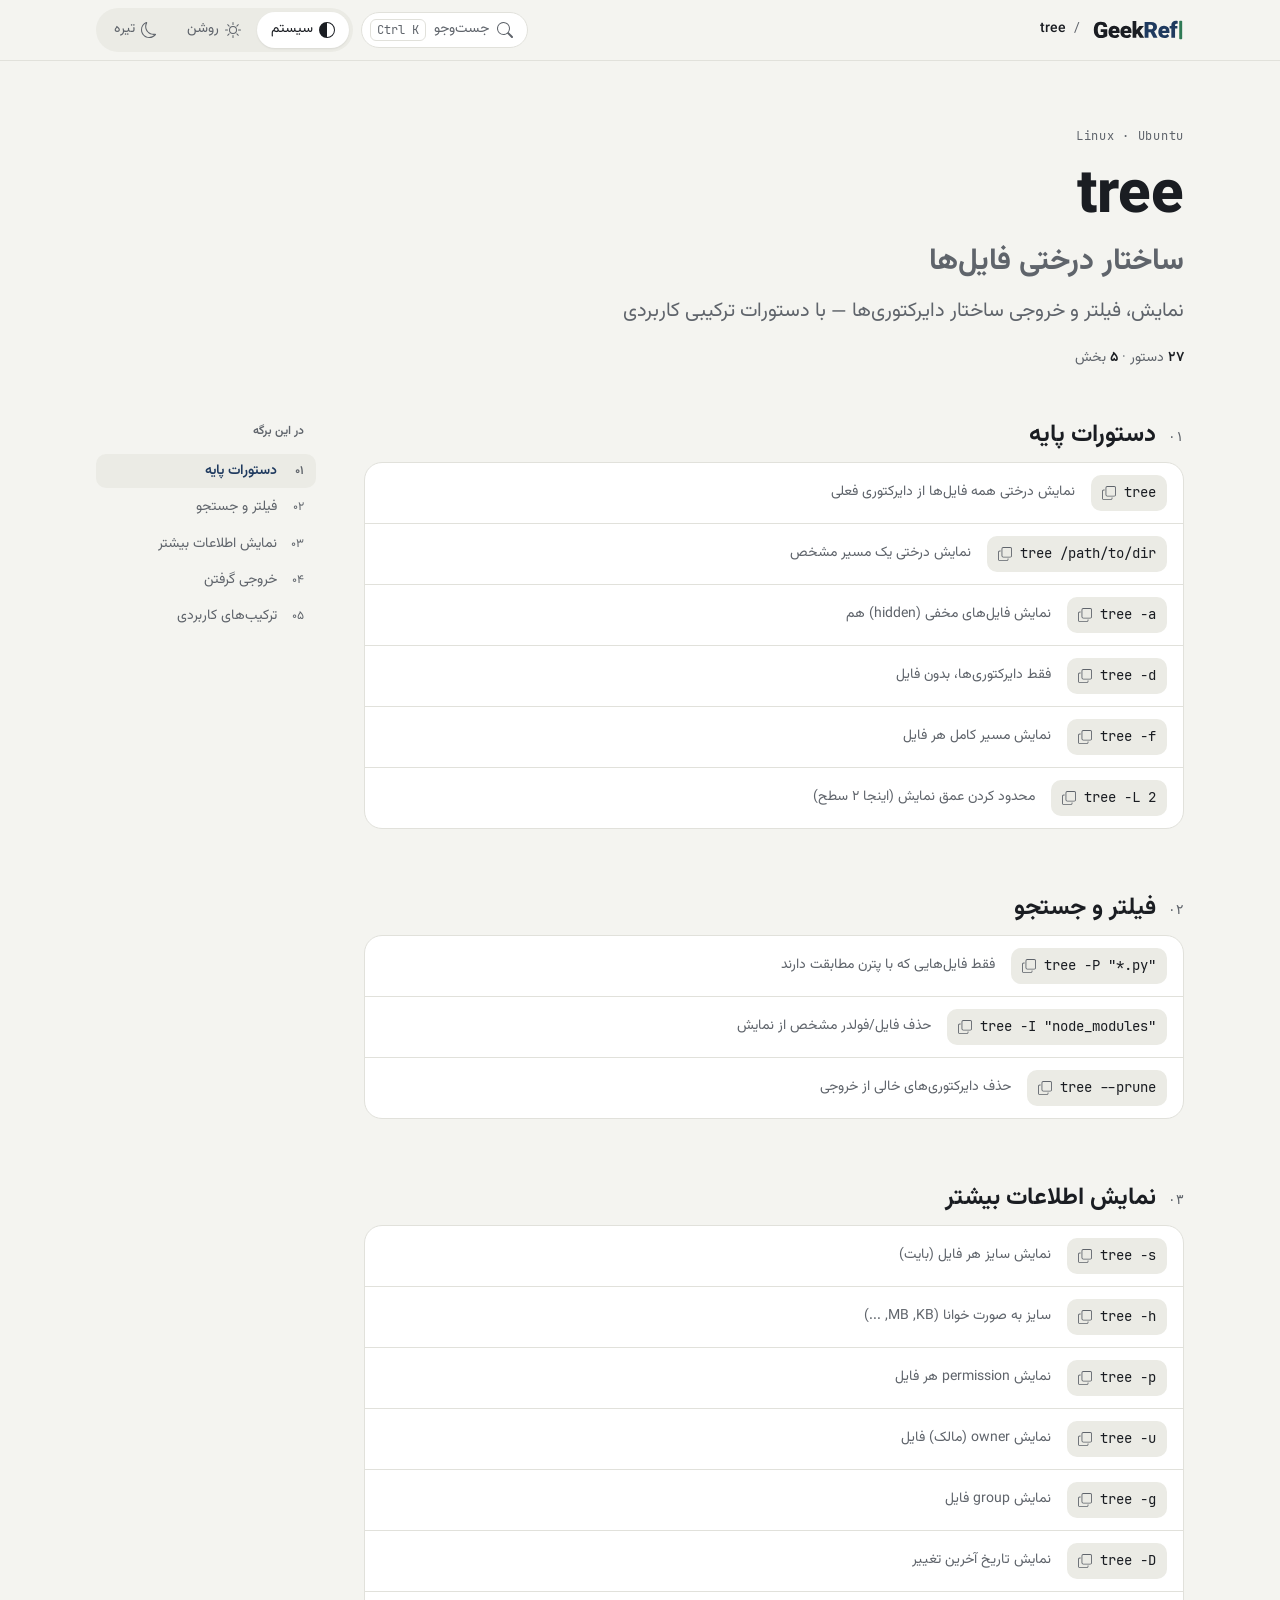
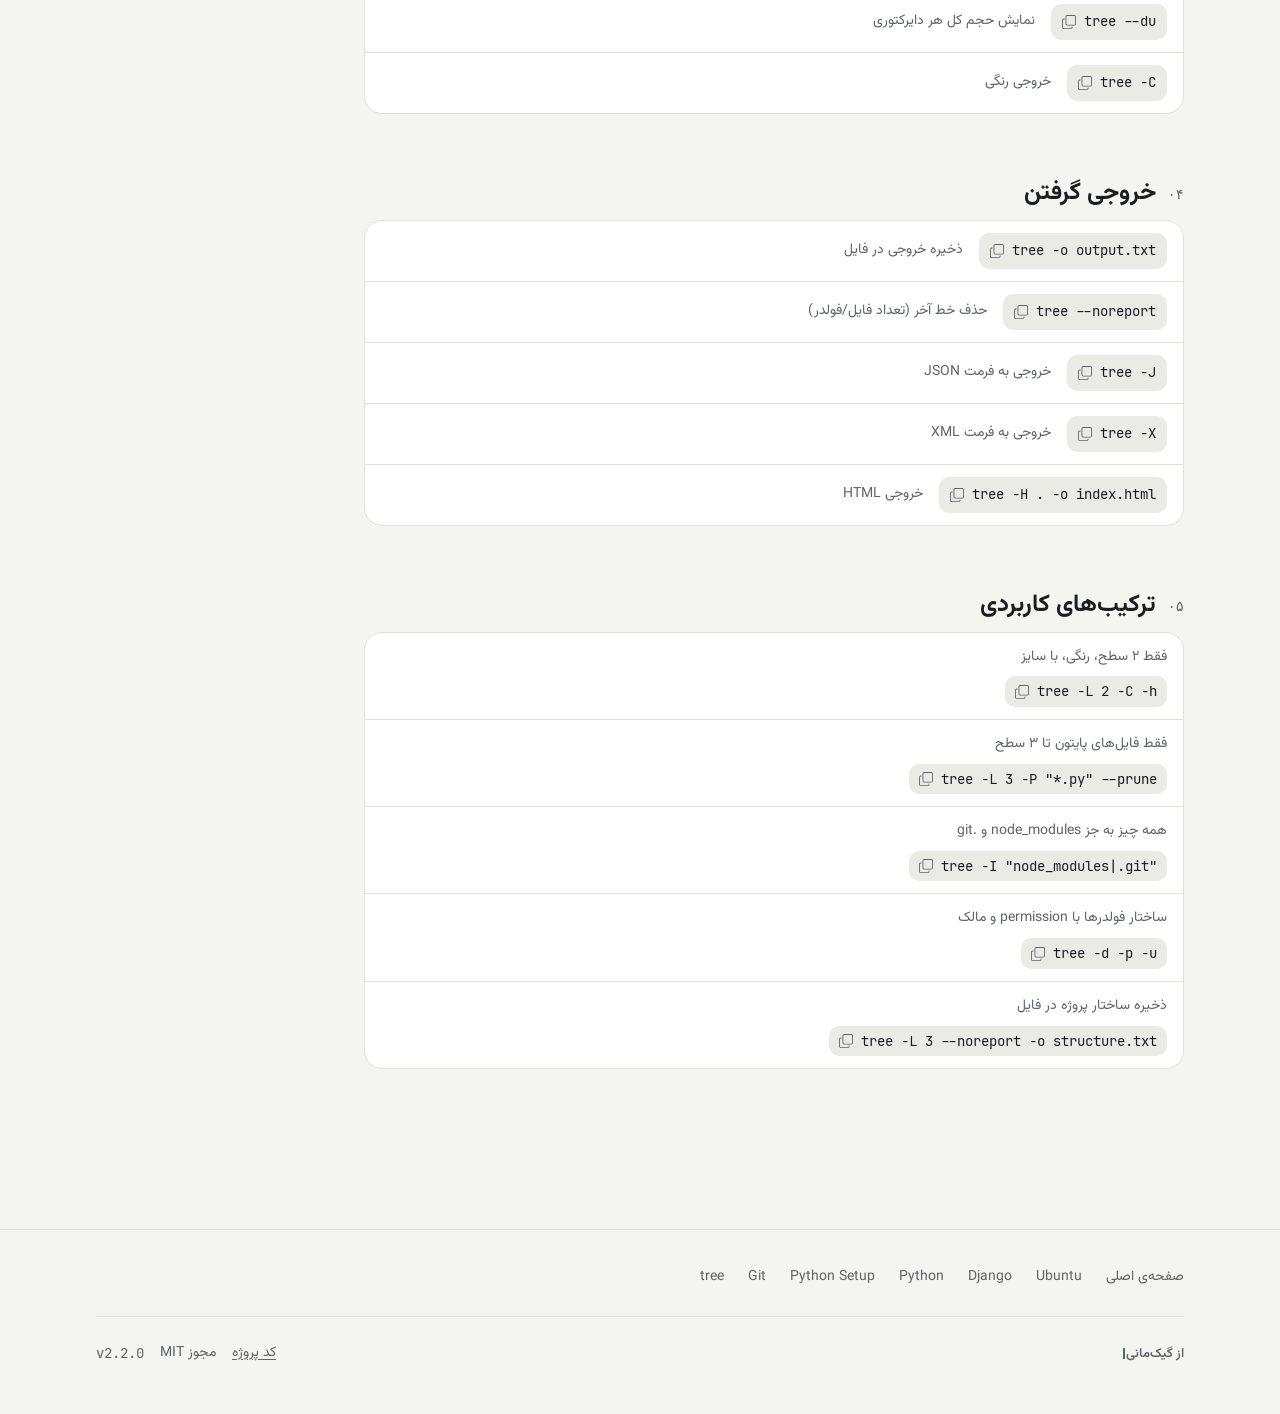
<file: cheatsheets/tree.html>
<!DOCTYPE html>
<html lang="fa" dir="rtl">
<head>
<meta charset="utf-8">
<meta name="viewport" content="width=device-width, initial-scale=1">
<script>(function(){try{var t=localStorage.getItem('gr-theme');if(t==='light'||t==='dark')document.documentElement.setAttribute('data-theme',t);}catch(e){}})();</script>
<title>tree · ساختار درختی فایل‌ها | GeekRef</title>
<meta name="description" content="نمایش، فیلتر و خروجی ساختار دایرکتوری‌ها — با دستورات ترکیبی کاربردی">
<meta name="generator" content="GeekRef build 2.2.0 (do not edit; source: data/sheets)">
<link rel="canonical" href="https://mani-imani.github.io/GeekRef/cheatsheets/tree.html">
<link rel="icon" type="image/svg+xml" sizes="32x32" href="../assets/brand/geekref-icon-32.svg">
<link rel="icon" type="image/svg+xml" sizes="16x16" href="../assets/brand/geekref-icon-16.svg">
<link rel="apple-touch-icon" href="../assets/brand/geekref-touch-180.png">
<link rel="manifest" href="../manifest.webmanifest">
<meta name="apple-mobile-web-app-title" content="GeekRef">
<meta name="theme-color" content="#F4F4F0" media="(prefers-color-scheme: light)">
<meta name="theme-color" content="#0E1217" media="(prefers-color-scheme: dark)">
<meta property="og:type" content="website">
<meta property="og:site_name" content="GeekRef">
<meta property="og:locale" content="fa_IR">
<meta property="og:title" content="tree · ساختار درختی فایل‌ها | GeekRef">
<meta property="og:description" content="نمایش، فیلتر و خروجی ساختار دایرکتوری‌ها — با دستورات ترکیبی کاربردی">
<meta property="og:url" content="https://mani-imani.github.io/GeekRef/cheatsheets/tree.html">
<meta property="og:image" content="https://mani-imani.github.io/GeekRef/assets/og-image.png">
<meta property="og:image:width" content="1200">
<meta property="og:image:height" content="630">
<meta name="twitter:card" content="summary_large_image">
<link rel="preload" href="../fonts/vazirmatn/Vazirmatn-Regular.woff2" as="font" type="font/woff2" crossorigin>
<link rel="stylesheet" href="../css/geek.css">
<link rel="stylesheet" href="../css/geekref.css">
<script src="../js/geekref.js" defer></script>
</head>
<body>
<a class="gr-skip" href="#main">رفتن به محتوا</a>
<header class="gr-header">
  <div class="gm-page gr-header-in">
   <div class="gr-brand-row">
    <a class="gr-brand" href="../index.html" aria-label="GeekRef، صفحه‌ی اصلی">
     <img class="gr-wm--light" src="../assets/brand/geekref-wordmark-light.svg" alt="" width="92" height="22">
     <img class="gr-wm--dark" src="../assets/brand/geekref-wordmark-dark.svg" alt="" width="92" height="22">
    </a>
    <nav class="gr-crumb" aria-label="مسیر"><span aria-hidden="true">/</span><span aria-current="page"><bdi>tree</bdi></span></nav>
   </div>
   <div class="gr-actions">
    <button type="button" class="gr-search-btn" data-gr-search aria-label="جست‌وجو در دستورها" aria-keyshortcuts="Control+K Meta+K /"><svg class="gr-ic" viewBox="0 0 16 16" aria-hidden="true" focusable="false"><path d="M11.742 10.344a6.5 6.5 0 1 0-1.397 1.398h-.001q.044.06.098.115l3.85 3.85a1 1 0 0 0 1.415-1.414l-3.85-3.85a1 1 0 0 0-.115-.1zM12 6.5a5.5 5.5 0 1 1-11 0 5.5 5.5 0 0 1 11 0"/></svg><span>جست‌وجو</span><kbd dir="ltr" data-gr-kbd>Ctrl K</kbd></button>
    <div class="gm-seg gr-theme" role="group" aria-label="پوسته">
     <button type="button" data-theme-set="system" aria-pressed="true" title="پیروی از سیستم"><svg class="gr-ic" viewBox="0 0 16 16" aria-hidden="true" focusable="false"><path d="M8 15A7 7 0 1 0 8 1zm0 1A8 8 0 1 1 8 0a8 8 0 0 1 0 16"/></svg><span>سیستم</span></button>
     <button type="button" data-theme-set="light" aria-pressed="false" title="روشن"><svg class="gr-ic" viewBox="0 0 16 16" aria-hidden="true" focusable="false"><path d="M8 11a3 3 0 1 1 0-6 3 3 0 0 1 0 6m0 1a4 4 0 1 0 0-8 4 4 0 0 0 0 8M8 0a.5.5 0 0 1 .5.5v2a.5.5 0 0 1-1 0v-2A.5.5 0 0 1 8 0m0 13a.5.5 0 0 1 .5.5v2a.5.5 0 0 1-1 0v-2A.5.5 0 0 1 8 13m8-5a.5.5 0 0 1-.5.5h-2a.5.5 0 0 1 0-1h2a.5.5 0 0 1 .5.5M3 8a.5.5 0 0 1-.5.5h-2a.5.5 0 0 1 0-1h2A.5.5 0 0 1 3 8m10.657-5.657a.5.5 0 0 1 0 .707l-1.414 1.415a.5.5 0 1 1-.707-.708l1.414-1.414a.5.5 0 0 1 .707 0m-9.193 9.193a.5.5 0 0 1 0 .707L3.05 13.657a.5.5 0 0 1-.707-.707l1.414-1.414a.5.5 0 0 1 .707 0m9.193 2.121a.5.5 0 0 1-.707 0l-1.414-1.414a.5.5 0 0 1 .707-.707l1.414 1.414a.5.5 0 0 1 0 .707M4.464 4.465a.5.5 0 0 1-.707 0L2.343 3.05a.5.5 0 1 1 .707-.707l1.414 1.414a.5.5 0 0 1 0 .708"/></svg><span>روشن</span></button>
     <button type="button" data-theme-set="dark" aria-pressed="false" title="تیره"><svg class="gr-ic" viewBox="0 0 16 16" aria-hidden="true" focusable="false"><path d="M6 .278a.77.77 0 0 1 .08.858 7.2 7.2 0 0 0-.878 3.46c0 4.021 3.278 7.277 7.318 7.277q.792-.001 1.533-.16a.79.79 0 0 1 .81.316.73.73 0 0 1-.031.893A8.35 8.35 0 0 1 8.344 16C3.734 16 0 12.286 0 7.71 0 4.266 2.114 1.312 5.124.06A.75.75 0 0 1 6 .278M4.858 1.311A7.27 7.27 0 0 0 1.025 7.71c0 4.02 3.279 7.276 7.319 7.276a7.32 7.32 0 0 0 5.205-2.162q-.506.063-1.029.063c-4.61 0-8.343-3.714-8.343-8.29 0-1.167.242-2.278.681-3.286"/></svg><span>تیره</span></button>
    </div>
   </div>
  </div>
</header>
<main id="main" class="gm-page">
 <header class="gr-head">
  <p class="gr-eyebrow"><span class="gm-mono">Linux · Ubuntu</span></p>
  <h1><bdi>tree</bdi><span class="gr-h1-sub">ساختار درختی فایل‌ها</span></h1>
  <p class="gr-lede">نمایش، فیلتر و خروجی ساختار دایرکتوری‌ها — با دستورات ترکیبی کاربردی</p>
  <p class="gr-meta"><b>۲۷</b> دستور · <b>۵</b> بخش</p>
 </header>
 <div class="gr-layout">
  <div class="gr-content">
  <details class="gr-toc-m">
   <summary>فهرست این برگه<svg class="gr-ic" viewBox="0 0 16 16" aria-hidden="true" focusable="false"><path fill-rule="evenodd" d="M1.646 4.646a.5.5 0 0 1 .708 0L8 10.293l5.646-5.647a.5.5 0 0 1 .708.708l-6 6a.5.5 0 0 1-.708 0l-6-6a.5.5 0 0 1 0-.708"/></svg></summary>
   <nav aria-label="فهرست این برگه (موبایل)">
    <ol>
     <li><a href="#s1"><span class="gr-toc-num">۰۱</span><span>دستورات پایه</span></a></li>
     <li><a href="#s2"><span class="gr-toc-num">۰۲</span><span>فیلتر و جستجو</span></a></li>
     <li><a href="#s3"><span class="gr-toc-num">۰۳</span><span>نمایش اطلاعات بیشتر</span></a></li>
     <li><a href="#s4"><span class="gr-toc-num">۰۴</span><span>خروجی گرفتن</span></a></li>
     <li><a href="#s5"><span class="gr-toc-num">۰۵</span><span>ترکیب‌های کاربردی</span></a></li>
    </ol>
   </nav>
  </details>
<section class="gr-section" id="s1" aria-labelledby="s1-t">
  <h2 id="s1-t"><span class="gr-section-num" aria-hidden="true">۰۱</span><span>دستورات پایه</span></h2>
  <div class="gr-table">
   <div class="gr-row" id="c-tree"><button type="button" class="gr-cmd" data-copy="tree" aria-label="کپی دستور tree"><code dir="ltr">tree</code><svg class="gr-ic" viewBox="0 0 16 16" aria-hidden="true" focusable="false"><path fill-rule="evenodd" d="M4 2a2 2 0 0 1 2-2h8a2 2 0 0 1 2 2v8a2 2 0 0 1-2 2H6a2 2 0 0 1-2-2zm2-1a1 1 0 0 0-1 1v8a1 1 0 0 0 1 1h8a1 1 0 0 0 1-1V2a1 1 0 0 0-1-1zM2 5a1 1 0 0 0-1 1v8a1 1 0 0 0 1 1h8a1 1 0 0 0 1-1v-1h1v1a2 2 0 0 1-2 2H2a2 2 0 0 1-2-2V6a2 2 0 0 1 2-2h1v1z"/></svg></button><p class="gr-cmd-desc">نمایش درختی همه فایل‌ها از دایرکتوری فعلی</p><button type="button" class="gr-link-btn" data-link="c-tree" aria-label="کپی پیوند دستور tree" title="کپی پیوند"><svg class="gr-ic" viewBox="0 0 16 16" aria-hidden="true" focusable="false"><path d="M4.715 6.542 3.343 7.914a3 3 0 1 0 4.243 4.243l1.828-1.829A3 3 0 0 0 8.586 5.5L8 6.086a1 1 0 0 0-.154.199 2 2 0 0 1 .861 3.337L6.88 11.45a2 2 0 1 1-2.83-2.83l.793-.792a4 4 0 0 1-.128-1.287z"/><path d="M6.586 4.672A3 3 0 0 0 7.414 9.5l.775-.776a2 2 0 0 1-.896-3.346L9.12 3.55a2 2 0 1 1 2.83 2.83l-.793.792c.112.42.155.855.128 1.287l1.372-1.372a3 3 0 1 0-4.243-4.243z"/></svg></button></div>
   <div class="gr-row" id="c-tree-path-to-dir"><button type="button" class="gr-cmd" data-copy="tree /path/to/dir" aria-label="کپی دستور tree /path/to/dir"><code dir="ltr">tree /path/to/dir</code><svg class="gr-ic" viewBox="0 0 16 16" aria-hidden="true" focusable="false"><path fill-rule="evenodd" d="M4 2a2 2 0 0 1 2-2h8a2 2 0 0 1 2 2v8a2 2 0 0 1-2 2H6a2 2 0 0 1-2-2zm2-1a1 1 0 0 0-1 1v8a1 1 0 0 0 1 1h8a1 1 0 0 0 1-1V2a1 1 0 0 0-1-1zM2 5a1 1 0 0 0-1 1v8a1 1 0 0 0 1 1h8a1 1 0 0 0 1-1v-1h1v1a2 2 0 0 1-2 2H2a2 2 0 0 1-2-2V6a2 2 0 0 1 2-2h1v1z"/></svg></button><p class="gr-cmd-desc">نمایش درختی یک مسیر مشخص</p><button type="button" class="gr-link-btn" data-link="c-tree-path-to-dir" aria-label="کپی پیوند دستور tree /path/to/dir" title="کپی پیوند"><svg class="gr-ic" viewBox="0 0 16 16" aria-hidden="true" focusable="false"><path d="M4.715 6.542 3.343 7.914a3 3 0 1 0 4.243 4.243l1.828-1.829A3 3 0 0 0 8.586 5.5L8 6.086a1 1 0 0 0-.154.199 2 2 0 0 1 .861 3.337L6.88 11.45a2 2 0 1 1-2.83-2.83l.793-.792a4 4 0 0 1-.128-1.287z"/><path d="M6.586 4.672A3 3 0 0 0 7.414 9.5l.775-.776a2 2 0 0 1-.896-3.346L9.12 3.55a2 2 0 1 1 2.83 2.83l-.793.792c.112.42.155.855.128 1.287l1.372-1.372a3 3 0 1 0-4.243-4.243z"/></svg></button></div>
   <div class="gr-row" id="c-tree-a"><button type="button" class="gr-cmd" data-copy="tree -a" aria-label="کپی دستور tree -a"><code dir="ltr">tree -a</code><svg class="gr-ic" viewBox="0 0 16 16" aria-hidden="true" focusable="false"><path fill-rule="evenodd" d="M4 2a2 2 0 0 1 2-2h8a2 2 0 0 1 2 2v8a2 2 0 0 1-2 2H6a2 2 0 0 1-2-2zm2-1a1 1 0 0 0-1 1v8a1 1 0 0 0 1 1h8a1 1 0 0 0 1-1V2a1 1 0 0 0-1-1zM2 5a1 1 0 0 0-1 1v8a1 1 0 0 0 1 1h8a1 1 0 0 0 1-1v-1h1v1a2 2 0 0 1-2 2H2a2 2 0 0 1-2-2V6a2 2 0 0 1 2-2h1v1z"/></svg></button><p class="gr-cmd-desc">نمایش فایل‌های مخفی <bdi>(hidden)</bdi> هم</p><button type="button" class="gr-link-btn" data-link="c-tree-a" aria-label="کپی پیوند دستور tree -a" title="کپی پیوند"><svg class="gr-ic" viewBox="0 0 16 16" aria-hidden="true" focusable="false"><path d="M4.715 6.542 3.343 7.914a3 3 0 1 0 4.243 4.243l1.828-1.829A3 3 0 0 0 8.586 5.5L8 6.086a1 1 0 0 0-.154.199 2 2 0 0 1 .861 3.337L6.88 11.45a2 2 0 1 1-2.83-2.83l.793-.792a4 4 0 0 1-.128-1.287z"/><path d="M6.586 4.672A3 3 0 0 0 7.414 9.5l.775-.776a2 2 0 0 1-.896-3.346L9.12 3.55a2 2 0 1 1 2.83 2.83l-.793.792c.112.42.155.855.128 1.287l1.372-1.372a3 3 0 1 0-4.243-4.243z"/></svg></button></div>
   <div class="gr-row" id="c-tree-d"><button type="button" class="gr-cmd" data-copy="tree -d" aria-label="کپی دستور tree -d"><code dir="ltr">tree -d</code><svg class="gr-ic" viewBox="0 0 16 16" aria-hidden="true" focusable="false"><path fill-rule="evenodd" d="M4 2a2 2 0 0 1 2-2h8a2 2 0 0 1 2 2v8a2 2 0 0 1-2 2H6a2 2 0 0 1-2-2zm2-1a1 1 0 0 0-1 1v8a1 1 0 0 0 1 1h8a1 1 0 0 0 1-1V2a1 1 0 0 0-1-1zM2 5a1 1 0 0 0-1 1v8a1 1 0 0 0 1 1h8a1 1 0 0 0 1-1v-1h1v1a2 2 0 0 1-2 2H2a2 2 0 0 1-2-2V6a2 2 0 0 1 2-2h1v1z"/></svg></button><p class="gr-cmd-desc">فقط دایرکتوری‌ها، بدون فایل</p><button type="button" class="gr-link-btn" data-link="c-tree-d" aria-label="کپی پیوند دستور tree -d" title="کپی پیوند"><svg class="gr-ic" viewBox="0 0 16 16" aria-hidden="true" focusable="false"><path d="M4.715 6.542 3.343 7.914a3 3 0 1 0 4.243 4.243l1.828-1.829A3 3 0 0 0 8.586 5.5L8 6.086a1 1 0 0 0-.154.199 2 2 0 0 1 .861 3.337L6.88 11.45a2 2 0 1 1-2.83-2.83l.793-.792a4 4 0 0 1-.128-1.287z"/><path d="M6.586 4.672A3 3 0 0 0 7.414 9.5l.775-.776a2 2 0 0 1-.896-3.346L9.12 3.55a2 2 0 1 1 2.83 2.83l-.793.792c.112.42.155.855.128 1.287l1.372-1.372a3 3 0 1 0-4.243-4.243z"/></svg></button></div>
   <div class="gr-row" id="c-tree-f"><button type="button" class="gr-cmd" data-copy="tree -f" aria-label="کپی دستور tree -f"><code dir="ltr">tree -f</code><svg class="gr-ic" viewBox="0 0 16 16" aria-hidden="true" focusable="false"><path fill-rule="evenodd" d="M4 2a2 2 0 0 1 2-2h8a2 2 0 0 1 2 2v8a2 2 0 0 1-2 2H6a2 2 0 0 1-2-2zm2-1a1 1 0 0 0-1 1v8a1 1 0 0 0 1 1h8a1 1 0 0 0 1-1V2a1 1 0 0 0-1-1zM2 5a1 1 0 0 0-1 1v8a1 1 0 0 0 1 1h8a1 1 0 0 0 1-1v-1h1v1a2 2 0 0 1-2 2H2a2 2 0 0 1-2-2V6a2 2 0 0 1 2-2h1v1z"/></svg></button><p class="gr-cmd-desc">نمایش مسیر کامل هر فایل</p><button type="button" class="gr-link-btn" data-link="c-tree-f" aria-label="کپی پیوند دستور tree -f" title="کپی پیوند"><svg class="gr-ic" viewBox="0 0 16 16" aria-hidden="true" focusable="false"><path d="M4.715 6.542 3.343 7.914a3 3 0 1 0 4.243 4.243l1.828-1.829A3 3 0 0 0 8.586 5.5L8 6.086a1 1 0 0 0-.154.199 2 2 0 0 1 .861 3.337L6.88 11.45a2 2 0 1 1-2.83-2.83l.793-.792a4 4 0 0 1-.128-1.287z"/><path d="M6.586 4.672A3 3 0 0 0 7.414 9.5l.775-.776a2 2 0 0 1-.896-3.346L9.12 3.55a2 2 0 1 1 2.83 2.83l-.793.792c.112.42.155.855.128 1.287l1.372-1.372a3 3 0 1 0-4.243-4.243z"/></svg></button></div>
   <div class="gr-row" id="c-tree-l-2"><button type="button" class="gr-cmd" data-copy="tree -L 2" aria-label="کپی دستور tree -L 2"><code dir="ltr">tree -L 2</code><svg class="gr-ic" viewBox="0 0 16 16" aria-hidden="true" focusable="false"><path fill-rule="evenodd" d="M4 2a2 2 0 0 1 2-2h8a2 2 0 0 1 2 2v8a2 2 0 0 1-2 2H6a2 2 0 0 1-2-2zm2-1a1 1 0 0 0-1 1v8a1 1 0 0 0 1 1h8a1 1 0 0 0 1-1V2a1 1 0 0 0-1-1zM2 5a1 1 0 0 0-1 1v8a1 1 0 0 0 1 1h8a1 1 0 0 0 1-1v-1h1v1a2 2 0 0 1-2 2H2a2 2 0 0 1-2-2V6a2 2 0 0 1 2-2h1v1z"/></svg></button><p class="gr-cmd-desc">محدود کردن عمق نمایش (اینجا ۲ سطح)</p><button type="button" class="gr-link-btn" data-link="c-tree-l-2" aria-label="کپی پیوند دستور tree -L 2" title="کپی پیوند"><svg class="gr-ic" viewBox="0 0 16 16" aria-hidden="true" focusable="false"><path d="M4.715 6.542 3.343 7.914a3 3 0 1 0 4.243 4.243l1.828-1.829A3 3 0 0 0 8.586 5.5L8 6.086a1 1 0 0 0-.154.199 2 2 0 0 1 .861 3.337L6.88 11.45a2 2 0 1 1-2.83-2.83l.793-.792a4 4 0 0 1-.128-1.287z"/><path d="M6.586 4.672A3 3 0 0 0 7.414 9.5l.775-.776a2 2 0 0 1-.896-3.346L9.12 3.55a2 2 0 1 1 2.83 2.83l-.793.792c.112.42.155.855.128 1.287l1.372-1.372a3 3 0 1 0-4.243-4.243z"/></svg></button></div>
  </div>
</section>
<section class="gr-section" id="s2" aria-labelledby="s2-t">
  <h2 id="s2-t"><span class="gr-section-num" aria-hidden="true">۰۲</span><span>فیلتر و جستجو</span></h2>
  <div class="gr-table">
   <div class="gr-row" id="c-tree-p-py"><button type="button" class="gr-cmd" data-copy="tree -P &quot;*.py&quot;" aria-label="کپی دستور tree -P &quot;*.py&quot;"><code dir="ltr">tree -P "*.py"</code><svg class="gr-ic" viewBox="0 0 16 16" aria-hidden="true" focusable="false"><path fill-rule="evenodd" d="M4 2a2 2 0 0 1 2-2h8a2 2 0 0 1 2 2v8a2 2 0 0 1-2 2H6a2 2 0 0 1-2-2zm2-1a1 1 0 0 0-1 1v8a1 1 0 0 0 1 1h8a1 1 0 0 0 1-1V2a1 1 0 0 0-1-1zM2 5a1 1 0 0 0-1 1v8a1 1 0 0 0 1 1h8a1 1 0 0 0 1-1v-1h1v1a2 2 0 0 1-2 2H2a2 2 0 0 1-2-2V6a2 2 0 0 1 2-2h1v1z"/></svg></button><p class="gr-cmd-desc">فقط فایل‌هایی که با پترن مطابقت دارند</p><button type="button" class="gr-link-btn" data-link="c-tree-p-py" aria-label="کپی پیوند دستور tree -P &quot;*.py&quot;" title="کپی پیوند"><svg class="gr-ic" viewBox="0 0 16 16" aria-hidden="true" focusable="false"><path d="M4.715 6.542 3.343 7.914a3 3 0 1 0 4.243 4.243l1.828-1.829A3 3 0 0 0 8.586 5.5L8 6.086a1 1 0 0 0-.154.199 2 2 0 0 1 .861 3.337L6.88 11.45a2 2 0 1 1-2.83-2.83l.793-.792a4 4 0 0 1-.128-1.287z"/><path d="M6.586 4.672A3 3 0 0 0 7.414 9.5l.775-.776a2 2 0 0 1-.896-3.346L9.12 3.55a2 2 0 1 1 2.83 2.83l-.793.792c.112.42.155.855.128 1.287l1.372-1.372a3 3 0 1 0-4.243-4.243z"/></svg></button></div>
   <div class="gr-row" id="c-tree-i-node-modules"><button type="button" class="gr-cmd" data-copy="tree -I &quot;node_modules&quot;" aria-label="کپی دستور tree -I &quot;node_modules&quot;"><code dir="ltr">tree -I "node_modules"</code><svg class="gr-ic" viewBox="0 0 16 16" aria-hidden="true" focusable="false"><path fill-rule="evenodd" d="M4 2a2 2 0 0 1 2-2h8a2 2 0 0 1 2 2v8a2 2 0 0 1-2 2H6a2 2 0 0 1-2-2zm2-1a1 1 0 0 0-1 1v8a1 1 0 0 0 1 1h8a1 1 0 0 0 1-1V2a1 1 0 0 0-1-1zM2 5a1 1 0 0 0-1 1v8a1 1 0 0 0 1 1h8a1 1 0 0 0 1-1v-1h1v1a2 2 0 0 1-2 2H2a2 2 0 0 1-2-2V6a2 2 0 0 1 2-2h1v1z"/></svg></button><p class="gr-cmd-desc">حذف فایل/فولدر مشخص از نمایش</p><button type="button" class="gr-link-btn" data-link="c-tree-i-node-modules" aria-label="کپی پیوند دستور tree -I &quot;node_modules&quot;" title="کپی پیوند"><svg class="gr-ic" viewBox="0 0 16 16" aria-hidden="true" focusable="false"><path d="M4.715 6.542 3.343 7.914a3 3 0 1 0 4.243 4.243l1.828-1.829A3 3 0 0 0 8.586 5.5L8 6.086a1 1 0 0 0-.154.199 2 2 0 0 1 .861 3.337L6.88 11.45a2 2 0 1 1-2.83-2.83l.793-.792a4 4 0 0 1-.128-1.287z"/><path d="M6.586 4.672A3 3 0 0 0 7.414 9.5l.775-.776a2 2 0 0 1-.896-3.346L9.12 3.55a2 2 0 1 1 2.83 2.83l-.793.792c.112.42.155.855.128 1.287l1.372-1.372a3 3 0 1 0-4.243-4.243z"/></svg></button></div>
   <div class="gr-row" id="c-tree-prune"><button type="button" class="gr-cmd" data-copy="tree --prune" aria-label="کپی دستور tree --prune"><code dir="ltr">tree --prune</code><svg class="gr-ic" viewBox="0 0 16 16" aria-hidden="true" focusable="false"><path fill-rule="evenodd" d="M4 2a2 2 0 0 1 2-2h8a2 2 0 0 1 2 2v8a2 2 0 0 1-2 2H6a2 2 0 0 1-2-2zm2-1a1 1 0 0 0-1 1v8a1 1 0 0 0 1 1h8a1 1 0 0 0 1-1V2a1 1 0 0 0-1-1zM2 5a1 1 0 0 0-1 1v8a1 1 0 0 0 1 1h8a1 1 0 0 0 1-1v-1h1v1a2 2 0 0 1-2 2H2a2 2 0 0 1-2-2V6a2 2 0 0 1 2-2h1v1z"/></svg></button><p class="gr-cmd-desc">حذف دایرکتوری‌های خالی از خروجی</p><button type="button" class="gr-link-btn" data-link="c-tree-prune" aria-label="کپی پیوند دستور tree --prune" title="کپی پیوند"><svg class="gr-ic" viewBox="0 0 16 16" aria-hidden="true" focusable="false"><path d="M4.715 6.542 3.343 7.914a3 3 0 1 0 4.243 4.243l1.828-1.829A3 3 0 0 0 8.586 5.5L8 6.086a1 1 0 0 0-.154.199 2 2 0 0 1 .861 3.337L6.88 11.45a2 2 0 1 1-2.83-2.83l.793-.792a4 4 0 0 1-.128-1.287z"/><path d="M6.586 4.672A3 3 0 0 0 7.414 9.5l.775-.776a2 2 0 0 1-.896-3.346L9.12 3.55a2 2 0 1 1 2.83 2.83l-.793.792c.112.42.155.855.128 1.287l1.372-1.372a3 3 0 1 0-4.243-4.243z"/></svg></button></div>
  </div>
</section>
<section class="gr-section" id="s3" aria-labelledby="s3-t">
  <h2 id="s3-t"><span class="gr-section-num" aria-hidden="true">۰۳</span><span>نمایش اطلاعات بیشتر</span></h2>
  <div class="gr-table">
   <div class="gr-row" id="c-tree-s"><button type="button" class="gr-cmd" data-copy="tree -s" aria-label="کپی دستور tree -s"><code dir="ltr">tree -s</code><svg class="gr-ic" viewBox="0 0 16 16" aria-hidden="true" focusable="false"><path fill-rule="evenodd" d="M4 2a2 2 0 0 1 2-2h8a2 2 0 0 1 2 2v8a2 2 0 0 1-2 2H6a2 2 0 0 1-2-2zm2-1a1 1 0 0 0-1 1v8a1 1 0 0 0 1 1h8a1 1 0 0 0 1-1V2a1 1 0 0 0-1-1zM2 5a1 1 0 0 0-1 1v8a1 1 0 0 0 1 1h8a1 1 0 0 0 1-1v-1h1v1a2 2 0 0 1-2 2H2a2 2 0 0 1-2-2V6a2 2 0 0 1 2-2h1v1z"/></svg></button><p class="gr-cmd-desc">نمایش سایز هر فایل (بایت)</p><button type="button" class="gr-link-btn" data-link="c-tree-s" aria-label="کپی پیوند دستور tree -s" title="کپی پیوند"><svg class="gr-ic" viewBox="0 0 16 16" aria-hidden="true" focusable="false"><path d="M4.715 6.542 3.343 7.914a3 3 0 1 0 4.243 4.243l1.828-1.829A3 3 0 0 0 8.586 5.5L8 6.086a1 1 0 0 0-.154.199 2 2 0 0 1 .861 3.337L6.88 11.45a2 2 0 1 1-2.83-2.83l.793-.792a4 4 0 0 1-.128-1.287z"/><path d="M6.586 4.672A3 3 0 0 0 7.414 9.5l.775-.776a2 2 0 0 1-.896-3.346L9.12 3.55a2 2 0 1 1 2.83 2.83l-.793.792c.112.42.155.855.128 1.287l1.372-1.372a3 3 0 1 0-4.243-4.243z"/></svg></button></div>
   <div class="gr-row" id="c-tree-h"><button type="button" class="gr-cmd" data-copy="tree -h" aria-label="کپی دستور tree -h"><code dir="ltr">tree -h</code><svg class="gr-ic" viewBox="0 0 16 16" aria-hidden="true" focusable="false"><path fill-rule="evenodd" d="M4 2a2 2 0 0 1 2-2h8a2 2 0 0 1 2 2v8a2 2 0 0 1-2 2H6a2 2 0 0 1-2-2zm2-1a1 1 0 0 0-1 1v8a1 1 0 0 0 1 1h8a1 1 0 0 0 1-1V2a1 1 0 0 0-1-1zM2 5a1 1 0 0 0-1 1v8a1 1 0 0 0 1 1h8a1 1 0 0 0 1-1v-1h1v1a2 2 0 0 1-2 2H2a2 2 0 0 1-2-2V6a2 2 0 0 1 2-2h1v1z"/></svg></button><p class="gr-cmd-desc">سایز به صورت خوانا (<bdi>KB</bdi>, <bdi>MB</bdi>, ...)</p><button type="button" class="gr-link-btn" data-link="c-tree-h" aria-label="کپی پیوند دستور tree -h" title="کپی پیوند"><svg class="gr-ic" viewBox="0 0 16 16" aria-hidden="true" focusable="false"><path d="M4.715 6.542 3.343 7.914a3 3 0 1 0 4.243 4.243l1.828-1.829A3 3 0 0 0 8.586 5.5L8 6.086a1 1 0 0 0-.154.199 2 2 0 0 1 .861 3.337L6.88 11.45a2 2 0 1 1-2.83-2.83l.793-.792a4 4 0 0 1-.128-1.287z"/><path d="M6.586 4.672A3 3 0 0 0 7.414 9.5l.775-.776a2 2 0 0 1-.896-3.346L9.12 3.55a2 2 0 1 1 2.83 2.83l-.793.792c.112.42.155.855.128 1.287l1.372-1.372a3 3 0 1 0-4.243-4.243z"/></svg></button></div>
   <div class="gr-row" id="c-tree-p"><button type="button" class="gr-cmd" data-copy="tree -p" aria-label="کپی دستور tree -p"><code dir="ltr">tree -p</code><svg class="gr-ic" viewBox="0 0 16 16" aria-hidden="true" focusable="false"><path fill-rule="evenodd" d="M4 2a2 2 0 0 1 2-2h8a2 2 0 0 1 2 2v8a2 2 0 0 1-2 2H6a2 2 0 0 1-2-2zm2-1a1 1 0 0 0-1 1v8a1 1 0 0 0 1 1h8a1 1 0 0 0 1-1V2a1 1 0 0 0-1-1zM2 5a1 1 0 0 0-1 1v8a1 1 0 0 0 1 1h8a1 1 0 0 0 1-1v-1h1v1a2 2 0 0 1-2 2H2a2 2 0 0 1-2-2V6a2 2 0 0 1 2-2h1v1z"/></svg></button><p class="gr-cmd-desc">نمایش <bdi>permission</bdi> هر فایل</p><button type="button" class="gr-link-btn" data-link="c-tree-p" aria-label="کپی پیوند دستور tree -p" title="کپی پیوند"><svg class="gr-ic" viewBox="0 0 16 16" aria-hidden="true" focusable="false"><path d="M4.715 6.542 3.343 7.914a3 3 0 1 0 4.243 4.243l1.828-1.829A3 3 0 0 0 8.586 5.5L8 6.086a1 1 0 0 0-.154.199 2 2 0 0 1 .861 3.337L6.88 11.45a2 2 0 1 1-2.83-2.83l.793-.792a4 4 0 0 1-.128-1.287z"/><path d="M6.586 4.672A3 3 0 0 0 7.414 9.5l.775-.776a2 2 0 0 1-.896-3.346L9.12 3.55a2 2 0 1 1 2.83 2.83l-.793.792c.112.42.155.855.128 1.287l1.372-1.372a3 3 0 1 0-4.243-4.243z"/></svg></button></div>
   <div class="gr-row" id="c-tree-u"><button type="button" class="gr-cmd" data-copy="tree -u" aria-label="کپی دستور tree -u"><code dir="ltr">tree -u</code><svg class="gr-ic" viewBox="0 0 16 16" aria-hidden="true" focusable="false"><path fill-rule="evenodd" d="M4 2a2 2 0 0 1 2-2h8a2 2 0 0 1 2 2v8a2 2 0 0 1-2 2H6a2 2 0 0 1-2-2zm2-1a1 1 0 0 0-1 1v8a1 1 0 0 0 1 1h8a1 1 0 0 0 1-1V2a1 1 0 0 0-1-1zM2 5a1 1 0 0 0-1 1v8a1 1 0 0 0 1 1h8a1 1 0 0 0 1-1v-1h1v1a2 2 0 0 1-2 2H2a2 2 0 0 1-2-2V6a2 2 0 0 1 2-2h1v1z"/></svg></button><p class="gr-cmd-desc">نمایش <bdi>owner</bdi> (مالک) فایل</p><button type="button" class="gr-link-btn" data-link="c-tree-u" aria-label="کپی پیوند دستور tree -u" title="کپی پیوند"><svg class="gr-ic" viewBox="0 0 16 16" aria-hidden="true" focusable="false"><path d="M4.715 6.542 3.343 7.914a3 3 0 1 0 4.243 4.243l1.828-1.829A3 3 0 0 0 8.586 5.5L8 6.086a1 1 0 0 0-.154.199 2 2 0 0 1 .861 3.337L6.88 11.45a2 2 0 1 1-2.83-2.83l.793-.792a4 4 0 0 1-.128-1.287z"/><path d="M6.586 4.672A3 3 0 0 0 7.414 9.5l.775-.776a2 2 0 0 1-.896-3.346L9.12 3.55a2 2 0 1 1 2.83 2.83l-.793.792c.112.42.155.855.128 1.287l1.372-1.372a3 3 0 1 0-4.243-4.243z"/></svg></button></div>
   <div class="gr-row" id="c-tree-g"><button type="button" class="gr-cmd" data-copy="tree -g" aria-label="کپی دستور tree -g"><code dir="ltr">tree -g</code><svg class="gr-ic" viewBox="0 0 16 16" aria-hidden="true" focusable="false"><path fill-rule="evenodd" d="M4 2a2 2 0 0 1 2-2h8a2 2 0 0 1 2 2v8a2 2 0 0 1-2 2H6a2 2 0 0 1-2-2zm2-1a1 1 0 0 0-1 1v8a1 1 0 0 0 1 1h8a1 1 0 0 0 1-1V2a1 1 0 0 0-1-1zM2 5a1 1 0 0 0-1 1v8a1 1 0 0 0 1 1h8a1 1 0 0 0 1-1v-1h1v1a2 2 0 0 1-2 2H2a2 2 0 0 1-2-2V6a2 2 0 0 1 2-2h1v1z"/></svg></button><p class="gr-cmd-desc">نمایش <bdi>group</bdi> فایل</p><button type="button" class="gr-link-btn" data-link="c-tree-g" aria-label="کپی پیوند دستور tree -g" title="کپی پیوند"><svg class="gr-ic" viewBox="0 0 16 16" aria-hidden="true" focusable="false"><path d="M4.715 6.542 3.343 7.914a3 3 0 1 0 4.243 4.243l1.828-1.829A3 3 0 0 0 8.586 5.5L8 6.086a1 1 0 0 0-.154.199 2 2 0 0 1 .861 3.337L6.88 11.45a2 2 0 1 1-2.83-2.83l.793-.792a4 4 0 0 1-.128-1.287z"/><path d="M6.586 4.672A3 3 0 0 0 7.414 9.5l.775-.776a2 2 0 0 1-.896-3.346L9.12 3.55a2 2 0 1 1 2.83 2.83l-.793.792c.112.42.155.855.128 1.287l1.372-1.372a3 3 0 1 0-4.243-4.243z"/></svg></button></div>
   <div class="gr-row" id="c-tree-d-2"><button type="button" class="gr-cmd" data-copy="tree -D" aria-label="کپی دستور tree -D"><code dir="ltr">tree -D</code><svg class="gr-ic" viewBox="0 0 16 16" aria-hidden="true" focusable="false"><path fill-rule="evenodd" d="M4 2a2 2 0 0 1 2-2h8a2 2 0 0 1 2 2v8a2 2 0 0 1-2 2H6a2 2 0 0 1-2-2zm2-1a1 1 0 0 0-1 1v8a1 1 0 0 0 1 1h8a1 1 0 0 0 1-1V2a1 1 0 0 0-1-1zM2 5a1 1 0 0 0-1 1v8a1 1 0 0 0 1 1h8a1 1 0 0 0 1-1v-1h1v1a2 2 0 0 1-2 2H2a2 2 0 0 1-2-2V6a2 2 0 0 1 2-2h1v1z"/></svg></button><p class="gr-cmd-desc">نمایش تاریخ آخرین تغییر</p><button type="button" class="gr-link-btn" data-link="c-tree-d-2" aria-label="کپی پیوند دستور tree -D" title="کپی پیوند"><svg class="gr-ic" viewBox="0 0 16 16" aria-hidden="true" focusable="false"><path d="M4.715 6.542 3.343 7.914a3 3 0 1 0 4.243 4.243l1.828-1.829A3 3 0 0 0 8.586 5.5L8 6.086a1 1 0 0 0-.154.199 2 2 0 0 1 .861 3.337L6.88 11.45a2 2 0 1 1-2.83-2.83l.793-.792a4 4 0 0 1-.128-1.287z"/><path d="M6.586 4.672A3 3 0 0 0 7.414 9.5l.775-.776a2 2 0 0 1-.896-3.346L9.12 3.55a2 2 0 1 1 2.83 2.83l-.793.792c.112.42.155.855.128 1.287l1.372-1.372a3 3 0 1 0-4.243-4.243z"/></svg></button></div>
   <div class="gr-row" id="c-tree-du"><button type="button" class="gr-cmd" data-copy="tree --du" aria-label="کپی دستور tree --du"><code dir="ltr">tree --du</code><svg class="gr-ic" viewBox="0 0 16 16" aria-hidden="true" focusable="false"><path fill-rule="evenodd" d="M4 2a2 2 0 0 1 2-2h8a2 2 0 0 1 2 2v8a2 2 0 0 1-2 2H6a2 2 0 0 1-2-2zm2-1a1 1 0 0 0-1 1v8a1 1 0 0 0 1 1h8a1 1 0 0 0 1-1V2a1 1 0 0 0-1-1zM2 5a1 1 0 0 0-1 1v8a1 1 0 0 0 1 1h8a1 1 0 0 0 1-1v-1h1v1a2 2 0 0 1-2 2H2a2 2 0 0 1-2-2V6a2 2 0 0 1 2-2h1v1z"/></svg></button><p class="gr-cmd-desc">نمایش حجم کل هر دایرکتوری</p><button type="button" class="gr-link-btn" data-link="c-tree-du" aria-label="کپی پیوند دستور tree --du" title="کپی پیوند"><svg class="gr-ic" viewBox="0 0 16 16" aria-hidden="true" focusable="false"><path d="M4.715 6.542 3.343 7.914a3 3 0 1 0 4.243 4.243l1.828-1.829A3 3 0 0 0 8.586 5.5L8 6.086a1 1 0 0 0-.154.199 2 2 0 0 1 .861 3.337L6.88 11.45a2 2 0 1 1-2.83-2.83l.793-.792a4 4 0 0 1-.128-1.287z"/><path d="M6.586 4.672A3 3 0 0 0 7.414 9.5l.775-.776a2 2 0 0 1-.896-3.346L9.12 3.55a2 2 0 1 1 2.83 2.83l-.793.792c.112.42.155.855.128 1.287l1.372-1.372a3 3 0 1 0-4.243-4.243z"/></svg></button></div>
   <div class="gr-row" id="c-tree-c"><button type="button" class="gr-cmd" data-copy="tree -C" aria-label="کپی دستور tree -C"><code dir="ltr">tree -C</code><svg class="gr-ic" viewBox="0 0 16 16" aria-hidden="true" focusable="false"><path fill-rule="evenodd" d="M4 2a2 2 0 0 1 2-2h8a2 2 0 0 1 2 2v8a2 2 0 0 1-2 2H6a2 2 0 0 1-2-2zm2-1a1 1 0 0 0-1 1v8a1 1 0 0 0 1 1h8a1 1 0 0 0 1-1V2a1 1 0 0 0-1-1zM2 5a1 1 0 0 0-1 1v8a1 1 0 0 0 1 1h8a1 1 0 0 0 1-1v-1h1v1a2 2 0 0 1-2 2H2a2 2 0 0 1-2-2V6a2 2 0 0 1 2-2h1v1z"/></svg></button><p class="gr-cmd-desc">خروجی رنگی</p><button type="button" class="gr-link-btn" data-link="c-tree-c" aria-label="کپی پیوند دستور tree -C" title="کپی پیوند"><svg class="gr-ic" viewBox="0 0 16 16" aria-hidden="true" focusable="false"><path d="M4.715 6.542 3.343 7.914a3 3 0 1 0 4.243 4.243l1.828-1.829A3 3 0 0 0 8.586 5.5L8 6.086a1 1 0 0 0-.154.199 2 2 0 0 1 .861 3.337L6.88 11.45a2 2 0 1 1-2.83-2.83l.793-.792a4 4 0 0 1-.128-1.287z"/><path d="M6.586 4.672A3 3 0 0 0 7.414 9.5l.775-.776a2 2 0 0 1-.896-3.346L9.12 3.55a2 2 0 1 1 2.83 2.83l-.793.792c.112.42.155.855.128 1.287l1.372-1.372a3 3 0 1 0-4.243-4.243z"/></svg></button></div>
  </div>
</section>
<section class="gr-section" id="s4" aria-labelledby="s4-t">
  <h2 id="s4-t"><span class="gr-section-num" aria-hidden="true">۰۴</span><span>خروجی گرفتن</span></h2>
  <div class="gr-table">
   <div class="gr-row" id="c-tree-o-output-txt"><button type="button" class="gr-cmd" data-copy="tree -o output.txt" aria-label="کپی دستور tree -o output.txt"><code dir="ltr">tree -o output.txt</code><svg class="gr-ic" viewBox="0 0 16 16" aria-hidden="true" focusable="false"><path fill-rule="evenodd" d="M4 2a2 2 0 0 1 2-2h8a2 2 0 0 1 2 2v8a2 2 0 0 1-2 2H6a2 2 0 0 1-2-2zm2-1a1 1 0 0 0-1 1v8a1 1 0 0 0 1 1h8a1 1 0 0 0 1-1V2a1 1 0 0 0-1-1zM2 5a1 1 0 0 0-1 1v8a1 1 0 0 0 1 1h8a1 1 0 0 0 1-1v-1h1v1a2 2 0 0 1-2 2H2a2 2 0 0 1-2-2V6a2 2 0 0 1 2-2h1v1z"/></svg></button><p class="gr-cmd-desc">ذخیره خروجی در فایل</p><button type="button" class="gr-link-btn" data-link="c-tree-o-output-txt" aria-label="کپی پیوند دستور tree -o output.txt" title="کپی پیوند"><svg class="gr-ic" viewBox="0 0 16 16" aria-hidden="true" focusable="false"><path d="M4.715 6.542 3.343 7.914a3 3 0 1 0 4.243 4.243l1.828-1.829A3 3 0 0 0 8.586 5.5L8 6.086a1 1 0 0 0-.154.199 2 2 0 0 1 .861 3.337L6.88 11.45a2 2 0 1 1-2.83-2.83l.793-.792a4 4 0 0 1-.128-1.287z"/><path d="M6.586 4.672A3 3 0 0 0 7.414 9.5l.775-.776a2 2 0 0 1-.896-3.346L9.12 3.55a2 2 0 1 1 2.83 2.83l-.793.792c.112.42.155.855.128 1.287l1.372-1.372a3 3 0 1 0-4.243-4.243z"/></svg></button></div>
   <div class="gr-row" id="c-tree-noreport"><button type="button" class="gr-cmd" data-copy="tree --noreport" aria-label="کپی دستور tree --noreport"><code dir="ltr">tree --noreport</code><svg class="gr-ic" viewBox="0 0 16 16" aria-hidden="true" focusable="false"><path fill-rule="evenodd" d="M4 2a2 2 0 0 1 2-2h8a2 2 0 0 1 2 2v8a2 2 0 0 1-2 2H6a2 2 0 0 1-2-2zm2-1a1 1 0 0 0-1 1v8a1 1 0 0 0 1 1h8a1 1 0 0 0 1-1V2a1 1 0 0 0-1-1zM2 5a1 1 0 0 0-1 1v8a1 1 0 0 0 1 1h8a1 1 0 0 0 1-1v-1h1v1a2 2 0 0 1-2 2H2a2 2 0 0 1-2-2V6a2 2 0 0 1 2-2h1v1z"/></svg></button><p class="gr-cmd-desc">حذف خط آخر (تعداد فایل/فولدر)</p><button type="button" class="gr-link-btn" data-link="c-tree-noreport" aria-label="کپی پیوند دستور tree --noreport" title="کپی پیوند"><svg class="gr-ic" viewBox="0 0 16 16" aria-hidden="true" focusable="false"><path d="M4.715 6.542 3.343 7.914a3 3 0 1 0 4.243 4.243l1.828-1.829A3 3 0 0 0 8.586 5.5L8 6.086a1 1 0 0 0-.154.199 2 2 0 0 1 .861 3.337L6.88 11.45a2 2 0 1 1-2.83-2.83l.793-.792a4 4 0 0 1-.128-1.287z"/><path d="M6.586 4.672A3 3 0 0 0 7.414 9.5l.775-.776a2 2 0 0 1-.896-3.346L9.12 3.55a2 2 0 1 1 2.83 2.83l-.793.792c.112.42.155.855.128 1.287l1.372-1.372a3 3 0 1 0-4.243-4.243z"/></svg></button></div>
   <div class="gr-row" id="c-tree-j"><button type="button" class="gr-cmd" data-copy="tree -J" aria-label="کپی دستور tree -J"><code dir="ltr">tree -J</code><svg class="gr-ic" viewBox="0 0 16 16" aria-hidden="true" focusable="false"><path fill-rule="evenodd" d="M4 2a2 2 0 0 1 2-2h8a2 2 0 0 1 2 2v8a2 2 0 0 1-2 2H6a2 2 0 0 1-2-2zm2-1a1 1 0 0 0-1 1v8a1 1 0 0 0 1 1h8a1 1 0 0 0 1-1V2a1 1 0 0 0-1-1zM2 5a1 1 0 0 0-1 1v8a1 1 0 0 0 1 1h8a1 1 0 0 0 1-1v-1h1v1a2 2 0 0 1-2 2H2a2 2 0 0 1-2-2V6a2 2 0 0 1 2-2h1v1z"/></svg></button><p class="gr-cmd-desc">خروجی به فرمت <bdi>JSON</bdi></p><button type="button" class="gr-link-btn" data-link="c-tree-j" aria-label="کپی پیوند دستور tree -J" title="کپی پیوند"><svg class="gr-ic" viewBox="0 0 16 16" aria-hidden="true" focusable="false"><path d="M4.715 6.542 3.343 7.914a3 3 0 1 0 4.243 4.243l1.828-1.829A3 3 0 0 0 8.586 5.5L8 6.086a1 1 0 0 0-.154.199 2 2 0 0 1 .861 3.337L6.88 11.45a2 2 0 1 1-2.83-2.83l.793-.792a4 4 0 0 1-.128-1.287z"/><path d="M6.586 4.672A3 3 0 0 0 7.414 9.5l.775-.776a2 2 0 0 1-.896-3.346L9.12 3.55a2 2 0 1 1 2.83 2.83l-.793.792c.112.42.155.855.128 1.287l1.372-1.372a3 3 0 1 0-4.243-4.243z"/></svg></button></div>
   <div class="gr-row" id="c-tree-x"><button type="button" class="gr-cmd" data-copy="tree -X" aria-label="کپی دستور tree -X"><code dir="ltr">tree -X</code><svg class="gr-ic" viewBox="0 0 16 16" aria-hidden="true" focusable="false"><path fill-rule="evenodd" d="M4 2a2 2 0 0 1 2-2h8a2 2 0 0 1 2 2v8a2 2 0 0 1-2 2H6a2 2 0 0 1-2-2zm2-1a1 1 0 0 0-1 1v8a1 1 0 0 0 1 1h8a1 1 0 0 0 1-1V2a1 1 0 0 0-1-1zM2 5a1 1 0 0 0-1 1v8a1 1 0 0 0 1 1h8a1 1 0 0 0 1-1v-1h1v1a2 2 0 0 1-2 2H2a2 2 0 0 1-2-2V6a2 2 0 0 1 2-2h1v1z"/></svg></button><p class="gr-cmd-desc">خروجی به فرمت <bdi>XML</bdi></p><button type="button" class="gr-link-btn" data-link="c-tree-x" aria-label="کپی پیوند دستور tree -X" title="کپی پیوند"><svg class="gr-ic" viewBox="0 0 16 16" aria-hidden="true" focusable="false"><path d="M4.715 6.542 3.343 7.914a3 3 0 1 0 4.243 4.243l1.828-1.829A3 3 0 0 0 8.586 5.5L8 6.086a1 1 0 0 0-.154.199 2 2 0 0 1 .861 3.337L6.88 11.45a2 2 0 1 1-2.83-2.83l.793-.792a4 4 0 0 1-.128-1.287z"/><path d="M6.586 4.672A3 3 0 0 0 7.414 9.5l.775-.776a2 2 0 0 1-.896-3.346L9.12 3.55a2 2 0 1 1 2.83 2.83l-.793.792c.112.42.155.855.128 1.287l1.372-1.372a3 3 0 1 0-4.243-4.243z"/></svg></button></div>
   <div class="gr-row" id="c-tree-h-o-index-html"><button type="button" class="gr-cmd" data-copy="tree -H . -o index.html" aria-label="کپی دستور tree -H . -o index.html"><code dir="ltr">tree -H . -o index.html</code><svg class="gr-ic" viewBox="0 0 16 16" aria-hidden="true" focusable="false"><path fill-rule="evenodd" d="M4 2a2 2 0 0 1 2-2h8a2 2 0 0 1 2 2v8a2 2 0 0 1-2 2H6a2 2 0 0 1-2-2zm2-1a1 1 0 0 0-1 1v8a1 1 0 0 0 1 1h8a1 1 0 0 0 1-1V2a1 1 0 0 0-1-1zM2 5a1 1 0 0 0-1 1v8a1 1 0 0 0 1 1h8a1 1 0 0 0 1-1v-1h1v1a2 2 0 0 1-2 2H2a2 2 0 0 1-2-2V6a2 2 0 0 1 2-2h1v1z"/></svg></button><p class="gr-cmd-desc">خروجی <bdi>HTML</bdi></p><button type="button" class="gr-link-btn" data-link="c-tree-h-o-index-html" aria-label="کپی پیوند دستور tree -H . -o index.html" title="کپی پیوند"><svg class="gr-ic" viewBox="0 0 16 16" aria-hidden="true" focusable="false"><path d="M4.715 6.542 3.343 7.914a3 3 0 1 0 4.243 4.243l1.828-1.829A3 3 0 0 0 8.586 5.5L8 6.086a1 1 0 0 0-.154.199 2 2 0 0 1 .861 3.337L6.88 11.45a2 2 0 1 1-2.83-2.83l.793-.792a4 4 0 0 1-.128-1.287z"/><path d="M6.586 4.672A3 3 0 0 0 7.414 9.5l.775-.776a2 2 0 0 1-.896-3.346L9.12 3.55a2 2 0 1 1 2.83 2.83l-.793.792c.112.42.155.855.128 1.287l1.372-1.372a3 3 0 1 0-4.243-4.243z"/></svg></button></div>
  </div>
</section>
<section class="gr-section" id="s5" aria-labelledby="s5-t">
  <h2 id="s5-t"><span class="gr-section-num" aria-hidden="true">۰۵</span><span>ترکیب‌های کاربردی</span></h2>
  <div class="gr-table gr-combo">
   <div class="gr-combo-item" id="c-tree-l-2-c-h"><button type="button" class="gr-cmd" data-copy="tree -L 2 -C -h" aria-label="کپی دستور tree -L 2 -C -h"><span class="gr-combo-note">فقط ۲ سطح، رنگی، با سایز</span><span class="gr-combo-line"><code dir="ltr">tree -L 2 -C -h</code><svg class="gr-ic" viewBox="0 0 16 16" aria-hidden="true" focusable="false"><path fill-rule="evenodd" d="M4 2a2 2 0 0 1 2-2h8a2 2 0 0 1 2 2v8a2 2 0 0 1-2 2H6a2 2 0 0 1-2-2zm2-1a1 1 0 0 0-1 1v8a1 1 0 0 0 1 1h8a1 1 0 0 0 1-1V2a1 1 0 0 0-1-1zM2 5a1 1 0 0 0-1 1v8a1 1 0 0 0 1 1h8a1 1 0 0 0 1-1v-1h1v1a2 2 0 0 1-2 2H2a2 2 0 0 1-2-2V6a2 2 0 0 1 2-2h1v1z"/></svg></span></button><button type="button" class="gr-link-btn" data-link="c-tree-l-2-c-h" aria-label="کپی پیوند دستور tree -L 2 -C -h" title="کپی پیوند"><svg class="gr-ic" viewBox="0 0 16 16" aria-hidden="true" focusable="false"><path d="M4.715 6.542 3.343 7.914a3 3 0 1 0 4.243 4.243l1.828-1.829A3 3 0 0 0 8.586 5.5L8 6.086a1 1 0 0 0-.154.199 2 2 0 0 1 .861 3.337L6.88 11.45a2 2 0 1 1-2.83-2.83l.793-.792a4 4 0 0 1-.128-1.287z"/><path d="M6.586 4.672A3 3 0 0 0 7.414 9.5l.775-.776a2 2 0 0 1-.896-3.346L9.12 3.55a2 2 0 1 1 2.83 2.83l-.793.792c.112.42.155.855.128 1.287l1.372-1.372a3 3 0 1 0-4.243-4.243z"/></svg></button></div>
   <div class="gr-combo-item" id="c-tree-l-3-p-py-prune"><button type="button" class="gr-cmd" data-copy="tree -L 3 -P &quot;*.py&quot; --prune" aria-label="کپی دستور tree -L 3 -P &quot;*.py&quot; --prune"><span class="gr-combo-note">فقط فایل‌های پایتون تا ۳ سطح</span><span class="gr-combo-line"><code dir="ltr">tree -L 3 -P "*.py" --prune</code><svg class="gr-ic" viewBox="0 0 16 16" aria-hidden="true" focusable="false"><path fill-rule="evenodd" d="M4 2a2 2 0 0 1 2-2h8a2 2 0 0 1 2 2v8a2 2 0 0 1-2 2H6a2 2 0 0 1-2-2zm2-1a1 1 0 0 0-1 1v8a1 1 0 0 0 1 1h8a1 1 0 0 0 1-1V2a1 1 0 0 0-1-1zM2 5a1 1 0 0 0-1 1v8a1 1 0 0 0 1 1h8a1 1 0 0 0 1-1v-1h1v1a2 2 0 0 1-2 2H2a2 2 0 0 1-2-2V6a2 2 0 0 1 2-2h1v1z"/></svg></span></button><button type="button" class="gr-link-btn" data-link="c-tree-l-3-p-py-prune" aria-label="کپی پیوند دستور tree -L 3 -P &quot;*.py&quot; --prune" title="کپی پیوند"><svg class="gr-ic" viewBox="0 0 16 16" aria-hidden="true" focusable="false"><path d="M4.715 6.542 3.343 7.914a3 3 0 1 0 4.243 4.243l1.828-1.829A3 3 0 0 0 8.586 5.5L8 6.086a1 1 0 0 0-.154.199 2 2 0 0 1 .861 3.337L6.88 11.45a2 2 0 1 1-2.83-2.83l.793-.792a4 4 0 0 1-.128-1.287z"/><path d="M6.586 4.672A3 3 0 0 0 7.414 9.5l.775-.776a2 2 0 0 1-.896-3.346L9.12 3.55a2 2 0 1 1 2.83 2.83l-.793.792c.112.42.155.855.128 1.287l1.372-1.372a3 3 0 1 0-4.243-4.243z"/></svg></button></div>
   <div class="gr-combo-item" id="c-tree-i-node-modules-git"><button type="button" class="gr-cmd" data-copy="tree -I &quot;node_modules|.git&quot;" aria-label="کپی دستور tree -I &quot;node_modules|.git&quot;"><span class="gr-combo-note">همه چیز به جز <bdi>node_modules</bdi> و .<bdi>git</bdi></span><span class="gr-combo-line"><code dir="ltr">tree -I "node_modules|.git"</code><svg class="gr-ic" viewBox="0 0 16 16" aria-hidden="true" focusable="false"><path fill-rule="evenodd" d="M4 2a2 2 0 0 1 2-2h8a2 2 0 0 1 2 2v8a2 2 0 0 1-2 2H6a2 2 0 0 1-2-2zm2-1a1 1 0 0 0-1 1v8a1 1 0 0 0 1 1h8a1 1 0 0 0 1-1V2a1 1 0 0 0-1-1zM2 5a1 1 0 0 0-1 1v8a1 1 0 0 0 1 1h8a1 1 0 0 0 1-1v-1h1v1a2 2 0 0 1-2 2H2a2 2 0 0 1-2-2V6a2 2 0 0 1 2-2h1v1z"/></svg></span></button><button type="button" class="gr-link-btn" data-link="c-tree-i-node-modules-git" aria-label="کپی پیوند دستور tree -I &quot;node_modules|.git&quot;" title="کپی پیوند"><svg class="gr-ic" viewBox="0 0 16 16" aria-hidden="true" focusable="false"><path d="M4.715 6.542 3.343 7.914a3 3 0 1 0 4.243 4.243l1.828-1.829A3 3 0 0 0 8.586 5.5L8 6.086a1 1 0 0 0-.154.199 2 2 0 0 1 .861 3.337L6.88 11.45a2 2 0 1 1-2.83-2.83l.793-.792a4 4 0 0 1-.128-1.287z"/><path d="M6.586 4.672A3 3 0 0 0 7.414 9.5l.775-.776a2 2 0 0 1-.896-3.346L9.12 3.55a2 2 0 1 1 2.83 2.83l-.793.792c.112.42.155.855.128 1.287l1.372-1.372a3 3 0 1 0-4.243-4.243z"/></svg></button></div>
   <div class="gr-combo-item" id="c-tree-d-p-u"><button type="button" class="gr-cmd" data-copy="tree -d -p -u" aria-label="کپی دستور tree -d -p -u"><span class="gr-combo-note">ساختار فولدرها با <bdi>permission</bdi> و مالک</span><span class="gr-combo-line"><code dir="ltr">tree -d -p -u</code><svg class="gr-ic" viewBox="0 0 16 16" aria-hidden="true" focusable="false"><path fill-rule="evenodd" d="M4 2a2 2 0 0 1 2-2h8a2 2 0 0 1 2 2v8a2 2 0 0 1-2 2H6a2 2 0 0 1-2-2zm2-1a1 1 0 0 0-1 1v8a1 1 0 0 0 1 1h8a1 1 0 0 0 1-1V2a1 1 0 0 0-1-1zM2 5a1 1 0 0 0-1 1v8a1 1 0 0 0 1 1h8a1 1 0 0 0 1-1v-1h1v1a2 2 0 0 1-2 2H2a2 2 0 0 1-2-2V6a2 2 0 0 1 2-2h1v1z"/></svg></span></button><button type="button" class="gr-link-btn" data-link="c-tree-d-p-u" aria-label="کپی پیوند دستور tree -d -p -u" title="کپی پیوند"><svg class="gr-ic" viewBox="0 0 16 16" aria-hidden="true" focusable="false"><path d="M4.715 6.542 3.343 7.914a3 3 0 1 0 4.243 4.243l1.828-1.829A3 3 0 0 0 8.586 5.5L8 6.086a1 1 0 0 0-.154.199 2 2 0 0 1 .861 3.337L6.88 11.45a2 2 0 1 1-2.83-2.83l.793-.792a4 4 0 0 1-.128-1.287z"/><path d="M6.586 4.672A3 3 0 0 0 7.414 9.5l.775-.776a2 2 0 0 1-.896-3.346L9.12 3.55a2 2 0 1 1 2.83 2.83l-.793.792c.112.42.155.855.128 1.287l1.372-1.372a3 3 0 1 0-4.243-4.243z"/></svg></button></div>
   <div class="gr-combo-item" id="c-tree-l-3-noreport-o-structure-txt"><button type="button" class="gr-cmd" data-copy="tree -L 3 --noreport -o structure.txt" aria-label="کپی دستور tree -L 3 --noreport -o structure.txt"><span class="gr-combo-note">ذخیره ساختار پروژه در فایل</span><span class="gr-combo-line"><code dir="ltr">tree -L 3 --noreport -o structure.txt</code><svg class="gr-ic" viewBox="0 0 16 16" aria-hidden="true" focusable="false"><path fill-rule="evenodd" d="M4 2a2 2 0 0 1 2-2h8a2 2 0 0 1 2 2v8a2 2 0 0 1-2 2H6a2 2 0 0 1-2-2zm2-1a1 1 0 0 0-1 1v8a1 1 0 0 0 1 1h8a1 1 0 0 0 1-1V2a1 1 0 0 0-1-1zM2 5a1 1 0 0 0-1 1v8a1 1 0 0 0 1 1h8a1 1 0 0 0 1-1v-1h1v1a2 2 0 0 1-2 2H2a2 2 0 0 1-2-2V6a2 2 0 0 1 2-2h1v1z"/></svg></span></button><button type="button" class="gr-link-btn" data-link="c-tree-l-3-noreport-o-structure-txt" aria-label="کپی پیوند دستور tree -L 3 --noreport -o structure.txt" title="کپی پیوند"><svg class="gr-ic" viewBox="0 0 16 16" aria-hidden="true" focusable="false"><path d="M4.715 6.542 3.343 7.914a3 3 0 1 0 4.243 4.243l1.828-1.829A3 3 0 0 0 8.586 5.5L8 6.086a1 1 0 0 0-.154.199 2 2 0 0 1 .861 3.337L6.88 11.45a2 2 0 1 1-2.83-2.83l.793-.792a4 4 0 0 1-.128-1.287z"/><path d="M6.586 4.672A3 3 0 0 0 7.414 9.5l.775-.776a2 2 0 0 1-.896-3.346L9.12 3.55a2 2 0 1 1 2.83 2.83l-.793.792c.112.42.155.855.128 1.287l1.372-1.372a3 3 0 1 0-4.243-4.243z"/></svg></button></div>
  </div>
</section>
  </div>
  <nav class="gr-toc" aria-label="فهرست این برگه">
   <p class="gr-toc-title">در این برگه</p>
   <ol>
     <li><a href="#s1"><span class="gr-toc-num">۰۱</span><span>دستورات پایه</span></a></li>
     <li><a href="#s2"><span class="gr-toc-num">۰۲</span><span>فیلتر و جستجو</span></a></li>
     <li><a href="#s3"><span class="gr-toc-num">۰۳</span><span>نمایش اطلاعات بیشتر</span></a></li>
     <li><a href="#s4"><span class="gr-toc-num">۰۴</span><span>خروجی گرفتن</span></a></li>
     <li><a href="#s5"><span class="gr-toc-num">۰۵</span><span>ترکیب‌های کاربردی</span></a></li>
   </ol>
  </nav>
 </div>
</main>
<footer class="gr-footer">
  <div class="gm-page gr-footer-in">
   <nav class="gr-footer-nav" aria-label="برگه‌ها">
    <ul>
     <li><a href="../index.html">صفحه‌ی اصلی</a></li>
     <li><a href="ubuntu.html"><bdi>Ubuntu</bdi></a></li>
     <li><a href="django.html"><bdi>Django</bdi></a></li>
     <li><a href="python.html"><bdi>Python</bdi></a></li>
     <li><a href="python_setup.html"><bdi>Python Setup</bdi></a></li>
     <li><a href="git.html"><bdi>Git</bdi></a></li>
     <li><a href="tree.html"><bdi>tree</bdi></a></li>
    </ul>
   </nav>
   <div class="gr-footer-meta">
    <a class="gm-sign" href="https://github.com/mani-imani">از گیک‌مانی<i class="gm-cursor"></i></a>
    <div class="gr-footer-small">
     <span class="gr-offline" hidden><svg class="gr-ic" viewBox="0 0 16 16" aria-hidden="true" focusable="false"><path d="M13.854 3.646a.5.5 0 0 1 0 .708l-7 7a.5.5 0 0 1-.708 0l-3.5-3.5a.5.5 0 1 1 .708-.708L6.5 10.293l6.646-6.647a.5.5 0 0 1 .708 0"/></svg>بدون اینترنت هم در دسترس است</span>
     <button type="button" class="gr-install-link" data-gr-install hidden><svg class="gr-ic" viewBox="0 0 16 16" aria-hidden="true" focusable="false"><path d="M.5 9.9a.5.5 0 0 1 .5.5v2.5a1 1 0 0 0 1 1h12a1 1 0 0 0 1-1v-2.5a.5.5 0 0 1 1 0v2.5a2 2 0 0 1-2 2H2a2 2 0 0 1-2-2v-2.5a.5.5 0 0 1 .5-.5"/><path d="M7.646 11.854a.5.5 0 0 0 .708 0l3-3a.5.5 0 0 0-.708-.708L8.5 10.293V1.5a.5.5 0 0 0-1 0v8.793L5.354 8.146a.5.5 0 1 0-.708.708z"/></svg>نصب به‌شکل برنامه</button>
     <a href="https://github.com/mani-imani/GeekRef">کد پروژه</a>
     <span>مجوز <bdi>MIT</bdi></span>
     <span class="gm-mono">v2.2.0</span>
    </div>
   </div>
  </div>
</footer>
</body>
</html>
</file>
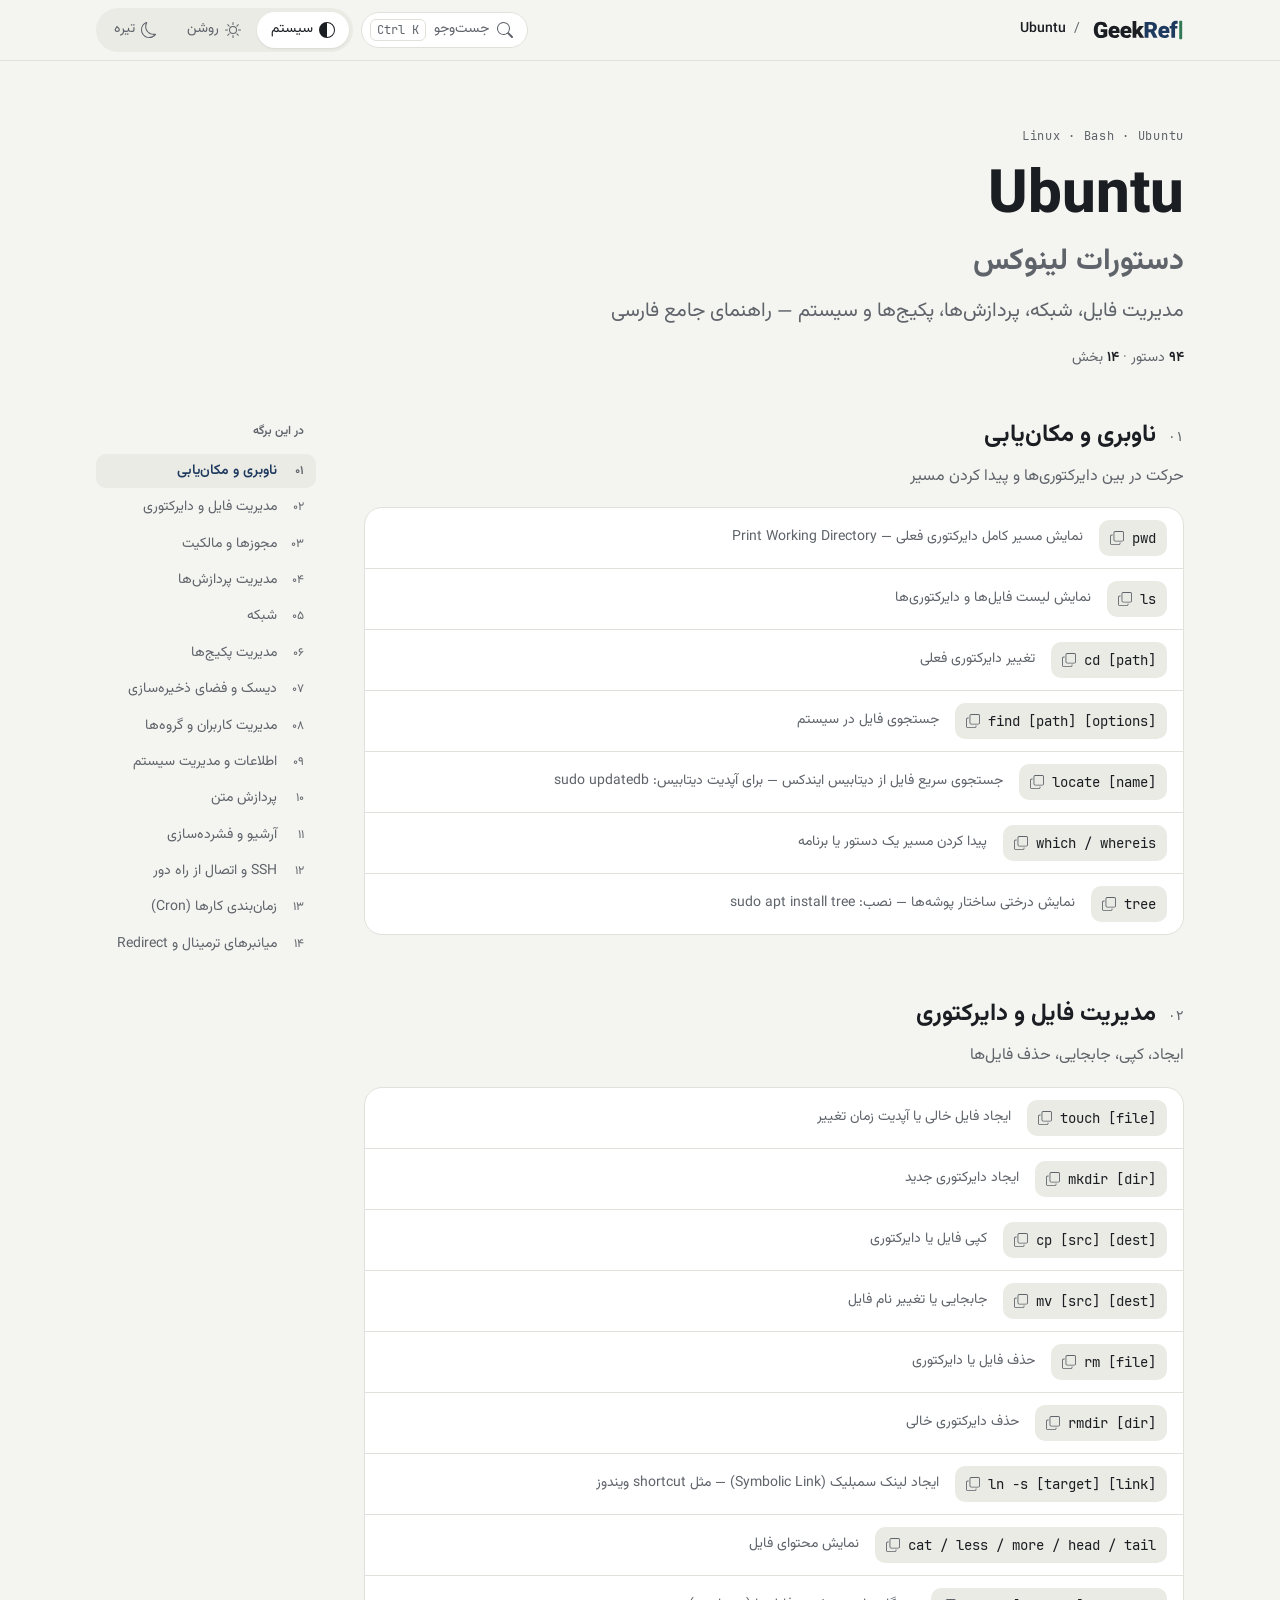
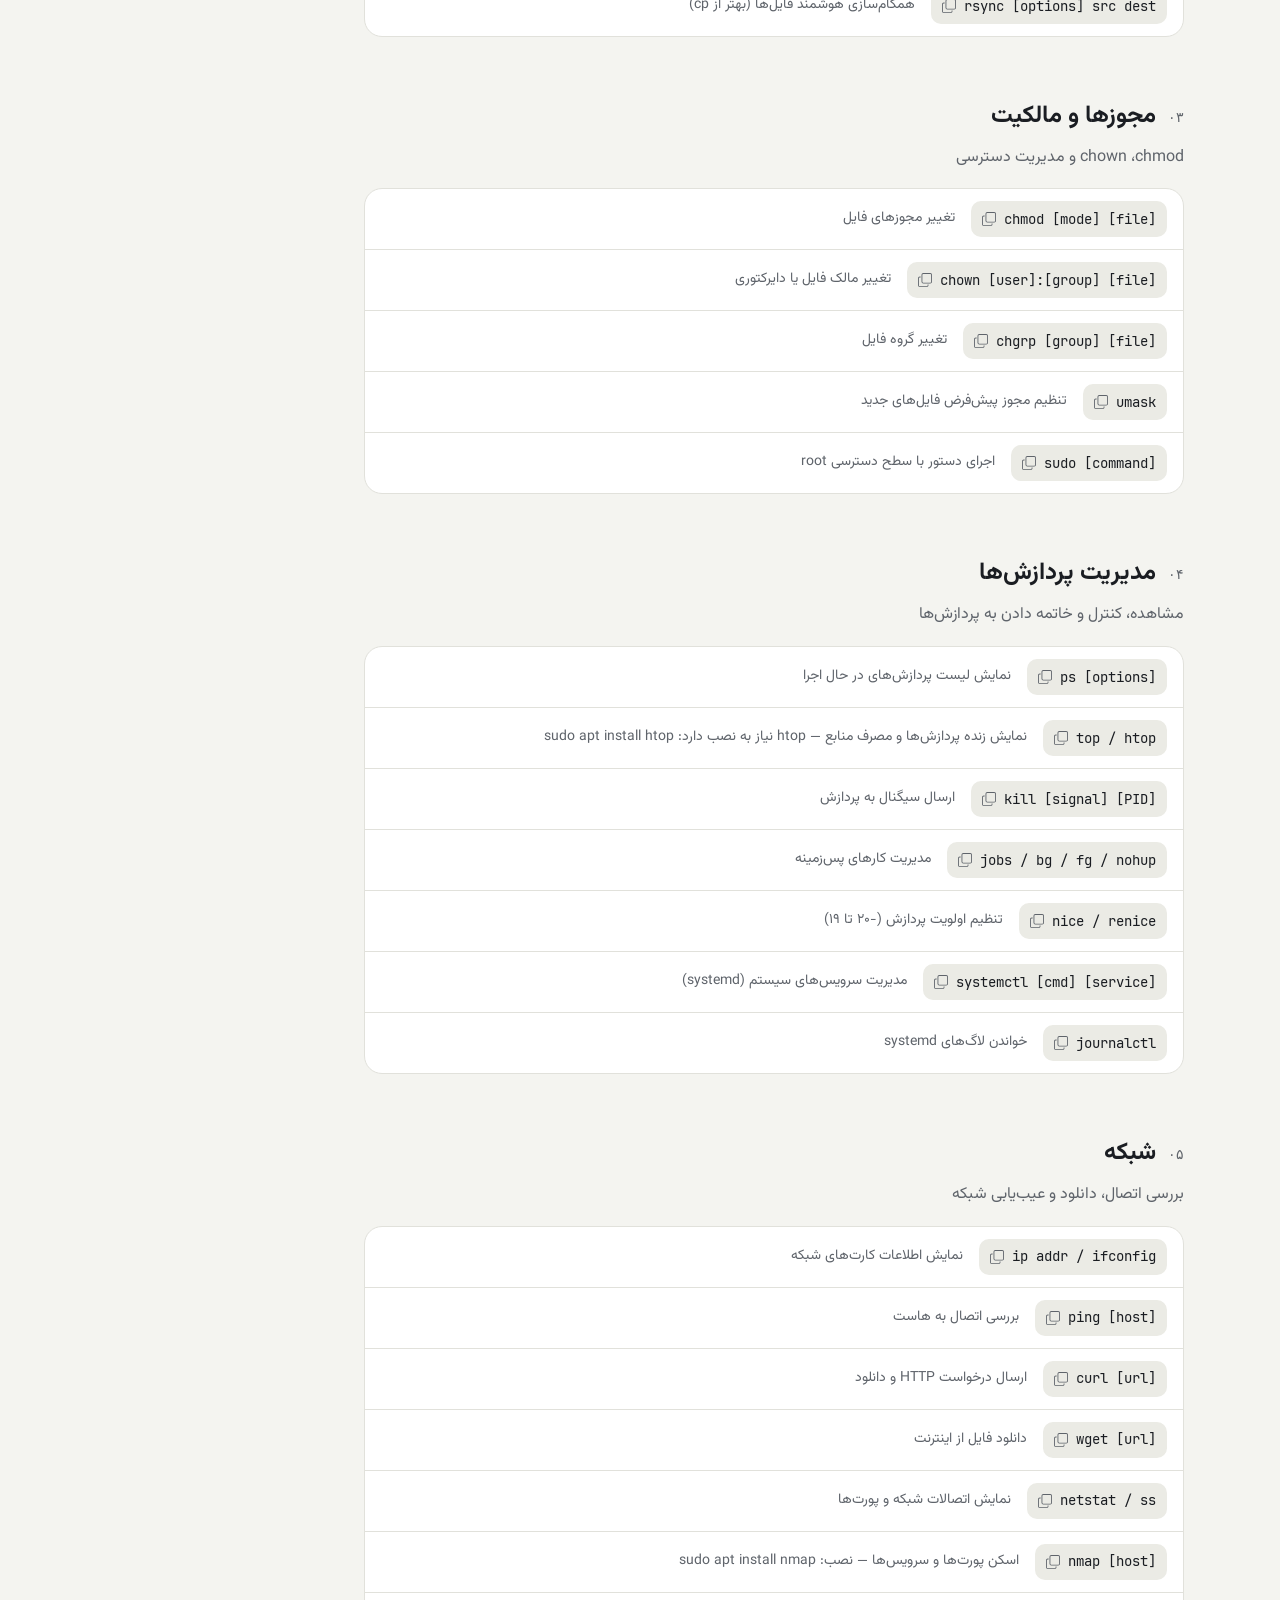
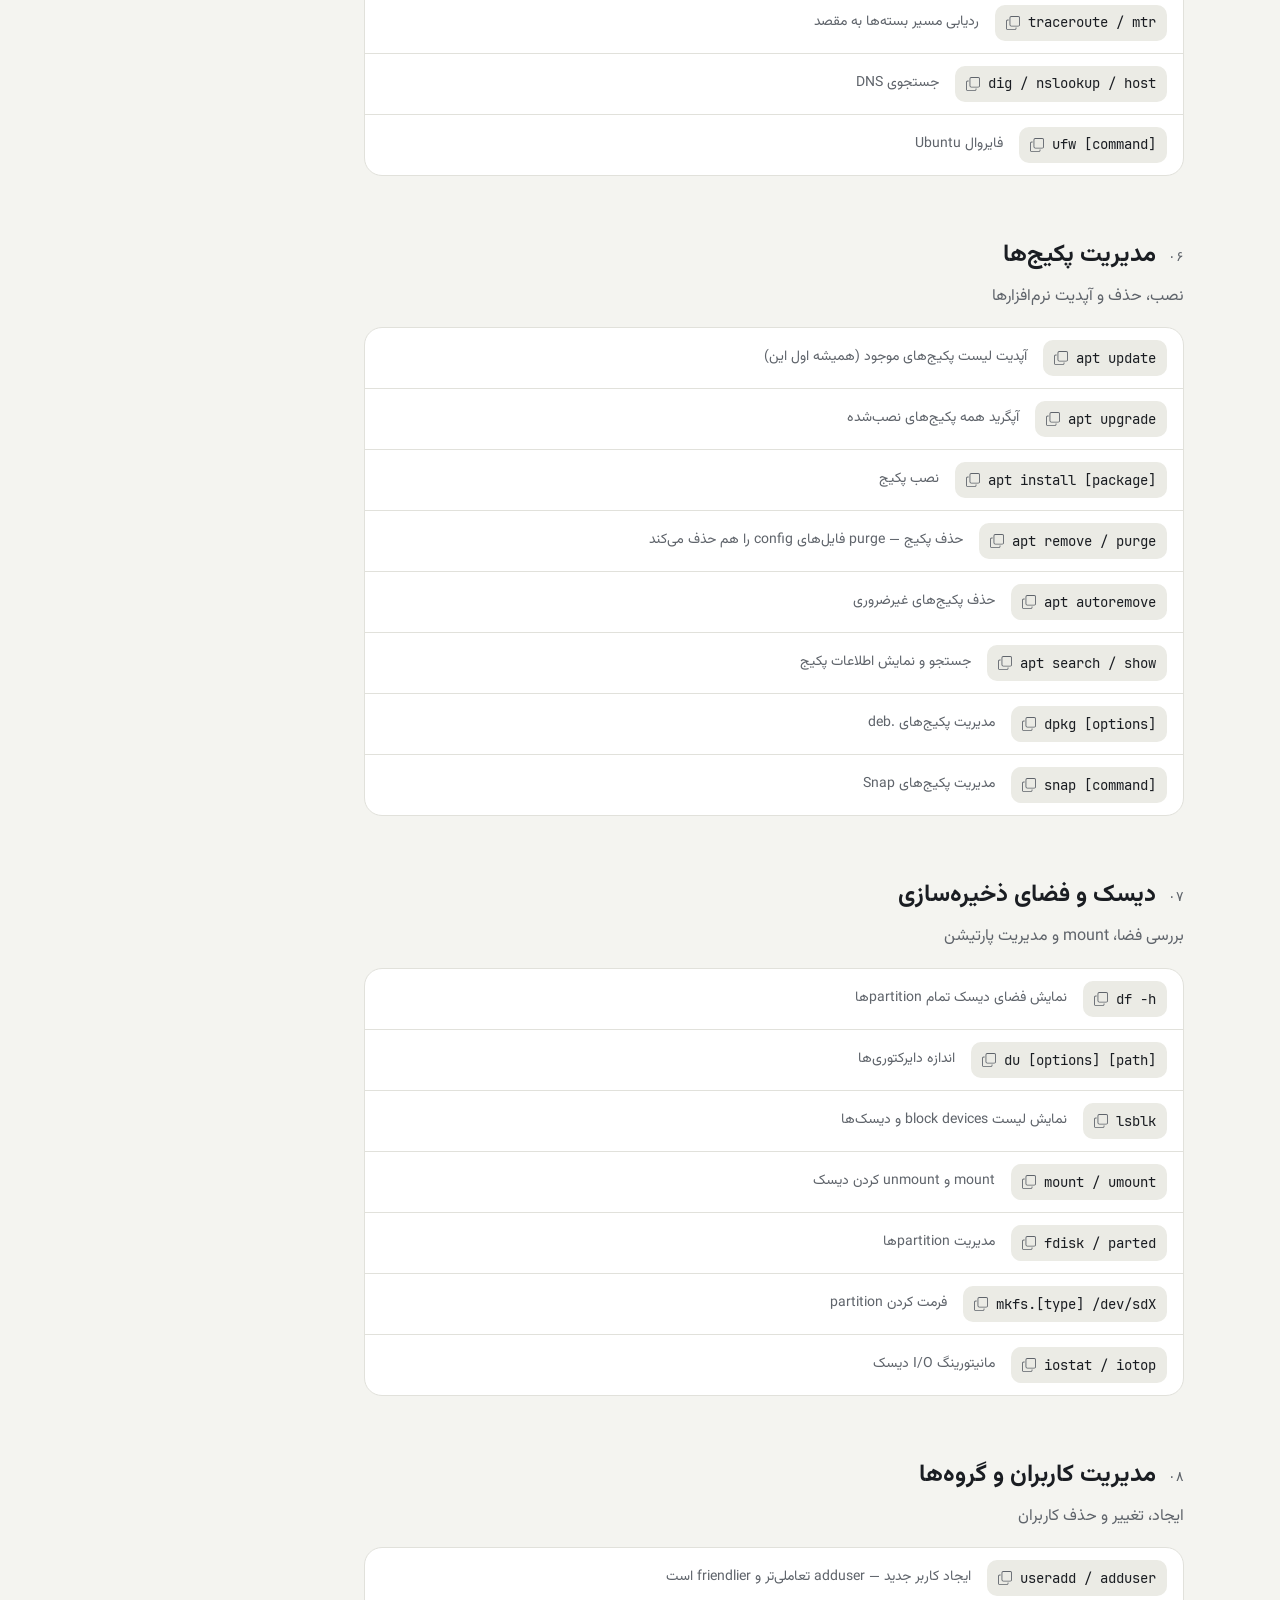
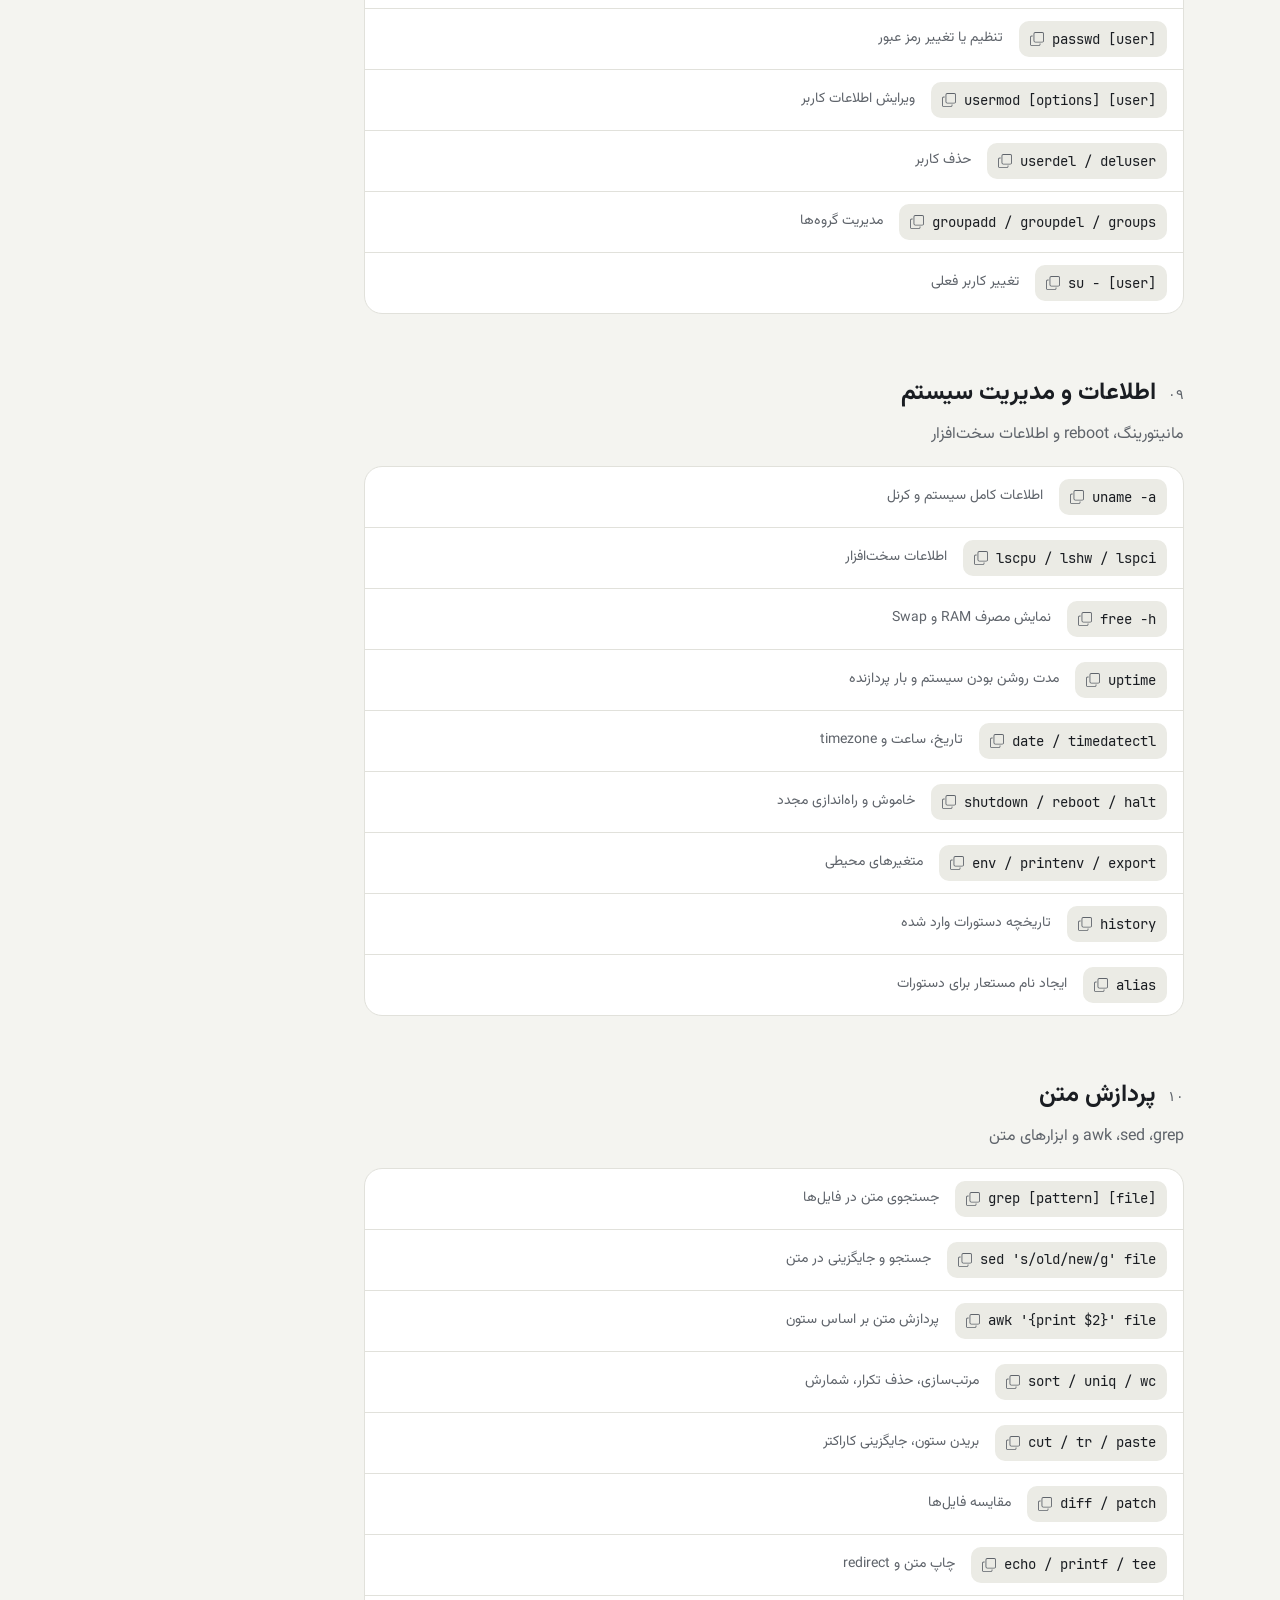
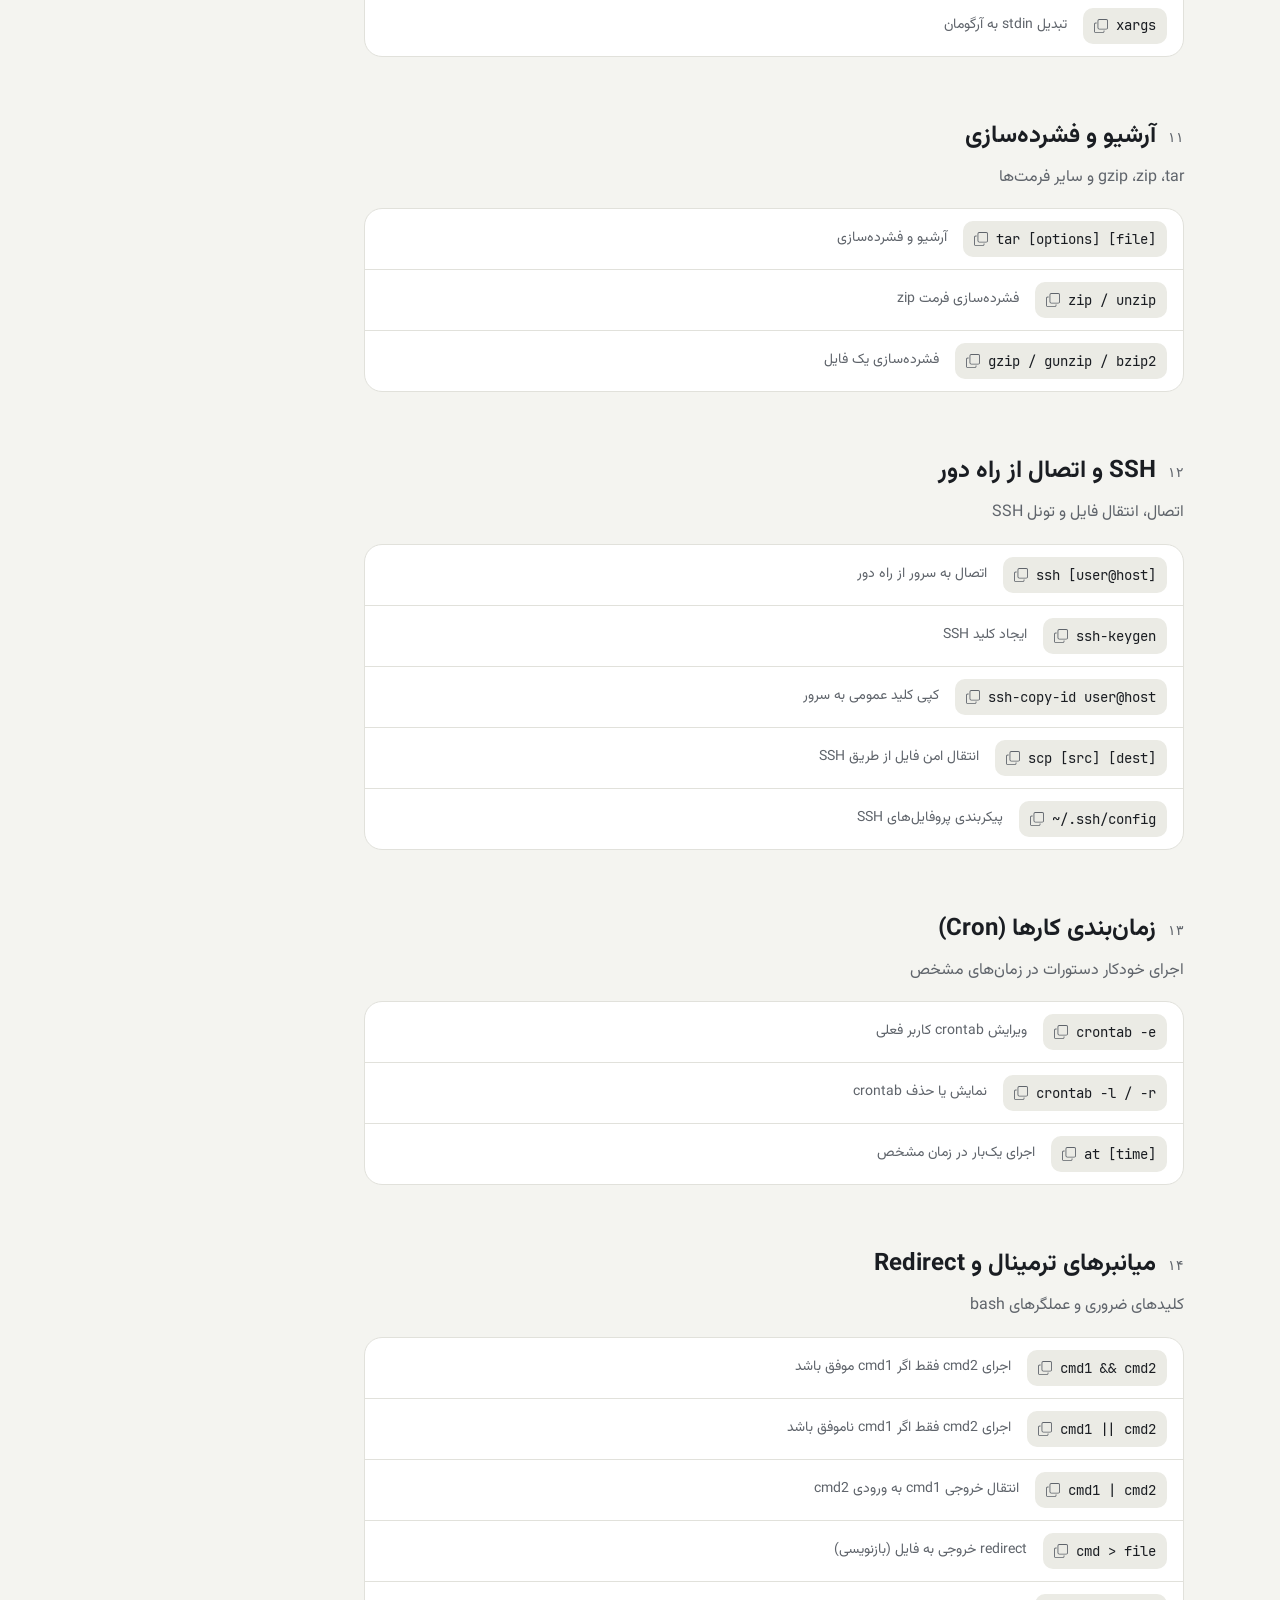
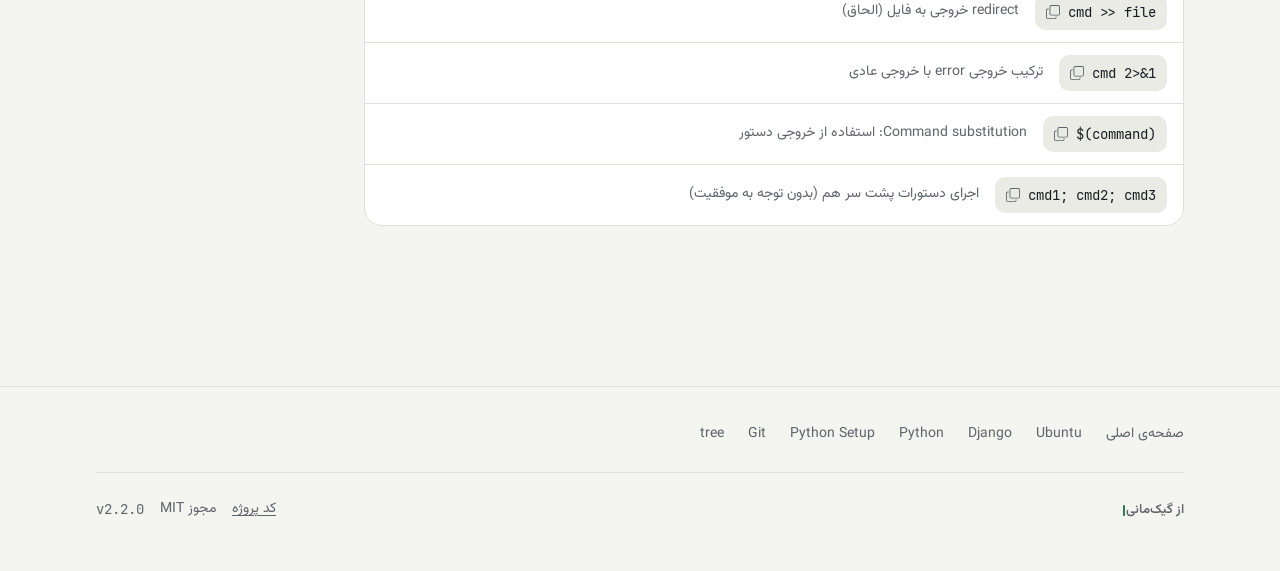
<file: cheatsheets/ubuntu.html>
<!DOCTYPE html>
<html lang="fa" dir="rtl">
<head>
<meta charset="utf-8">
<meta name="viewport" content="width=device-width, initial-scale=1">
<script>(function(){try{var t=localStorage.getItem('gr-theme');if(t==='light'||t==='dark')document.documentElement.setAttribute('data-theme',t);}catch(e){}})();</script>
<title>Ubuntu · دستورات لینوکس | GeekRef</title>
<meta name="description" content="مدیریت فایل، شبکه، پردازش‌ها، پکیج‌ها و سیستم — راهنمای جامع فارسی">
<meta name="generator" content="GeekRef build 2.2.0 (do not edit; source: data/sheets)">
<link rel="canonical" href="https://mani-imani.github.io/GeekRef/cheatsheets/ubuntu.html">
<link rel="icon" type="image/svg+xml" sizes="32x32" href="../assets/brand/geekref-icon-32.svg">
<link rel="icon" type="image/svg+xml" sizes="16x16" href="../assets/brand/geekref-icon-16.svg">
<link rel="apple-touch-icon" href="../assets/brand/geekref-touch-180.png">
<link rel="manifest" href="../manifest.webmanifest">
<meta name="apple-mobile-web-app-title" content="GeekRef">
<meta name="theme-color" content="#F4F4F0" media="(prefers-color-scheme: light)">
<meta name="theme-color" content="#0E1217" media="(prefers-color-scheme: dark)">
<meta property="og:type" content="website">
<meta property="og:site_name" content="GeekRef">
<meta property="og:locale" content="fa_IR">
<meta property="og:title" content="Ubuntu · دستورات لینوکس | GeekRef">
<meta property="og:description" content="مدیریت فایل، شبکه، پردازش‌ها، پکیج‌ها و سیستم — راهنمای جامع فارسی">
<meta property="og:url" content="https://mani-imani.github.io/GeekRef/cheatsheets/ubuntu.html">
<meta property="og:image" content="https://mani-imani.github.io/GeekRef/assets/og-image.png">
<meta property="og:image:width" content="1200">
<meta property="og:image:height" content="630">
<meta name="twitter:card" content="summary_large_image">
<link rel="preload" href="../fonts/vazirmatn/Vazirmatn-Regular.woff2" as="font" type="font/woff2" crossorigin>
<link rel="stylesheet" href="../css/geek.css">
<link rel="stylesheet" href="../css/geekref.css">
<script src="../js/geekref.js" defer></script>
</head>
<body>
<a class="gr-skip" href="#main">رفتن به محتوا</a>
<header class="gr-header">
  <div class="gm-page gr-header-in">
   <div class="gr-brand-row">
    <a class="gr-brand" href="../index.html" aria-label="GeekRef، صفحه‌ی اصلی">
     <img class="gr-wm--light" src="../assets/brand/geekref-wordmark-light.svg" alt="" width="92" height="22">
     <img class="gr-wm--dark" src="../assets/brand/geekref-wordmark-dark.svg" alt="" width="92" height="22">
    </a>
    <nav class="gr-crumb" aria-label="مسیر"><span aria-hidden="true">/</span><span aria-current="page"><bdi>Ubuntu</bdi></span></nav>
   </div>
   <div class="gr-actions">
    <button type="button" class="gr-search-btn" data-gr-search aria-label="جست‌وجو در دستورها" aria-keyshortcuts="Control+K Meta+K /"><svg class="gr-ic" viewBox="0 0 16 16" aria-hidden="true" focusable="false"><path d="M11.742 10.344a6.5 6.5 0 1 0-1.397 1.398h-.001q.044.06.098.115l3.85 3.85a1 1 0 0 0 1.415-1.414l-3.85-3.85a1 1 0 0 0-.115-.1zM12 6.5a5.5 5.5 0 1 1-11 0 5.5 5.5 0 0 1 11 0"/></svg><span>جست‌وجو</span><kbd dir="ltr" data-gr-kbd>Ctrl K</kbd></button>
    <div class="gm-seg gr-theme" role="group" aria-label="پوسته">
     <button type="button" data-theme-set="system" aria-pressed="true" title="پیروی از سیستم"><svg class="gr-ic" viewBox="0 0 16 16" aria-hidden="true" focusable="false"><path d="M8 15A7 7 0 1 0 8 1zm0 1A8 8 0 1 1 8 0a8 8 0 0 1 0 16"/></svg><span>سیستم</span></button>
     <button type="button" data-theme-set="light" aria-pressed="false" title="روشن"><svg class="gr-ic" viewBox="0 0 16 16" aria-hidden="true" focusable="false"><path d="M8 11a3 3 0 1 1 0-6 3 3 0 0 1 0 6m0 1a4 4 0 1 0 0-8 4 4 0 0 0 0 8M8 0a.5.5 0 0 1 .5.5v2a.5.5 0 0 1-1 0v-2A.5.5 0 0 1 8 0m0 13a.5.5 0 0 1 .5.5v2a.5.5 0 0 1-1 0v-2A.5.5 0 0 1 8 13m8-5a.5.5 0 0 1-.5.5h-2a.5.5 0 0 1 0-1h2a.5.5 0 0 1 .5.5M3 8a.5.5 0 0 1-.5.5h-2a.5.5 0 0 1 0-1h2A.5.5 0 0 1 3 8m10.657-5.657a.5.5 0 0 1 0 .707l-1.414 1.415a.5.5 0 1 1-.707-.708l1.414-1.414a.5.5 0 0 1 .707 0m-9.193 9.193a.5.5 0 0 1 0 .707L3.05 13.657a.5.5 0 0 1-.707-.707l1.414-1.414a.5.5 0 0 1 .707 0m9.193 2.121a.5.5 0 0 1-.707 0l-1.414-1.414a.5.5 0 0 1 .707-.707l1.414 1.414a.5.5 0 0 1 0 .707M4.464 4.465a.5.5 0 0 1-.707 0L2.343 3.05a.5.5 0 1 1 .707-.707l1.414 1.414a.5.5 0 0 1 0 .708"/></svg><span>روشن</span></button>
     <button type="button" data-theme-set="dark" aria-pressed="false" title="تیره"><svg class="gr-ic" viewBox="0 0 16 16" aria-hidden="true" focusable="false"><path d="M6 .278a.77.77 0 0 1 .08.858 7.2 7.2 0 0 0-.878 3.46c0 4.021 3.278 7.277 7.318 7.277q.792-.001 1.533-.16a.79.79 0 0 1 .81.316.73.73 0 0 1-.031.893A8.35 8.35 0 0 1 8.344 16C3.734 16 0 12.286 0 7.71 0 4.266 2.114 1.312 5.124.06A.75.75 0 0 1 6 .278M4.858 1.311A7.27 7.27 0 0 0 1.025 7.71c0 4.02 3.279 7.276 7.319 7.276a7.32 7.32 0 0 0 5.205-2.162q-.506.063-1.029.063c-4.61 0-8.343-3.714-8.343-8.29 0-1.167.242-2.278.681-3.286"/></svg><span>تیره</span></button>
    </div>
   </div>
  </div>
</header>
<main id="main" class="gm-page">
 <header class="gr-head">
  <p class="gr-eyebrow"><span class="gm-mono">Linux · Bash · Ubuntu</span></p>
  <h1><bdi>Ubuntu</bdi><span class="gr-h1-sub">دستورات لینوکس</span></h1>
  <p class="gr-lede">مدیریت فایل، شبکه، پردازش‌ها، پکیج‌ها و سیستم — راهنمای جامع فارسی</p>
  <p class="gr-meta"><b>۹۴</b> دستور · <b>۱۴</b> بخش</p>
 </header>
 <div class="gr-layout">
  <div class="gr-content">
  <details class="gr-toc-m">
   <summary>فهرست این برگه<svg class="gr-ic" viewBox="0 0 16 16" aria-hidden="true" focusable="false"><path fill-rule="evenodd" d="M1.646 4.646a.5.5 0 0 1 .708 0L8 10.293l5.646-5.647a.5.5 0 0 1 .708.708l-6 6a.5.5 0 0 1-.708 0l-6-6a.5.5 0 0 1 0-.708"/></svg></summary>
   <nav aria-label="فهرست این برگه (موبایل)">
    <ol>
     <li><a href="#nav"><span class="gr-toc-num">۰۱</span><span>ناوبری و مکان‌یابی</span></a></li>
     <li><a href="#file"><span class="gr-toc-num">۰۲</span><span>مدیریت فایل و دایرکتوری</span></a></li>
     <li><a href="#perm"><span class="gr-toc-num">۰۳</span><span>مجوزها و مالکیت</span></a></li>
     <li><a href="#proc"><span class="gr-toc-num">۰۴</span><span>مدیریت پردازش‌ها</span></a></li>
     <li><a href="#net"><span class="gr-toc-num">۰۵</span><span>شبکه</span></a></li>
     <li><a href="#pkg"><span class="gr-toc-num">۰۶</span><span>مدیریت پکیج‌ها</span></a></li>
     <li><a href="#disk"><span class="gr-toc-num">۰۷</span><span>دیسک و فضای ذخیره‌سازی</span></a></li>
     <li><a href="#user"><span class="gr-toc-num">۰۸</span><span>مدیریت کاربران و گروه‌ها</span></a></li>
     <li><a href="#sys"><span class="gr-toc-num">۰۹</span><span>اطلاعات و مدیریت سیستم</span></a></li>
     <li><a href="#text"><span class="gr-toc-num">۱۰</span><span>پردازش متن</span></a></li>
     <li><a href="#arch"><span class="gr-toc-num">۱۱</span><span>آرشیو و فشرده‌سازی</span></a></li>
     <li><a href="#ssh"><span class="gr-toc-num">۱۲</span><span><bdi>SSH</bdi> و اتصال از راه دور</span></a></li>
     <li><a href="#cron"><span class="gr-toc-num">۱۳</span><span>زمان‌بندی کارها <bdi>(Cron)</bdi></span></a></li>
     <li><a href="#shortcut"><span class="gr-toc-num">۱۴</span><span>میانبرهای ترمینال و <bdi>Redirect</bdi></span></a></li>
    </ol>
   </nav>
  </details>
<section class="gr-section" id="nav" aria-labelledby="nav-t">
  <h2 id="nav-t"><span class="gr-section-num" aria-hidden="true">۰۱</span><span>ناوبری و مکان‌یابی</span></h2>
  <p class="gr-section-desc">حرکت در بین دایرکتوری‌ها و پیدا کردن مسیر</p>
  <div class="gr-table">
   <div class="gr-row" id="c-pwd"><button type="button" class="gr-cmd" data-copy="pwd" aria-label="کپی دستور pwd"><code dir="ltr">pwd</code><svg class="gr-ic" viewBox="0 0 16 16" aria-hidden="true" focusable="false"><path fill-rule="evenodd" d="M4 2a2 2 0 0 1 2-2h8a2 2 0 0 1 2 2v8a2 2 0 0 1-2 2H6a2 2 0 0 1-2-2zm2-1a1 1 0 0 0-1 1v8a1 1 0 0 0 1 1h8a1 1 0 0 0 1-1V2a1 1 0 0 0-1-1zM2 5a1 1 0 0 0-1 1v8a1 1 0 0 0 1 1h8a1 1 0 0 0 1-1v-1h1v1a2 2 0 0 1-2 2H2a2 2 0 0 1-2-2V6a2 2 0 0 1 2-2h1v1z"/></svg></button><p class="gr-cmd-desc">نمایش مسیر کامل دایرکتوری فعلی — <bdi>Print Working Directory</bdi></p><button type="button" class="gr-link-btn" data-link="c-pwd" aria-label="کپی پیوند دستور pwd" title="کپی پیوند"><svg class="gr-ic" viewBox="0 0 16 16" aria-hidden="true" focusable="false"><path d="M4.715 6.542 3.343 7.914a3 3 0 1 0 4.243 4.243l1.828-1.829A3 3 0 0 0 8.586 5.5L8 6.086a1 1 0 0 0-.154.199 2 2 0 0 1 .861 3.337L6.88 11.45a2 2 0 1 1-2.83-2.83l.793-.792a4 4 0 0 1-.128-1.287z"/><path d="M6.586 4.672A3 3 0 0 0 7.414 9.5l.775-.776a2 2 0 0 1-.896-3.346L9.12 3.55a2 2 0 1 1 2.83 2.83l-.793.792c.112.42.155.855.128 1.287l1.372-1.372a3 3 0 1 0-4.243-4.243z"/></svg></button></div>
   <div class="gr-row" id="c-ls"><button type="button" class="gr-cmd" data-copy="ls" aria-label="کپی دستور ls"><code dir="ltr">ls</code><svg class="gr-ic" viewBox="0 0 16 16" aria-hidden="true" focusable="false"><path fill-rule="evenodd" d="M4 2a2 2 0 0 1 2-2h8a2 2 0 0 1 2 2v8a2 2 0 0 1-2 2H6a2 2 0 0 1-2-2zm2-1a1 1 0 0 0-1 1v8a1 1 0 0 0 1 1h8a1 1 0 0 0 1-1V2a1 1 0 0 0-1-1zM2 5a1 1 0 0 0-1 1v8a1 1 0 0 0 1 1h8a1 1 0 0 0 1-1v-1h1v1a2 2 0 0 1-2 2H2a2 2 0 0 1-2-2V6a2 2 0 0 1 2-2h1v1z"/></svg></button><p class="gr-cmd-desc">نمایش لیست فایل‌ها و دایرکتوری‌ها</p><button type="button" class="gr-link-btn" data-link="c-ls" aria-label="کپی پیوند دستور ls" title="کپی پیوند"><svg class="gr-ic" viewBox="0 0 16 16" aria-hidden="true" focusable="false"><path d="M4.715 6.542 3.343 7.914a3 3 0 1 0 4.243 4.243l1.828-1.829A3 3 0 0 0 8.586 5.5L8 6.086a1 1 0 0 0-.154.199 2 2 0 0 1 .861 3.337L6.88 11.45a2 2 0 1 1-2.83-2.83l.793-.792a4 4 0 0 1-.128-1.287z"/><path d="M6.586 4.672A3 3 0 0 0 7.414 9.5l.775-.776a2 2 0 0 1-.896-3.346L9.12 3.55a2 2 0 1 1 2.83 2.83l-.793.792c.112.42.155.855.128 1.287l1.372-1.372a3 3 0 1 0-4.243-4.243z"/></svg></button></div>
   <div class="gr-row" id="c-cd-path"><button type="button" class="gr-cmd" data-copy="cd [path]" aria-label="کپی دستور cd [path]"><code dir="ltr">cd [path]</code><svg class="gr-ic" viewBox="0 0 16 16" aria-hidden="true" focusable="false"><path fill-rule="evenodd" d="M4 2a2 2 0 0 1 2-2h8a2 2 0 0 1 2 2v8a2 2 0 0 1-2 2H6a2 2 0 0 1-2-2zm2-1a1 1 0 0 0-1 1v8a1 1 0 0 0 1 1h8a1 1 0 0 0 1-1V2a1 1 0 0 0-1-1zM2 5a1 1 0 0 0-1 1v8a1 1 0 0 0 1 1h8a1 1 0 0 0 1-1v-1h1v1a2 2 0 0 1-2 2H2a2 2 0 0 1-2-2V6a2 2 0 0 1 2-2h1v1z"/></svg></button><p class="gr-cmd-desc">تغییر دایرکتوری فعلی</p><button type="button" class="gr-link-btn" data-link="c-cd-path" aria-label="کپی پیوند دستور cd [path]" title="کپی پیوند"><svg class="gr-ic" viewBox="0 0 16 16" aria-hidden="true" focusable="false"><path d="M4.715 6.542 3.343 7.914a3 3 0 1 0 4.243 4.243l1.828-1.829A3 3 0 0 0 8.586 5.5L8 6.086a1 1 0 0 0-.154.199 2 2 0 0 1 .861 3.337L6.88 11.45a2 2 0 1 1-2.83-2.83l.793-.792a4 4 0 0 1-.128-1.287z"/><path d="M6.586 4.672A3 3 0 0 0 7.414 9.5l.775-.776a2 2 0 0 1-.896-3.346L9.12 3.55a2 2 0 1 1 2.83 2.83l-.793.792c.112.42.155.855.128 1.287l1.372-1.372a3 3 0 1 0-4.243-4.243z"/></svg></button></div>
   <div class="gr-row" id="c-find-path-options"><button type="button" class="gr-cmd" data-copy="find [path] [options]" aria-label="کپی دستور find [path] [options]"><code dir="ltr">find [path] [options]</code><svg class="gr-ic" viewBox="0 0 16 16" aria-hidden="true" focusable="false"><path fill-rule="evenodd" d="M4 2a2 2 0 0 1 2-2h8a2 2 0 0 1 2 2v8a2 2 0 0 1-2 2H6a2 2 0 0 1-2-2zm2-1a1 1 0 0 0-1 1v8a1 1 0 0 0 1 1h8a1 1 0 0 0 1-1V2a1 1 0 0 0-1-1zM2 5a1 1 0 0 0-1 1v8a1 1 0 0 0 1 1h8a1 1 0 0 0 1-1v-1h1v1a2 2 0 0 1-2 2H2a2 2 0 0 1-2-2V6a2 2 0 0 1 2-2h1v1z"/></svg></button><p class="gr-cmd-desc">جستجوی فایل در سیستم</p><button type="button" class="gr-link-btn" data-link="c-find-path-options" aria-label="کپی پیوند دستور find [path] [options]" title="کپی پیوند"><svg class="gr-ic" viewBox="0 0 16 16" aria-hidden="true" focusable="false"><path d="M4.715 6.542 3.343 7.914a3 3 0 1 0 4.243 4.243l1.828-1.829A3 3 0 0 0 8.586 5.5L8 6.086a1 1 0 0 0-.154.199 2 2 0 0 1 .861 3.337L6.88 11.45a2 2 0 1 1-2.83-2.83l.793-.792a4 4 0 0 1-.128-1.287z"/><path d="M6.586 4.672A3 3 0 0 0 7.414 9.5l.775-.776a2 2 0 0 1-.896-3.346L9.12 3.55a2 2 0 1 1 2.83 2.83l-.793.792c.112.42.155.855.128 1.287l1.372-1.372a3 3 0 1 0-4.243-4.243z"/></svg></button></div>
   <div class="gr-row" id="c-locate-name"><button type="button" class="gr-cmd" data-copy="locate [name]" aria-label="کپی دستور locate [name]"><code dir="ltr">locate [name]</code><svg class="gr-ic" viewBox="0 0 16 16" aria-hidden="true" focusable="false"><path fill-rule="evenodd" d="M4 2a2 2 0 0 1 2-2h8a2 2 0 0 1 2 2v8a2 2 0 0 1-2 2H6a2 2 0 0 1-2-2zm2-1a1 1 0 0 0-1 1v8a1 1 0 0 0 1 1h8a1 1 0 0 0 1-1V2a1 1 0 0 0-1-1zM2 5a1 1 0 0 0-1 1v8a1 1 0 0 0 1 1h8a1 1 0 0 0 1-1v-1h1v1a2 2 0 0 1-2 2H2a2 2 0 0 1-2-2V6a2 2 0 0 1 2-2h1v1z"/></svg></button><p class="gr-cmd-desc">جستجوی سریع فایل از دیتابیس ایندکس — برای آپدیت دیتابیس: <bdi>sudo updatedb</bdi></p><button type="button" class="gr-link-btn" data-link="c-locate-name" aria-label="کپی پیوند دستور locate [name]" title="کپی پیوند"><svg class="gr-ic" viewBox="0 0 16 16" aria-hidden="true" focusable="false"><path d="M4.715 6.542 3.343 7.914a3 3 0 1 0 4.243 4.243l1.828-1.829A3 3 0 0 0 8.586 5.5L8 6.086a1 1 0 0 0-.154.199 2 2 0 0 1 .861 3.337L6.88 11.45a2 2 0 1 1-2.83-2.83l.793-.792a4 4 0 0 1-.128-1.287z"/><path d="M6.586 4.672A3 3 0 0 0 7.414 9.5l.775-.776a2 2 0 0 1-.896-3.346L9.12 3.55a2 2 0 1 1 2.83 2.83l-.793.792c.112.42.155.855.128 1.287l1.372-1.372a3 3 0 1 0-4.243-4.243z"/></svg></button></div>
   <div class="gr-row" id="c-which-whereis"><button type="button" class="gr-cmd" data-copy="which / whereis" aria-label="کپی دستور which / whereis"><code dir="ltr">which / whereis</code><svg class="gr-ic" viewBox="0 0 16 16" aria-hidden="true" focusable="false"><path fill-rule="evenodd" d="M4 2a2 2 0 0 1 2-2h8a2 2 0 0 1 2 2v8a2 2 0 0 1-2 2H6a2 2 0 0 1-2-2zm2-1a1 1 0 0 0-1 1v8a1 1 0 0 0 1 1h8a1 1 0 0 0 1-1V2a1 1 0 0 0-1-1zM2 5a1 1 0 0 0-1 1v8a1 1 0 0 0 1 1h8a1 1 0 0 0 1-1v-1h1v1a2 2 0 0 1-2 2H2a2 2 0 0 1-2-2V6a2 2 0 0 1 2-2h1v1z"/></svg></button><p class="gr-cmd-desc">پیدا کردن مسیر یک دستور یا برنامه</p><button type="button" class="gr-link-btn" data-link="c-which-whereis" aria-label="کپی پیوند دستور which / whereis" title="کپی پیوند"><svg class="gr-ic" viewBox="0 0 16 16" aria-hidden="true" focusable="false"><path d="M4.715 6.542 3.343 7.914a3 3 0 1 0 4.243 4.243l1.828-1.829A3 3 0 0 0 8.586 5.5L8 6.086a1 1 0 0 0-.154.199 2 2 0 0 1 .861 3.337L6.88 11.45a2 2 0 1 1-2.83-2.83l.793-.792a4 4 0 0 1-.128-1.287z"/><path d="M6.586 4.672A3 3 0 0 0 7.414 9.5l.775-.776a2 2 0 0 1-.896-3.346L9.12 3.55a2 2 0 1 1 2.83 2.83l-.793.792c.112.42.155.855.128 1.287l1.372-1.372a3 3 0 1 0-4.243-4.243z"/></svg></button></div>
   <div class="gr-row" id="c-tree"><button type="button" class="gr-cmd" data-copy="tree" aria-label="کپی دستور tree"><code dir="ltr">tree</code><svg class="gr-ic" viewBox="0 0 16 16" aria-hidden="true" focusable="false"><path fill-rule="evenodd" d="M4 2a2 2 0 0 1 2-2h8a2 2 0 0 1 2 2v8a2 2 0 0 1-2 2H6a2 2 0 0 1-2-2zm2-1a1 1 0 0 0-1 1v8a1 1 0 0 0 1 1h8a1 1 0 0 0 1-1V2a1 1 0 0 0-1-1zM2 5a1 1 0 0 0-1 1v8a1 1 0 0 0 1 1h8a1 1 0 0 0 1-1v-1h1v1a2 2 0 0 1-2 2H2a2 2 0 0 1-2-2V6a2 2 0 0 1 2-2h1v1z"/></svg></button><p class="gr-cmd-desc">نمایش درختی ساختار پوشه‌ها — نصب: <bdi>sudo apt install tree</bdi></p><button type="button" class="gr-link-btn" data-link="c-tree" aria-label="کپی پیوند دستور tree" title="کپی پیوند"><svg class="gr-ic" viewBox="0 0 16 16" aria-hidden="true" focusable="false"><path d="M4.715 6.542 3.343 7.914a3 3 0 1 0 4.243 4.243l1.828-1.829A3 3 0 0 0 8.586 5.5L8 6.086a1 1 0 0 0-.154.199 2 2 0 0 1 .861 3.337L6.88 11.45a2 2 0 1 1-2.83-2.83l.793-.792a4 4 0 0 1-.128-1.287z"/><path d="M6.586 4.672A3 3 0 0 0 7.414 9.5l.775-.776a2 2 0 0 1-.896-3.346L9.12 3.55a2 2 0 1 1 2.83 2.83l-.793.792c.112.42.155.855.128 1.287l1.372-1.372a3 3 0 1 0-4.243-4.243z"/></svg></button></div>
  </div>
</section>
<section class="gr-section" id="file" aria-labelledby="file-t">
  <h2 id="file-t"><span class="gr-section-num" aria-hidden="true">۰۲</span><span>مدیریت فایل و دایرکتوری</span></h2>
  <p class="gr-section-desc">ایجاد، کپی، جابجایی، حذف فایل‌ها</p>
  <div class="gr-table">
   <div class="gr-row" id="c-touch-file"><button type="button" class="gr-cmd" data-copy="touch [file]" aria-label="کپی دستور touch [file]"><code dir="ltr">touch [file]</code><svg class="gr-ic" viewBox="0 0 16 16" aria-hidden="true" focusable="false"><path fill-rule="evenodd" d="M4 2a2 2 0 0 1 2-2h8a2 2 0 0 1 2 2v8a2 2 0 0 1-2 2H6a2 2 0 0 1-2-2zm2-1a1 1 0 0 0-1 1v8a1 1 0 0 0 1 1h8a1 1 0 0 0 1-1V2a1 1 0 0 0-1-1zM2 5a1 1 0 0 0-1 1v8a1 1 0 0 0 1 1h8a1 1 0 0 0 1-1v-1h1v1a2 2 0 0 1-2 2H2a2 2 0 0 1-2-2V6a2 2 0 0 1 2-2h1v1z"/></svg></button><p class="gr-cmd-desc">ایجاد فایل خالی یا آپدیت زمان تغییر</p><button type="button" class="gr-link-btn" data-link="c-touch-file" aria-label="کپی پیوند دستور touch [file]" title="کپی پیوند"><svg class="gr-ic" viewBox="0 0 16 16" aria-hidden="true" focusable="false"><path d="M4.715 6.542 3.343 7.914a3 3 0 1 0 4.243 4.243l1.828-1.829A3 3 0 0 0 8.586 5.5L8 6.086a1 1 0 0 0-.154.199 2 2 0 0 1 .861 3.337L6.88 11.45a2 2 0 1 1-2.83-2.83l.793-.792a4 4 0 0 1-.128-1.287z"/><path d="M6.586 4.672A3 3 0 0 0 7.414 9.5l.775-.776a2 2 0 0 1-.896-3.346L9.12 3.55a2 2 0 1 1 2.83 2.83l-.793.792c.112.42.155.855.128 1.287l1.372-1.372a3 3 0 1 0-4.243-4.243z"/></svg></button></div>
   <div class="gr-row" id="c-mkdir-dir"><button type="button" class="gr-cmd" data-copy="mkdir [dir]" aria-label="کپی دستور mkdir [dir]"><code dir="ltr">mkdir [dir]</code><svg class="gr-ic" viewBox="0 0 16 16" aria-hidden="true" focusable="false"><path fill-rule="evenodd" d="M4 2a2 2 0 0 1 2-2h8a2 2 0 0 1 2 2v8a2 2 0 0 1-2 2H6a2 2 0 0 1-2-2zm2-1a1 1 0 0 0-1 1v8a1 1 0 0 0 1 1h8a1 1 0 0 0 1-1V2a1 1 0 0 0-1-1zM2 5a1 1 0 0 0-1 1v8a1 1 0 0 0 1 1h8a1 1 0 0 0 1-1v-1h1v1a2 2 0 0 1-2 2H2a2 2 0 0 1-2-2V6a2 2 0 0 1 2-2h1v1z"/></svg></button><p class="gr-cmd-desc">ایجاد دایرکتوری جدید</p><button type="button" class="gr-link-btn" data-link="c-mkdir-dir" aria-label="کپی پیوند دستور mkdir [dir]" title="کپی پیوند"><svg class="gr-ic" viewBox="0 0 16 16" aria-hidden="true" focusable="false"><path d="M4.715 6.542 3.343 7.914a3 3 0 1 0 4.243 4.243l1.828-1.829A3 3 0 0 0 8.586 5.5L8 6.086a1 1 0 0 0-.154.199 2 2 0 0 1 .861 3.337L6.88 11.45a2 2 0 1 1-2.83-2.83l.793-.792a4 4 0 0 1-.128-1.287z"/><path d="M6.586 4.672A3 3 0 0 0 7.414 9.5l.775-.776a2 2 0 0 1-.896-3.346L9.12 3.55a2 2 0 1 1 2.83 2.83l-.793.792c.112.42.155.855.128 1.287l1.372-1.372a3 3 0 1 0-4.243-4.243z"/></svg></button></div>
   <div class="gr-row" id="c-cp-src-dest"><button type="button" class="gr-cmd" data-copy="cp [src] [dest]" aria-label="کپی دستور cp [src] [dest]"><code dir="ltr">cp [src] [dest]</code><svg class="gr-ic" viewBox="0 0 16 16" aria-hidden="true" focusable="false"><path fill-rule="evenodd" d="M4 2a2 2 0 0 1 2-2h8a2 2 0 0 1 2 2v8a2 2 0 0 1-2 2H6a2 2 0 0 1-2-2zm2-1a1 1 0 0 0-1 1v8a1 1 0 0 0 1 1h8a1 1 0 0 0 1-1V2a1 1 0 0 0-1-1zM2 5a1 1 0 0 0-1 1v8a1 1 0 0 0 1 1h8a1 1 0 0 0 1-1v-1h1v1a2 2 0 0 1-2 2H2a2 2 0 0 1-2-2V6a2 2 0 0 1 2-2h1v1z"/></svg></button><p class="gr-cmd-desc">کپی فایل یا دایرکتوری</p><button type="button" class="gr-link-btn" data-link="c-cp-src-dest" aria-label="کپی پیوند دستور cp [src] [dest]" title="کپی پیوند"><svg class="gr-ic" viewBox="0 0 16 16" aria-hidden="true" focusable="false"><path d="M4.715 6.542 3.343 7.914a3 3 0 1 0 4.243 4.243l1.828-1.829A3 3 0 0 0 8.586 5.5L8 6.086a1 1 0 0 0-.154.199 2 2 0 0 1 .861 3.337L6.88 11.45a2 2 0 1 1-2.83-2.83l.793-.792a4 4 0 0 1-.128-1.287z"/><path d="M6.586 4.672A3 3 0 0 0 7.414 9.5l.775-.776a2 2 0 0 1-.896-3.346L9.12 3.55a2 2 0 1 1 2.83 2.83l-.793.792c.112.42.155.855.128 1.287l1.372-1.372a3 3 0 1 0-4.243-4.243z"/></svg></button></div>
   <div class="gr-row" id="c-mv-src-dest"><button type="button" class="gr-cmd" data-copy="mv [src] [dest]" aria-label="کپی دستور mv [src] [dest]"><code dir="ltr">mv [src] [dest]</code><svg class="gr-ic" viewBox="0 0 16 16" aria-hidden="true" focusable="false"><path fill-rule="evenodd" d="M4 2a2 2 0 0 1 2-2h8a2 2 0 0 1 2 2v8a2 2 0 0 1-2 2H6a2 2 0 0 1-2-2zm2-1a1 1 0 0 0-1 1v8a1 1 0 0 0 1 1h8a1 1 0 0 0 1-1V2a1 1 0 0 0-1-1zM2 5a1 1 0 0 0-1 1v8a1 1 0 0 0 1 1h8a1 1 0 0 0 1-1v-1h1v1a2 2 0 0 1-2 2H2a2 2 0 0 1-2-2V6a2 2 0 0 1 2-2h1v1z"/></svg></button><p class="gr-cmd-desc">جابجایی یا تغییر نام فایل</p><button type="button" class="gr-link-btn" data-link="c-mv-src-dest" aria-label="کپی پیوند دستور mv [src] [dest]" title="کپی پیوند"><svg class="gr-ic" viewBox="0 0 16 16" aria-hidden="true" focusable="false"><path d="M4.715 6.542 3.343 7.914a3 3 0 1 0 4.243 4.243l1.828-1.829A3 3 0 0 0 8.586 5.5L8 6.086a1 1 0 0 0-.154.199 2 2 0 0 1 .861 3.337L6.88 11.45a2 2 0 1 1-2.83-2.83l.793-.792a4 4 0 0 1-.128-1.287z"/><path d="M6.586 4.672A3 3 0 0 0 7.414 9.5l.775-.776a2 2 0 0 1-.896-3.346L9.12 3.55a2 2 0 1 1 2.83 2.83l-.793.792c.112.42.155.855.128 1.287l1.372-1.372a3 3 0 1 0-4.243-4.243z"/></svg></button></div>
   <div class="gr-row" id="c-rm-file"><button type="button" class="gr-cmd" data-copy="rm [file]" aria-label="کپی دستور rm [file]"><code dir="ltr">rm [file]</code><svg class="gr-ic" viewBox="0 0 16 16" aria-hidden="true" focusable="false"><path fill-rule="evenodd" d="M4 2a2 2 0 0 1 2-2h8a2 2 0 0 1 2 2v8a2 2 0 0 1-2 2H6a2 2 0 0 1-2-2zm2-1a1 1 0 0 0-1 1v8a1 1 0 0 0 1 1h8a1 1 0 0 0 1-1V2a1 1 0 0 0-1-1zM2 5a1 1 0 0 0-1 1v8a1 1 0 0 0 1 1h8a1 1 0 0 0 1-1v-1h1v1a2 2 0 0 1-2 2H2a2 2 0 0 1-2-2V6a2 2 0 0 1 2-2h1v1z"/></svg></button><p class="gr-cmd-desc">حذف فایل یا دایرکتوری</p><button type="button" class="gr-link-btn" data-link="c-rm-file" aria-label="کپی پیوند دستور rm [file]" title="کپی پیوند"><svg class="gr-ic" viewBox="0 0 16 16" aria-hidden="true" focusable="false"><path d="M4.715 6.542 3.343 7.914a3 3 0 1 0 4.243 4.243l1.828-1.829A3 3 0 0 0 8.586 5.5L8 6.086a1 1 0 0 0-.154.199 2 2 0 0 1 .861 3.337L6.88 11.45a2 2 0 1 1-2.83-2.83l.793-.792a4 4 0 0 1-.128-1.287z"/><path d="M6.586 4.672A3 3 0 0 0 7.414 9.5l.775-.776a2 2 0 0 1-.896-3.346L9.12 3.55a2 2 0 1 1 2.83 2.83l-.793.792c.112.42.155.855.128 1.287l1.372-1.372a3 3 0 1 0-4.243-4.243z"/></svg></button></div>
   <div class="gr-row" id="c-rmdir-dir"><button type="button" class="gr-cmd" data-copy="rmdir [dir]" aria-label="کپی دستور rmdir [dir]"><code dir="ltr">rmdir [dir]</code><svg class="gr-ic" viewBox="0 0 16 16" aria-hidden="true" focusable="false"><path fill-rule="evenodd" d="M4 2a2 2 0 0 1 2-2h8a2 2 0 0 1 2 2v8a2 2 0 0 1-2 2H6a2 2 0 0 1-2-2zm2-1a1 1 0 0 0-1 1v8a1 1 0 0 0 1 1h8a1 1 0 0 0 1-1V2a1 1 0 0 0-1-1zM2 5a1 1 0 0 0-1 1v8a1 1 0 0 0 1 1h8a1 1 0 0 0 1-1v-1h1v1a2 2 0 0 1-2 2H2a2 2 0 0 1-2-2V6a2 2 0 0 1 2-2h1v1z"/></svg></button><p class="gr-cmd-desc">حذف دایرکتوری خالی</p><button type="button" class="gr-link-btn" data-link="c-rmdir-dir" aria-label="کپی پیوند دستور rmdir [dir]" title="کپی پیوند"><svg class="gr-ic" viewBox="0 0 16 16" aria-hidden="true" focusable="false"><path d="M4.715 6.542 3.343 7.914a3 3 0 1 0 4.243 4.243l1.828-1.829A3 3 0 0 0 8.586 5.5L8 6.086a1 1 0 0 0-.154.199 2 2 0 0 1 .861 3.337L6.88 11.45a2 2 0 1 1-2.83-2.83l.793-.792a4 4 0 0 1-.128-1.287z"/><path d="M6.586 4.672A3 3 0 0 0 7.414 9.5l.775-.776a2 2 0 0 1-.896-3.346L9.12 3.55a2 2 0 1 1 2.83 2.83l-.793.792c.112.42.155.855.128 1.287l1.372-1.372a3 3 0 1 0-4.243-4.243z"/></svg></button></div>
   <div class="gr-row" id="c-ln-s-target-link"><button type="button" class="gr-cmd" data-copy="ln -s [target] [link]" aria-label="کپی دستور ln -s [target] [link]"><code dir="ltr">ln -s [target] [link]</code><svg class="gr-ic" viewBox="0 0 16 16" aria-hidden="true" focusable="false"><path fill-rule="evenodd" d="M4 2a2 2 0 0 1 2-2h8a2 2 0 0 1 2 2v8a2 2 0 0 1-2 2H6a2 2 0 0 1-2-2zm2-1a1 1 0 0 0-1 1v8a1 1 0 0 0 1 1h8a1 1 0 0 0 1-1V2a1 1 0 0 0-1-1zM2 5a1 1 0 0 0-1 1v8a1 1 0 0 0 1 1h8a1 1 0 0 0 1-1v-1h1v1a2 2 0 0 1-2 2H2a2 2 0 0 1-2-2V6a2 2 0 0 1 2-2h1v1z"/></svg></button><p class="gr-cmd-desc">ایجاد لینک سمبلیک <bdi>(Symbolic Link)</bdi> — مثل <bdi>shortcut</bdi> ویندوز</p><button type="button" class="gr-link-btn" data-link="c-ln-s-target-link" aria-label="کپی پیوند دستور ln -s [target] [link]" title="کپی پیوند"><svg class="gr-ic" viewBox="0 0 16 16" aria-hidden="true" focusable="false"><path d="M4.715 6.542 3.343 7.914a3 3 0 1 0 4.243 4.243l1.828-1.829A3 3 0 0 0 8.586 5.5L8 6.086a1 1 0 0 0-.154.199 2 2 0 0 1 .861 3.337L6.88 11.45a2 2 0 1 1-2.83-2.83l.793-.792a4 4 0 0 1-.128-1.287z"/><path d="M6.586 4.672A3 3 0 0 0 7.414 9.5l.775-.776a2 2 0 0 1-.896-3.346L9.12 3.55a2 2 0 1 1 2.83 2.83l-.793.792c.112.42.155.855.128 1.287l1.372-1.372a3 3 0 1 0-4.243-4.243z"/></svg></button></div>
   <div class="gr-row" id="c-cat-less-more-head-tail"><button type="button" class="gr-cmd" data-copy="cat / less / more / head / tail" aria-label="کپی دستور cat / less / more / head / tail"><code dir="ltr">cat / less / more / head / tail</code><svg class="gr-ic" viewBox="0 0 16 16" aria-hidden="true" focusable="false"><path fill-rule="evenodd" d="M4 2a2 2 0 0 1 2-2h8a2 2 0 0 1 2 2v8a2 2 0 0 1-2 2H6a2 2 0 0 1-2-2zm2-1a1 1 0 0 0-1 1v8a1 1 0 0 0 1 1h8a1 1 0 0 0 1-1V2a1 1 0 0 0-1-1zM2 5a1 1 0 0 0-1 1v8a1 1 0 0 0 1 1h8a1 1 0 0 0 1-1v-1h1v1a2 2 0 0 1-2 2H2a2 2 0 0 1-2-2V6a2 2 0 0 1 2-2h1v1z"/></svg></button><p class="gr-cmd-desc">نمایش محتوای فایل</p><button type="button" class="gr-link-btn" data-link="c-cat-less-more-head-tail" aria-label="کپی پیوند دستور cat / less / more / head / tail" title="کپی پیوند"><svg class="gr-ic" viewBox="0 0 16 16" aria-hidden="true" focusable="false"><path d="M4.715 6.542 3.343 7.914a3 3 0 1 0 4.243 4.243l1.828-1.829A3 3 0 0 0 8.586 5.5L8 6.086a1 1 0 0 0-.154.199 2 2 0 0 1 .861 3.337L6.88 11.45a2 2 0 1 1-2.83-2.83l.793-.792a4 4 0 0 1-.128-1.287z"/><path d="M6.586 4.672A3 3 0 0 0 7.414 9.5l.775-.776a2 2 0 0 1-.896-3.346L9.12 3.55a2 2 0 1 1 2.83 2.83l-.793.792c.112.42.155.855.128 1.287l1.372-1.372a3 3 0 1 0-4.243-4.243z"/></svg></button></div>
   <div class="gr-row" id="c-rsync-options-src-dest"><button type="button" class="gr-cmd" data-copy="rsync [options] src dest" aria-label="کپی دستور rsync [options] src dest"><code dir="ltr">rsync [options] src dest</code><svg class="gr-ic" viewBox="0 0 16 16" aria-hidden="true" focusable="false"><path fill-rule="evenodd" d="M4 2a2 2 0 0 1 2-2h8a2 2 0 0 1 2 2v8a2 2 0 0 1-2 2H6a2 2 0 0 1-2-2zm2-1a1 1 0 0 0-1 1v8a1 1 0 0 0 1 1h8a1 1 0 0 0 1-1V2a1 1 0 0 0-1-1zM2 5a1 1 0 0 0-1 1v8a1 1 0 0 0 1 1h8a1 1 0 0 0 1-1v-1h1v1a2 2 0 0 1-2 2H2a2 2 0 0 1-2-2V6a2 2 0 0 1 2-2h1v1z"/></svg></button><p class="gr-cmd-desc">همگام‌سازی هوشمند فایل‌ها (بهتر از <bdi>cp</bdi>)</p><button type="button" class="gr-link-btn" data-link="c-rsync-options-src-dest" aria-label="کپی پیوند دستور rsync [options] src dest" title="کپی پیوند"><svg class="gr-ic" viewBox="0 0 16 16" aria-hidden="true" focusable="false"><path d="M4.715 6.542 3.343 7.914a3 3 0 1 0 4.243 4.243l1.828-1.829A3 3 0 0 0 8.586 5.5L8 6.086a1 1 0 0 0-.154.199 2 2 0 0 1 .861 3.337L6.88 11.45a2 2 0 1 1-2.83-2.83l.793-.792a4 4 0 0 1-.128-1.287z"/><path d="M6.586 4.672A3 3 0 0 0 7.414 9.5l.775-.776a2 2 0 0 1-.896-3.346L9.12 3.55a2 2 0 1 1 2.83 2.83l-.793.792c.112.42.155.855.128 1.287l1.372-1.372a3 3 0 1 0-4.243-4.243z"/></svg></button></div>
  </div>
</section>
<section class="gr-section" id="perm" aria-labelledby="perm-t">
  <h2 id="perm-t"><span class="gr-section-num" aria-hidden="true">۰۳</span><span>مجوزها و مالکیت</span></h2>
  <p class="gr-section-desc"><bdi>chmod</bdi>، <bdi>chown</bdi> و مدیریت دسترسی</p>
  <div class="gr-table">
   <div class="gr-row" id="c-chmod-mode-file"><button type="button" class="gr-cmd" data-copy="chmod [mode] [file]" aria-label="کپی دستور chmod [mode] [file]"><code dir="ltr">chmod [mode] [file]</code><svg class="gr-ic" viewBox="0 0 16 16" aria-hidden="true" focusable="false"><path fill-rule="evenodd" d="M4 2a2 2 0 0 1 2-2h8a2 2 0 0 1 2 2v8a2 2 0 0 1-2 2H6a2 2 0 0 1-2-2zm2-1a1 1 0 0 0-1 1v8a1 1 0 0 0 1 1h8a1 1 0 0 0 1-1V2a1 1 0 0 0-1-1zM2 5a1 1 0 0 0-1 1v8a1 1 0 0 0 1 1h8a1 1 0 0 0 1-1v-1h1v1a2 2 0 0 1-2 2H2a2 2 0 0 1-2-2V6a2 2 0 0 1 2-2h1v1z"/></svg></button><p class="gr-cmd-desc">تغییر مجوزهای فایل</p><button type="button" class="gr-link-btn" data-link="c-chmod-mode-file" aria-label="کپی پیوند دستور chmod [mode] [file]" title="کپی پیوند"><svg class="gr-ic" viewBox="0 0 16 16" aria-hidden="true" focusable="false"><path d="M4.715 6.542 3.343 7.914a3 3 0 1 0 4.243 4.243l1.828-1.829A3 3 0 0 0 8.586 5.5L8 6.086a1 1 0 0 0-.154.199 2 2 0 0 1 .861 3.337L6.88 11.45a2 2 0 1 1-2.83-2.83l.793-.792a4 4 0 0 1-.128-1.287z"/><path d="M6.586 4.672A3 3 0 0 0 7.414 9.5l.775-.776a2 2 0 0 1-.896-3.346L9.12 3.55a2 2 0 1 1 2.83 2.83l-.793.792c.112.42.155.855.128 1.287l1.372-1.372a3 3 0 1 0-4.243-4.243z"/></svg></button></div>
   <div class="gr-row" id="c-chown-user-group-file"><button type="button" class="gr-cmd" data-copy="chown [user]:[group] [file]" aria-label="کپی دستور chown [user]:[group] [file]"><code dir="ltr">chown [user]:[group] [file]</code><svg class="gr-ic" viewBox="0 0 16 16" aria-hidden="true" focusable="false"><path fill-rule="evenodd" d="M4 2a2 2 0 0 1 2-2h8a2 2 0 0 1 2 2v8a2 2 0 0 1-2 2H6a2 2 0 0 1-2-2zm2-1a1 1 0 0 0-1 1v8a1 1 0 0 0 1 1h8a1 1 0 0 0 1-1V2a1 1 0 0 0-1-1zM2 5a1 1 0 0 0-1 1v8a1 1 0 0 0 1 1h8a1 1 0 0 0 1-1v-1h1v1a2 2 0 0 1-2 2H2a2 2 0 0 1-2-2V6a2 2 0 0 1 2-2h1v1z"/></svg></button><p class="gr-cmd-desc">تغییر مالک فایل یا دایرکتوری</p><button type="button" class="gr-link-btn" data-link="c-chown-user-group-file" aria-label="کپی پیوند دستور chown [user]:[group] [file]" title="کپی پیوند"><svg class="gr-ic" viewBox="0 0 16 16" aria-hidden="true" focusable="false"><path d="M4.715 6.542 3.343 7.914a3 3 0 1 0 4.243 4.243l1.828-1.829A3 3 0 0 0 8.586 5.5L8 6.086a1 1 0 0 0-.154.199 2 2 0 0 1 .861 3.337L6.88 11.45a2 2 0 1 1-2.83-2.83l.793-.792a4 4 0 0 1-.128-1.287z"/><path d="M6.586 4.672A3 3 0 0 0 7.414 9.5l.775-.776a2 2 0 0 1-.896-3.346L9.12 3.55a2 2 0 1 1 2.83 2.83l-.793.792c.112.42.155.855.128 1.287l1.372-1.372a3 3 0 1 0-4.243-4.243z"/></svg></button></div>
   <div class="gr-row" id="c-chgrp-group-file"><button type="button" class="gr-cmd" data-copy="chgrp [group] [file]" aria-label="کپی دستور chgrp [group] [file]"><code dir="ltr">chgrp [group] [file]</code><svg class="gr-ic" viewBox="0 0 16 16" aria-hidden="true" focusable="false"><path fill-rule="evenodd" d="M4 2a2 2 0 0 1 2-2h8a2 2 0 0 1 2 2v8a2 2 0 0 1-2 2H6a2 2 0 0 1-2-2zm2-1a1 1 0 0 0-1 1v8a1 1 0 0 0 1 1h8a1 1 0 0 0 1-1V2a1 1 0 0 0-1-1zM2 5a1 1 0 0 0-1 1v8a1 1 0 0 0 1 1h8a1 1 0 0 0 1-1v-1h1v1a2 2 0 0 1-2 2H2a2 2 0 0 1-2-2V6a2 2 0 0 1 2-2h1v1z"/></svg></button><p class="gr-cmd-desc">تغییر گروه فایل</p><button type="button" class="gr-link-btn" data-link="c-chgrp-group-file" aria-label="کپی پیوند دستور chgrp [group] [file]" title="کپی پیوند"><svg class="gr-ic" viewBox="0 0 16 16" aria-hidden="true" focusable="false"><path d="M4.715 6.542 3.343 7.914a3 3 0 1 0 4.243 4.243l1.828-1.829A3 3 0 0 0 8.586 5.5L8 6.086a1 1 0 0 0-.154.199 2 2 0 0 1 .861 3.337L6.88 11.45a2 2 0 1 1-2.83-2.83l.793-.792a4 4 0 0 1-.128-1.287z"/><path d="M6.586 4.672A3 3 0 0 0 7.414 9.5l.775-.776a2 2 0 0 1-.896-3.346L9.12 3.55a2 2 0 1 1 2.83 2.83l-.793.792c.112.42.155.855.128 1.287l1.372-1.372a3 3 0 1 0-4.243-4.243z"/></svg></button></div>
   <div class="gr-row" id="c-umask"><button type="button" class="gr-cmd" data-copy="umask" aria-label="کپی دستور umask"><code dir="ltr">umask</code><svg class="gr-ic" viewBox="0 0 16 16" aria-hidden="true" focusable="false"><path fill-rule="evenodd" d="M4 2a2 2 0 0 1 2-2h8a2 2 0 0 1 2 2v8a2 2 0 0 1-2 2H6a2 2 0 0 1-2-2zm2-1a1 1 0 0 0-1 1v8a1 1 0 0 0 1 1h8a1 1 0 0 0 1-1V2a1 1 0 0 0-1-1zM2 5a1 1 0 0 0-1 1v8a1 1 0 0 0 1 1h8a1 1 0 0 0 1-1v-1h1v1a2 2 0 0 1-2 2H2a2 2 0 0 1-2-2V6a2 2 0 0 1 2-2h1v1z"/></svg></button><p class="gr-cmd-desc">تنظیم مجوز پیش‌فرض فایل‌های جدید</p><button type="button" class="gr-link-btn" data-link="c-umask" aria-label="کپی پیوند دستور umask" title="کپی پیوند"><svg class="gr-ic" viewBox="0 0 16 16" aria-hidden="true" focusable="false"><path d="M4.715 6.542 3.343 7.914a3 3 0 1 0 4.243 4.243l1.828-1.829A3 3 0 0 0 8.586 5.5L8 6.086a1 1 0 0 0-.154.199 2 2 0 0 1 .861 3.337L6.88 11.45a2 2 0 1 1-2.83-2.83l.793-.792a4 4 0 0 1-.128-1.287z"/><path d="M6.586 4.672A3 3 0 0 0 7.414 9.5l.775-.776a2 2 0 0 1-.896-3.346L9.12 3.55a2 2 0 1 1 2.83 2.83l-.793.792c.112.42.155.855.128 1.287l1.372-1.372a3 3 0 1 0-4.243-4.243z"/></svg></button></div>
   <div class="gr-row" id="c-sudo-command"><button type="button" class="gr-cmd" data-copy="sudo [command]" aria-label="کپی دستور sudo [command]"><code dir="ltr">sudo [command]</code><svg class="gr-ic" viewBox="0 0 16 16" aria-hidden="true" focusable="false"><path fill-rule="evenodd" d="M4 2a2 2 0 0 1 2-2h8a2 2 0 0 1 2 2v8a2 2 0 0 1-2 2H6a2 2 0 0 1-2-2zm2-1a1 1 0 0 0-1 1v8a1 1 0 0 0 1 1h8a1 1 0 0 0 1-1V2a1 1 0 0 0-1-1zM2 5a1 1 0 0 0-1 1v8a1 1 0 0 0 1 1h8a1 1 0 0 0 1-1v-1h1v1a2 2 0 0 1-2 2H2a2 2 0 0 1-2-2V6a2 2 0 0 1 2-2h1v1z"/></svg></button><p class="gr-cmd-desc">اجرای دستور با سطح دسترسی <bdi>root</bdi></p><button type="button" class="gr-link-btn" data-link="c-sudo-command" aria-label="کپی پیوند دستور sudo [command]" title="کپی پیوند"><svg class="gr-ic" viewBox="0 0 16 16" aria-hidden="true" focusable="false"><path d="M4.715 6.542 3.343 7.914a3 3 0 1 0 4.243 4.243l1.828-1.829A3 3 0 0 0 8.586 5.5L8 6.086a1 1 0 0 0-.154.199 2 2 0 0 1 .861 3.337L6.88 11.45a2 2 0 1 1-2.83-2.83l.793-.792a4 4 0 0 1-.128-1.287z"/><path d="M6.586 4.672A3 3 0 0 0 7.414 9.5l.775-.776a2 2 0 0 1-.896-3.346L9.12 3.55a2 2 0 1 1 2.83 2.83l-.793.792c.112.42.155.855.128 1.287l1.372-1.372a3 3 0 1 0-4.243-4.243z"/></svg></button></div>
  </div>
</section>
<section class="gr-section" id="proc" aria-labelledby="proc-t">
  <h2 id="proc-t"><span class="gr-section-num" aria-hidden="true">۰۴</span><span>مدیریت پردازش‌ها</span></h2>
  <p class="gr-section-desc">مشاهده، کنترل و خاتمه دادن به پردازش‌ها</p>
  <div class="gr-table">
   <div class="gr-row" id="c-ps-options"><button type="button" class="gr-cmd" data-copy="ps [options]" aria-label="کپی دستور ps [options]"><code dir="ltr">ps [options]</code><svg class="gr-ic" viewBox="0 0 16 16" aria-hidden="true" focusable="false"><path fill-rule="evenodd" d="M4 2a2 2 0 0 1 2-2h8a2 2 0 0 1 2 2v8a2 2 0 0 1-2 2H6a2 2 0 0 1-2-2zm2-1a1 1 0 0 0-1 1v8a1 1 0 0 0 1 1h8a1 1 0 0 0 1-1V2a1 1 0 0 0-1-1zM2 5a1 1 0 0 0-1 1v8a1 1 0 0 0 1 1h8a1 1 0 0 0 1-1v-1h1v1a2 2 0 0 1-2 2H2a2 2 0 0 1-2-2V6a2 2 0 0 1 2-2h1v1z"/></svg></button><p class="gr-cmd-desc">نمایش لیست پردازش‌های در حال اجرا</p><button type="button" class="gr-link-btn" data-link="c-ps-options" aria-label="کپی پیوند دستور ps [options]" title="کپی پیوند"><svg class="gr-ic" viewBox="0 0 16 16" aria-hidden="true" focusable="false"><path d="M4.715 6.542 3.343 7.914a3 3 0 1 0 4.243 4.243l1.828-1.829A3 3 0 0 0 8.586 5.5L8 6.086a1 1 0 0 0-.154.199 2 2 0 0 1 .861 3.337L6.88 11.45a2 2 0 1 1-2.83-2.83l.793-.792a4 4 0 0 1-.128-1.287z"/><path d="M6.586 4.672A3 3 0 0 0 7.414 9.5l.775-.776a2 2 0 0 1-.896-3.346L9.12 3.55a2 2 0 1 1 2.83 2.83l-.793.792c.112.42.155.855.128 1.287l1.372-1.372a3 3 0 1 0-4.243-4.243z"/></svg></button></div>
   <div class="gr-row" id="c-top-htop"><button type="button" class="gr-cmd" data-copy="top / htop" aria-label="کپی دستور top / htop"><code dir="ltr">top / htop</code><svg class="gr-ic" viewBox="0 0 16 16" aria-hidden="true" focusable="false"><path fill-rule="evenodd" d="M4 2a2 2 0 0 1 2-2h8a2 2 0 0 1 2 2v8a2 2 0 0 1-2 2H6a2 2 0 0 1-2-2zm2-1a1 1 0 0 0-1 1v8a1 1 0 0 0 1 1h8a1 1 0 0 0 1-1V2a1 1 0 0 0-1-1zM2 5a1 1 0 0 0-1 1v8a1 1 0 0 0 1 1h8a1 1 0 0 0 1-1v-1h1v1a2 2 0 0 1-2 2H2a2 2 0 0 1-2-2V6a2 2 0 0 1 2-2h1v1z"/></svg></button><p class="gr-cmd-desc">نمایش زنده پردازش‌ها و مصرف منابع — <bdi>htop</bdi> نیاز به نصب دارد: <bdi>sudo apt install htop</bdi></p><button type="button" class="gr-link-btn" data-link="c-top-htop" aria-label="کپی پیوند دستور top / htop" title="کپی پیوند"><svg class="gr-ic" viewBox="0 0 16 16" aria-hidden="true" focusable="false"><path d="M4.715 6.542 3.343 7.914a3 3 0 1 0 4.243 4.243l1.828-1.829A3 3 0 0 0 8.586 5.5L8 6.086a1 1 0 0 0-.154.199 2 2 0 0 1 .861 3.337L6.88 11.45a2 2 0 1 1-2.83-2.83l.793-.792a4 4 0 0 1-.128-1.287z"/><path d="M6.586 4.672A3 3 0 0 0 7.414 9.5l.775-.776a2 2 0 0 1-.896-3.346L9.12 3.55a2 2 0 1 1 2.83 2.83l-.793.792c.112.42.155.855.128 1.287l1.372-1.372a3 3 0 1 0-4.243-4.243z"/></svg></button></div>
   <div class="gr-row" id="c-kill-signal-pid"><button type="button" class="gr-cmd" data-copy="kill [signal] [PID]" aria-label="کپی دستور kill [signal] [PID]"><code dir="ltr">kill [signal] [PID]</code><svg class="gr-ic" viewBox="0 0 16 16" aria-hidden="true" focusable="false"><path fill-rule="evenodd" d="M4 2a2 2 0 0 1 2-2h8a2 2 0 0 1 2 2v8a2 2 0 0 1-2 2H6a2 2 0 0 1-2-2zm2-1a1 1 0 0 0-1 1v8a1 1 0 0 0 1 1h8a1 1 0 0 0 1-1V2a1 1 0 0 0-1-1zM2 5a1 1 0 0 0-1 1v8a1 1 0 0 0 1 1h8a1 1 0 0 0 1-1v-1h1v1a2 2 0 0 1-2 2H2a2 2 0 0 1-2-2V6a2 2 0 0 1 2-2h1v1z"/></svg></button><p class="gr-cmd-desc">ارسال سیگنال به پردازش</p><button type="button" class="gr-link-btn" data-link="c-kill-signal-pid" aria-label="کپی پیوند دستور kill [signal] [PID]" title="کپی پیوند"><svg class="gr-ic" viewBox="0 0 16 16" aria-hidden="true" focusable="false"><path d="M4.715 6.542 3.343 7.914a3 3 0 1 0 4.243 4.243l1.828-1.829A3 3 0 0 0 8.586 5.5L8 6.086a1 1 0 0 0-.154.199 2 2 0 0 1 .861 3.337L6.88 11.45a2 2 0 1 1-2.83-2.83l.793-.792a4 4 0 0 1-.128-1.287z"/><path d="M6.586 4.672A3 3 0 0 0 7.414 9.5l.775-.776a2 2 0 0 1-.896-3.346L9.12 3.55a2 2 0 1 1 2.83 2.83l-.793.792c.112.42.155.855.128 1.287l1.372-1.372a3 3 0 1 0-4.243-4.243z"/></svg></button></div>
   <div class="gr-row" id="c-jobs-bg-fg-nohup"><button type="button" class="gr-cmd" data-copy="jobs / bg / fg / nohup" aria-label="کپی دستور jobs / bg / fg / nohup"><code dir="ltr">jobs / bg / fg / nohup</code><svg class="gr-ic" viewBox="0 0 16 16" aria-hidden="true" focusable="false"><path fill-rule="evenodd" d="M4 2a2 2 0 0 1 2-2h8a2 2 0 0 1 2 2v8a2 2 0 0 1-2 2H6a2 2 0 0 1-2-2zm2-1a1 1 0 0 0-1 1v8a1 1 0 0 0 1 1h8a1 1 0 0 0 1-1V2a1 1 0 0 0-1-1zM2 5a1 1 0 0 0-1 1v8a1 1 0 0 0 1 1h8a1 1 0 0 0 1-1v-1h1v1a2 2 0 0 1-2 2H2a2 2 0 0 1-2-2V6a2 2 0 0 1 2-2h1v1z"/></svg></button><p class="gr-cmd-desc">مدیریت کارهای پس‌زمینه</p><button type="button" class="gr-link-btn" data-link="c-jobs-bg-fg-nohup" aria-label="کپی پیوند دستور jobs / bg / fg / nohup" title="کپی پیوند"><svg class="gr-ic" viewBox="0 0 16 16" aria-hidden="true" focusable="false"><path d="M4.715 6.542 3.343 7.914a3 3 0 1 0 4.243 4.243l1.828-1.829A3 3 0 0 0 8.586 5.5L8 6.086a1 1 0 0 0-.154.199 2 2 0 0 1 .861 3.337L6.88 11.45a2 2 0 1 1-2.83-2.83l.793-.792a4 4 0 0 1-.128-1.287z"/><path d="M6.586 4.672A3 3 0 0 0 7.414 9.5l.775-.776a2 2 0 0 1-.896-3.346L9.12 3.55a2 2 0 1 1 2.83 2.83l-.793.792c.112.42.155.855.128 1.287l1.372-1.372a3 3 0 1 0-4.243-4.243z"/></svg></button></div>
   <div class="gr-row" id="c-nice-renice"><button type="button" class="gr-cmd" data-copy="nice / renice" aria-label="کپی دستور nice / renice"><code dir="ltr">nice / renice</code><svg class="gr-ic" viewBox="0 0 16 16" aria-hidden="true" focusable="false"><path fill-rule="evenodd" d="M4 2a2 2 0 0 1 2-2h8a2 2 0 0 1 2 2v8a2 2 0 0 1-2 2H6a2 2 0 0 1-2-2zm2-1a1 1 0 0 0-1 1v8a1 1 0 0 0 1 1h8a1 1 0 0 0 1-1V2a1 1 0 0 0-1-1zM2 5a1 1 0 0 0-1 1v8a1 1 0 0 0 1 1h8a1 1 0 0 0 1-1v-1h1v1a2 2 0 0 1-2 2H2a2 2 0 0 1-2-2V6a2 2 0 0 1 2-2h1v1z"/></svg></button><p class="gr-cmd-desc">تنظیم اولویت پردازش (-۲۰ تا ۱۹)</p><button type="button" class="gr-link-btn" data-link="c-nice-renice" aria-label="کپی پیوند دستور nice / renice" title="کپی پیوند"><svg class="gr-ic" viewBox="0 0 16 16" aria-hidden="true" focusable="false"><path d="M4.715 6.542 3.343 7.914a3 3 0 1 0 4.243 4.243l1.828-1.829A3 3 0 0 0 8.586 5.5L8 6.086a1 1 0 0 0-.154.199 2 2 0 0 1 .861 3.337L6.88 11.45a2 2 0 1 1-2.83-2.83l.793-.792a4 4 0 0 1-.128-1.287z"/><path d="M6.586 4.672A3 3 0 0 0 7.414 9.5l.775-.776a2 2 0 0 1-.896-3.346L9.12 3.55a2 2 0 1 1 2.83 2.83l-.793.792c.112.42.155.855.128 1.287l1.372-1.372a3 3 0 1 0-4.243-4.243z"/></svg></button></div>
   <div class="gr-row" id="c-systemctl-cmd-service"><button type="button" class="gr-cmd" data-copy="systemctl [cmd] [service]" aria-label="کپی دستور systemctl [cmd] [service]"><code dir="ltr">systemctl [cmd] [service]</code><svg class="gr-ic" viewBox="0 0 16 16" aria-hidden="true" focusable="false"><path fill-rule="evenodd" d="M4 2a2 2 0 0 1 2-2h8a2 2 0 0 1 2 2v8a2 2 0 0 1-2 2H6a2 2 0 0 1-2-2zm2-1a1 1 0 0 0-1 1v8a1 1 0 0 0 1 1h8a1 1 0 0 0 1-1V2a1 1 0 0 0-1-1zM2 5a1 1 0 0 0-1 1v8a1 1 0 0 0 1 1h8a1 1 0 0 0 1-1v-1h1v1a2 2 0 0 1-2 2H2a2 2 0 0 1-2-2V6a2 2 0 0 1 2-2h1v1z"/></svg></button><p class="gr-cmd-desc">مدیریت سرویس‌های سیستم <bdi>(systemd)</bdi></p><button type="button" class="gr-link-btn" data-link="c-systemctl-cmd-service" aria-label="کپی پیوند دستور systemctl [cmd] [service]" title="کپی پیوند"><svg class="gr-ic" viewBox="0 0 16 16" aria-hidden="true" focusable="false"><path d="M4.715 6.542 3.343 7.914a3 3 0 1 0 4.243 4.243l1.828-1.829A3 3 0 0 0 8.586 5.5L8 6.086a1 1 0 0 0-.154.199 2 2 0 0 1 .861 3.337L6.88 11.45a2 2 0 1 1-2.83-2.83l.793-.792a4 4 0 0 1-.128-1.287z"/><path d="M6.586 4.672A3 3 0 0 0 7.414 9.5l.775-.776a2 2 0 0 1-.896-3.346L9.12 3.55a2 2 0 1 1 2.83 2.83l-.793.792c.112.42.155.855.128 1.287l1.372-1.372a3 3 0 1 0-4.243-4.243z"/></svg></button></div>
   <div class="gr-row" id="c-journalctl"><button type="button" class="gr-cmd" data-copy="journalctl" aria-label="کپی دستور journalctl"><code dir="ltr">journalctl</code><svg class="gr-ic" viewBox="0 0 16 16" aria-hidden="true" focusable="false"><path fill-rule="evenodd" d="M4 2a2 2 0 0 1 2-2h8a2 2 0 0 1 2 2v8a2 2 0 0 1-2 2H6a2 2 0 0 1-2-2zm2-1a1 1 0 0 0-1 1v8a1 1 0 0 0 1 1h8a1 1 0 0 0 1-1V2a1 1 0 0 0-1-1zM2 5a1 1 0 0 0-1 1v8a1 1 0 0 0 1 1h8a1 1 0 0 0 1-1v-1h1v1a2 2 0 0 1-2 2H2a2 2 0 0 1-2-2V6a2 2 0 0 1 2-2h1v1z"/></svg></button><p class="gr-cmd-desc">خواندن لاگ‌های <bdi>systemd</bdi></p><button type="button" class="gr-link-btn" data-link="c-journalctl" aria-label="کپی پیوند دستور journalctl" title="کپی پیوند"><svg class="gr-ic" viewBox="0 0 16 16" aria-hidden="true" focusable="false"><path d="M4.715 6.542 3.343 7.914a3 3 0 1 0 4.243 4.243l1.828-1.829A3 3 0 0 0 8.586 5.5L8 6.086a1 1 0 0 0-.154.199 2 2 0 0 1 .861 3.337L6.88 11.45a2 2 0 1 1-2.83-2.83l.793-.792a4 4 0 0 1-.128-1.287z"/><path d="M6.586 4.672A3 3 0 0 0 7.414 9.5l.775-.776a2 2 0 0 1-.896-3.346L9.12 3.55a2 2 0 1 1 2.83 2.83l-.793.792c.112.42.155.855.128 1.287l1.372-1.372a3 3 0 1 0-4.243-4.243z"/></svg></button></div>
  </div>
</section>
<section class="gr-section" id="net" aria-labelledby="net-t">
  <h2 id="net-t"><span class="gr-section-num" aria-hidden="true">۰۵</span><span>شبکه</span></h2>
  <p class="gr-section-desc">بررسی اتصال، دانلود و عیب‌یابی شبکه</p>
  <div class="gr-table">
   <div class="gr-row" id="c-ip-addr-ifconfig"><button type="button" class="gr-cmd" data-copy="ip addr / ifconfig" aria-label="کپی دستور ip addr / ifconfig"><code dir="ltr">ip addr / ifconfig</code><svg class="gr-ic" viewBox="0 0 16 16" aria-hidden="true" focusable="false"><path fill-rule="evenodd" d="M4 2a2 2 0 0 1 2-2h8a2 2 0 0 1 2 2v8a2 2 0 0 1-2 2H6a2 2 0 0 1-2-2zm2-1a1 1 0 0 0-1 1v8a1 1 0 0 0 1 1h8a1 1 0 0 0 1-1V2a1 1 0 0 0-1-1zM2 5a1 1 0 0 0-1 1v8a1 1 0 0 0 1 1h8a1 1 0 0 0 1-1v-1h1v1a2 2 0 0 1-2 2H2a2 2 0 0 1-2-2V6a2 2 0 0 1 2-2h1v1z"/></svg></button><p class="gr-cmd-desc">نمایش اطلاعات کارت‌های شبکه</p><button type="button" class="gr-link-btn" data-link="c-ip-addr-ifconfig" aria-label="کپی پیوند دستور ip addr / ifconfig" title="کپی پیوند"><svg class="gr-ic" viewBox="0 0 16 16" aria-hidden="true" focusable="false"><path d="M4.715 6.542 3.343 7.914a3 3 0 1 0 4.243 4.243l1.828-1.829A3 3 0 0 0 8.586 5.5L8 6.086a1 1 0 0 0-.154.199 2 2 0 0 1 .861 3.337L6.88 11.45a2 2 0 1 1-2.83-2.83l.793-.792a4 4 0 0 1-.128-1.287z"/><path d="M6.586 4.672A3 3 0 0 0 7.414 9.5l.775-.776a2 2 0 0 1-.896-3.346L9.12 3.55a2 2 0 1 1 2.83 2.83l-.793.792c.112.42.155.855.128 1.287l1.372-1.372a3 3 0 1 0-4.243-4.243z"/></svg></button></div>
   <div class="gr-row" id="c-ping-host"><button type="button" class="gr-cmd" data-copy="ping [host]" aria-label="کپی دستور ping [host]"><code dir="ltr">ping [host]</code><svg class="gr-ic" viewBox="0 0 16 16" aria-hidden="true" focusable="false"><path fill-rule="evenodd" d="M4 2a2 2 0 0 1 2-2h8a2 2 0 0 1 2 2v8a2 2 0 0 1-2 2H6a2 2 0 0 1-2-2zm2-1a1 1 0 0 0-1 1v8a1 1 0 0 0 1 1h8a1 1 0 0 0 1-1V2a1 1 0 0 0-1-1zM2 5a1 1 0 0 0-1 1v8a1 1 0 0 0 1 1h8a1 1 0 0 0 1-1v-1h1v1a2 2 0 0 1-2 2H2a2 2 0 0 1-2-2V6a2 2 0 0 1 2-2h1v1z"/></svg></button><p class="gr-cmd-desc">بررسی اتصال به هاست</p><button type="button" class="gr-link-btn" data-link="c-ping-host" aria-label="کپی پیوند دستور ping [host]" title="کپی پیوند"><svg class="gr-ic" viewBox="0 0 16 16" aria-hidden="true" focusable="false"><path d="M4.715 6.542 3.343 7.914a3 3 0 1 0 4.243 4.243l1.828-1.829A3 3 0 0 0 8.586 5.5L8 6.086a1 1 0 0 0-.154.199 2 2 0 0 1 .861 3.337L6.88 11.45a2 2 0 1 1-2.83-2.83l.793-.792a4 4 0 0 1-.128-1.287z"/><path d="M6.586 4.672A3 3 0 0 0 7.414 9.5l.775-.776a2 2 0 0 1-.896-3.346L9.12 3.55a2 2 0 1 1 2.83 2.83l-.793.792c.112.42.155.855.128 1.287l1.372-1.372a3 3 0 1 0-4.243-4.243z"/></svg></button></div>
   <div class="gr-row" id="c-curl-url"><button type="button" class="gr-cmd" data-copy="curl [url]" aria-label="کپی دستور curl [url]"><code dir="ltr">curl [url]</code><svg class="gr-ic" viewBox="0 0 16 16" aria-hidden="true" focusable="false"><path fill-rule="evenodd" d="M4 2a2 2 0 0 1 2-2h8a2 2 0 0 1 2 2v8a2 2 0 0 1-2 2H6a2 2 0 0 1-2-2zm2-1a1 1 0 0 0-1 1v8a1 1 0 0 0 1 1h8a1 1 0 0 0 1-1V2a1 1 0 0 0-1-1zM2 5a1 1 0 0 0-1 1v8a1 1 0 0 0 1 1h8a1 1 0 0 0 1-1v-1h1v1a2 2 0 0 1-2 2H2a2 2 0 0 1-2-2V6a2 2 0 0 1 2-2h1v1z"/></svg></button><p class="gr-cmd-desc">ارسال درخواست <bdi>HTTP</bdi> و دانلود</p><button type="button" class="gr-link-btn" data-link="c-curl-url" aria-label="کپی پیوند دستور curl [url]" title="کپی پیوند"><svg class="gr-ic" viewBox="0 0 16 16" aria-hidden="true" focusable="false"><path d="M4.715 6.542 3.343 7.914a3 3 0 1 0 4.243 4.243l1.828-1.829A3 3 0 0 0 8.586 5.5L8 6.086a1 1 0 0 0-.154.199 2 2 0 0 1 .861 3.337L6.88 11.45a2 2 0 1 1-2.83-2.83l.793-.792a4 4 0 0 1-.128-1.287z"/><path d="M6.586 4.672A3 3 0 0 0 7.414 9.5l.775-.776a2 2 0 0 1-.896-3.346L9.12 3.55a2 2 0 1 1 2.83 2.83l-.793.792c.112.42.155.855.128 1.287l1.372-1.372a3 3 0 1 0-4.243-4.243z"/></svg></button></div>
   <div class="gr-row" id="c-wget-url"><button type="button" class="gr-cmd" data-copy="wget [url]" aria-label="کپی دستور wget [url]"><code dir="ltr">wget [url]</code><svg class="gr-ic" viewBox="0 0 16 16" aria-hidden="true" focusable="false"><path fill-rule="evenodd" d="M4 2a2 2 0 0 1 2-2h8a2 2 0 0 1 2 2v8a2 2 0 0 1-2 2H6a2 2 0 0 1-2-2zm2-1a1 1 0 0 0-1 1v8a1 1 0 0 0 1 1h8a1 1 0 0 0 1-1V2a1 1 0 0 0-1-1zM2 5a1 1 0 0 0-1 1v8a1 1 0 0 0 1 1h8a1 1 0 0 0 1-1v-1h1v1a2 2 0 0 1-2 2H2a2 2 0 0 1-2-2V6a2 2 0 0 1 2-2h1v1z"/></svg></button><p class="gr-cmd-desc">دانلود فایل از اینترنت</p><button type="button" class="gr-link-btn" data-link="c-wget-url" aria-label="کپی پیوند دستور wget [url]" title="کپی پیوند"><svg class="gr-ic" viewBox="0 0 16 16" aria-hidden="true" focusable="false"><path d="M4.715 6.542 3.343 7.914a3 3 0 1 0 4.243 4.243l1.828-1.829A3 3 0 0 0 8.586 5.5L8 6.086a1 1 0 0 0-.154.199 2 2 0 0 1 .861 3.337L6.88 11.45a2 2 0 1 1-2.83-2.83l.793-.792a4 4 0 0 1-.128-1.287z"/><path d="M6.586 4.672A3 3 0 0 0 7.414 9.5l.775-.776a2 2 0 0 1-.896-3.346L9.12 3.55a2 2 0 1 1 2.83 2.83l-.793.792c.112.42.155.855.128 1.287l1.372-1.372a3 3 0 1 0-4.243-4.243z"/></svg></button></div>
   <div class="gr-row" id="c-netstat-ss"><button type="button" class="gr-cmd" data-copy="netstat / ss" aria-label="کپی دستور netstat / ss"><code dir="ltr">netstat / ss</code><svg class="gr-ic" viewBox="0 0 16 16" aria-hidden="true" focusable="false"><path fill-rule="evenodd" d="M4 2a2 2 0 0 1 2-2h8a2 2 0 0 1 2 2v8a2 2 0 0 1-2 2H6a2 2 0 0 1-2-2zm2-1a1 1 0 0 0-1 1v8a1 1 0 0 0 1 1h8a1 1 0 0 0 1-1V2a1 1 0 0 0-1-1zM2 5a1 1 0 0 0-1 1v8a1 1 0 0 0 1 1h8a1 1 0 0 0 1-1v-1h1v1a2 2 0 0 1-2 2H2a2 2 0 0 1-2-2V6a2 2 0 0 1 2-2h1v1z"/></svg></button><p class="gr-cmd-desc">نمایش اتصالات شبکه و پورت‌ها</p><button type="button" class="gr-link-btn" data-link="c-netstat-ss" aria-label="کپی پیوند دستور netstat / ss" title="کپی پیوند"><svg class="gr-ic" viewBox="0 0 16 16" aria-hidden="true" focusable="false"><path d="M4.715 6.542 3.343 7.914a3 3 0 1 0 4.243 4.243l1.828-1.829A3 3 0 0 0 8.586 5.5L8 6.086a1 1 0 0 0-.154.199 2 2 0 0 1 .861 3.337L6.88 11.45a2 2 0 1 1-2.83-2.83l.793-.792a4 4 0 0 1-.128-1.287z"/><path d="M6.586 4.672A3 3 0 0 0 7.414 9.5l.775-.776a2 2 0 0 1-.896-3.346L9.12 3.55a2 2 0 1 1 2.83 2.83l-.793.792c.112.42.155.855.128 1.287l1.372-1.372a3 3 0 1 0-4.243-4.243z"/></svg></button></div>
   <div class="gr-row" id="c-nmap-host"><button type="button" class="gr-cmd" data-copy="nmap [host]" aria-label="کپی دستور nmap [host]"><code dir="ltr">nmap [host]</code><svg class="gr-ic" viewBox="0 0 16 16" aria-hidden="true" focusable="false"><path fill-rule="evenodd" d="M4 2a2 2 0 0 1 2-2h8a2 2 0 0 1 2 2v8a2 2 0 0 1-2 2H6a2 2 0 0 1-2-2zm2-1a1 1 0 0 0-1 1v8a1 1 0 0 0 1 1h8a1 1 0 0 0 1-1V2a1 1 0 0 0-1-1zM2 5a1 1 0 0 0-1 1v8a1 1 0 0 0 1 1h8a1 1 0 0 0 1-1v-1h1v1a2 2 0 0 1-2 2H2a2 2 0 0 1-2-2V6a2 2 0 0 1 2-2h1v1z"/></svg></button><p class="gr-cmd-desc">اسکن پورت‌ها و سرویس‌ها — نصب: <bdi>sudo apt install nmap</bdi></p><button type="button" class="gr-link-btn" data-link="c-nmap-host" aria-label="کپی پیوند دستور nmap [host]" title="کپی پیوند"><svg class="gr-ic" viewBox="0 0 16 16" aria-hidden="true" focusable="false"><path d="M4.715 6.542 3.343 7.914a3 3 0 1 0 4.243 4.243l1.828-1.829A3 3 0 0 0 8.586 5.5L8 6.086a1 1 0 0 0-.154.199 2 2 0 0 1 .861 3.337L6.88 11.45a2 2 0 1 1-2.83-2.83l.793-.792a4 4 0 0 1-.128-1.287z"/><path d="M6.586 4.672A3 3 0 0 0 7.414 9.5l.775-.776a2 2 0 0 1-.896-3.346L9.12 3.55a2 2 0 1 1 2.83 2.83l-.793.792c.112.42.155.855.128 1.287l1.372-1.372a3 3 0 1 0-4.243-4.243z"/></svg></button></div>
   <div class="gr-row" id="c-traceroute-mtr"><button type="button" class="gr-cmd" data-copy="traceroute / mtr" aria-label="کپی دستور traceroute / mtr"><code dir="ltr">traceroute / mtr</code><svg class="gr-ic" viewBox="0 0 16 16" aria-hidden="true" focusable="false"><path fill-rule="evenodd" d="M4 2a2 2 0 0 1 2-2h8a2 2 0 0 1 2 2v8a2 2 0 0 1-2 2H6a2 2 0 0 1-2-2zm2-1a1 1 0 0 0-1 1v8a1 1 0 0 0 1 1h8a1 1 0 0 0 1-1V2a1 1 0 0 0-1-1zM2 5a1 1 0 0 0-1 1v8a1 1 0 0 0 1 1h8a1 1 0 0 0 1-1v-1h1v1a2 2 0 0 1-2 2H2a2 2 0 0 1-2-2V6a2 2 0 0 1 2-2h1v1z"/></svg></button><p class="gr-cmd-desc">ردیابی مسیر بسته‌ها به مقصد</p><button type="button" class="gr-link-btn" data-link="c-traceroute-mtr" aria-label="کپی پیوند دستور traceroute / mtr" title="کپی پیوند"><svg class="gr-ic" viewBox="0 0 16 16" aria-hidden="true" focusable="false"><path d="M4.715 6.542 3.343 7.914a3 3 0 1 0 4.243 4.243l1.828-1.829A3 3 0 0 0 8.586 5.5L8 6.086a1 1 0 0 0-.154.199 2 2 0 0 1 .861 3.337L6.88 11.45a2 2 0 1 1-2.83-2.83l.793-.792a4 4 0 0 1-.128-1.287z"/><path d="M6.586 4.672A3 3 0 0 0 7.414 9.5l.775-.776a2 2 0 0 1-.896-3.346L9.12 3.55a2 2 0 1 1 2.83 2.83l-.793.792c.112.42.155.855.128 1.287l1.372-1.372a3 3 0 1 0-4.243-4.243z"/></svg></button></div>
   <div class="gr-row" id="c-dig-nslookup-host"><button type="button" class="gr-cmd" data-copy="dig / nslookup / host" aria-label="کپی دستور dig / nslookup / host"><code dir="ltr">dig / nslookup / host</code><svg class="gr-ic" viewBox="0 0 16 16" aria-hidden="true" focusable="false"><path fill-rule="evenodd" d="M4 2a2 2 0 0 1 2-2h8a2 2 0 0 1 2 2v8a2 2 0 0 1-2 2H6a2 2 0 0 1-2-2zm2-1a1 1 0 0 0-1 1v8a1 1 0 0 0 1 1h8a1 1 0 0 0 1-1V2a1 1 0 0 0-1-1zM2 5a1 1 0 0 0-1 1v8a1 1 0 0 0 1 1h8a1 1 0 0 0 1-1v-1h1v1a2 2 0 0 1-2 2H2a2 2 0 0 1-2-2V6a2 2 0 0 1 2-2h1v1z"/></svg></button><p class="gr-cmd-desc">جستجوی <bdi>DNS</bdi></p><button type="button" class="gr-link-btn" data-link="c-dig-nslookup-host" aria-label="کپی پیوند دستور dig / nslookup / host" title="کپی پیوند"><svg class="gr-ic" viewBox="0 0 16 16" aria-hidden="true" focusable="false"><path d="M4.715 6.542 3.343 7.914a3 3 0 1 0 4.243 4.243l1.828-1.829A3 3 0 0 0 8.586 5.5L8 6.086a1 1 0 0 0-.154.199 2 2 0 0 1 .861 3.337L6.88 11.45a2 2 0 1 1-2.83-2.83l.793-.792a4 4 0 0 1-.128-1.287z"/><path d="M6.586 4.672A3 3 0 0 0 7.414 9.5l.775-.776a2 2 0 0 1-.896-3.346L9.12 3.55a2 2 0 1 1 2.83 2.83l-.793.792c.112.42.155.855.128 1.287l1.372-1.372a3 3 0 1 0-4.243-4.243z"/></svg></button></div>
   <div class="gr-row" id="c-ufw-command"><button type="button" class="gr-cmd" data-copy="ufw [command]" aria-label="کپی دستور ufw [command]"><code dir="ltr">ufw [command]</code><svg class="gr-ic" viewBox="0 0 16 16" aria-hidden="true" focusable="false"><path fill-rule="evenodd" d="M4 2a2 2 0 0 1 2-2h8a2 2 0 0 1 2 2v8a2 2 0 0 1-2 2H6a2 2 0 0 1-2-2zm2-1a1 1 0 0 0-1 1v8a1 1 0 0 0 1 1h8a1 1 0 0 0 1-1V2a1 1 0 0 0-1-1zM2 5a1 1 0 0 0-1 1v8a1 1 0 0 0 1 1h8a1 1 0 0 0 1-1v-1h1v1a2 2 0 0 1-2 2H2a2 2 0 0 1-2-2V6a2 2 0 0 1 2-2h1v1z"/></svg></button><p class="gr-cmd-desc">فایروال <bdi>Ubuntu</bdi></p><button type="button" class="gr-link-btn" data-link="c-ufw-command" aria-label="کپی پیوند دستور ufw [command]" title="کپی پیوند"><svg class="gr-ic" viewBox="0 0 16 16" aria-hidden="true" focusable="false"><path d="M4.715 6.542 3.343 7.914a3 3 0 1 0 4.243 4.243l1.828-1.829A3 3 0 0 0 8.586 5.5L8 6.086a1 1 0 0 0-.154.199 2 2 0 0 1 .861 3.337L6.88 11.45a2 2 0 1 1-2.83-2.83l.793-.792a4 4 0 0 1-.128-1.287z"/><path d="M6.586 4.672A3 3 0 0 0 7.414 9.5l.775-.776a2 2 0 0 1-.896-3.346L9.12 3.55a2 2 0 1 1 2.83 2.83l-.793.792c.112.42.155.855.128 1.287l1.372-1.372a3 3 0 1 0-4.243-4.243z"/></svg></button></div>
  </div>
</section>
<section class="gr-section" id="pkg" aria-labelledby="pkg-t">
  <h2 id="pkg-t"><span class="gr-section-num" aria-hidden="true">۰۶</span><span>مدیریت پکیج‌ها</span></h2>
  <p class="gr-section-desc">نصب، حذف و آپدیت نرم‌افزارها</p>
  <div class="gr-table">
   <div class="gr-row" id="c-apt-update"><button type="button" class="gr-cmd" data-copy="apt update" aria-label="کپی دستور apt update"><code dir="ltr">apt update</code><svg class="gr-ic" viewBox="0 0 16 16" aria-hidden="true" focusable="false"><path fill-rule="evenodd" d="M4 2a2 2 0 0 1 2-2h8a2 2 0 0 1 2 2v8a2 2 0 0 1-2 2H6a2 2 0 0 1-2-2zm2-1a1 1 0 0 0-1 1v8a1 1 0 0 0 1 1h8a1 1 0 0 0 1-1V2a1 1 0 0 0-1-1zM2 5a1 1 0 0 0-1 1v8a1 1 0 0 0 1 1h8a1 1 0 0 0 1-1v-1h1v1a2 2 0 0 1-2 2H2a2 2 0 0 1-2-2V6a2 2 0 0 1 2-2h1v1z"/></svg></button><p class="gr-cmd-desc">آپدیت لیست پکیج‌های موجود (همیشه اول این)</p><button type="button" class="gr-link-btn" data-link="c-apt-update" aria-label="کپی پیوند دستور apt update" title="کپی پیوند"><svg class="gr-ic" viewBox="0 0 16 16" aria-hidden="true" focusable="false"><path d="M4.715 6.542 3.343 7.914a3 3 0 1 0 4.243 4.243l1.828-1.829A3 3 0 0 0 8.586 5.5L8 6.086a1 1 0 0 0-.154.199 2 2 0 0 1 .861 3.337L6.88 11.45a2 2 0 1 1-2.83-2.83l.793-.792a4 4 0 0 1-.128-1.287z"/><path d="M6.586 4.672A3 3 0 0 0 7.414 9.5l.775-.776a2 2 0 0 1-.896-3.346L9.12 3.55a2 2 0 1 1 2.83 2.83l-.793.792c.112.42.155.855.128 1.287l1.372-1.372a3 3 0 1 0-4.243-4.243z"/></svg></button></div>
   <div class="gr-row" id="c-apt-upgrade"><button type="button" class="gr-cmd" data-copy="apt upgrade" aria-label="کپی دستور apt upgrade"><code dir="ltr">apt upgrade</code><svg class="gr-ic" viewBox="0 0 16 16" aria-hidden="true" focusable="false"><path fill-rule="evenodd" d="M4 2a2 2 0 0 1 2-2h8a2 2 0 0 1 2 2v8a2 2 0 0 1-2 2H6a2 2 0 0 1-2-2zm2-1a1 1 0 0 0-1 1v8a1 1 0 0 0 1 1h8a1 1 0 0 0 1-1V2a1 1 0 0 0-1-1zM2 5a1 1 0 0 0-1 1v8a1 1 0 0 0 1 1h8a1 1 0 0 0 1-1v-1h1v1a2 2 0 0 1-2 2H2a2 2 0 0 1-2-2V6a2 2 0 0 1 2-2h1v1z"/></svg></button><p class="gr-cmd-desc">آپگرید همه پکیج‌های نصب‌شده</p><button type="button" class="gr-link-btn" data-link="c-apt-upgrade" aria-label="کپی پیوند دستور apt upgrade" title="کپی پیوند"><svg class="gr-ic" viewBox="0 0 16 16" aria-hidden="true" focusable="false"><path d="M4.715 6.542 3.343 7.914a3 3 0 1 0 4.243 4.243l1.828-1.829A3 3 0 0 0 8.586 5.5L8 6.086a1 1 0 0 0-.154.199 2 2 0 0 1 .861 3.337L6.88 11.45a2 2 0 1 1-2.83-2.83l.793-.792a4 4 0 0 1-.128-1.287z"/><path d="M6.586 4.672A3 3 0 0 0 7.414 9.5l.775-.776a2 2 0 0 1-.896-3.346L9.12 3.55a2 2 0 1 1 2.83 2.83l-.793.792c.112.42.155.855.128 1.287l1.372-1.372a3 3 0 1 0-4.243-4.243z"/></svg></button></div>
   <div class="gr-row" id="c-apt-install-package"><button type="button" class="gr-cmd" data-copy="apt install [package]" aria-label="کپی دستور apt install [package]"><code dir="ltr">apt install [package]</code><svg class="gr-ic" viewBox="0 0 16 16" aria-hidden="true" focusable="false"><path fill-rule="evenodd" d="M4 2a2 2 0 0 1 2-2h8a2 2 0 0 1 2 2v8a2 2 0 0 1-2 2H6a2 2 0 0 1-2-2zm2-1a1 1 0 0 0-1 1v8a1 1 0 0 0 1 1h8a1 1 0 0 0 1-1V2a1 1 0 0 0-1-1zM2 5a1 1 0 0 0-1 1v8a1 1 0 0 0 1 1h8a1 1 0 0 0 1-1v-1h1v1a2 2 0 0 1-2 2H2a2 2 0 0 1-2-2V6a2 2 0 0 1 2-2h1v1z"/></svg></button><p class="gr-cmd-desc">نصب پکیج</p><button type="button" class="gr-link-btn" data-link="c-apt-install-package" aria-label="کپی پیوند دستور apt install [package]" title="کپی پیوند"><svg class="gr-ic" viewBox="0 0 16 16" aria-hidden="true" focusable="false"><path d="M4.715 6.542 3.343 7.914a3 3 0 1 0 4.243 4.243l1.828-1.829A3 3 0 0 0 8.586 5.5L8 6.086a1 1 0 0 0-.154.199 2 2 0 0 1 .861 3.337L6.88 11.45a2 2 0 1 1-2.83-2.83l.793-.792a4 4 0 0 1-.128-1.287z"/><path d="M6.586 4.672A3 3 0 0 0 7.414 9.5l.775-.776a2 2 0 0 1-.896-3.346L9.12 3.55a2 2 0 1 1 2.83 2.83l-.793.792c.112.42.155.855.128 1.287l1.372-1.372a3 3 0 1 0-4.243-4.243z"/></svg></button></div>
   <div class="gr-row" id="c-apt-remove-purge"><button type="button" class="gr-cmd" data-copy="apt remove / purge" aria-label="کپی دستور apt remove / purge"><code dir="ltr">apt remove / purge</code><svg class="gr-ic" viewBox="0 0 16 16" aria-hidden="true" focusable="false"><path fill-rule="evenodd" d="M4 2a2 2 0 0 1 2-2h8a2 2 0 0 1 2 2v8a2 2 0 0 1-2 2H6a2 2 0 0 1-2-2zm2-1a1 1 0 0 0-1 1v8a1 1 0 0 0 1 1h8a1 1 0 0 0 1-1V2a1 1 0 0 0-1-1zM2 5a1 1 0 0 0-1 1v8a1 1 0 0 0 1 1h8a1 1 0 0 0 1-1v-1h1v1a2 2 0 0 1-2 2H2a2 2 0 0 1-2-2V6a2 2 0 0 1 2-2h1v1z"/></svg></button><p class="gr-cmd-desc">حذف پکیج — <bdi>purge</bdi> فایل‌های <bdi>config</bdi> را هم حذف می‌کند</p><button type="button" class="gr-link-btn" data-link="c-apt-remove-purge" aria-label="کپی پیوند دستور apt remove / purge" title="کپی پیوند"><svg class="gr-ic" viewBox="0 0 16 16" aria-hidden="true" focusable="false"><path d="M4.715 6.542 3.343 7.914a3 3 0 1 0 4.243 4.243l1.828-1.829A3 3 0 0 0 8.586 5.5L8 6.086a1 1 0 0 0-.154.199 2 2 0 0 1 .861 3.337L6.88 11.45a2 2 0 1 1-2.83-2.83l.793-.792a4 4 0 0 1-.128-1.287z"/><path d="M6.586 4.672A3 3 0 0 0 7.414 9.5l.775-.776a2 2 0 0 1-.896-3.346L9.12 3.55a2 2 0 1 1 2.83 2.83l-.793.792c.112.42.155.855.128 1.287l1.372-1.372a3 3 0 1 0-4.243-4.243z"/></svg></button></div>
   <div class="gr-row" id="c-apt-autoremove"><button type="button" class="gr-cmd" data-copy="apt autoremove" aria-label="کپی دستور apt autoremove"><code dir="ltr">apt autoremove</code><svg class="gr-ic" viewBox="0 0 16 16" aria-hidden="true" focusable="false"><path fill-rule="evenodd" d="M4 2a2 2 0 0 1 2-2h8a2 2 0 0 1 2 2v8a2 2 0 0 1-2 2H6a2 2 0 0 1-2-2zm2-1a1 1 0 0 0-1 1v8a1 1 0 0 0 1 1h8a1 1 0 0 0 1-1V2a1 1 0 0 0-1-1zM2 5a1 1 0 0 0-1 1v8a1 1 0 0 0 1 1h8a1 1 0 0 0 1-1v-1h1v1a2 2 0 0 1-2 2H2a2 2 0 0 1-2-2V6a2 2 0 0 1 2-2h1v1z"/></svg></button><p class="gr-cmd-desc">حذف پکیج‌های غیرضروری</p><button type="button" class="gr-link-btn" data-link="c-apt-autoremove" aria-label="کپی پیوند دستور apt autoremove" title="کپی پیوند"><svg class="gr-ic" viewBox="0 0 16 16" aria-hidden="true" focusable="false"><path d="M4.715 6.542 3.343 7.914a3 3 0 1 0 4.243 4.243l1.828-1.829A3 3 0 0 0 8.586 5.5L8 6.086a1 1 0 0 0-.154.199 2 2 0 0 1 .861 3.337L6.88 11.45a2 2 0 1 1-2.83-2.83l.793-.792a4 4 0 0 1-.128-1.287z"/><path d="M6.586 4.672A3 3 0 0 0 7.414 9.5l.775-.776a2 2 0 0 1-.896-3.346L9.12 3.55a2 2 0 1 1 2.83 2.83l-.793.792c.112.42.155.855.128 1.287l1.372-1.372a3 3 0 1 0-4.243-4.243z"/></svg></button></div>
   <div class="gr-row" id="c-apt-search-show"><button type="button" class="gr-cmd" data-copy="apt search / show" aria-label="کپی دستور apt search / show"><code dir="ltr">apt search / show</code><svg class="gr-ic" viewBox="0 0 16 16" aria-hidden="true" focusable="false"><path fill-rule="evenodd" d="M4 2a2 2 0 0 1 2-2h8a2 2 0 0 1 2 2v8a2 2 0 0 1-2 2H6a2 2 0 0 1-2-2zm2-1a1 1 0 0 0-1 1v8a1 1 0 0 0 1 1h8a1 1 0 0 0 1-1V2a1 1 0 0 0-1-1zM2 5a1 1 0 0 0-1 1v8a1 1 0 0 0 1 1h8a1 1 0 0 0 1-1v-1h1v1a2 2 0 0 1-2 2H2a2 2 0 0 1-2-2V6a2 2 0 0 1 2-2h1v1z"/></svg></button><p class="gr-cmd-desc">جستجو و نمایش اطلاعات پکیج</p><button type="button" class="gr-link-btn" data-link="c-apt-search-show" aria-label="کپی پیوند دستور apt search / show" title="کپی پیوند"><svg class="gr-ic" viewBox="0 0 16 16" aria-hidden="true" focusable="false"><path d="M4.715 6.542 3.343 7.914a3 3 0 1 0 4.243 4.243l1.828-1.829A3 3 0 0 0 8.586 5.5L8 6.086a1 1 0 0 0-.154.199 2 2 0 0 1 .861 3.337L6.88 11.45a2 2 0 1 1-2.83-2.83l.793-.792a4 4 0 0 1-.128-1.287z"/><path d="M6.586 4.672A3 3 0 0 0 7.414 9.5l.775-.776a2 2 0 0 1-.896-3.346L9.12 3.55a2 2 0 1 1 2.83 2.83l-.793.792c.112.42.155.855.128 1.287l1.372-1.372a3 3 0 1 0-4.243-4.243z"/></svg></button></div>
   <div class="gr-row" id="c-dpkg-options"><button type="button" class="gr-cmd" data-copy="dpkg [options]" aria-label="کپی دستور dpkg [options]"><code dir="ltr">dpkg [options]</code><svg class="gr-ic" viewBox="0 0 16 16" aria-hidden="true" focusable="false"><path fill-rule="evenodd" d="M4 2a2 2 0 0 1 2-2h8a2 2 0 0 1 2 2v8a2 2 0 0 1-2 2H6a2 2 0 0 1-2-2zm2-1a1 1 0 0 0-1 1v8a1 1 0 0 0 1 1h8a1 1 0 0 0 1-1V2a1 1 0 0 0-1-1zM2 5a1 1 0 0 0-1 1v8a1 1 0 0 0 1 1h8a1 1 0 0 0 1-1v-1h1v1a2 2 0 0 1-2 2H2a2 2 0 0 1-2-2V6a2 2 0 0 1 2-2h1v1z"/></svg></button><p class="gr-cmd-desc">مدیریت پکیج‌های .<bdi>deb</bdi></p><button type="button" class="gr-link-btn" data-link="c-dpkg-options" aria-label="کپی پیوند دستور dpkg [options]" title="کپی پیوند"><svg class="gr-ic" viewBox="0 0 16 16" aria-hidden="true" focusable="false"><path d="M4.715 6.542 3.343 7.914a3 3 0 1 0 4.243 4.243l1.828-1.829A3 3 0 0 0 8.586 5.5L8 6.086a1 1 0 0 0-.154.199 2 2 0 0 1 .861 3.337L6.88 11.45a2 2 0 1 1-2.83-2.83l.793-.792a4 4 0 0 1-.128-1.287z"/><path d="M6.586 4.672A3 3 0 0 0 7.414 9.5l.775-.776a2 2 0 0 1-.896-3.346L9.12 3.55a2 2 0 1 1 2.83 2.83l-.793.792c.112.42.155.855.128 1.287l1.372-1.372a3 3 0 1 0-4.243-4.243z"/></svg></button></div>
   <div class="gr-row" id="c-snap-command"><button type="button" class="gr-cmd" data-copy="snap [command]" aria-label="کپی دستور snap [command]"><code dir="ltr">snap [command]</code><svg class="gr-ic" viewBox="0 0 16 16" aria-hidden="true" focusable="false"><path fill-rule="evenodd" d="M4 2a2 2 0 0 1 2-2h8a2 2 0 0 1 2 2v8a2 2 0 0 1-2 2H6a2 2 0 0 1-2-2zm2-1a1 1 0 0 0-1 1v8a1 1 0 0 0 1 1h8a1 1 0 0 0 1-1V2a1 1 0 0 0-1-1zM2 5a1 1 0 0 0-1 1v8a1 1 0 0 0 1 1h8a1 1 0 0 0 1-1v-1h1v1a2 2 0 0 1-2 2H2a2 2 0 0 1-2-2V6a2 2 0 0 1 2-2h1v1z"/></svg></button><p class="gr-cmd-desc">مدیریت پکیج‌های <bdi>Snap</bdi></p><button type="button" class="gr-link-btn" data-link="c-snap-command" aria-label="کپی پیوند دستور snap [command]" title="کپی پیوند"><svg class="gr-ic" viewBox="0 0 16 16" aria-hidden="true" focusable="false"><path d="M4.715 6.542 3.343 7.914a3 3 0 1 0 4.243 4.243l1.828-1.829A3 3 0 0 0 8.586 5.5L8 6.086a1 1 0 0 0-.154.199 2 2 0 0 1 .861 3.337L6.88 11.45a2 2 0 1 1-2.83-2.83l.793-.792a4 4 0 0 1-.128-1.287z"/><path d="M6.586 4.672A3 3 0 0 0 7.414 9.5l.775-.776a2 2 0 0 1-.896-3.346L9.12 3.55a2 2 0 1 1 2.83 2.83l-.793.792c.112.42.155.855.128 1.287l1.372-1.372a3 3 0 1 0-4.243-4.243z"/></svg></button></div>
  </div>
</section>
<section class="gr-section" id="disk" aria-labelledby="disk-t">
  <h2 id="disk-t"><span class="gr-section-num" aria-hidden="true">۰۷</span><span>دیسک و فضای ذخیره‌سازی</span></h2>
  <p class="gr-section-desc">بررسی فضا، <bdi>mount</bdi> و مدیریت پارتیشن</p>
  <div class="gr-table">
   <div class="gr-row" id="c-df-h"><button type="button" class="gr-cmd" data-copy="df -h" aria-label="کپی دستور df -h"><code dir="ltr">df -h</code><svg class="gr-ic" viewBox="0 0 16 16" aria-hidden="true" focusable="false"><path fill-rule="evenodd" d="M4 2a2 2 0 0 1 2-2h8a2 2 0 0 1 2 2v8a2 2 0 0 1-2 2H6a2 2 0 0 1-2-2zm2-1a1 1 0 0 0-1 1v8a1 1 0 0 0 1 1h8a1 1 0 0 0 1-1V2a1 1 0 0 0-1-1zM2 5a1 1 0 0 0-1 1v8a1 1 0 0 0 1 1h8a1 1 0 0 0 1-1v-1h1v1a2 2 0 0 1-2 2H2a2 2 0 0 1-2-2V6a2 2 0 0 1 2-2h1v1z"/></svg></button><p class="gr-cmd-desc">نمایش فضای دیسک تمام <bdi>partition</bdi>‌ها</p><button type="button" class="gr-link-btn" data-link="c-df-h" aria-label="کپی پیوند دستور df -h" title="کپی پیوند"><svg class="gr-ic" viewBox="0 0 16 16" aria-hidden="true" focusable="false"><path d="M4.715 6.542 3.343 7.914a3 3 0 1 0 4.243 4.243l1.828-1.829A3 3 0 0 0 8.586 5.5L8 6.086a1 1 0 0 0-.154.199 2 2 0 0 1 .861 3.337L6.88 11.45a2 2 0 1 1-2.83-2.83l.793-.792a4 4 0 0 1-.128-1.287z"/><path d="M6.586 4.672A3 3 0 0 0 7.414 9.5l.775-.776a2 2 0 0 1-.896-3.346L9.12 3.55a2 2 0 1 1 2.83 2.83l-.793.792c.112.42.155.855.128 1.287l1.372-1.372a3 3 0 1 0-4.243-4.243z"/></svg></button></div>
   <div class="gr-row" id="c-du-options-path"><button type="button" class="gr-cmd" data-copy="du [options] [path]" aria-label="کپی دستور du [options] [path]"><code dir="ltr">du [options] [path]</code><svg class="gr-ic" viewBox="0 0 16 16" aria-hidden="true" focusable="false"><path fill-rule="evenodd" d="M4 2a2 2 0 0 1 2-2h8a2 2 0 0 1 2 2v8a2 2 0 0 1-2 2H6a2 2 0 0 1-2-2zm2-1a1 1 0 0 0-1 1v8a1 1 0 0 0 1 1h8a1 1 0 0 0 1-1V2a1 1 0 0 0-1-1zM2 5a1 1 0 0 0-1 1v8a1 1 0 0 0 1 1h8a1 1 0 0 0 1-1v-1h1v1a2 2 0 0 1-2 2H2a2 2 0 0 1-2-2V6a2 2 0 0 1 2-2h1v1z"/></svg></button><p class="gr-cmd-desc">اندازه دایرکتوری‌ها</p><button type="button" class="gr-link-btn" data-link="c-du-options-path" aria-label="کپی پیوند دستور du [options] [path]" title="کپی پیوند"><svg class="gr-ic" viewBox="0 0 16 16" aria-hidden="true" focusable="false"><path d="M4.715 6.542 3.343 7.914a3 3 0 1 0 4.243 4.243l1.828-1.829A3 3 0 0 0 8.586 5.5L8 6.086a1 1 0 0 0-.154.199 2 2 0 0 1 .861 3.337L6.88 11.45a2 2 0 1 1-2.83-2.83l.793-.792a4 4 0 0 1-.128-1.287z"/><path d="M6.586 4.672A3 3 0 0 0 7.414 9.5l.775-.776a2 2 0 0 1-.896-3.346L9.12 3.55a2 2 0 1 1 2.83 2.83l-.793.792c.112.42.155.855.128 1.287l1.372-1.372a3 3 0 1 0-4.243-4.243z"/></svg></button></div>
   <div class="gr-row" id="c-lsblk"><button type="button" class="gr-cmd" data-copy="lsblk" aria-label="کپی دستور lsblk"><code dir="ltr">lsblk</code><svg class="gr-ic" viewBox="0 0 16 16" aria-hidden="true" focusable="false"><path fill-rule="evenodd" d="M4 2a2 2 0 0 1 2-2h8a2 2 0 0 1 2 2v8a2 2 0 0 1-2 2H6a2 2 0 0 1-2-2zm2-1a1 1 0 0 0-1 1v8a1 1 0 0 0 1 1h8a1 1 0 0 0 1-1V2a1 1 0 0 0-1-1zM2 5a1 1 0 0 0-1 1v8a1 1 0 0 0 1 1h8a1 1 0 0 0 1-1v-1h1v1a2 2 0 0 1-2 2H2a2 2 0 0 1-2-2V6a2 2 0 0 1 2-2h1v1z"/></svg></button><p class="gr-cmd-desc">نمایش لیست <bdi>block devices</bdi> و دیسک‌ها</p><button type="button" class="gr-link-btn" data-link="c-lsblk" aria-label="کپی پیوند دستور lsblk" title="کپی پیوند"><svg class="gr-ic" viewBox="0 0 16 16" aria-hidden="true" focusable="false"><path d="M4.715 6.542 3.343 7.914a3 3 0 1 0 4.243 4.243l1.828-1.829A3 3 0 0 0 8.586 5.5L8 6.086a1 1 0 0 0-.154.199 2 2 0 0 1 .861 3.337L6.88 11.45a2 2 0 1 1-2.83-2.83l.793-.792a4 4 0 0 1-.128-1.287z"/><path d="M6.586 4.672A3 3 0 0 0 7.414 9.5l.775-.776a2 2 0 0 1-.896-3.346L9.12 3.55a2 2 0 1 1 2.83 2.83l-.793.792c.112.42.155.855.128 1.287l1.372-1.372a3 3 0 1 0-4.243-4.243z"/></svg></button></div>
   <div class="gr-row" id="c-mount-umount"><button type="button" class="gr-cmd" data-copy="mount / umount" aria-label="کپی دستور mount / umount"><code dir="ltr">mount / umount</code><svg class="gr-ic" viewBox="0 0 16 16" aria-hidden="true" focusable="false"><path fill-rule="evenodd" d="M4 2a2 2 0 0 1 2-2h8a2 2 0 0 1 2 2v8a2 2 0 0 1-2 2H6a2 2 0 0 1-2-2zm2-1a1 1 0 0 0-1 1v8a1 1 0 0 0 1 1h8a1 1 0 0 0 1-1V2a1 1 0 0 0-1-1zM2 5a1 1 0 0 0-1 1v8a1 1 0 0 0 1 1h8a1 1 0 0 0 1-1v-1h1v1a2 2 0 0 1-2 2H2a2 2 0 0 1-2-2V6a2 2 0 0 1 2-2h1v1z"/></svg></button><p class="gr-cmd-desc"><bdi>mount</bdi> و <bdi>unmount</bdi> کردن دیسک</p><button type="button" class="gr-link-btn" data-link="c-mount-umount" aria-label="کپی پیوند دستور mount / umount" title="کپی پیوند"><svg class="gr-ic" viewBox="0 0 16 16" aria-hidden="true" focusable="false"><path d="M4.715 6.542 3.343 7.914a3 3 0 1 0 4.243 4.243l1.828-1.829A3 3 0 0 0 8.586 5.5L8 6.086a1 1 0 0 0-.154.199 2 2 0 0 1 .861 3.337L6.88 11.45a2 2 0 1 1-2.83-2.83l.793-.792a4 4 0 0 1-.128-1.287z"/><path d="M6.586 4.672A3 3 0 0 0 7.414 9.5l.775-.776a2 2 0 0 1-.896-3.346L9.12 3.55a2 2 0 1 1 2.83 2.83l-.793.792c.112.42.155.855.128 1.287l1.372-1.372a3 3 0 1 0-4.243-4.243z"/></svg></button></div>
   <div class="gr-row" id="c-fdisk-parted"><button type="button" class="gr-cmd" data-copy="fdisk / parted" aria-label="کپی دستور fdisk / parted"><code dir="ltr">fdisk / parted</code><svg class="gr-ic" viewBox="0 0 16 16" aria-hidden="true" focusable="false"><path fill-rule="evenodd" d="M4 2a2 2 0 0 1 2-2h8a2 2 0 0 1 2 2v8a2 2 0 0 1-2 2H6a2 2 0 0 1-2-2zm2-1a1 1 0 0 0-1 1v8a1 1 0 0 0 1 1h8a1 1 0 0 0 1-1V2a1 1 0 0 0-1-1zM2 5a1 1 0 0 0-1 1v8a1 1 0 0 0 1 1h8a1 1 0 0 0 1-1v-1h1v1a2 2 0 0 1-2 2H2a2 2 0 0 1-2-2V6a2 2 0 0 1 2-2h1v1z"/></svg></button><p class="gr-cmd-desc">مدیریت <bdi>partition</bdi>‌ها</p><button type="button" class="gr-link-btn" data-link="c-fdisk-parted" aria-label="کپی پیوند دستور fdisk / parted" title="کپی پیوند"><svg class="gr-ic" viewBox="0 0 16 16" aria-hidden="true" focusable="false"><path d="M4.715 6.542 3.343 7.914a3 3 0 1 0 4.243 4.243l1.828-1.829A3 3 0 0 0 8.586 5.5L8 6.086a1 1 0 0 0-.154.199 2 2 0 0 1 .861 3.337L6.88 11.45a2 2 0 1 1-2.83-2.83l.793-.792a4 4 0 0 1-.128-1.287z"/><path d="M6.586 4.672A3 3 0 0 0 7.414 9.5l.775-.776a2 2 0 0 1-.896-3.346L9.12 3.55a2 2 0 1 1 2.83 2.83l-.793.792c.112.42.155.855.128 1.287l1.372-1.372a3 3 0 1 0-4.243-4.243z"/></svg></button></div>
   <div class="gr-row" id="c-mkfs-type-dev-sdx"><button type="button" class="gr-cmd" data-copy="mkfs.[type] /dev/sdX" aria-label="کپی دستور mkfs.[type] /dev/sdX"><code dir="ltr">mkfs.[type] /dev/sdX</code><svg class="gr-ic" viewBox="0 0 16 16" aria-hidden="true" focusable="false"><path fill-rule="evenodd" d="M4 2a2 2 0 0 1 2-2h8a2 2 0 0 1 2 2v8a2 2 0 0 1-2 2H6a2 2 0 0 1-2-2zm2-1a1 1 0 0 0-1 1v8a1 1 0 0 0 1 1h8a1 1 0 0 0 1-1V2a1 1 0 0 0-1-1zM2 5a1 1 0 0 0-1 1v8a1 1 0 0 0 1 1h8a1 1 0 0 0 1-1v-1h1v1a2 2 0 0 1-2 2H2a2 2 0 0 1-2-2V6a2 2 0 0 1 2-2h1v1z"/></svg></button><p class="gr-cmd-desc">فرمت کردن <bdi>partition</bdi></p><button type="button" class="gr-link-btn" data-link="c-mkfs-type-dev-sdx" aria-label="کپی پیوند دستور mkfs.[type] /dev/sdX" title="کپی پیوند"><svg class="gr-ic" viewBox="0 0 16 16" aria-hidden="true" focusable="false"><path d="M4.715 6.542 3.343 7.914a3 3 0 1 0 4.243 4.243l1.828-1.829A3 3 0 0 0 8.586 5.5L8 6.086a1 1 0 0 0-.154.199 2 2 0 0 1 .861 3.337L6.88 11.45a2 2 0 1 1-2.83-2.83l.793-.792a4 4 0 0 1-.128-1.287z"/><path d="M6.586 4.672A3 3 0 0 0 7.414 9.5l.775-.776a2 2 0 0 1-.896-3.346L9.12 3.55a2 2 0 1 1 2.83 2.83l-.793.792c.112.42.155.855.128 1.287l1.372-1.372a3 3 0 1 0-4.243-4.243z"/></svg></button></div>
   <div class="gr-row" id="c-iostat-iotop"><button type="button" class="gr-cmd" data-copy="iostat / iotop" aria-label="کپی دستور iostat / iotop"><code dir="ltr">iostat / iotop</code><svg class="gr-ic" viewBox="0 0 16 16" aria-hidden="true" focusable="false"><path fill-rule="evenodd" d="M4 2a2 2 0 0 1 2-2h8a2 2 0 0 1 2 2v8a2 2 0 0 1-2 2H6a2 2 0 0 1-2-2zm2-1a1 1 0 0 0-1 1v8a1 1 0 0 0 1 1h8a1 1 0 0 0 1-1V2a1 1 0 0 0-1-1zM2 5a1 1 0 0 0-1 1v8a1 1 0 0 0 1 1h8a1 1 0 0 0 1-1v-1h1v1a2 2 0 0 1-2 2H2a2 2 0 0 1-2-2V6a2 2 0 0 1 2-2h1v1z"/></svg></button><p class="gr-cmd-desc">مانیتورینگ <bdi>I/O</bdi> دیسک</p><button type="button" class="gr-link-btn" data-link="c-iostat-iotop" aria-label="کپی پیوند دستور iostat / iotop" title="کپی پیوند"><svg class="gr-ic" viewBox="0 0 16 16" aria-hidden="true" focusable="false"><path d="M4.715 6.542 3.343 7.914a3 3 0 1 0 4.243 4.243l1.828-1.829A3 3 0 0 0 8.586 5.5L8 6.086a1 1 0 0 0-.154.199 2 2 0 0 1 .861 3.337L6.88 11.45a2 2 0 1 1-2.83-2.83l.793-.792a4 4 0 0 1-.128-1.287z"/><path d="M6.586 4.672A3 3 0 0 0 7.414 9.5l.775-.776a2 2 0 0 1-.896-3.346L9.12 3.55a2 2 0 1 1 2.83 2.83l-.793.792c.112.42.155.855.128 1.287l1.372-1.372a3 3 0 1 0-4.243-4.243z"/></svg></button></div>
  </div>
</section>
<section class="gr-section" id="user" aria-labelledby="user-t">
  <h2 id="user-t"><span class="gr-section-num" aria-hidden="true">۰۸</span><span>مدیریت کاربران و گروه‌ها</span></h2>
  <p class="gr-section-desc">ایجاد، تغییر و حذف کاربران</p>
  <div class="gr-table">
   <div class="gr-row" id="c-useradd-adduser"><button type="button" class="gr-cmd" data-copy="useradd / adduser" aria-label="کپی دستور useradd / adduser"><code dir="ltr">useradd / adduser</code><svg class="gr-ic" viewBox="0 0 16 16" aria-hidden="true" focusable="false"><path fill-rule="evenodd" d="M4 2a2 2 0 0 1 2-2h8a2 2 0 0 1 2 2v8a2 2 0 0 1-2 2H6a2 2 0 0 1-2-2zm2-1a1 1 0 0 0-1 1v8a1 1 0 0 0 1 1h8a1 1 0 0 0 1-1V2a1 1 0 0 0-1-1zM2 5a1 1 0 0 0-1 1v8a1 1 0 0 0 1 1h8a1 1 0 0 0 1-1v-1h1v1a2 2 0 0 1-2 2H2a2 2 0 0 1-2-2V6a2 2 0 0 1 2-2h1v1z"/></svg></button><p class="gr-cmd-desc">ایجاد کاربر جدید — <bdi>adduser</bdi> تعاملی‌تر و <bdi>friendlier</bdi> است</p><button type="button" class="gr-link-btn" data-link="c-useradd-adduser" aria-label="کپی پیوند دستور useradd / adduser" title="کپی پیوند"><svg class="gr-ic" viewBox="0 0 16 16" aria-hidden="true" focusable="false"><path d="M4.715 6.542 3.343 7.914a3 3 0 1 0 4.243 4.243l1.828-1.829A3 3 0 0 0 8.586 5.5L8 6.086a1 1 0 0 0-.154.199 2 2 0 0 1 .861 3.337L6.88 11.45a2 2 0 1 1-2.83-2.83l.793-.792a4 4 0 0 1-.128-1.287z"/><path d="M6.586 4.672A3 3 0 0 0 7.414 9.5l.775-.776a2 2 0 0 1-.896-3.346L9.12 3.55a2 2 0 1 1 2.83 2.83l-.793.792c.112.42.155.855.128 1.287l1.372-1.372a3 3 0 1 0-4.243-4.243z"/></svg></button></div>
   <div class="gr-row" id="c-passwd-user"><button type="button" class="gr-cmd" data-copy="passwd [user]" aria-label="کپی دستور passwd [user]"><code dir="ltr">passwd [user]</code><svg class="gr-ic" viewBox="0 0 16 16" aria-hidden="true" focusable="false"><path fill-rule="evenodd" d="M4 2a2 2 0 0 1 2-2h8a2 2 0 0 1 2 2v8a2 2 0 0 1-2 2H6a2 2 0 0 1-2-2zm2-1a1 1 0 0 0-1 1v8a1 1 0 0 0 1 1h8a1 1 0 0 0 1-1V2a1 1 0 0 0-1-1zM2 5a1 1 0 0 0-1 1v8a1 1 0 0 0 1 1h8a1 1 0 0 0 1-1v-1h1v1a2 2 0 0 1-2 2H2a2 2 0 0 1-2-2V6a2 2 0 0 1 2-2h1v1z"/></svg></button><p class="gr-cmd-desc">تنظیم یا تغییر رمز عبور</p><button type="button" class="gr-link-btn" data-link="c-passwd-user" aria-label="کپی پیوند دستور passwd [user]" title="کپی پیوند"><svg class="gr-ic" viewBox="0 0 16 16" aria-hidden="true" focusable="false"><path d="M4.715 6.542 3.343 7.914a3 3 0 1 0 4.243 4.243l1.828-1.829A3 3 0 0 0 8.586 5.5L8 6.086a1 1 0 0 0-.154.199 2 2 0 0 1 .861 3.337L6.88 11.45a2 2 0 1 1-2.83-2.83l.793-.792a4 4 0 0 1-.128-1.287z"/><path d="M6.586 4.672A3 3 0 0 0 7.414 9.5l.775-.776a2 2 0 0 1-.896-3.346L9.12 3.55a2 2 0 1 1 2.83 2.83l-.793.792c.112.42.155.855.128 1.287l1.372-1.372a3 3 0 1 0-4.243-4.243z"/></svg></button></div>
   <div class="gr-row" id="c-usermod-options-user"><button type="button" class="gr-cmd" data-copy="usermod [options] [user]" aria-label="کپی دستور usermod [options] [user]"><code dir="ltr">usermod [options] [user]</code><svg class="gr-ic" viewBox="0 0 16 16" aria-hidden="true" focusable="false"><path fill-rule="evenodd" d="M4 2a2 2 0 0 1 2-2h8a2 2 0 0 1 2 2v8a2 2 0 0 1-2 2H6a2 2 0 0 1-2-2zm2-1a1 1 0 0 0-1 1v8a1 1 0 0 0 1 1h8a1 1 0 0 0 1-1V2a1 1 0 0 0-1-1zM2 5a1 1 0 0 0-1 1v8a1 1 0 0 0 1 1h8a1 1 0 0 0 1-1v-1h1v1a2 2 0 0 1-2 2H2a2 2 0 0 1-2-2V6a2 2 0 0 1 2-2h1v1z"/></svg></button><p class="gr-cmd-desc">ویرایش اطلاعات کاربر</p><button type="button" class="gr-link-btn" data-link="c-usermod-options-user" aria-label="کپی پیوند دستور usermod [options] [user]" title="کپی پیوند"><svg class="gr-ic" viewBox="0 0 16 16" aria-hidden="true" focusable="false"><path d="M4.715 6.542 3.343 7.914a3 3 0 1 0 4.243 4.243l1.828-1.829A3 3 0 0 0 8.586 5.5L8 6.086a1 1 0 0 0-.154.199 2 2 0 0 1 .861 3.337L6.88 11.45a2 2 0 1 1-2.83-2.83l.793-.792a4 4 0 0 1-.128-1.287z"/><path d="M6.586 4.672A3 3 0 0 0 7.414 9.5l.775-.776a2 2 0 0 1-.896-3.346L9.12 3.55a2 2 0 1 1 2.83 2.83l-.793.792c.112.42.155.855.128 1.287l1.372-1.372a3 3 0 1 0-4.243-4.243z"/></svg></button></div>
   <div class="gr-row" id="c-userdel-deluser"><button type="button" class="gr-cmd" data-copy="userdel / deluser" aria-label="کپی دستور userdel / deluser"><code dir="ltr">userdel / deluser</code><svg class="gr-ic" viewBox="0 0 16 16" aria-hidden="true" focusable="false"><path fill-rule="evenodd" d="M4 2a2 2 0 0 1 2-2h8a2 2 0 0 1 2 2v8a2 2 0 0 1-2 2H6a2 2 0 0 1-2-2zm2-1a1 1 0 0 0-1 1v8a1 1 0 0 0 1 1h8a1 1 0 0 0 1-1V2a1 1 0 0 0-1-1zM2 5a1 1 0 0 0-1 1v8a1 1 0 0 0 1 1h8a1 1 0 0 0 1-1v-1h1v1a2 2 0 0 1-2 2H2a2 2 0 0 1-2-2V6a2 2 0 0 1 2-2h1v1z"/></svg></button><p class="gr-cmd-desc">حذف کاربر</p><button type="button" class="gr-link-btn" data-link="c-userdel-deluser" aria-label="کپی پیوند دستور userdel / deluser" title="کپی پیوند"><svg class="gr-ic" viewBox="0 0 16 16" aria-hidden="true" focusable="false"><path d="M4.715 6.542 3.343 7.914a3 3 0 1 0 4.243 4.243l1.828-1.829A3 3 0 0 0 8.586 5.5L8 6.086a1 1 0 0 0-.154.199 2 2 0 0 1 .861 3.337L6.88 11.45a2 2 0 1 1-2.83-2.83l.793-.792a4 4 0 0 1-.128-1.287z"/><path d="M6.586 4.672A3 3 0 0 0 7.414 9.5l.775-.776a2 2 0 0 1-.896-3.346L9.12 3.55a2 2 0 1 1 2.83 2.83l-.793.792c.112.42.155.855.128 1.287l1.372-1.372a3 3 0 1 0-4.243-4.243z"/></svg></button></div>
   <div class="gr-row" id="c-groupadd-groupdel-groups"><button type="button" class="gr-cmd" data-copy="groupadd / groupdel / groups" aria-label="کپی دستور groupadd / groupdel / groups"><code dir="ltr">groupadd / groupdel / groups</code><svg class="gr-ic" viewBox="0 0 16 16" aria-hidden="true" focusable="false"><path fill-rule="evenodd" d="M4 2a2 2 0 0 1 2-2h8a2 2 0 0 1 2 2v8a2 2 0 0 1-2 2H6a2 2 0 0 1-2-2zm2-1a1 1 0 0 0-1 1v8a1 1 0 0 0 1 1h8a1 1 0 0 0 1-1V2a1 1 0 0 0-1-1zM2 5a1 1 0 0 0-1 1v8a1 1 0 0 0 1 1h8a1 1 0 0 0 1-1v-1h1v1a2 2 0 0 1-2 2H2a2 2 0 0 1-2-2V6a2 2 0 0 1 2-2h1v1z"/></svg></button><p class="gr-cmd-desc">مدیریت گروه‌ها</p><button type="button" class="gr-link-btn" data-link="c-groupadd-groupdel-groups" aria-label="کپی پیوند دستور groupadd / groupdel / groups" title="کپی پیوند"><svg class="gr-ic" viewBox="0 0 16 16" aria-hidden="true" focusable="false"><path d="M4.715 6.542 3.343 7.914a3 3 0 1 0 4.243 4.243l1.828-1.829A3 3 0 0 0 8.586 5.5L8 6.086a1 1 0 0 0-.154.199 2 2 0 0 1 .861 3.337L6.88 11.45a2 2 0 1 1-2.83-2.83l.793-.792a4 4 0 0 1-.128-1.287z"/><path d="M6.586 4.672A3 3 0 0 0 7.414 9.5l.775-.776a2 2 0 0 1-.896-3.346L9.12 3.55a2 2 0 1 1 2.83 2.83l-.793.792c.112.42.155.855.128 1.287l1.372-1.372a3 3 0 1 0-4.243-4.243z"/></svg></button></div>
   <div class="gr-row" id="c-su-user"><button type="button" class="gr-cmd" data-copy="su - [user]" aria-label="کپی دستور su - [user]"><code dir="ltr">su - [user]</code><svg class="gr-ic" viewBox="0 0 16 16" aria-hidden="true" focusable="false"><path fill-rule="evenodd" d="M4 2a2 2 0 0 1 2-2h8a2 2 0 0 1 2 2v8a2 2 0 0 1-2 2H6a2 2 0 0 1-2-2zm2-1a1 1 0 0 0-1 1v8a1 1 0 0 0 1 1h8a1 1 0 0 0 1-1V2a1 1 0 0 0-1-1zM2 5a1 1 0 0 0-1 1v8a1 1 0 0 0 1 1h8a1 1 0 0 0 1-1v-1h1v1a2 2 0 0 1-2 2H2a2 2 0 0 1-2-2V6a2 2 0 0 1 2-2h1v1z"/></svg></button><p class="gr-cmd-desc">تغییر کاربر فعلی</p><button type="button" class="gr-link-btn" data-link="c-su-user" aria-label="کپی پیوند دستور su - [user]" title="کپی پیوند"><svg class="gr-ic" viewBox="0 0 16 16" aria-hidden="true" focusable="false"><path d="M4.715 6.542 3.343 7.914a3 3 0 1 0 4.243 4.243l1.828-1.829A3 3 0 0 0 8.586 5.5L8 6.086a1 1 0 0 0-.154.199 2 2 0 0 1 .861 3.337L6.88 11.45a2 2 0 1 1-2.83-2.83l.793-.792a4 4 0 0 1-.128-1.287z"/><path d="M6.586 4.672A3 3 0 0 0 7.414 9.5l.775-.776a2 2 0 0 1-.896-3.346L9.12 3.55a2 2 0 1 1 2.83 2.83l-.793.792c.112.42.155.855.128 1.287l1.372-1.372a3 3 0 1 0-4.243-4.243z"/></svg></button></div>
  </div>
</section>
<section class="gr-section" id="sys" aria-labelledby="sys-t">
  <h2 id="sys-t"><span class="gr-section-num" aria-hidden="true">۰۹</span><span>اطلاعات و مدیریت سیستم</span></h2>
  <p class="gr-section-desc">مانیتورینگ، <bdi>reboot</bdi> و اطلاعات سخت‌افزار</p>
  <div class="gr-table">
   <div class="gr-row" id="c-uname-a"><button type="button" class="gr-cmd" data-copy="uname -a" aria-label="کپی دستور uname -a"><code dir="ltr">uname -a</code><svg class="gr-ic" viewBox="0 0 16 16" aria-hidden="true" focusable="false"><path fill-rule="evenodd" d="M4 2a2 2 0 0 1 2-2h8a2 2 0 0 1 2 2v8a2 2 0 0 1-2 2H6a2 2 0 0 1-2-2zm2-1a1 1 0 0 0-1 1v8a1 1 0 0 0 1 1h8a1 1 0 0 0 1-1V2a1 1 0 0 0-1-1zM2 5a1 1 0 0 0-1 1v8a1 1 0 0 0 1 1h8a1 1 0 0 0 1-1v-1h1v1a2 2 0 0 1-2 2H2a2 2 0 0 1-2-2V6a2 2 0 0 1 2-2h1v1z"/></svg></button><p class="gr-cmd-desc">اطلاعات کامل سیستم و کرنل</p><button type="button" class="gr-link-btn" data-link="c-uname-a" aria-label="کپی پیوند دستور uname -a" title="کپی پیوند"><svg class="gr-ic" viewBox="0 0 16 16" aria-hidden="true" focusable="false"><path d="M4.715 6.542 3.343 7.914a3 3 0 1 0 4.243 4.243l1.828-1.829A3 3 0 0 0 8.586 5.5L8 6.086a1 1 0 0 0-.154.199 2 2 0 0 1 .861 3.337L6.88 11.45a2 2 0 1 1-2.83-2.83l.793-.792a4 4 0 0 1-.128-1.287z"/><path d="M6.586 4.672A3 3 0 0 0 7.414 9.5l.775-.776a2 2 0 0 1-.896-3.346L9.12 3.55a2 2 0 1 1 2.83 2.83l-.793.792c.112.42.155.855.128 1.287l1.372-1.372a3 3 0 1 0-4.243-4.243z"/></svg></button></div>
   <div class="gr-row" id="c-lscpu-lshw-lspci"><button type="button" class="gr-cmd" data-copy="lscpu / lshw / lspci" aria-label="کپی دستور lscpu / lshw / lspci"><code dir="ltr">lscpu / lshw / lspci</code><svg class="gr-ic" viewBox="0 0 16 16" aria-hidden="true" focusable="false"><path fill-rule="evenodd" d="M4 2a2 2 0 0 1 2-2h8a2 2 0 0 1 2 2v8a2 2 0 0 1-2 2H6a2 2 0 0 1-2-2zm2-1a1 1 0 0 0-1 1v8a1 1 0 0 0 1 1h8a1 1 0 0 0 1-1V2a1 1 0 0 0-1-1zM2 5a1 1 0 0 0-1 1v8a1 1 0 0 0 1 1h8a1 1 0 0 0 1-1v-1h1v1a2 2 0 0 1-2 2H2a2 2 0 0 1-2-2V6a2 2 0 0 1 2-2h1v1z"/></svg></button><p class="gr-cmd-desc">اطلاعات سخت‌افزار</p><button type="button" class="gr-link-btn" data-link="c-lscpu-lshw-lspci" aria-label="کپی پیوند دستور lscpu / lshw / lspci" title="کپی پیوند"><svg class="gr-ic" viewBox="0 0 16 16" aria-hidden="true" focusable="false"><path d="M4.715 6.542 3.343 7.914a3 3 0 1 0 4.243 4.243l1.828-1.829A3 3 0 0 0 8.586 5.5L8 6.086a1 1 0 0 0-.154.199 2 2 0 0 1 .861 3.337L6.88 11.45a2 2 0 1 1-2.83-2.83l.793-.792a4 4 0 0 1-.128-1.287z"/><path d="M6.586 4.672A3 3 0 0 0 7.414 9.5l.775-.776a2 2 0 0 1-.896-3.346L9.12 3.55a2 2 0 1 1 2.83 2.83l-.793.792c.112.42.155.855.128 1.287l1.372-1.372a3 3 0 1 0-4.243-4.243z"/></svg></button></div>
   <div class="gr-row" id="c-free-h"><button type="button" class="gr-cmd" data-copy="free -h" aria-label="کپی دستور free -h"><code dir="ltr">free -h</code><svg class="gr-ic" viewBox="0 0 16 16" aria-hidden="true" focusable="false"><path fill-rule="evenodd" d="M4 2a2 2 0 0 1 2-2h8a2 2 0 0 1 2 2v8a2 2 0 0 1-2 2H6a2 2 0 0 1-2-2zm2-1a1 1 0 0 0-1 1v8a1 1 0 0 0 1 1h8a1 1 0 0 0 1-1V2a1 1 0 0 0-1-1zM2 5a1 1 0 0 0-1 1v8a1 1 0 0 0 1 1h8a1 1 0 0 0 1-1v-1h1v1a2 2 0 0 1-2 2H2a2 2 0 0 1-2-2V6a2 2 0 0 1 2-2h1v1z"/></svg></button><p class="gr-cmd-desc">نمایش مصرف <bdi>RAM</bdi> و <bdi>Swap</bdi></p><button type="button" class="gr-link-btn" data-link="c-free-h" aria-label="کپی پیوند دستور free -h" title="کپی پیوند"><svg class="gr-ic" viewBox="0 0 16 16" aria-hidden="true" focusable="false"><path d="M4.715 6.542 3.343 7.914a3 3 0 1 0 4.243 4.243l1.828-1.829A3 3 0 0 0 8.586 5.5L8 6.086a1 1 0 0 0-.154.199 2 2 0 0 1 .861 3.337L6.88 11.45a2 2 0 1 1-2.83-2.83l.793-.792a4 4 0 0 1-.128-1.287z"/><path d="M6.586 4.672A3 3 0 0 0 7.414 9.5l.775-.776a2 2 0 0 1-.896-3.346L9.12 3.55a2 2 0 1 1 2.83 2.83l-.793.792c.112.42.155.855.128 1.287l1.372-1.372a3 3 0 1 0-4.243-4.243z"/></svg></button></div>
   <div class="gr-row" id="c-uptime"><button type="button" class="gr-cmd" data-copy="uptime" aria-label="کپی دستور uptime"><code dir="ltr">uptime</code><svg class="gr-ic" viewBox="0 0 16 16" aria-hidden="true" focusable="false"><path fill-rule="evenodd" d="M4 2a2 2 0 0 1 2-2h8a2 2 0 0 1 2 2v8a2 2 0 0 1-2 2H6a2 2 0 0 1-2-2zm2-1a1 1 0 0 0-1 1v8a1 1 0 0 0 1 1h8a1 1 0 0 0 1-1V2a1 1 0 0 0-1-1zM2 5a1 1 0 0 0-1 1v8a1 1 0 0 0 1 1h8a1 1 0 0 0 1-1v-1h1v1a2 2 0 0 1-2 2H2a2 2 0 0 1-2-2V6a2 2 0 0 1 2-2h1v1z"/></svg></button><p class="gr-cmd-desc">مدت روشن بودن سیستم و بار پردازنده</p><button type="button" class="gr-link-btn" data-link="c-uptime" aria-label="کپی پیوند دستور uptime" title="کپی پیوند"><svg class="gr-ic" viewBox="0 0 16 16" aria-hidden="true" focusable="false"><path d="M4.715 6.542 3.343 7.914a3 3 0 1 0 4.243 4.243l1.828-1.829A3 3 0 0 0 8.586 5.5L8 6.086a1 1 0 0 0-.154.199 2 2 0 0 1 .861 3.337L6.88 11.45a2 2 0 1 1-2.83-2.83l.793-.792a4 4 0 0 1-.128-1.287z"/><path d="M6.586 4.672A3 3 0 0 0 7.414 9.5l.775-.776a2 2 0 0 1-.896-3.346L9.12 3.55a2 2 0 1 1 2.83 2.83l-.793.792c.112.42.155.855.128 1.287l1.372-1.372a3 3 0 1 0-4.243-4.243z"/></svg></button></div>
   <div class="gr-row" id="c-date-timedatectl"><button type="button" class="gr-cmd" data-copy="date / timedatectl" aria-label="کپی دستور date / timedatectl"><code dir="ltr">date / timedatectl</code><svg class="gr-ic" viewBox="0 0 16 16" aria-hidden="true" focusable="false"><path fill-rule="evenodd" d="M4 2a2 2 0 0 1 2-2h8a2 2 0 0 1 2 2v8a2 2 0 0 1-2 2H6a2 2 0 0 1-2-2zm2-1a1 1 0 0 0-1 1v8a1 1 0 0 0 1 1h8a1 1 0 0 0 1-1V2a1 1 0 0 0-1-1zM2 5a1 1 0 0 0-1 1v8a1 1 0 0 0 1 1h8a1 1 0 0 0 1-1v-1h1v1a2 2 0 0 1-2 2H2a2 2 0 0 1-2-2V6a2 2 0 0 1 2-2h1v1z"/></svg></button><p class="gr-cmd-desc">تاریخ، ساعت و <bdi>timezone</bdi></p><button type="button" class="gr-link-btn" data-link="c-date-timedatectl" aria-label="کپی پیوند دستور date / timedatectl" title="کپی پیوند"><svg class="gr-ic" viewBox="0 0 16 16" aria-hidden="true" focusable="false"><path d="M4.715 6.542 3.343 7.914a3 3 0 1 0 4.243 4.243l1.828-1.829A3 3 0 0 0 8.586 5.5L8 6.086a1 1 0 0 0-.154.199 2 2 0 0 1 .861 3.337L6.88 11.45a2 2 0 1 1-2.83-2.83l.793-.792a4 4 0 0 1-.128-1.287z"/><path d="M6.586 4.672A3 3 0 0 0 7.414 9.5l.775-.776a2 2 0 0 1-.896-3.346L9.12 3.55a2 2 0 1 1 2.83 2.83l-.793.792c.112.42.155.855.128 1.287l1.372-1.372a3 3 0 1 0-4.243-4.243z"/></svg></button></div>
   <div class="gr-row" id="c-shutdown-reboot-halt"><button type="button" class="gr-cmd" data-copy="shutdown / reboot / halt" aria-label="کپی دستور shutdown / reboot / halt"><code dir="ltr">shutdown / reboot / halt</code><svg class="gr-ic" viewBox="0 0 16 16" aria-hidden="true" focusable="false"><path fill-rule="evenodd" d="M4 2a2 2 0 0 1 2-2h8a2 2 0 0 1 2 2v8a2 2 0 0 1-2 2H6a2 2 0 0 1-2-2zm2-1a1 1 0 0 0-1 1v8a1 1 0 0 0 1 1h8a1 1 0 0 0 1-1V2a1 1 0 0 0-1-1zM2 5a1 1 0 0 0-1 1v8a1 1 0 0 0 1 1h8a1 1 0 0 0 1-1v-1h1v1a2 2 0 0 1-2 2H2a2 2 0 0 1-2-2V6a2 2 0 0 1 2-2h1v1z"/></svg></button><p class="gr-cmd-desc">خاموش و راه‌اندازی مجدد</p><button type="button" class="gr-link-btn" data-link="c-shutdown-reboot-halt" aria-label="کپی پیوند دستور shutdown / reboot / halt" title="کپی پیوند"><svg class="gr-ic" viewBox="0 0 16 16" aria-hidden="true" focusable="false"><path d="M4.715 6.542 3.343 7.914a3 3 0 1 0 4.243 4.243l1.828-1.829A3 3 0 0 0 8.586 5.5L8 6.086a1 1 0 0 0-.154.199 2 2 0 0 1 .861 3.337L6.88 11.45a2 2 0 1 1-2.83-2.83l.793-.792a4 4 0 0 1-.128-1.287z"/><path d="M6.586 4.672A3 3 0 0 0 7.414 9.5l.775-.776a2 2 0 0 1-.896-3.346L9.12 3.55a2 2 0 1 1 2.83 2.83l-.793.792c.112.42.155.855.128 1.287l1.372-1.372a3 3 0 1 0-4.243-4.243z"/></svg></button></div>
   <div class="gr-row" id="c-env-printenv-export"><button type="button" class="gr-cmd" data-copy="env / printenv / export" aria-label="کپی دستور env / printenv / export"><code dir="ltr">env / printenv / export</code><svg class="gr-ic" viewBox="0 0 16 16" aria-hidden="true" focusable="false"><path fill-rule="evenodd" d="M4 2a2 2 0 0 1 2-2h8a2 2 0 0 1 2 2v8a2 2 0 0 1-2 2H6a2 2 0 0 1-2-2zm2-1a1 1 0 0 0-1 1v8a1 1 0 0 0 1 1h8a1 1 0 0 0 1-1V2a1 1 0 0 0-1-1zM2 5a1 1 0 0 0-1 1v8a1 1 0 0 0 1 1h8a1 1 0 0 0 1-1v-1h1v1a2 2 0 0 1-2 2H2a2 2 0 0 1-2-2V6a2 2 0 0 1 2-2h1v1z"/></svg></button><p class="gr-cmd-desc">متغیرهای محیطی</p><button type="button" class="gr-link-btn" data-link="c-env-printenv-export" aria-label="کپی پیوند دستور env / printenv / export" title="کپی پیوند"><svg class="gr-ic" viewBox="0 0 16 16" aria-hidden="true" focusable="false"><path d="M4.715 6.542 3.343 7.914a3 3 0 1 0 4.243 4.243l1.828-1.829A3 3 0 0 0 8.586 5.5L8 6.086a1 1 0 0 0-.154.199 2 2 0 0 1 .861 3.337L6.88 11.45a2 2 0 1 1-2.83-2.83l.793-.792a4 4 0 0 1-.128-1.287z"/><path d="M6.586 4.672A3 3 0 0 0 7.414 9.5l.775-.776a2 2 0 0 1-.896-3.346L9.12 3.55a2 2 0 1 1 2.83 2.83l-.793.792c.112.42.155.855.128 1.287l1.372-1.372a3 3 0 1 0-4.243-4.243z"/></svg></button></div>
   <div class="gr-row" id="c-history"><button type="button" class="gr-cmd" data-copy="history" aria-label="کپی دستور history"><code dir="ltr">history</code><svg class="gr-ic" viewBox="0 0 16 16" aria-hidden="true" focusable="false"><path fill-rule="evenodd" d="M4 2a2 2 0 0 1 2-2h8a2 2 0 0 1 2 2v8a2 2 0 0 1-2 2H6a2 2 0 0 1-2-2zm2-1a1 1 0 0 0-1 1v8a1 1 0 0 0 1 1h8a1 1 0 0 0 1-1V2a1 1 0 0 0-1-1zM2 5a1 1 0 0 0-1 1v8a1 1 0 0 0 1 1h8a1 1 0 0 0 1-1v-1h1v1a2 2 0 0 1-2 2H2a2 2 0 0 1-2-2V6a2 2 0 0 1 2-2h1v1z"/></svg></button><p class="gr-cmd-desc">تاریخچه دستورات وارد شده</p><button type="button" class="gr-link-btn" data-link="c-history" aria-label="کپی پیوند دستور history" title="کپی پیوند"><svg class="gr-ic" viewBox="0 0 16 16" aria-hidden="true" focusable="false"><path d="M4.715 6.542 3.343 7.914a3 3 0 1 0 4.243 4.243l1.828-1.829A3 3 0 0 0 8.586 5.5L8 6.086a1 1 0 0 0-.154.199 2 2 0 0 1 .861 3.337L6.88 11.45a2 2 0 1 1-2.83-2.83l.793-.792a4 4 0 0 1-.128-1.287z"/><path d="M6.586 4.672A3 3 0 0 0 7.414 9.5l.775-.776a2 2 0 0 1-.896-3.346L9.12 3.55a2 2 0 1 1 2.83 2.83l-.793.792c.112.42.155.855.128 1.287l1.372-1.372a3 3 0 1 0-4.243-4.243z"/></svg></button></div>
   <div class="gr-row" id="c-alias"><button type="button" class="gr-cmd" data-copy="alias" aria-label="کپی دستور alias"><code dir="ltr">alias</code><svg class="gr-ic" viewBox="0 0 16 16" aria-hidden="true" focusable="false"><path fill-rule="evenodd" d="M4 2a2 2 0 0 1 2-2h8a2 2 0 0 1 2 2v8a2 2 0 0 1-2 2H6a2 2 0 0 1-2-2zm2-1a1 1 0 0 0-1 1v8a1 1 0 0 0 1 1h8a1 1 0 0 0 1-1V2a1 1 0 0 0-1-1zM2 5a1 1 0 0 0-1 1v8a1 1 0 0 0 1 1h8a1 1 0 0 0 1-1v-1h1v1a2 2 0 0 1-2 2H2a2 2 0 0 1-2-2V6a2 2 0 0 1 2-2h1v1z"/></svg></button><p class="gr-cmd-desc">ایجاد نام مستعار برای دستورات</p><button type="button" class="gr-link-btn" data-link="c-alias" aria-label="کپی پیوند دستور alias" title="کپی پیوند"><svg class="gr-ic" viewBox="0 0 16 16" aria-hidden="true" focusable="false"><path d="M4.715 6.542 3.343 7.914a3 3 0 1 0 4.243 4.243l1.828-1.829A3 3 0 0 0 8.586 5.5L8 6.086a1 1 0 0 0-.154.199 2 2 0 0 1 .861 3.337L6.88 11.45a2 2 0 1 1-2.83-2.83l.793-.792a4 4 0 0 1-.128-1.287z"/><path d="M6.586 4.672A3 3 0 0 0 7.414 9.5l.775-.776a2 2 0 0 1-.896-3.346L9.12 3.55a2 2 0 1 1 2.83 2.83l-.793.792c.112.42.155.855.128 1.287l1.372-1.372a3 3 0 1 0-4.243-4.243z"/></svg></button></div>
  </div>
</section>
<section class="gr-section" id="text" aria-labelledby="text-t">
  <h2 id="text-t"><span class="gr-section-num" aria-hidden="true">۱۰</span><span>پردازش متن</span></h2>
  <p class="gr-section-desc"><bdi>grep</bdi>، <bdi>sed</bdi>، <bdi>awk</bdi> و ابزارهای متن</p>
  <div class="gr-table">
   <div class="gr-row" id="c-grep-pattern-file"><button type="button" class="gr-cmd" data-copy="grep [pattern] [file]" aria-label="کپی دستور grep [pattern] [file]"><code dir="ltr">grep [pattern] [file]</code><svg class="gr-ic" viewBox="0 0 16 16" aria-hidden="true" focusable="false"><path fill-rule="evenodd" d="M4 2a2 2 0 0 1 2-2h8a2 2 0 0 1 2 2v8a2 2 0 0 1-2 2H6a2 2 0 0 1-2-2zm2-1a1 1 0 0 0-1 1v8a1 1 0 0 0 1 1h8a1 1 0 0 0 1-1V2a1 1 0 0 0-1-1zM2 5a1 1 0 0 0-1 1v8a1 1 0 0 0 1 1h8a1 1 0 0 0 1-1v-1h1v1a2 2 0 0 1-2 2H2a2 2 0 0 1-2-2V6a2 2 0 0 1 2-2h1v1z"/></svg></button><p class="gr-cmd-desc">جستجوی متن در فایل‌ها</p><button type="button" class="gr-link-btn" data-link="c-grep-pattern-file" aria-label="کپی پیوند دستور grep [pattern] [file]" title="کپی پیوند"><svg class="gr-ic" viewBox="0 0 16 16" aria-hidden="true" focusable="false"><path d="M4.715 6.542 3.343 7.914a3 3 0 1 0 4.243 4.243l1.828-1.829A3 3 0 0 0 8.586 5.5L8 6.086a1 1 0 0 0-.154.199 2 2 0 0 1 .861 3.337L6.88 11.45a2 2 0 1 1-2.83-2.83l.793-.792a4 4 0 0 1-.128-1.287z"/><path d="M6.586 4.672A3 3 0 0 0 7.414 9.5l.775-.776a2 2 0 0 1-.896-3.346L9.12 3.55a2 2 0 1 1 2.83 2.83l-.793.792c.112.42.155.855.128 1.287l1.372-1.372a3 3 0 1 0-4.243-4.243z"/></svg></button></div>
   <div class="gr-row" id="c-sed-s-old-new-g-file"><button type="button" class="gr-cmd" data-copy="sed &#x27;s/old/new/g&#x27; file" aria-label="کپی دستور sed &#x27;s/old/new/g&#x27; file"><code dir="ltr">sed 's/old/new/g' file</code><svg class="gr-ic" viewBox="0 0 16 16" aria-hidden="true" focusable="false"><path fill-rule="evenodd" d="M4 2a2 2 0 0 1 2-2h8a2 2 0 0 1 2 2v8a2 2 0 0 1-2 2H6a2 2 0 0 1-2-2zm2-1a1 1 0 0 0-1 1v8a1 1 0 0 0 1 1h8a1 1 0 0 0 1-1V2a1 1 0 0 0-1-1zM2 5a1 1 0 0 0-1 1v8a1 1 0 0 0 1 1h8a1 1 0 0 0 1-1v-1h1v1a2 2 0 0 1-2 2H2a2 2 0 0 1-2-2V6a2 2 0 0 1 2-2h1v1z"/></svg></button><p class="gr-cmd-desc">جستجو و جایگزینی در متن</p><button type="button" class="gr-link-btn" data-link="c-sed-s-old-new-g-file" aria-label="کپی پیوند دستور sed &#x27;s/old/new/g&#x27; file" title="کپی پیوند"><svg class="gr-ic" viewBox="0 0 16 16" aria-hidden="true" focusable="false"><path d="M4.715 6.542 3.343 7.914a3 3 0 1 0 4.243 4.243l1.828-1.829A3 3 0 0 0 8.586 5.5L8 6.086a1 1 0 0 0-.154.199 2 2 0 0 1 .861 3.337L6.88 11.45a2 2 0 1 1-2.83-2.83l.793-.792a4 4 0 0 1-.128-1.287z"/><path d="M6.586 4.672A3 3 0 0 0 7.414 9.5l.775-.776a2 2 0 0 1-.896-3.346L9.12 3.55a2 2 0 1 1 2.83 2.83l-.793.792c.112.42.155.855.128 1.287l1.372-1.372a3 3 0 1 0-4.243-4.243z"/></svg></button></div>
   <div class="gr-row" id="c-awk-print-2-file"><button type="button" class="gr-cmd" data-copy="awk &#x27;{print $2}&#x27; file" aria-label="کپی دستور awk &#x27;{print $2}&#x27; file"><code dir="ltr">awk '{print $2}' file</code><svg class="gr-ic" viewBox="0 0 16 16" aria-hidden="true" focusable="false"><path fill-rule="evenodd" d="M4 2a2 2 0 0 1 2-2h8a2 2 0 0 1 2 2v8a2 2 0 0 1-2 2H6a2 2 0 0 1-2-2zm2-1a1 1 0 0 0-1 1v8a1 1 0 0 0 1 1h8a1 1 0 0 0 1-1V2a1 1 0 0 0-1-1zM2 5a1 1 0 0 0-1 1v8a1 1 0 0 0 1 1h8a1 1 0 0 0 1-1v-1h1v1a2 2 0 0 1-2 2H2a2 2 0 0 1-2-2V6a2 2 0 0 1 2-2h1v1z"/></svg></button><p class="gr-cmd-desc">پردازش متن بر اساس ستون</p><button type="button" class="gr-link-btn" data-link="c-awk-print-2-file" aria-label="کپی پیوند دستور awk &#x27;{print $2}&#x27; file" title="کپی پیوند"><svg class="gr-ic" viewBox="0 0 16 16" aria-hidden="true" focusable="false"><path d="M4.715 6.542 3.343 7.914a3 3 0 1 0 4.243 4.243l1.828-1.829A3 3 0 0 0 8.586 5.5L8 6.086a1 1 0 0 0-.154.199 2 2 0 0 1 .861 3.337L6.88 11.45a2 2 0 1 1-2.83-2.83l.793-.792a4 4 0 0 1-.128-1.287z"/><path d="M6.586 4.672A3 3 0 0 0 7.414 9.5l.775-.776a2 2 0 0 1-.896-3.346L9.12 3.55a2 2 0 1 1 2.83 2.83l-.793.792c.112.42.155.855.128 1.287l1.372-1.372a3 3 0 1 0-4.243-4.243z"/></svg></button></div>
   <div class="gr-row" id="c-sort-uniq-wc"><button type="button" class="gr-cmd" data-copy="sort / uniq / wc" aria-label="کپی دستور sort / uniq / wc"><code dir="ltr">sort / uniq / wc</code><svg class="gr-ic" viewBox="0 0 16 16" aria-hidden="true" focusable="false"><path fill-rule="evenodd" d="M4 2a2 2 0 0 1 2-2h8a2 2 0 0 1 2 2v8a2 2 0 0 1-2 2H6a2 2 0 0 1-2-2zm2-1a1 1 0 0 0-1 1v8a1 1 0 0 0 1 1h8a1 1 0 0 0 1-1V2a1 1 0 0 0-1-1zM2 5a1 1 0 0 0-1 1v8a1 1 0 0 0 1 1h8a1 1 0 0 0 1-1v-1h1v1a2 2 0 0 1-2 2H2a2 2 0 0 1-2-2V6a2 2 0 0 1 2-2h1v1z"/></svg></button><p class="gr-cmd-desc">مرتب‌سازی، حذف تکرار، شمارش</p><button type="button" class="gr-link-btn" data-link="c-sort-uniq-wc" aria-label="کپی پیوند دستور sort / uniq / wc" title="کپی پیوند"><svg class="gr-ic" viewBox="0 0 16 16" aria-hidden="true" focusable="false"><path d="M4.715 6.542 3.343 7.914a3 3 0 1 0 4.243 4.243l1.828-1.829A3 3 0 0 0 8.586 5.5L8 6.086a1 1 0 0 0-.154.199 2 2 0 0 1 .861 3.337L6.88 11.45a2 2 0 1 1-2.83-2.83l.793-.792a4 4 0 0 1-.128-1.287z"/><path d="M6.586 4.672A3 3 0 0 0 7.414 9.5l.775-.776a2 2 0 0 1-.896-3.346L9.12 3.55a2 2 0 1 1 2.83 2.83l-.793.792c.112.42.155.855.128 1.287l1.372-1.372a3 3 0 1 0-4.243-4.243z"/></svg></button></div>
   <div class="gr-row" id="c-cut-tr-paste"><button type="button" class="gr-cmd" data-copy="cut / tr / paste" aria-label="کپی دستور cut / tr / paste"><code dir="ltr">cut / tr / paste</code><svg class="gr-ic" viewBox="0 0 16 16" aria-hidden="true" focusable="false"><path fill-rule="evenodd" d="M4 2a2 2 0 0 1 2-2h8a2 2 0 0 1 2 2v8a2 2 0 0 1-2 2H6a2 2 0 0 1-2-2zm2-1a1 1 0 0 0-1 1v8a1 1 0 0 0 1 1h8a1 1 0 0 0 1-1V2a1 1 0 0 0-1-1zM2 5a1 1 0 0 0-1 1v8a1 1 0 0 0 1 1h8a1 1 0 0 0 1-1v-1h1v1a2 2 0 0 1-2 2H2a2 2 0 0 1-2-2V6a2 2 0 0 1 2-2h1v1z"/></svg></button><p class="gr-cmd-desc">بریدن ستون، جایگزینی کاراکتر</p><button type="button" class="gr-link-btn" data-link="c-cut-tr-paste" aria-label="کپی پیوند دستور cut / tr / paste" title="کپی پیوند"><svg class="gr-ic" viewBox="0 0 16 16" aria-hidden="true" focusable="false"><path d="M4.715 6.542 3.343 7.914a3 3 0 1 0 4.243 4.243l1.828-1.829A3 3 0 0 0 8.586 5.5L8 6.086a1 1 0 0 0-.154.199 2 2 0 0 1 .861 3.337L6.88 11.45a2 2 0 1 1-2.83-2.83l.793-.792a4 4 0 0 1-.128-1.287z"/><path d="M6.586 4.672A3 3 0 0 0 7.414 9.5l.775-.776a2 2 0 0 1-.896-3.346L9.12 3.55a2 2 0 1 1 2.83 2.83l-.793.792c.112.42.155.855.128 1.287l1.372-1.372a3 3 0 1 0-4.243-4.243z"/></svg></button></div>
   <div class="gr-row" id="c-diff-patch"><button type="button" class="gr-cmd" data-copy="diff / patch" aria-label="کپی دستور diff / patch"><code dir="ltr">diff / patch</code><svg class="gr-ic" viewBox="0 0 16 16" aria-hidden="true" focusable="false"><path fill-rule="evenodd" d="M4 2a2 2 0 0 1 2-2h8a2 2 0 0 1 2 2v8a2 2 0 0 1-2 2H6a2 2 0 0 1-2-2zm2-1a1 1 0 0 0-1 1v8a1 1 0 0 0 1 1h8a1 1 0 0 0 1-1V2a1 1 0 0 0-1-1zM2 5a1 1 0 0 0-1 1v8a1 1 0 0 0 1 1h8a1 1 0 0 0 1-1v-1h1v1a2 2 0 0 1-2 2H2a2 2 0 0 1-2-2V6a2 2 0 0 1 2-2h1v1z"/></svg></button><p class="gr-cmd-desc">مقایسه فایل‌ها</p><button type="button" class="gr-link-btn" data-link="c-diff-patch" aria-label="کپی پیوند دستور diff / patch" title="کپی پیوند"><svg class="gr-ic" viewBox="0 0 16 16" aria-hidden="true" focusable="false"><path d="M4.715 6.542 3.343 7.914a3 3 0 1 0 4.243 4.243l1.828-1.829A3 3 0 0 0 8.586 5.5L8 6.086a1 1 0 0 0-.154.199 2 2 0 0 1 .861 3.337L6.88 11.45a2 2 0 1 1-2.83-2.83l.793-.792a4 4 0 0 1-.128-1.287z"/><path d="M6.586 4.672A3 3 0 0 0 7.414 9.5l.775-.776a2 2 0 0 1-.896-3.346L9.12 3.55a2 2 0 1 1 2.83 2.83l-.793.792c.112.42.155.855.128 1.287l1.372-1.372a3 3 0 1 0-4.243-4.243z"/></svg></button></div>
   <div class="gr-row" id="c-echo-printf-tee"><button type="button" class="gr-cmd" data-copy="echo / printf / tee" aria-label="کپی دستور echo / printf / tee"><code dir="ltr">echo / printf / tee</code><svg class="gr-ic" viewBox="0 0 16 16" aria-hidden="true" focusable="false"><path fill-rule="evenodd" d="M4 2a2 2 0 0 1 2-2h8a2 2 0 0 1 2 2v8a2 2 0 0 1-2 2H6a2 2 0 0 1-2-2zm2-1a1 1 0 0 0-1 1v8a1 1 0 0 0 1 1h8a1 1 0 0 0 1-1V2a1 1 0 0 0-1-1zM2 5a1 1 0 0 0-1 1v8a1 1 0 0 0 1 1h8a1 1 0 0 0 1-1v-1h1v1a2 2 0 0 1-2 2H2a2 2 0 0 1-2-2V6a2 2 0 0 1 2-2h1v1z"/></svg></button><p class="gr-cmd-desc">چاپ متن و <bdi>redirect</bdi></p><button type="button" class="gr-link-btn" data-link="c-echo-printf-tee" aria-label="کپی پیوند دستور echo / printf / tee" title="کپی پیوند"><svg class="gr-ic" viewBox="0 0 16 16" aria-hidden="true" focusable="false"><path d="M4.715 6.542 3.343 7.914a3 3 0 1 0 4.243 4.243l1.828-1.829A3 3 0 0 0 8.586 5.5L8 6.086a1 1 0 0 0-.154.199 2 2 0 0 1 .861 3.337L6.88 11.45a2 2 0 1 1-2.83-2.83l.793-.792a4 4 0 0 1-.128-1.287z"/><path d="M6.586 4.672A3 3 0 0 0 7.414 9.5l.775-.776a2 2 0 0 1-.896-3.346L9.12 3.55a2 2 0 1 1 2.83 2.83l-.793.792c.112.42.155.855.128 1.287l1.372-1.372a3 3 0 1 0-4.243-4.243z"/></svg></button></div>
   <div class="gr-row" id="c-xargs"><button type="button" class="gr-cmd" data-copy="xargs" aria-label="کپی دستور xargs"><code dir="ltr">xargs</code><svg class="gr-ic" viewBox="0 0 16 16" aria-hidden="true" focusable="false"><path fill-rule="evenodd" d="M4 2a2 2 0 0 1 2-2h8a2 2 0 0 1 2 2v8a2 2 0 0 1-2 2H6a2 2 0 0 1-2-2zm2-1a1 1 0 0 0-1 1v8a1 1 0 0 0 1 1h8a1 1 0 0 0 1-1V2a1 1 0 0 0-1-1zM2 5a1 1 0 0 0-1 1v8a1 1 0 0 0 1 1h8a1 1 0 0 0 1-1v-1h1v1a2 2 0 0 1-2 2H2a2 2 0 0 1-2-2V6a2 2 0 0 1 2-2h1v1z"/></svg></button><p class="gr-cmd-desc">تبدیل <bdi>stdin</bdi> به آرگومان</p><button type="button" class="gr-link-btn" data-link="c-xargs" aria-label="کپی پیوند دستور xargs" title="کپی پیوند"><svg class="gr-ic" viewBox="0 0 16 16" aria-hidden="true" focusable="false"><path d="M4.715 6.542 3.343 7.914a3 3 0 1 0 4.243 4.243l1.828-1.829A3 3 0 0 0 8.586 5.5L8 6.086a1 1 0 0 0-.154.199 2 2 0 0 1 .861 3.337L6.88 11.45a2 2 0 1 1-2.83-2.83l.793-.792a4 4 0 0 1-.128-1.287z"/><path d="M6.586 4.672A3 3 0 0 0 7.414 9.5l.775-.776a2 2 0 0 1-.896-3.346L9.12 3.55a2 2 0 1 1 2.83 2.83l-.793.792c.112.42.155.855.128 1.287l1.372-1.372a3 3 0 1 0-4.243-4.243z"/></svg></button></div>
  </div>
</section>
<section class="gr-section" id="arch" aria-labelledby="arch-t">
  <h2 id="arch-t"><span class="gr-section-num" aria-hidden="true">۱۱</span><span>آرشیو و فشرده‌سازی</span></h2>
  <p class="gr-section-desc"><bdi>tar</bdi>، <bdi>zip</bdi>، <bdi>gzip</bdi> و سایر فرمت‌ها</p>
  <div class="gr-table">
   <div class="gr-row" id="c-tar-options-file"><button type="button" class="gr-cmd" data-copy="tar [options] [file]" aria-label="کپی دستور tar [options] [file]"><code dir="ltr">tar [options] [file]</code><svg class="gr-ic" viewBox="0 0 16 16" aria-hidden="true" focusable="false"><path fill-rule="evenodd" d="M4 2a2 2 0 0 1 2-2h8a2 2 0 0 1 2 2v8a2 2 0 0 1-2 2H6a2 2 0 0 1-2-2zm2-1a1 1 0 0 0-1 1v8a1 1 0 0 0 1 1h8a1 1 0 0 0 1-1V2a1 1 0 0 0-1-1zM2 5a1 1 0 0 0-1 1v8a1 1 0 0 0 1 1h8a1 1 0 0 0 1-1v-1h1v1a2 2 0 0 1-2 2H2a2 2 0 0 1-2-2V6a2 2 0 0 1 2-2h1v1z"/></svg></button><p class="gr-cmd-desc">آرشیو و فشرده‌سازی</p><button type="button" class="gr-link-btn" data-link="c-tar-options-file" aria-label="کپی پیوند دستور tar [options] [file]" title="کپی پیوند"><svg class="gr-ic" viewBox="0 0 16 16" aria-hidden="true" focusable="false"><path d="M4.715 6.542 3.343 7.914a3 3 0 1 0 4.243 4.243l1.828-1.829A3 3 0 0 0 8.586 5.5L8 6.086a1 1 0 0 0-.154.199 2 2 0 0 1 .861 3.337L6.88 11.45a2 2 0 1 1-2.83-2.83l.793-.792a4 4 0 0 1-.128-1.287z"/><path d="M6.586 4.672A3 3 0 0 0 7.414 9.5l.775-.776a2 2 0 0 1-.896-3.346L9.12 3.55a2 2 0 1 1 2.83 2.83l-.793.792c.112.42.155.855.128 1.287l1.372-1.372a3 3 0 1 0-4.243-4.243z"/></svg></button></div>
   <div class="gr-row" id="c-zip-unzip"><button type="button" class="gr-cmd" data-copy="zip / unzip" aria-label="کپی دستور zip / unzip"><code dir="ltr">zip / unzip</code><svg class="gr-ic" viewBox="0 0 16 16" aria-hidden="true" focusable="false"><path fill-rule="evenodd" d="M4 2a2 2 0 0 1 2-2h8a2 2 0 0 1 2 2v8a2 2 0 0 1-2 2H6a2 2 0 0 1-2-2zm2-1a1 1 0 0 0-1 1v8a1 1 0 0 0 1 1h8a1 1 0 0 0 1-1V2a1 1 0 0 0-1-1zM2 5a1 1 0 0 0-1 1v8a1 1 0 0 0 1 1h8a1 1 0 0 0 1-1v-1h1v1a2 2 0 0 1-2 2H2a2 2 0 0 1-2-2V6a2 2 0 0 1 2-2h1v1z"/></svg></button><p class="gr-cmd-desc">فشرده‌سازی فرمت <bdi>zip</bdi></p><button type="button" class="gr-link-btn" data-link="c-zip-unzip" aria-label="کپی پیوند دستور zip / unzip" title="کپی پیوند"><svg class="gr-ic" viewBox="0 0 16 16" aria-hidden="true" focusable="false"><path d="M4.715 6.542 3.343 7.914a3 3 0 1 0 4.243 4.243l1.828-1.829A3 3 0 0 0 8.586 5.5L8 6.086a1 1 0 0 0-.154.199 2 2 0 0 1 .861 3.337L6.88 11.45a2 2 0 1 1-2.83-2.83l.793-.792a4 4 0 0 1-.128-1.287z"/><path d="M6.586 4.672A3 3 0 0 0 7.414 9.5l.775-.776a2 2 0 0 1-.896-3.346L9.12 3.55a2 2 0 1 1 2.83 2.83l-.793.792c.112.42.155.855.128 1.287l1.372-1.372a3 3 0 1 0-4.243-4.243z"/></svg></button></div>
   <div class="gr-row" id="c-gzip-gunzip-bzip2"><button type="button" class="gr-cmd" data-copy="gzip / gunzip / bzip2" aria-label="کپی دستور gzip / gunzip / bzip2"><code dir="ltr">gzip / gunzip / bzip2</code><svg class="gr-ic" viewBox="0 0 16 16" aria-hidden="true" focusable="false"><path fill-rule="evenodd" d="M4 2a2 2 0 0 1 2-2h8a2 2 0 0 1 2 2v8a2 2 0 0 1-2 2H6a2 2 0 0 1-2-2zm2-1a1 1 0 0 0-1 1v8a1 1 0 0 0 1 1h8a1 1 0 0 0 1-1V2a1 1 0 0 0-1-1zM2 5a1 1 0 0 0-1 1v8a1 1 0 0 0 1 1h8a1 1 0 0 0 1-1v-1h1v1a2 2 0 0 1-2 2H2a2 2 0 0 1-2-2V6a2 2 0 0 1 2-2h1v1z"/></svg></button><p class="gr-cmd-desc">فشرده‌سازی یک فایل</p><button type="button" class="gr-link-btn" data-link="c-gzip-gunzip-bzip2" aria-label="کپی پیوند دستور gzip / gunzip / bzip2" title="کپی پیوند"><svg class="gr-ic" viewBox="0 0 16 16" aria-hidden="true" focusable="false"><path d="M4.715 6.542 3.343 7.914a3 3 0 1 0 4.243 4.243l1.828-1.829A3 3 0 0 0 8.586 5.5L8 6.086a1 1 0 0 0-.154.199 2 2 0 0 1 .861 3.337L6.88 11.45a2 2 0 1 1-2.83-2.83l.793-.792a4 4 0 0 1-.128-1.287z"/><path d="M6.586 4.672A3 3 0 0 0 7.414 9.5l.775-.776a2 2 0 0 1-.896-3.346L9.12 3.55a2 2 0 1 1 2.83 2.83l-.793.792c.112.42.155.855.128 1.287l1.372-1.372a3 3 0 1 0-4.243-4.243z"/></svg></button></div>
  </div>
</section>
<section class="gr-section" id="ssh" aria-labelledby="ssh-t">
  <h2 id="ssh-t"><span class="gr-section-num" aria-hidden="true">۱۲</span><span><bdi>SSH</bdi> و اتصال از راه دور</span></h2>
  <p class="gr-section-desc">اتصال، انتقال فایل و تونل <bdi>SSH</bdi></p>
  <div class="gr-table">
   <div class="gr-row" id="c-ssh-user-host"><button type="button" class="gr-cmd" data-copy="ssh [user@host]" aria-label="کپی دستور ssh [user@host]"><code dir="ltr">ssh [user@host]</code><svg class="gr-ic" viewBox="0 0 16 16" aria-hidden="true" focusable="false"><path fill-rule="evenodd" d="M4 2a2 2 0 0 1 2-2h8a2 2 0 0 1 2 2v8a2 2 0 0 1-2 2H6a2 2 0 0 1-2-2zm2-1a1 1 0 0 0-1 1v8a1 1 0 0 0 1 1h8a1 1 0 0 0 1-1V2a1 1 0 0 0-1-1zM2 5a1 1 0 0 0-1 1v8a1 1 0 0 0 1 1h8a1 1 0 0 0 1-1v-1h1v1a2 2 0 0 1-2 2H2a2 2 0 0 1-2-2V6a2 2 0 0 1 2-2h1v1z"/></svg></button><p class="gr-cmd-desc">اتصال به سرور از راه دور</p><button type="button" class="gr-link-btn" data-link="c-ssh-user-host" aria-label="کپی پیوند دستور ssh [user@host]" title="کپی پیوند"><svg class="gr-ic" viewBox="0 0 16 16" aria-hidden="true" focusable="false"><path d="M4.715 6.542 3.343 7.914a3 3 0 1 0 4.243 4.243l1.828-1.829A3 3 0 0 0 8.586 5.5L8 6.086a1 1 0 0 0-.154.199 2 2 0 0 1 .861 3.337L6.88 11.45a2 2 0 1 1-2.83-2.83l.793-.792a4 4 0 0 1-.128-1.287z"/><path d="M6.586 4.672A3 3 0 0 0 7.414 9.5l.775-.776a2 2 0 0 1-.896-3.346L9.12 3.55a2 2 0 1 1 2.83 2.83l-.793.792c.112.42.155.855.128 1.287l1.372-1.372a3 3 0 1 0-4.243-4.243z"/></svg></button></div>
   <div class="gr-row" id="c-ssh-keygen"><button type="button" class="gr-cmd" data-copy="ssh-keygen" aria-label="کپی دستور ssh-keygen"><code dir="ltr">ssh-keygen</code><svg class="gr-ic" viewBox="0 0 16 16" aria-hidden="true" focusable="false"><path fill-rule="evenodd" d="M4 2a2 2 0 0 1 2-2h8a2 2 0 0 1 2 2v8a2 2 0 0 1-2 2H6a2 2 0 0 1-2-2zm2-1a1 1 0 0 0-1 1v8a1 1 0 0 0 1 1h8a1 1 0 0 0 1-1V2a1 1 0 0 0-1-1zM2 5a1 1 0 0 0-1 1v8a1 1 0 0 0 1 1h8a1 1 0 0 0 1-1v-1h1v1a2 2 0 0 1-2 2H2a2 2 0 0 1-2-2V6a2 2 0 0 1 2-2h1v1z"/></svg></button><p class="gr-cmd-desc">ایجاد کلید <bdi>SSH</bdi></p><button type="button" class="gr-link-btn" data-link="c-ssh-keygen" aria-label="کپی پیوند دستور ssh-keygen" title="کپی پیوند"><svg class="gr-ic" viewBox="0 0 16 16" aria-hidden="true" focusable="false"><path d="M4.715 6.542 3.343 7.914a3 3 0 1 0 4.243 4.243l1.828-1.829A3 3 0 0 0 8.586 5.5L8 6.086a1 1 0 0 0-.154.199 2 2 0 0 1 .861 3.337L6.88 11.45a2 2 0 1 1-2.83-2.83l.793-.792a4 4 0 0 1-.128-1.287z"/><path d="M6.586 4.672A3 3 0 0 0 7.414 9.5l.775-.776a2 2 0 0 1-.896-3.346L9.12 3.55a2 2 0 1 1 2.83 2.83l-.793.792c.112.42.155.855.128 1.287l1.372-1.372a3 3 0 1 0-4.243-4.243z"/></svg></button></div>
   <div class="gr-row" id="c-ssh-copy-id-user-host"><button type="button" class="gr-cmd" data-copy="ssh-copy-id user@host" aria-label="کپی دستور ssh-copy-id user@host"><code dir="ltr">ssh-copy-id user@host</code><svg class="gr-ic" viewBox="0 0 16 16" aria-hidden="true" focusable="false"><path fill-rule="evenodd" d="M4 2a2 2 0 0 1 2-2h8a2 2 0 0 1 2 2v8a2 2 0 0 1-2 2H6a2 2 0 0 1-2-2zm2-1a1 1 0 0 0-1 1v8a1 1 0 0 0 1 1h8a1 1 0 0 0 1-1V2a1 1 0 0 0-1-1zM2 5a1 1 0 0 0-1 1v8a1 1 0 0 0 1 1h8a1 1 0 0 0 1-1v-1h1v1a2 2 0 0 1-2 2H2a2 2 0 0 1-2-2V6a2 2 0 0 1 2-2h1v1z"/></svg></button><p class="gr-cmd-desc">کپی کلید عمومی به سرور</p><button type="button" class="gr-link-btn" data-link="c-ssh-copy-id-user-host" aria-label="کپی پیوند دستور ssh-copy-id user@host" title="کپی پیوند"><svg class="gr-ic" viewBox="0 0 16 16" aria-hidden="true" focusable="false"><path d="M4.715 6.542 3.343 7.914a3 3 0 1 0 4.243 4.243l1.828-1.829A3 3 0 0 0 8.586 5.5L8 6.086a1 1 0 0 0-.154.199 2 2 0 0 1 .861 3.337L6.88 11.45a2 2 0 1 1-2.83-2.83l.793-.792a4 4 0 0 1-.128-1.287z"/><path d="M6.586 4.672A3 3 0 0 0 7.414 9.5l.775-.776a2 2 0 0 1-.896-3.346L9.12 3.55a2 2 0 1 1 2.83 2.83l-.793.792c.112.42.155.855.128 1.287l1.372-1.372a3 3 0 1 0-4.243-4.243z"/></svg></button></div>
   <div class="gr-row" id="c-scp-src-dest"><button type="button" class="gr-cmd" data-copy="scp [src] [dest]" aria-label="کپی دستور scp [src] [dest]"><code dir="ltr">scp [src] [dest]</code><svg class="gr-ic" viewBox="0 0 16 16" aria-hidden="true" focusable="false"><path fill-rule="evenodd" d="M4 2a2 2 0 0 1 2-2h8a2 2 0 0 1 2 2v8a2 2 0 0 1-2 2H6a2 2 0 0 1-2-2zm2-1a1 1 0 0 0-1 1v8a1 1 0 0 0 1 1h8a1 1 0 0 0 1-1V2a1 1 0 0 0-1-1zM2 5a1 1 0 0 0-1 1v8a1 1 0 0 0 1 1h8a1 1 0 0 0 1-1v-1h1v1a2 2 0 0 1-2 2H2a2 2 0 0 1-2-2V6a2 2 0 0 1 2-2h1v1z"/></svg></button><p class="gr-cmd-desc">انتقال امن فایل از طریق <bdi>SSH</bdi></p><button type="button" class="gr-link-btn" data-link="c-scp-src-dest" aria-label="کپی پیوند دستور scp [src] [dest]" title="کپی پیوند"><svg class="gr-ic" viewBox="0 0 16 16" aria-hidden="true" focusable="false"><path d="M4.715 6.542 3.343 7.914a3 3 0 1 0 4.243 4.243l1.828-1.829A3 3 0 0 0 8.586 5.5L8 6.086a1 1 0 0 0-.154.199 2 2 0 0 1 .861 3.337L6.88 11.45a2 2 0 1 1-2.83-2.83l.793-.792a4 4 0 0 1-.128-1.287z"/><path d="M6.586 4.672A3 3 0 0 0 7.414 9.5l.775-.776a2 2 0 0 1-.896-3.346L9.12 3.55a2 2 0 1 1 2.83 2.83l-.793.792c.112.42.155.855.128 1.287l1.372-1.372a3 3 0 1 0-4.243-4.243z"/></svg></button></div>
   <div class="gr-row" id="c-ssh-config"><button type="button" class="gr-cmd" data-copy="~/.ssh/config" aria-label="کپی دستور ~/.ssh/config"><code dir="ltr">~/.ssh/config</code><svg class="gr-ic" viewBox="0 0 16 16" aria-hidden="true" focusable="false"><path fill-rule="evenodd" d="M4 2a2 2 0 0 1 2-2h8a2 2 0 0 1 2 2v8a2 2 0 0 1-2 2H6a2 2 0 0 1-2-2zm2-1a1 1 0 0 0-1 1v8a1 1 0 0 0 1 1h8a1 1 0 0 0 1-1V2a1 1 0 0 0-1-1zM2 5a1 1 0 0 0-1 1v8a1 1 0 0 0 1 1h8a1 1 0 0 0 1-1v-1h1v1a2 2 0 0 1-2 2H2a2 2 0 0 1-2-2V6a2 2 0 0 1 2-2h1v1z"/></svg></button><p class="gr-cmd-desc">پیکربندی پروفایل‌های <bdi>SSH</bdi></p><button type="button" class="gr-link-btn" data-link="c-ssh-config" aria-label="کپی پیوند دستور ~/.ssh/config" title="کپی پیوند"><svg class="gr-ic" viewBox="0 0 16 16" aria-hidden="true" focusable="false"><path d="M4.715 6.542 3.343 7.914a3 3 0 1 0 4.243 4.243l1.828-1.829A3 3 0 0 0 8.586 5.5L8 6.086a1 1 0 0 0-.154.199 2 2 0 0 1 .861 3.337L6.88 11.45a2 2 0 1 1-2.83-2.83l.793-.792a4 4 0 0 1-.128-1.287z"/><path d="M6.586 4.672A3 3 0 0 0 7.414 9.5l.775-.776a2 2 0 0 1-.896-3.346L9.12 3.55a2 2 0 1 1 2.83 2.83l-.793.792c.112.42.155.855.128 1.287l1.372-1.372a3 3 0 1 0-4.243-4.243z"/></svg></button></div>
  </div>
</section>
<section class="gr-section" id="cron" aria-labelledby="cron-t">
  <h2 id="cron-t"><span class="gr-section-num" aria-hidden="true">۱۳</span><span>زمان‌بندی کارها <bdi>(Cron)</bdi></span></h2>
  <p class="gr-section-desc">اجرای خودکار دستورات در زمان‌های مشخص</p>
  <div class="gr-table">
   <div class="gr-row" id="c-crontab-e"><button type="button" class="gr-cmd" data-copy="crontab -e" aria-label="کپی دستور crontab -e"><code dir="ltr">crontab -e</code><svg class="gr-ic" viewBox="0 0 16 16" aria-hidden="true" focusable="false"><path fill-rule="evenodd" d="M4 2a2 2 0 0 1 2-2h8a2 2 0 0 1 2 2v8a2 2 0 0 1-2 2H6a2 2 0 0 1-2-2zm2-1a1 1 0 0 0-1 1v8a1 1 0 0 0 1 1h8a1 1 0 0 0 1-1V2a1 1 0 0 0-1-1zM2 5a1 1 0 0 0-1 1v8a1 1 0 0 0 1 1h8a1 1 0 0 0 1-1v-1h1v1a2 2 0 0 1-2 2H2a2 2 0 0 1-2-2V6a2 2 0 0 1 2-2h1v1z"/></svg></button><p class="gr-cmd-desc">ویرایش <bdi>crontab</bdi> کاربر فعلی</p><button type="button" class="gr-link-btn" data-link="c-crontab-e" aria-label="کپی پیوند دستور crontab -e" title="کپی پیوند"><svg class="gr-ic" viewBox="0 0 16 16" aria-hidden="true" focusable="false"><path d="M4.715 6.542 3.343 7.914a3 3 0 1 0 4.243 4.243l1.828-1.829A3 3 0 0 0 8.586 5.5L8 6.086a1 1 0 0 0-.154.199 2 2 0 0 1 .861 3.337L6.88 11.45a2 2 0 1 1-2.83-2.83l.793-.792a4 4 0 0 1-.128-1.287z"/><path d="M6.586 4.672A3 3 0 0 0 7.414 9.5l.775-.776a2 2 0 0 1-.896-3.346L9.12 3.55a2 2 0 1 1 2.83 2.83l-.793.792c.112.42.155.855.128 1.287l1.372-1.372a3 3 0 1 0-4.243-4.243z"/></svg></button></div>
   <div class="gr-row" id="c-crontab-l-r"><button type="button" class="gr-cmd" data-copy="crontab -l / -r" aria-label="کپی دستور crontab -l / -r"><code dir="ltr">crontab -l / -r</code><svg class="gr-ic" viewBox="0 0 16 16" aria-hidden="true" focusable="false"><path fill-rule="evenodd" d="M4 2a2 2 0 0 1 2-2h8a2 2 0 0 1 2 2v8a2 2 0 0 1-2 2H6a2 2 0 0 1-2-2zm2-1a1 1 0 0 0-1 1v8a1 1 0 0 0 1 1h8a1 1 0 0 0 1-1V2a1 1 0 0 0-1-1zM2 5a1 1 0 0 0-1 1v8a1 1 0 0 0 1 1h8a1 1 0 0 0 1-1v-1h1v1a2 2 0 0 1-2 2H2a2 2 0 0 1-2-2V6a2 2 0 0 1 2-2h1v1z"/></svg></button><p class="gr-cmd-desc">نمایش یا حذف <bdi>crontab</bdi></p><button type="button" class="gr-link-btn" data-link="c-crontab-l-r" aria-label="کپی پیوند دستور crontab -l / -r" title="کپی پیوند"><svg class="gr-ic" viewBox="0 0 16 16" aria-hidden="true" focusable="false"><path d="M4.715 6.542 3.343 7.914a3 3 0 1 0 4.243 4.243l1.828-1.829A3 3 0 0 0 8.586 5.5L8 6.086a1 1 0 0 0-.154.199 2 2 0 0 1 .861 3.337L6.88 11.45a2 2 0 1 1-2.83-2.83l.793-.792a4 4 0 0 1-.128-1.287z"/><path d="M6.586 4.672A3 3 0 0 0 7.414 9.5l.775-.776a2 2 0 0 1-.896-3.346L9.12 3.55a2 2 0 1 1 2.83 2.83l-.793.792c.112.42.155.855.128 1.287l1.372-1.372a3 3 0 1 0-4.243-4.243z"/></svg></button></div>
   <div class="gr-row" id="c-at-time"><button type="button" class="gr-cmd" data-copy="at [time]" aria-label="کپی دستور at [time]"><code dir="ltr">at [time]</code><svg class="gr-ic" viewBox="0 0 16 16" aria-hidden="true" focusable="false"><path fill-rule="evenodd" d="M4 2a2 2 0 0 1 2-2h8a2 2 0 0 1 2 2v8a2 2 0 0 1-2 2H6a2 2 0 0 1-2-2zm2-1a1 1 0 0 0-1 1v8a1 1 0 0 0 1 1h8a1 1 0 0 0 1-1V2a1 1 0 0 0-1-1zM2 5a1 1 0 0 0-1 1v8a1 1 0 0 0 1 1h8a1 1 0 0 0 1-1v-1h1v1a2 2 0 0 1-2 2H2a2 2 0 0 1-2-2V6a2 2 0 0 1 2-2h1v1z"/></svg></button><p class="gr-cmd-desc">اجرای یک‌بار در زمان مشخص</p><button type="button" class="gr-link-btn" data-link="c-at-time" aria-label="کپی پیوند دستور at [time]" title="کپی پیوند"><svg class="gr-ic" viewBox="0 0 16 16" aria-hidden="true" focusable="false"><path d="M4.715 6.542 3.343 7.914a3 3 0 1 0 4.243 4.243l1.828-1.829A3 3 0 0 0 8.586 5.5L8 6.086a1 1 0 0 0-.154.199 2 2 0 0 1 .861 3.337L6.88 11.45a2 2 0 1 1-2.83-2.83l.793-.792a4 4 0 0 1-.128-1.287z"/><path d="M6.586 4.672A3 3 0 0 0 7.414 9.5l.775-.776a2 2 0 0 1-.896-3.346L9.12 3.55a2 2 0 1 1 2.83 2.83l-.793.792c.112.42.155.855.128 1.287l1.372-1.372a3 3 0 1 0-4.243-4.243z"/></svg></button></div>
  </div>
</section>
<section class="gr-section" id="shortcut" aria-labelledby="shortcut-t">
  <h2 id="shortcut-t"><span class="gr-section-num" aria-hidden="true">۱۴</span><span>میانبرهای ترمینال و <bdi>Redirect</bdi></span></h2>
  <p class="gr-section-desc">کلیدهای ضروری و عملگرهای <bdi>bash</bdi></p>
  <div class="gr-table">
   <div class="gr-row" id="c-cmd1-cmd2"><button type="button" class="gr-cmd" data-copy="cmd1 &amp;&amp; cmd2" aria-label="کپی دستور cmd1 &amp;&amp; cmd2"><code dir="ltr">cmd1 &amp;&amp; cmd2</code><svg class="gr-ic" viewBox="0 0 16 16" aria-hidden="true" focusable="false"><path fill-rule="evenodd" d="M4 2a2 2 0 0 1 2-2h8a2 2 0 0 1 2 2v8a2 2 0 0 1-2 2H6a2 2 0 0 1-2-2zm2-1a1 1 0 0 0-1 1v8a1 1 0 0 0 1 1h8a1 1 0 0 0 1-1V2a1 1 0 0 0-1-1zM2 5a1 1 0 0 0-1 1v8a1 1 0 0 0 1 1h8a1 1 0 0 0 1-1v-1h1v1a2 2 0 0 1-2 2H2a2 2 0 0 1-2-2V6a2 2 0 0 1 2-2h1v1z"/></svg></button><p class="gr-cmd-desc">اجرای <bdi>cmd2</bdi> فقط اگر <bdi>cmd1</bdi> موفق باشد</p><button type="button" class="gr-link-btn" data-link="c-cmd1-cmd2" aria-label="کپی پیوند دستور cmd1 &amp;&amp; cmd2" title="کپی پیوند"><svg class="gr-ic" viewBox="0 0 16 16" aria-hidden="true" focusable="false"><path d="M4.715 6.542 3.343 7.914a3 3 0 1 0 4.243 4.243l1.828-1.829A3 3 0 0 0 8.586 5.5L8 6.086a1 1 0 0 0-.154.199 2 2 0 0 1 .861 3.337L6.88 11.45a2 2 0 1 1-2.83-2.83l.793-.792a4 4 0 0 1-.128-1.287z"/><path d="M6.586 4.672A3 3 0 0 0 7.414 9.5l.775-.776a2 2 0 0 1-.896-3.346L9.12 3.55a2 2 0 1 1 2.83 2.83l-.793.792c.112.42.155.855.128 1.287l1.372-1.372a3 3 0 1 0-4.243-4.243z"/></svg></button></div>
   <div class="gr-row" id="c-cmd1-cmd2-2"><button type="button" class="gr-cmd" data-copy="cmd1 || cmd2" aria-label="کپی دستور cmd1 || cmd2"><code dir="ltr">cmd1 || cmd2</code><svg class="gr-ic" viewBox="0 0 16 16" aria-hidden="true" focusable="false"><path fill-rule="evenodd" d="M4 2a2 2 0 0 1 2-2h8a2 2 0 0 1 2 2v8a2 2 0 0 1-2 2H6a2 2 0 0 1-2-2zm2-1a1 1 0 0 0-1 1v8a1 1 0 0 0 1 1h8a1 1 0 0 0 1-1V2a1 1 0 0 0-1-1zM2 5a1 1 0 0 0-1 1v8a1 1 0 0 0 1 1h8a1 1 0 0 0 1-1v-1h1v1a2 2 0 0 1-2 2H2a2 2 0 0 1-2-2V6a2 2 0 0 1 2-2h1v1z"/></svg></button><p class="gr-cmd-desc">اجرای <bdi>cmd2</bdi> فقط اگر <bdi>cmd1</bdi> ناموفق باشد</p><button type="button" class="gr-link-btn" data-link="c-cmd1-cmd2-2" aria-label="کپی پیوند دستور cmd1 || cmd2" title="کپی پیوند"><svg class="gr-ic" viewBox="0 0 16 16" aria-hidden="true" focusable="false"><path d="M4.715 6.542 3.343 7.914a3 3 0 1 0 4.243 4.243l1.828-1.829A3 3 0 0 0 8.586 5.5L8 6.086a1 1 0 0 0-.154.199 2 2 0 0 1 .861 3.337L6.88 11.45a2 2 0 1 1-2.83-2.83l.793-.792a4 4 0 0 1-.128-1.287z"/><path d="M6.586 4.672A3 3 0 0 0 7.414 9.5l.775-.776a2 2 0 0 1-.896-3.346L9.12 3.55a2 2 0 1 1 2.83 2.83l-.793.792c.112.42.155.855.128 1.287l1.372-1.372a3 3 0 1 0-4.243-4.243z"/></svg></button></div>
   <div class="gr-row" id="c-cmd1-cmd2-3"><button type="button" class="gr-cmd" data-copy="cmd1 | cmd2" aria-label="کپی دستور cmd1 | cmd2"><code dir="ltr">cmd1 | cmd2</code><svg class="gr-ic" viewBox="0 0 16 16" aria-hidden="true" focusable="false"><path fill-rule="evenodd" d="M4 2a2 2 0 0 1 2-2h8a2 2 0 0 1 2 2v8a2 2 0 0 1-2 2H6a2 2 0 0 1-2-2zm2-1a1 1 0 0 0-1 1v8a1 1 0 0 0 1 1h8a1 1 0 0 0 1-1V2a1 1 0 0 0-1-1zM2 5a1 1 0 0 0-1 1v8a1 1 0 0 0 1 1h8a1 1 0 0 0 1-1v-1h1v1a2 2 0 0 1-2 2H2a2 2 0 0 1-2-2V6a2 2 0 0 1 2-2h1v1z"/></svg></button><p class="gr-cmd-desc">انتقال خروجی <bdi>cmd1</bdi> به ورودی <bdi>cmd2</bdi></p><button type="button" class="gr-link-btn" data-link="c-cmd1-cmd2-3" aria-label="کپی پیوند دستور cmd1 | cmd2" title="کپی پیوند"><svg class="gr-ic" viewBox="0 0 16 16" aria-hidden="true" focusable="false"><path d="M4.715 6.542 3.343 7.914a3 3 0 1 0 4.243 4.243l1.828-1.829A3 3 0 0 0 8.586 5.5L8 6.086a1 1 0 0 0-.154.199 2 2 0 0 1 .861 3.337L6.88 11.45a2 2 0 1 1-2.83-2.83l.793-.792a4 4 0 0 1-.128-1.287z"/><path d="M6.586 4.672A3 3 0 0 0 7.414 9.5l.775-.776a2 2 0 0 1-.896-3.346L9.12 3.55a2 2 0 1 1 2.83 2.83l-.793.792c.112.42.155.855.128 1.287l1.372-1.372a3 3 0 1 0-4.243-4.243z"/></svg></button></div>
   <div class="gr-row" id="c-cmd-file"><button type="button" class="gr-cmd" data-copy="cmd &gt; file" aria-label="کپی دستور cmd &gt; file"><code dir="ltr">cmd &gt; file</code><svg class="gr-ic" viewBox="0 0 16 16" aria-hidden="true" focusable="false"><path fill-rule="evenodd" d="M4 2a2 2 0 0 1 2-2h8a2 2 0 0 1 2 2v8a2 2 0 0 1-2 2H6a2 2 0 0 1-2-2zm2-1a1 1 0 0 0-1 1v8a1 1 0 0 0 1 1h8a1 1 0 0 0 1-1V2a1 1 0 0 0-1-1zM2 5a1 1 0 0 0-1 1v8a1 1 0 0 0 1 1h8a1 1 0 0 0 1-1v-1h1v1a2 2 0 0 1-2 2H2a2 2 0 0 1-2-2V6a2 2 0 0 1 2-2h1v1z"/></svg></button><p class="gr-cmd-desc"><bdi>redirect</bdi> خروجی به فایل (بازنویسی)</p><button type="button" class="gr-link-btn" data-link="c-cmd-file" aria-label="کپی پیوند دستور cmd &gt; file" title="کپی پیوند"><svg class="gr-ic" viewBox="0 0 16 16" aria-hidden="true" focusable="false"><path d="M4.715 6.542 3.343 7.914a3 3 0 1 0 4.243 4.243l1.828-1.829A3 3 0 0 0 8.586 5.5L8 6.086a1 1 0 0 0-.154.199 2 2 0 0 1 .861 3.337L6.88 11.45a2 2 0 1 1-2.83-2.83l.793-.792a4 4 0 0 1-.128-1.287z"/><path d="M6.586 4.672A3 3 0 0 0 7.414 9.5l.775-.776a2 2 0 0 1-.896-3.346L9.12 3.55a2 2 0 1 1 2.83 2.83l-.793.792c.112.42.155.855.128 1.287l1.372-1.372a3 3 0 1 0-4.243-4.243z"/></svg></button></div>
   <div class="gr-row" id="c-cmd-file-2"><button type="button" class="gr-cmd" data-copy="cmd &gt;&gt; file" aria-label="کپی دستور cmd &gt;&gt; file"><code dir="ltr">cmd &gt;&gt; file</code><svg class="gr-ic" viewBox="0 0 16 16" aria-hidden="true" focusable="false"><path fill-rule="evenodd" d="M4 2a2 2 0 0 1 2-2h8a2 2 0 0 1 2 2v8a2 2 0 0 1-2 2H6a2 2 0 0 1-2-2zm2-1a1 1 0 0 0-1 1v8a1 1 0 0 0 1 1h8a1 1 0 0 0 1-1V2a1 1 0 0 0-1-1zM2 5a1 1 0 0 0-1 1v8a1 1 0 0 0 1 1h8a1 1 0 0 0 1-1v-1h1v1a2 2 0 0 1-2 2H2a2 2 0 0 1-2-2V6a2 2 0 0 1 2-2h1v1z"/></svg></button><p class="gr-cmd-desc"><bdi>redirect</bdi> خروجی به فایل (الحاق)</p><button type="button" class="gr-link-btn" data-link="c-cmd-file-2" aria-label="کپی پیوند دستور cmd &gt;&gt; file" title="کپی پیوند"><svg class="gr-ic" viewBox="0 0 16 16" aria-hidden="true" focusable="false"><path d="M4.715 6.542 3.343 7.914a3 3 0 1 0 4.243 4.243l1.828-1.829A3 3 0 0 0 8.586 5.5L8 6.086a1 1 0 0 0-.154.199 2 2 0 0 1 .861 3.337L6.88 11.45a2 2 0 1 1-2.83-2.83l.793-.792a4 4 0 0 1-.128-1.287z"/><path d="M6.586 4.672A3 3 0 0 0 7.414 9.5l.775-.776a2 2 0 0 1-.896-3.346L9.12 3.55a2 2 0 1 1 2.83 2.83l-.793.792c.112.42.155.855.128 1.287l1.372-1.372a3 3 0 1 0-4.243-4.243z"/></svg></button></div>
   <div class="gr-row" id="c-cmd-2-1"><button type="button" class="gr-cmd" data-copy="cmd 2&gt;&amp;1" aria-label="کپی دستور cmd 2&gt;&amp;1"><code dir="ltr">cmd 2&gt;&amp;1</code><svg class="gr-ic" viewBox="0 0 16 16" aria-hidden="true" focusable="false"><path fill-rule="evenodd" d="M4 2a2 2 0 0 1 2-2h8a2 2 0 0 1 2 2v8a2 2 0 0 1-2 2H6a2 2 0 0 1-2-2zm2-1a1 1 0 0 0-1 1v8a1 1 0 0 0 1 1h8a1 1 0 0 0 1-1V2a1 1 0 0 0-1-1zM2 5a1 1 0 0 0-1 1v8a1 1 0 0 0 1 1h8a1 1 0 0 0 1-1v-1h1v1a2 2 0 0 1-2 2H2a2 2 0 0 1-2-2V6a2 2 0 0 1 2-2h1v1z"/></svg></button><p class="gr-cmd-desc">ترکیب خروجی <bdi>error</bdi> با خروجی عادی</p><button type="button" class="gr-link-btn" data-link="c-cmd-2-1" aria-label="کپی پیوند دستور cmd 2&gt;&amp;1" title="کپی پیوند"><svg class="gr-ic" viewBox="0 0 16 16" aria-hidden="true" focusable="false"><path d="M4.715 6.542 3.343 7.914a3 3 0 1 0 4.243 4.243l1.828-1.829A3 3 0 0 0 8.586 5.5L8 6.086a1 1 0 0 0-.154.199 2 2 0 0 1 .861 3.337L6.88 11.45a2 2 0 1 1-2.83-2.83l.793-.792a4 4 0 0 1-.128-1.287z"/><path d="M6.586 4.672A3 3 0 0 0 7.414 9.5l.775-.776a2 2 0 0 1-.896-3.346L9.12 3.55a2 2 0 1 1 2.83 2.83l-.793.792c.112.42.155.855.128 1.287l1.372-1.372a3 3 0 1 0-4.243-4.243z"/></svg></button></div>
   <div class="gr-row" id="c-command"><button type="button" class="gr-cmd" data-copy="$(command)" aria-label="کپی دستور $(command)"><code dir="ltr">$(command)</code><svg class="gr-ic" viewBox="0 0 16 16" aria-hidden="true" focusable="false"><path fill-rule="evenodd" d="M4 2a2 2 0 0 1 2-2h8a2 2 0 0 1 2 2v8a2 2 0 0 1-2 2H6a2 2 0 0 1-2-2zm2-1a1 1 0 0 0-1 1v8a1 1 0 0 0 1 1h8a1 1 0 0 0 1-1V2a1 1 0 0 0-1-1zM2 5a1 1 0 0 0-1 1v8a1 1 0 0 0 1 1h8a1 1 0 0 0 1-1v-1h1v1a2 2 0 0 1-2 2H2a2 2 0 0 1-2-2V6a2 2 0 0 1 2-2h1v1z"/></svg></button><p class="gr-cmd-desc"><bdi>Command substitution</bdi>: استفاده از خروجی دستور</p><button type="button" class="gr-link-btn" data-link="c-command" aria-label="کپی پیوند دستور $(command)" title="کپی پیوند"><svg class="gr-ic" viewBox="0 0 16 16" aria-hidden="true" focusable="false"><path d="M4.715 6.542 3.343 7.914a3 3 0 1 0 4.243 4.243l1.828-1.829A3 3 0 0 0 8.586 5.5L8 6.086a1 1 0 0 0-.154.199 2 2 0 0 1 .861 3.337L6.88 11.45a2 2 0 1 1-2.83-2.83l.793-.792a4 4 0 0 1-.128-1.287z"/><path d="M6.586 4.672A3 3 0 0 0 7.414 9.5l.775-.776a2 2 0 0 1-.896-3.346L9.12 3.55a2 2 0 1 1 2.83 2.83l-.793.792c.112.42.155.855.128 1.287l1.372-1.372a3 3 0 1 0-4.243-4.243z"/></svg></button></div>
   <div class="gr-row" id="c-cmd1-cmd2-cmd3"><button type="button" class="gr-cmd" data-copy="cmd1; cmd2; cmd3" aria-label="کپی دستور cmd1; cmd2; cmd3"><code dir="ltr">cmd1; cmd2; cmd3</code><svg class="gr-ic" viewBox="0 0 16 16" aria-hidden="true" focusable="false"><path fill-rule="evenodd" d="M4 2a2 2 0 0 1 2-2h8a2 2 0 0 1 2 2v8a2 2 0 0 1-2 2H6a2 2 0 0 1-2-2zm2-1a1 1 0 0 0-1 1v8a1 1 0 0 0 1 1h8a1 1 0 0 0 1-1V2a1 1 0 0 0-1-1zM2 5a1 1 0 0 0-1 1v8a1 1 0 0 0 1 1h8a1 1 0 0 0 1-1v-1h1v1a2 2 0 0 1-2 2H2a2 2 0 0 1-2-2V6a2 2 0 0 1 2-2h1v1z"/></svg></button><p class="gr-cmd-desc">اجرای دستورات پشت سر هم (بدون توجه به موفقیت)</p><button type="button" class="gr-link-btn" data-link="c-cmd1-cmd2-cmd3" aria-label="کپی پیوند دستور cmd1; cmd2; cmd3" title="کپی پیوند"><svg class="gr-ic" viewBox="0 0 16 16" aria-hidden="true" focusable="false"><path d="M4.715 6.542 3.343 7.914a3 3 0 1 0 4.243 4.243l1.828-1.829A3 3 0 0 0 8.586 5.5L8 6.086a1 1 0 0 0-.154.199 2 2 0 0 1 .861 3.337L6.88 11.45a2 2 0 1 1-2.83-2.83l.793-.792a4 4 0 0 1-.128-1.287z"/><path d="M6.586 4.672A3 3 0 0 0 7.414 9.5l.775-.776a2 2 0 0 1-.896-3.346L9.12 3.55a2 2 0 1 1 2.83 2.83l-.793.792c.112.42.155.855.128 1.287l1.372-1.372a3 3 0 1 0-4.243-4.243z"/></svg></button></div>
  </div>
</section>
  </div>
  <nav class="gr-toc" aria-label="فهرست این برگه">
   <p class="gr-toc-title">در این برگه</p>
   <ol>
     <li><a href="#nav"><span class="gr-toc-num">۰۱</span><span>ناوبری و مکان‌یابی</span></a></li>
     <li><a href="#file"><span class="gr-toc-num">۰۲</span><span>مدیریت فایل و دایرکتوری</span></a></li>
     <li><a href="#perm"><span class="gr-toc-num">۰۳</span><span>مجوزها و مالکیت</span></a></li>
     <li><a href="#proc"><span class="gr-toc-num">۰۴</span><span>مدیریت پردازش‌ها</span></a></li>
     <li><a href="#net"><span class="gr-toc-num">۰۵</span><span>شبکه</span></a></li>
     <li><a href="#pkg"><span class="gr-toc-num">۰۶</span><span>مدیریت پکیج‌ها</span></a></li>
     <li><a href="#disk"><span class="gr-toc-num">۰۷</span><span>دیسک و فضای ذخیره‌سازی</span></a></li>
     <li><a href="#user"><span class="gr-toc-num">۰۸</span><span>مدیریت کاربران و گروه‌ها</span></a></li>
     <li><a href="#sys"><span class="gr-toc-num">۰۹</span><span>اطلاعات و مدیریت سیستم</span></a></li>
     <li><a href="#text"><span class="gr-toc-num">۱۰</span><span>پردازش متن</span></a></li>
     <li><a href="#arch"><span class="gr-toc-num">۱۱</span><span>آرشیو و فشرده‌سازی</span></a></li>
     <li><a href="#ssh"><span class="gr-toc-num">۱۲</span><span><bdi>SSH</bdi> و اتصال از راه دور</span></a></li>
     <li><a href="#cron"><span class="gr-toc-num">۱۳</span><span>زمان‌بندی کارها <bdi>(Cron)</bdi></span></a></li>
     <li><a href="#shortcut"><span class="gr-toc-num">۱۴</span><span>میانبرهای ترمینال و <bdi>Redirect</bdi></span></a></li>
   </ol>
  </nav>
 </div>
</main>
<footer class="gr-footer">
  <div class="gm-page gr-footer-in">
   <nav class="gr-footer-nav" aria-label="برگه‌ها">
    <ul>
     <li><a href="../index.html">صفحه‌ی اصلی</a></li>
     <li><a href="ubuntu.html"><bdi>Ubuntu</bdi></a></li>
     <li><a href="django.html"><bdi>Django</bdi></a></li>
     <li><a href="python.html"><bdi>Python</bdi></a></li>
     <li><a href="python_setup.html"><bdi>Python Setup</bdi></a></li>
     <li><a href="git.html"><bdi>Git</bdi></a></li>
     <li><a href="tree.html"><bdi>tree</bdi></a></li>
    </ul>
   </nav>
   <div class="gr-footer-meta">
    <a class="gm-sign" href="https://github.com/mani-imani">از گیک‌مانی<i class="gm-cursor"></i></a>
    <div class="gr-footer-small">
     <span class="gr-offline" hidden><svg class="gr-ic" viewBox="0 0 16 16" aria-hidden="true" focusable="false"><path d="M13.854 3.646a.5.5 0 0 1 0 .708l-7 7a.5.5 0 0 1-.708 0l-3.5-3.5a.5.5 0 1 1 .708-.708L6.5 10.293l6.646-6.647a.5.5 0 0 1 .708 0"/></svg>بدون اینترنت هم در دسترس است</span>
     <button type="button" class="gr-install-link" data-gr-install hidden><svg class="gr-ic" viewBox="0 0 16 16" aria-hidden="true" focusable="false"><path d="M.5 9.9a.5.5 0 0 1 .5.5v2.5a1 1 0 0 0 1 1h12a1 1 0 0 0 1-1v-2.5a.5.5 0 0 1 1 0v2.5a2 2 0 0 1-2 2H2a2 2 0 0 1-2-2v-2.5a.5.5 0 0 1 .5-.5"/><path d="M7.646 11.854a.5.5 0 0 0 .708 0l3-3a.5.5 0 0 0-.708-.708L8.5 10.293V1.5a.5.5 0 0 0-1 0v8.793L5.354 8.146a.5.5 0 1 0-.708.708z"/></svg>نصب به‌شکل برنامه</button>
     <a href="https://github.com/mani-imani/GeekRef">کد پروژه</a>
     <span>مجوز <bdi>MIT</bdi></span>
     <span class="gm-mono">v2.2.0</span>
    </div>
   </div>
  </div>
</footer>
</body>
</html>
</file>
<file: css/geek.css>
/* ============================================================================
   geek.css — GeekMani design foundation
   Version 1.2.0 · 1405-08-13 · 2026-11-04
   Owner: Mani ImaniSanjar (مانی ایمانی‌سنجر) · aka GeekMani (گیک‌مانی)
   Source of truth: brand/brand.tokens.json + brand/brand.md (§6, §7)
   Used by: maniimani.ir and every Geek product (GeekRTL, GeekRef, GeekType,
            GeekOrbit, GeekProject, …)
   ============================================================================

   READ THIS FIRST (for people and for AI)
   ----------------------------------------------------------------------------
   1. Never write a hex color in your own CSS. Use the --gm-* variables below.
      They switch automatically between light and dark.
   2. The palette in one sentence:
        warm paper neutrals everywhere, NAVY for the brand and anything
        interactive, a tiny bit of GREEN only as a signal (the cursor, a status
        dot, a terminal prompt). Nothing else.
   3. Fonts: Vazirmatn for all text (Persian and English). JetBrains Mono only
      for code, versions, terminal lines and tiny labels.
   4. Shapes are rounded, spacing is generous, motion is short and gentle.
   5. No emoji in any UI. No gradients. No glow. No neon.

   COLOR MAP · which variable for what
   ----------------------------------------------------------------------------
   Variable          Light     Dark      Use it for
   --gm-bg           #F4F4F0   #0E1217   page background (warm paper)
   --gm-surface      #FFFFFF   #151A22   cards, panels, popups, inputs
   --gm-text         #1A1D22   #E9ECEF   all body text and headings
   --gm-muted        #5F646B   #97A1AD   secondary text, captions, hints
   --gm-line         #E1E1DB   #253040   borders, dividers, table rules
   --gm-chip         #EBEBE5   #1D2431   tags, segmented controls, hover fill
   --gm-accent       #1F3A5F   #8DB1E0   NAVY: links, primary buttons, focus,
                                         the second half of the wordmark
   --gm-on-accent    #FFFFFF   #0E1217   text/icons placed ON --gm-accent
   --gm-signal       #2F7A55   #6FCB97   GREEN: cursor, status dot, prompt "$"
                                         (small things only, never text blocks)
   --gm-danger       #A3392F   #E58B80   real errors only (not decoration)

   Fixed (same in both themes, used by the logo mark and product icons):
   --gm-mark-bg      #1F3A5F   navy square of the mark / product icons
   --gm-mark-glyph   #FFFFFF   white glyph inside the mark
   --gm-mark-cursor  #6FCB97   green cursor inside the mark (5.8:1 on navy)

   PROPORTION in any screen: neutrals ~85–90% · navy ~8–12% · green ≤3%.

   CONTRAST (WCAG): text/bg 15.3 (light) · 15.9 (dark); muted/bg ≥5.4;
   on-accent/accent ≥8.5. Keep every text pair ≥4.5:1.

   QUICK START
   ----------------------------------------------------------------------------
   <html lang="fa" dir="rtl">            or  <html lang="en" dir="ltr">
   <link rel="stylesheet" href="css/geek.css">
   Fonts expected at ../fonts/vazirmatn/ and ../fonts/jetbrains-mono/
   (copy them from assets/fonts/ in the maniimani folder).
   Theme follows the system. Force it with <html data-theme="light|dark">.

   CONTENTS
   ----------------------------------------------------------------------------
   01 Fonts            06 Buttons
   02 Tokens · light   07 Chips, status, cards
   03 Tokens · dark    08 Terminal line
   04 Base             09 Theme switch
   05 Wordmark, mark   10 Endorsement ("by GeekMani")
                       11 Accessibility and print
   ========================================================================== */


/* ---------------------------------------------------------------------------
   01 · Fonts (local files, no CDN)
   ------------------------------------------------------------------------ */
@font-face { font-family: "Vazirmatn"; src: url("../fonts/vazirmatn/Vazirmatn-Regular.woff2")   format("woff2"); font-weight: 400; font-display: swap; }
@font-face { font-family: "Vazirmatn"; src: url("../fonts/vazirmatn/Vazirmatn-Medium.woff2")    format("woff2"); font-weight: 500; font-display: swap; }
@font-face { font-family: "Vazirmatn"; src: url("../fonts/vazirmatn/Vazirmatn-SemiBold.woff2")  format("woff2"); font-weight: 600; font-display: swap; }
@font-face { font-family: "Vazirmatn"; src: url("../fonts/vazirmatn/Vazirmatn-Bold.woff2")      format("woff2"); font-weight: 700; font-display: swap; }
@font-face { font-family: "Vazirmatn"; src: url("../fonts/vazirmatn/Vazirmatn-ExtraBold.woff2") format("woff2"); font-weight: 800; font-display: swap; }
@font-face { font-family: "Vazirmatn"; src: url("../fonts/vazirmatn/Vazirmatn-Black.woff2")     format("woff2"); font-weight: 900; font-display: swap; }
@font-face { font-family: "JetBrains Mono"; src: url("../fonts/jetbrains-mono/JetBrainsMono-Regular.woff2") format("woff2"); font-weight: 400; font-display: swap; }
@font-face { font-family: "JetBrains Mono"; src: url("../fonts/jetbrains-mono/JetBrainsMono-Medium.woff2")  format("woff2"); font-weight: 500; font-display: swap; }


/* ---------------------------------------------------------------------------
   02 · Tokens · light (default)
   ------------------------------------------------------------------------ */
:root {
  /* color: neutrals */
  --gm-bg:        #F4F4F0;
  --gm-surface:   #FFFFFF;
  --gm-text:      #1A1D22;
  --gm-muted:     #5F646B;
  --gm-line:      #E1E1DB;
  --gm-chip:      #EBEBE5;
  /* color: brand */
  --gm-accent:    #1F3A5F;   /* navy */
  --gm-on-accent: #FFFFFF;
  --gm-signal:    #2F7A55;   /* green, small doses only */
  /* color: state */
  --gm-danger:    #A3392F;
  /* color: logo mark (fixed in both themes) */
  --gm-mark-bg:     #1F3A5F;
  --gm-mark-glyph:  #FFFFFF;
  --gm-mark-cursor: #6FCB97;

  /* type */
  --gm-font:      "Vazirmatn", Tahoma, "Segoe UI", system-ui, sans-serif;
  --gm-font-mono: "JetBrains Mono", ui-monospace, Menlo, Consolas, monospace;
  --gm-size-xs: 12px;  --gm-size-sm: 14px;  --gm-size-base: 16px; --gm-size-md: 20px;
  --gm-size-lg: 24px;  --gm-size-xl: 30px;  --gm-size-2xl: 38px;  --gm-size-3xl: 48px; --gm-size-4xl: 60px;
  --gm-leading-fa: 1.85;   /* Persian body */
  --gm-leading-en: 1.6;    /* English body */
  --gm-leading-head: 1.25;

  /* space (4px base) */
  --gm-space-1: 4px;  --gm-space-2: 8px;   --gm-space-3: 12px; --gm-space-4: 16px; --gm-space-5: 24px;
  --gm-space-6: 32px; --gm-space-7: 48px;  --gm-space-8: 64px; --gm-space-9: 96px;

  /* radius (rounded = friendly) */
  --gm-radius-sm: 10px;  --gm-radius-md: 14px;  --gm-radius-lg: 18px;  --gm-radius-xl: 22px;
  --gm-radius-pill: 999px;  /* buttons, chips */
  --gm-radius-mark: 24%;    /* logo mark and product icons */

  /* layout */
  --gm-width-page: 1120px;
  --gm-width-text: 680px;

  /* motion */
  --gm-time-hover: 150ms;  --gm-time-ui: 250ms;  --gm-time-enter: 350ms;
  --gm-ease: cubic-bezier(.2, .8, .2, 1);

  color-scheme: light;
}


/* ---------------------------------------------------------------------------
   03 · Tokens · dark
   Same names, new values. Applied when the system is dark (unless the page
   forces light), or when the page forces dark.
   ------------------------------------------------------------------------ */
@media (prefers-color-scheme: dark) {
  :root:not([data-theme="light"]) {
    --gm-bg:        #0E1217;
    --gm-surface:   #151A22;
    --gm-text:      #E9ECEF;
    --gm-muted:     #97A1AD;
    --gm-line:      #253040;
    --gm-chip:      #1D2431;
    --gm-accent:    #8DB1E0;
    --gm-on-accent: #0E1217;
    --gm-signal:    #6FCB97;
    --gm-danger:    #E58B80;
    color-scheme: dark;
  }
}
:root[data-theme="dark"] {
  --gm-bg:        #0E1217;
  --gm-surface:   #151A22;
  --gm-text:      #E9ECEF;
  --gm-muted:     #97A1AD;
  --gm-line:      #253040;
  --gm-chip:      #1D2431;
  --gm-accent:    #8DB1E0;
  --gm-on-accent: #0E1217;
  --gm-signal:    #6FCB97;
  --gm-danger:    #E58B80;
  color-scheme: dark;
}


/* ---------------------------------------------------------------------------
   04 · Base
   ------------------------------------------------------------------------ */
*, *::before, *::after { box-sizing: border-box; }

body {
  margin: 0;
  background: var(--gm-bg);
  color: var(--gm-text);
  font-family: var(--gm-font);
  font-size: var(--gm-size-base);
  line-height: var(--gm-leading-en);
  -webkit-font-smoothing: antialiased;
}
:root:lang(fa) body { line-height: var(--gm-leading-fa); }

h1, h2, h3 { margin: 0 0 .5em; line-height: var(--gm-leading-head); text-wrap: balance; }
h1 { font-size: clamp(30px, 5vw, var(--gm-size-3xl)); font-weight: 800; }
h2 { font-size: clamp(24px, 3.4vw, var(--gm-size-xl)); font-weight: 800; }
h3 { font-size: var(--gm-size-md); font-weight: 700; }

a { color: var(--gm-accent); text-underline-offset: 3px; }
:focus-visible { outline: 2px solid var(--gm-accent); outline-offset: 2px; border-radius: 6px; }

/* Code and anything Latin-technical inside Persian text stays left-to-right */
code, kbd, samp, .gm-mono { font-family: var(--gm-font-mono); direction: ltr; unicode-bidi: isolate; }

.gm-muted { color: var(--gm-muted); }

/* Justify rule (brand.md §7.3): only long running paragraphs, only on wide screens.
   <p class="gm-justify">…</p>. Phones, cards, lists, tables, headings stay start-aligned. */
@media (min-width: 720px) {
  .gm-justify { text-align: justify; text-align-last: start; text-justify: inter-word; }
}
.gm-page  { max-width: var(--gm-width-page); margin-inline: auto;
            padding-inline: max(16px, env(safe-area-inset-left, 0px)); }
.gm-text  { max-width: var(--gm-width-text); }


/* ---------------------------------------------------------------------------
   05 · Wordmark and mark
   Wordmark (live text):
     <span class="gm-wordmark gm-blink" lang="en">Geek<b>Mani</b><i class="gm-cursor"></i></span>
     <span class="gm-wordmark gm-blink" lang="fa">گیک‌<b>مانی</b><i class="gm-cursor"></i></span>
   The cursor always sits at the END of the line (right in English, left in
   Persian); writing it after the text in the HTML does that automatically.
   Mark / product icon: use the exported SVG inside .gm-mark.
   ------------------------------------------------------------------------ */
.gm-wordmark { font-weight: 900; line-height: 1; white-space: nowrap; color: var(--gm-text); }
.gm-wordmark:lang(en) { letter-spacing: -.02em; }   /* Persian is never letter-spaced */
.gm-wordmark b { font-weight: inherit; color: var(--gm-accent); }

.gm-cursor {
  display: inline-block;
  width: .13em; height: .82em;
  margin-inline-start: .07em;
  vertical-align: -.06em;
  border-radius: .03em;
  background: var(--gm-signal);
}
.gm-wordmark:lang(fa) .gm-cursor { margin-inline-start: .09em; }

@media (prefers-reduced-motion: no-preference) {
  .gm-blink .gm-cursor { animation: gm-blink 1.15s steps(1) infinite; }
}
@keyframes gm-blink { 50% { opacity: 0; } }

.gm-mark {
  display: inline-grid; place-items: center; flex: none; overflow: hidden;
  width: var(--gm-mark-size, 48px); height: var(--gm-mark-size, 48px);
  border-radius: var(--gm-radius-mark);
  background: var(--gm-mark-bg);
}
.gm-mark > img, .gm-mark > svg { display: block; width: 100%; height: 100%; }


/* ---------------------------------------------------------------------------
   06 · Buttons
   <a class="gm-btn gm-btn--primary">…</a>  ·  <button class="gm-btn gm-btn--secondary">…</button>
   ------------------------------------------------------------------------ */
.gm-btn {
  display: inline-flex; align-items: center; gap: var(--gm-space-2);
  padding: 8px 18px;
  border: 1px solid transparent; border-radius: var(--gm-radius-pill);
  font: inherit; font-size: 15px; font-weight: 600;
  text-decoration: none; cursor: pointer;
  transition: background var(--gm-time-hover) var(--gm-ease), border-color var(--gm-time-hover) var(--gm-ease);
}
.gm-btn--primary   { background: var(--gm-accent); color: var(--gm-on-accent); }
.gm-btn--secondary { background: transparent; color: var(--gm-text); border-color: var(--gm-line); }
.gm-btn--secondary:hover { background: var(--gm-chip); }


/* ---------------------------------------------------------------------------
   07 · Chips, status, cards
   ------------------------------------------------------------------------ */
.gm-chip {                         /* technology tag: <span class="gm-chip">Django</span> */
  display: inline-block; padding: 2px 10px;
  border-radius: var(--gm-radius-pill);
  background: var(--gm-chip); color: var(--gm-text);
  font-family: var(--gm-font-mono); font-size: 11.5px; direction: ltr;
}

.gm-status {                       /* <span class="gm-status">منتشرشده</span> */
  display: inline-flex; align-items: center; gap: 6px;
  font-size: 13px; color: var(--gm-muted);
}
.gm-status::before { content: ""; width: 7px; height: 7px; border-radius: 50%; background: var(--gm-signal); }

.gm-card {
  padding: var(--gm-space-5);
  border: 1px solid var(--gm-line); border-radius: var(--gm-radius-lg);
  background: var(--gm-surface);
}
@media (prefers-reduced-motion: no-preference) {
  .gm-card--lift { transition: transform var(--gm-time-ui) var(--gm-ease); }
  .gm-card--lift:hover { transform: translateY(-2px); }
}


/* ---------------------------------------------------------------------------
   08 · Terminal line (geek spice: at most ONE per page)
   <div class="gm-term"><span class="gm-prompt">$</span> whoami → geekmani</div>
   ------------------------------------------------------------------------ */
.gm-term {
  padding: 8px 12px; overflow-x: auto; white-space: nowrap;
  border: 1px solid var(--gm-line); border-radius: var(--gm-radius-sm);
  background: var(--gm-surface); color: var(--gm-muted);
  font-family: var(--gm-font-mono); font-size: 13px;
  direction: ltr; text-align: left;
}
.gm-term .gm-prompt { color: var(--gm-signal); }


/* ---------------------------------------------------------------------------
   09 · Theme switch (System / Light / Dark)
   <div class="gm-seg"><button aria-pressed="true">سیستم</button><button>روشن</button><button>تیره</button></div>
   Script sets or removes data-theme on <html>.
   ------------------------------------------------------------------------ */
.gm-seg { display: inline-flex; gap: 2px; padding: 4px; border-radius: var(--gm-radius-pill); background: var(--gm-chip); }
.gm-seg button {
  padding: 5px 14px; border: 0; border-radius: var(--gm-radius-pill);
  background: transparent; color: var(--gm-muted);
  font: inherit; font-size: var(--gm-size-sm); cursor: pointer;
}
.gm-seg button[aria-pressed="true"] { background: var(--gm-surface); color: var(--gm-text); box-shadow: 0 1px 2px rgba(0, 0, 0, .08); }


/* ---------------------------------------------------------------------------
   10 · Endorsement — required at the bottom of every product
   <a class="gm-sign" href="https://github.com/mani-imani">by GeekMani<i class="gm-cursor"></i></a>
   Persian: «از گیک‌مانی». Always links to https://github.com/mani-imani
   ------------------------------------------------------------------------ */
.gm-sign { display: inline-flex; align-items: center; font-size: 13px; font-weight: 600; color: var(--gm-muted); text-decoration: none; }
.gm-sign:hover { color: var(--gm-text); }
.gm-sign .gm-cursor { height: .9em; }


/* ---------------------------------------------------------------------------
   11 · Accessibility and print
   ------------------------------------------------------------------------ */
@media (prefers-reduced-motion: reduce) {
  *, *::before, *::after { animation: none !important; transition: none !important; scroll-behavior: auto !important; }
}
@media print {
  .gm-cursor { animation: none !important; }
  .gm-seg { display: none; }
}
</file>
<file: css/geekref.css>
/* ============================================================================
   geekref.css — GeekRef v2.1.0
   Built on css/geek.css (GeekMani design foundation, unchanged).
   Rule: no hex, no new fonts, radii or shadows here. Only var(--gm-*).
   Load order:  <link href="css/geek.css">  then  <link href="css/geekref.css">
   ============================================================================

   CONTENTS
   01 Utilities            07 Code block, syntax
   02 Header               08 Tips
   03 Footer               09 Git: filter bar and cards
   04 Page head            10 Home: hero, sheet cards, about
   05 Layout and TOC       11 Search dialog
   06 Sections and rows    12 Responsive, print
   ========================================================================== */


/* ---------------------------------------------------------------------------
   01 · Utilities
   ------------------------------------------------------------------------ */
html { scroll-padding-top: 88px; }
@media (prefers-reduced-motion: no-preference) { html { scroll-behavior: smooth; } }

.gr-vh {
  position: absolute !important; width: 1px; height: 1px; overflow: hidden;
  clip: rect(0 0 0 0); clip-path: inset(50%); white-space: nowrap;
}
.gr-skip {
  position: absolute; inset-inline-start: var(--gm-space-4); top: -100px; z-index: 50;
  padding: var(--gm-space-2) var(--gm-space-4);
  border-radius: var(--gm-radius-pill);
  background: var(--gm-accent); color: var(--gm-on-accent); text-decoration: none;
}
.gr-skip:focus { top: var(--gm-space-3); }

.gr-ic { width: 16px; height: 16px; flex: none; fill: currentColor; }

kbd {
  display: inline-block; padding: 1px 6px;
  border: 1px solid var(--gm-line); border-radius: 6px;
  background: var(--gm-surface); color: var(--gm-muted);
  font-size: var(--gm-size-xs); line-height: 1.5;
}

/* elements focused by script (deep links) are highlighted by :target, not by a focus ring */
[tabindex="-1"]:focus { outline: none; }

.gr-icon-btn {
  display: inline-grid; place-items: center; flex: none;
  width: 36px; height: 36px; padding: 0;
  border: 1px solid transparent; border-radius: var(--gm-radius-pill);
  background: transparent; color: var(--gm-muted); cursor: pointer;
  transition: background var(--gm-time-hover) var(--gm-ease), color var(--gm-time-hover) var(--gm-ease);
}
.gr-icon-btn:hover { background: var(--gm-chip); color: var(--gm-text); }


/* ---------------------------------------------------------------------------
   02 · Header (the only translucent layer on the page, brand.md §7.4)
   ------------------------------------------------------------------------ */
.gr-header {
  position: sticky; top: 0; z-index: 20;
  background: color-mix(in srgb, var(--gm-bg) 86%, transparent);
  -webkit-backdrop-filter: blur(12px); backdrop-filter: blur(12px);
  border-bottom: 1px solid var(--gm-line);
}
.gr-header-in {
  display: flex; align-items: center; justify-content: space-between;
  gap: var(--gm-space-3); min-height: 60px;
}
.gr-brand-row { display: flex; align-items: center; gap: var(--gm-space-3); min-width: 0; }
.gr-brand { display: inline-flex; align-items: center; flex: none; border-radius: 6px; }
.gr-brand img { display: block; height: 22px; width: auto; }

/* wordmark files: light on light theme, dark on dark theme */
.gr-wm--dark { display: none !important; }
@media (prefers-color-scheme: dark) {
  :root:not([data-theme="light"]) .gr-wm--light { display: none !important; }
  :root:not([data-theme="light"]) .gr-wm--dark  { display: block !important; }
}
:root[data-theme="dark"] .gr-wm--light { display: none !important; }
:root[data-theme="dark"] .gr-wm--dark  { display: block !important; }

.gr-crumb { display: flex; align-items: center; gap: var(--gm-space-2); min-width: 0;
            color: var(--gm-muted); font-size: var(--gm-size-sm); white-space: nowrap; }
.gr-crumb [aria-current] { color: var(--gm-text); font-weight: 500; overflow: hidden; text-overflow: ellipsis; }

.gr-actions { display: flex; align-items: center; gap: var(--gm-space-2); flex: none; }

.gr-search-btn {
  display: inline-flex; align-items: center; gap: var(--gm-space-2);
  height: 36px; padding-inline: 14px 8px;
  border: 1px solid var(--gm-line); border-radius: var(--gm-radius-pill);
  background: var(--gm-surface); color: var(--gm-muted);
  font: inherit; font-size: var(--gm-size-sm); cursor: pointer;
  transition: border-color var(--gm-time-hover) var(--gm-ease), color var(--gm-time-hover) var(--gm-ease);
}
.gr-search-btn:hover { border-color: var(--gm-muted); color: var(--gm-text); }

.gr-theme button { display: inline-flex; align-items: center; gap: 6px; }


/* ---------------------------------------------------------------------------
   03 · Footer
   ------------------------------------------------------------------------ */
.gr-footer { margin-top: var(--gm-space-9); border-top: 1px solid var(--gm-line); }
.gr-footer-in { padding-block: var(--gm-space-6) var(--gm-space-7); display: grid; gap: var(--gm-space-5); }
.gr-footer-nav ul { display: flex; flex-wrap: wrap; gap: var(--gm-space-2) var(--gm-space-5); margin: 0; padding: 0; list-style: none; }
.gr-footer-nav a { color: var(--gm-muted); text-decoration: none; font-size: var(--gm-size-sm); }
.gr-footer-nav a:hover { color: var(--gm-text); }
.gr-footer-meta {
  display: flex; flex-wrap: wrap; align-items: center; justify-content: space-between;
  gap: var(--gm-space-3); padding-top: var(--gm-space-5); border-top: 1px solid var(--gm-line);
  font-size: var(--gm-size-sm); color: var(--gm-muted);
}
.gr-footer-meta a:not(.gm-sign) { color: var(--gm-muted); }
.gr-footer-meta a:not(.gm-sign):hover { color: var(--gm-text); }
.gr-offline { display: inline-flex; align-items: center; gap: 6px; }
.gr-offline[hidden] { display: none; }
.gr-offline .gr-ic { color: var(--gm-signal); }
.gr-install-link { display: inline-flex; align-items: center; gap: 6px; padding: 0; border: 0; background: none;
  color: var(--gm-muted); font: inherit; cursor: pointer; text-decoration: underline; text-underline-offset: 3px; }
.gr-install-link:hover { color: var(--gm-text); }
.gr-install-link[hidden] { display: none; }

/* install card: first visit only, bottom corner (full width on phones) */
.gr-install {
  position: fixed; z-index: 40; inset-inline-start: var(--gm-space-5); bottom: var(--gm-space-5);
  width: min(400px, calc(100vw - 2 * var(--gm-space-5)));
  display: grid; grid-template-columns: auto minmax(0, 1fr) auto; gap: var(--gm-space-3); align-items: start;
  padding: var(--gm-space-4); padding-inline-end: var(--gm-space-2);
  background: var(--gm-surface); color: var(--gm-text);
  border: 1px solid var(--gm-line); border-radius: var(--gm-radius-xl);
  box-shadow: 0 18px 48px rgba(0, 0, 0, .18);
  opacity: 0; transform: translateY(12px);
  transition: opacity var(--gm-time-ui) var(--gm-ease), transform var(--gm-time-ui) var(--gm-ease);
}
.gr-install.is-in { opacity: 1; transform: none; }
.gr-install-icon { width: 44px; height: 44px; border-radius: var(--gm-radius-mark); }
.gr-install h2 { margin: 2px 0 4px; font-size: var(--gm-size-base); font-weight: 800; }
.gr-install p { margin: 0; font-size: var(--gm-size-sm); color: var(--gm-muted); line-height: 1.8; }
.gr-install p .gr-ic { vertical-align: -2px; color: var(--gm-accent); }
.gr-install-actions { display: flex; flex-wrap: wrap; gap: var(--gm-space-2); margin-top: var(--gm-space-3); }
.gr-install-actions .gm-btn { padding: 7px 16px; font-size: var(--gm-size-sm); }
.gr-install-x { margin-top: -4px; }
@media (max-width: 560px) {
  .gr-install { inset-inline: var(--gm-space-3); width: auto; bottom: calc(var(--gm-space-3) + env(safe-area-inset-bottom, 0px)); }
}
@media (prefers-reduced-motion: reduce) { .gr-install { transition: none; transform: none; } }

.gr-footer-small { display: flex; flex-wrap: wrap; gap: var(--gm-space-2) var(--gm-space-4); align-items: center; }


/* ---------------------------------------------------------------------------
   04 · Page head (cheatsheets)
   ------------------------------------------------------------------------ */
.gr-head { padding-block: var(--gm-space-8) var(--gm-space-7); max-width: var(--gm-width-text); }
.gr-eyebrow { margin: 0 0 var(--gm-space-3); color: var(--gm-muted); font-size: var(--gm-size-xs); letter-spacing: .06em; }
.gr-head h1 { font-size: clamp(38px, 7vw, var(--gm-size-4xl)); font-weight: 800; margin-bottom: var(--gm-space-3); }
.gr-h1-sub { display: block; margin-top: var(--gm-space-2); font-size: var(--gm-size-xl); font-weight: 700; color: var(--gm-muted); }
.gr-lede { margin: 0 0 var(--gm-space-4); font-size: var(--gm-size-md); color: var(--gm-muted); }
.gr-meta { margin: 0; color: var(--gm-muted); font-size: var(--gm-size-sm); }
.gr-meta b { color: var(--gm-text); font-weight: 600; }


/* ---------------------------------------------------------------------------
   05 · Layout and table of contents
   ------------------------------------------------------------------------ */
.gr-layout { display: grid; grid-template-columns: minmax(0, 1fr) 220px; gap: var(--gm-space-7); align-items: start; }
.gr-layout--single { grid-template-columns: minmax(0, 1fr); }

.gr-toc { position: sticky; top: 84px; max-height: calc(100vh - 108px); overflow-y: auto; padding-bottom: var(--gm-space-5); }
.gr-toc-title { margin: 0 0 var(--gm-space-3); padding-inline-start: var(--gm-space-3);
                font-size: var(--gm-size-xs); font-weight: 600; color: var(--gm-muted); }
.gr-toc ol, .gr-toc-m ol { margin: 0; padding: 0; list-style: none; display: grid; gap: 2px; }
.gr-toc a, .gr-toc-m a {
  display: flex; gap: var(--gm-space-2); align-items: baseline;
  padding: 6px var(--gm-space-3); border-radius: var(--gm-radius-sm);
  color: var(--gm-muted); text-decoration: none; font-size: var(--gm-size-sm); line-height: 1.6;
  transition: background var(--gm-time-hover) var(--gm-ease), color var(--gm-time-hover) var(--gm-ease);
}
.gr-toc a:hover, .gr-toc-m a:hover { background: var(--gm-chip); color: var(--gm-text); }
.gr-toc a[aria-current="true"] { background: var(--gm-chip); color: var(--gm-accent); font-weight: 600; }
.gr-toc-num { flex: none; min-width: 1.6em; font-size: var(--gm-size-xs); color: var(--gm-muted); }

/* mobile TOC (hidden on wide screens) */
.gr-toc-m { display: none; margin-bottom: var(--gm-space-6);
            border: 1px solid var(--gm-line); border-radius: var(--gm-radius-lg); background: var(--gm-surface); }
.gr-toc-m summary {
  display: flex; align-items: center; justify-content: space-between; gap: var(--gm-space-2);
  padding: var(--gm-space-3) var(--gm-space-4); cursor: pointer; list-style: none;
  font-weight: 600; border-radius: var(--gm-radius-lg);
}
.gr-toc-m summary::-webkit-details-marker { display: none; }
.gr-toc-m summary .gr-ic { color: var(--gm-muted); transition: transform var(--gm-time-ui) var(--gm-ease); }
.gr-toc-m[open] summary .gr-ic { transform: rotate(180deg); }
.gr-toc-m ol { padding: 0 var(--gm-space-2) var(--gm-space-3); }


/* ---------------------------------------------------------------------------
   06 · Sections and command rows
   ------------------------------------------------------------------------ */
.gr-section { margin-bottom: var(--gm-space-8); }
.gr-section > h2 {
  display: flex; align-items: baseline; gap: var(--gm-space-3);
  font-size: var(--gm-size-lg); font-weight: 700; margin-bottom: var(--gm-space-3);
}
.gr-section-num { font-family: var(--gm-font-mono); font-size: var(--gm-size-sm); font-weight: 500; color: var(--gm-muted); }
.gr-section-desc { margin: 0 0 var(--gm-space-4); color: var(--gm-muted); max-width: var(--gm-width-text); }

.gr-table {
  border: 1px solid var(--gm-line); border-radius: var(--gm-radius-lg);
  background: var(--gm-surface); overflow: hidden;
}
.gr-row {
  display: grid; align-items: center;
  grid-template-columns: fit-content(55%) minmax(0, 1fr) auto;
  grid-template-areas: "cmd desc link";
  gap: var(--gm-space-2) var(--gm-space-4);
  padding: var(--gm-space-3) var(--gm-space-4);
  border-bottom: 1px solid var(--gm-line);
  scroll-margin-top: 96px;
}
.gr-row:last-child { border-bottom: 0; }
.gr-row > .gr-cmd, .gr-row > .gr-codechip { grid-area: cmd; justify-self: start; max-width: 100%; }
.gr-row > .gr-cmd-desc { grid-area: desc; }
.gr-row > .gr-link-btn { grid-area: link; }
.gr-row--plain { grid-template-columns: fit-content(55%) minmax(0, 1fr); grid-template-areas: "cmd desc"; }
.gr-cmd-desc { margin: 0; color: var(--gm-muted); font-size: var(--gm-size-sm); }

/* share link: quiet until the row is hovered or focused; always visible on touch screens */
.gr-link-btn {
  display: inline-grid; place-items: center; flex: none;
  width: 32px; height: 32px; padding: 0;
  border: 0; border-radius: var(--gm-radius-pill);
  background: transparent; color: var(--gm-muted); cursor: pointer;
  opacity: 0; transition: opacity var(--gm-time-hover) var(--gm-ease), background var(--gm-time-hover) var(--gm-ease);
}
.gr-link-btn:hover { background: var(--gm-chip); color: var(--gm-text); }
.gr-link-btn:focus-visible, :is(.gr-row, .gr-combo-item, .git-card):is(:hover, :focus-within) .gr-link-btn,
.gr-link-btn.is-copied { opacity: 1; }
.gr-link-btn.is-copied { color: var(--gm-signal); }
@media (hover: none) { .gr-link-btn { opacity: 1; } }

/* the command someone linked to (#c-…): calm, static highlight */
.gr-row:target, .gr-combo-item:target { background: var(--gm-chip); }
.gr-row:target .gr-cmd, .gr-combo-item:target .gr-combo-line { background: var(--gm-surface); }
.git-card:target { border-color: var(--gm-accent); }
.gr-line { border-radius: 4px; scroll-margin-top: 120px; }
.gr-line:target { background: var(--gm-chip); outline: 4px solid var(--gm-chip); }

/* the copy button: <button class="gr-cmd" data-copy="…"><code dir="ltr">…</code><svg/></button> */
.gr-cmd {
  display: inline-flex; align-items: center; gap: var(--gm-space-2);
  padding: 5px 10px; min-height: 36px;
  border: 1px solid transparent; border-radius: var(--gm-radius-sm);
  background: var(--gm-chip); color: var(--gm-text);
  font: inherit; text-align: start; cursor: pointer;
  transition: border-color var(--gm-time-hover) var(--gm-ease);
}
.gr-cmd:hover { border-color: var(--gm-line); }
.gr-cmd code {
  font-size: var(--gm-size-sm); line-height: 1.6; text-align: left;
  white-space: pre-wrap; overflow-wrap: anywhere;
}
.gr-cmd .gr-ic { width: 14px; height: 14px; color: var(--gm-muted); }
.gr-cmd.is-copied .gr-ic { color: var(--gm-signal); }   /* success: green as a tiny signal */

/* tree combos: the whole item is one copy button, plus the share link */
.gr-combo-item {
  display: grid; grid-template-columns: minmax(0, 1fr) auto; align-items: center; gap: var(--gm-space-2);
  padding-inline-end: var(--gm-space-3); border-bottom: 1px solid var(--gm-line); scroll-margin-top: 96px;
}
.gr-combo-item:last-child { border-bottom: 0; }
.gr-combo-item > .gr-cmd {
  display: grid; gap: 6px; justify-items: start; width: 100%;
  padding: var(--gm-space-3) var(--gm-space-4);
  border: 0; border-radius: 0; background: transparent;
}
.gr-combo-item > .gr-cmd:hover .gr-combo-line { background: var(--gm-line); }
.gr-combo-note { color: var(--gm-muted); font-size: var(--gm-size-sm); }
.gr-combo-line { display: inline-flex; align-items: center; gap: var(--gm-space-2);
                 padding: 4px 10px; border-radius: var(--gm-radius-sm); background: var(--gm-chip); max-width: 100%; }

/* ---------------------------------------------------------------------------
   07 · Code block and syntax (navy commands, muted comments, nothing else)
   ------------------------------------------------------------------------ */
.gr-code { margin: 0; border: 1px solid var(--gm-line); border-radius: var(--gm-radius-lg); background: var(--gm-surface); overflow: hidden; }
.gr-code-head {
  display: flex; align-items: center; justify-content: space-between; gap: var(--gm-space-3);
  padding-block: 6px; padding-inline: var(--gm-space-4) 6px;
  border-bottom: 1px solid var(--gm-line);
}
.gr-code-lang { font-family: var(--gm-font-mono); font-size: var(--gm-size-xs); color: var(--gm-muted); letter-spacing: .06em; text-transform: uppercase; }
.gr-copy-btn {
  display: inline-flex; align-items: center; gap: 6px; height: 32px; padding-inline: 12px;
  border: 1px solid transparent; border-radius: var(--gm-radius-pill);
  background: transparent; color: var(--gm-muted);
  font: inherit; font-size: var(--gm-size-sm); cursor: pointer;
}
.gr-copy-btn:hover { background: var(--gm-chip); color: var(--gm-text); }
.gr-copy-btn.is-copied .gr-ic { color: var(--gm-signal); }

.gr-code pre {
  margin: 0; padding: var(--gm-space-4) var(--gm-space-5);
  overflow-x: auto; direction: ltr; text-align: left;
  font-family: var(--gm-font-mono); font-size: var(--gm-size-sm); line-height: 1.8;
  color: var(--gm-text); tab-size: 4;
}
.lc { display: inline-block; color: var(--gm-muted); font-family: var(--gm-font); font-style: normal; direction: rtl; }
.fn { color: var(--gm-accent); font-weight: 500; }
.kw { color: var(--gm-accent); }
.fl, .st, .pm { color: inherit; }
.op { color: var(--gm-muted); }


/* ---------------------------------------------------------------------------
   08 · Tips
   ------------------------------------------------------------------------ */
.gr-tip {
  display: flex; align-items: flex-start; gap: var(--gm-space-3);
  margin-top: var(--gm-space-4); padding: var(--gm-space-3) var(--gm-space-4);
  border-radius: var(--gm-radius-md); background: var(--gm-chip);
  font-size: var(--gm-size-sm);
}
.gr-tip .gr-ic { margin-top: 5px; color: var(--gm-muted); }
.gr-tip p { margin: 0; }
.gr-tip strong { font-weight: 600; }


/* ---------------------------------------------------------------------------
   09 · Git: filter bar and cards
   ------------------------------------------------------------------------ */
.gr-filterbar { display: grid; gap: var(--gm-space-4); margin-bottom: var(--gm-space-6); }
.gr-field { position: relative; max-width: 30rem; }
.gr-field .gr-ic { position: absolute; inset-inline-start: 16px; top: 50%; translate: 0 -50%; color: var(--gm-muted); pointer-events: none; }
.gr-input {
  width: 100%; height: 44px; padding-inline: 44px 16px;
  border: 1px solid var(--gm-line); border-radius: var(--gm-radius-pill);
  background: var(--gm-surface); color: var(--gm-text);
  font: inherit; font-size: var(--gm-size-base);
}
.gr-input::placeholder { color: var(--gm-muted); }
.gr-input:focus { border-color: var(--gm-accent); }

.gr-pills { display: flex; flex-wrap: wrap; gap: var(--gm-space-2); }
.gr-pills button {
  height: 34px; padding-inline: 14px;
  border: 1px solid transparent; border-radius: var(--gm-radius-pill);
  background: var(--gm-chip); color: var(--gm-muted);
  font: inherit; font-size: var(--gm-size-sm); cursor: pointer;
  transition: background var(--gm-time-hover) var(--gm-ease), color var(--gm-time-hover) var(--gm-ease);
}
.gr-pills button:hover { color: var(--gm-text); }
.gr-pills button[aria-pressed="true"] { background: var(--gm-accent); color: var(--gm-on-accent); font-weight: 600; }

.git-grid { display: grid; grid-template-columns: repeat(auto-fill, minmax(min(100%, 17rem), 1fr)); gap: var(--gm-space-3); }
.git-card { padding: var(--gm-space-4); display: grid; gap: var(--gm-space-3); align-content: start; scroll-margin-top: 96px; }
.git-card-foot { display: flex; align-items: center; justify-content: space-between; gap: var(--gm-space-2); }
.git-card-top .gr-cmd { max-width: 100%; }
.git-card.hidden { display: none; }
.git-card-top { display: flex; align-items: flex-start; justify-content: space-between; gap: var(--gm-space-2); }
.gr-codechip {
  display: inline-block; max-width: 100%;
  padding: 4px 10px; border-radius: var(--gm-radius-sm); background: var(--gm-chip);
  font-size: var(--gm-size-sm); line-height: 1.6; text-align: left; overflow-wrap: anywhere;
}
.git-card-top .gm-chip { flex: none; color: var(--gm-muted); }
.git-desc { margin: 0; color: var(--gm-muted); font-size: var(--gm-size-sm); }
.git-empty { display: none; padding: var(--gm-space-7) var(--gm-space-4); text-align: center; color: var(--gm-muted); }


/* ---------------------------------------------------------------------------
   10 · Home: hero, sheet cards, about
   ------------------------------------------------------------------------ */
.gr-hero { padding-block: var(--gm-space-9) var(--gm-space-8); max-width: var(--gm-width-text); }
.gr-hero h1 { font-size: clamp(30px, 6.4vw, var(--gm-size-3xl)); font-weight: 800; margin-bottom: var(--gm-space-4); }
.gr-hero-lede { margin: 0 0 var(--gm-space-6); font-size: var(--gm-size-md); color: var(--gm-muted); }
.gr-hero-search {
  display: flex; align-items: center; gap: var(--gm-space-3);
  width: min(100%, 30rem); height: 52px; padding-inline: 20px 12px;
  border: 1px solid var(--gm-line); border-radius: var(--gm-radius-pill);
  background: var(--gm-surface); color: var(--gm-muted);
  font: inherit; font-size: var(--gm-size-base); cursor: pointer; text-align: start;
  transition: border-color var(--gm-time-hover) var(--gm-ease);
}
.gr-hero-search:hover { border-color: var(--gm-muted); }
.gr-hero-search span { flex: 1; }
.gr-hero .gm-term { margin-top: var(--gm-space-5); width: min(100%, 30rem); }

.gr-h2 { font-size: var(--gm-size-lg); font-weight: 700; margin-bottom: var(--gm-space-5); }
.gr-block { margin-bottom: var(--gm-space-8); }

.gr-sheets { display: grid; grid-template-columns: repeat(auto-fill, minmax(min(100%, 19rem), 1fr)); gap: var(--gm-space-4); margin: 0; padding: 0; list-style: none; }
.gr-sheets > li { display: flex; }
.gr-sheet {
  display: flex; flex-direction: column; gap: var(--gm-space-3); width: 100%;
  color: var(--gm-text); text-decoration: none;
}
.gr-sheet:hover { border-color: var(--gm-muted); }
.gr-sheet-icon {
  display: inline-grid; place-items: center; width: 40px; height: 40px;
  border-radius: var(--gm-radius-md); background: var(--gm-chip); color: var(--gm-text);
}
.gr-sheet-icon .gr-ic { width: 20px; height: 20px; }
.gr-sheet h3 { margin: 0; display: grid; gap: 2px; }
.gr-sheet h3 small { font-size: var(--gm-size-sm); font-weight: 500; color: var(--gm-muted); }
.gr-sheet p { margin: 0; color: var(--gm-muted); font-size: var(--gm-size-sm); flex: 1; }
.gr-sheet-meta { display: flex; align-items: center; justify-content: space-between; gap: var(--gm-space-2);
                 padding-top: var(--gm-space-3); border-top: 1px solid var(--gm-line);
                 font-size: var(--gm-size-sm); color: var(--gm-muted); }
.gr-sheet-meta .gr-ic { color: var(--gm-accent); }   /* up-left = forward in RTL */

.gr-about { display: grid; gap: var(--gm-space-3); max-width: var(--gm-width-text); }
.gr-about h3 { margin: 0; font-size: var(--gm-size-md); }
.gr-about h3 span { color: var(--gm-muted); font-weight: 500; }
.gr-about p { margin: 0; color: var(--gm-muted); }
.gr-links { display: flex; flex-wrap: wrap; gap: var(--gm-space-2); margin-top: var(--gm-space-2); }
.gr-links .gm-btn { font-size: var(--gm-size-sm); padding: 6px 14px; color: var(--gm-muted); }
.gr-links .gm-btn:hover { color: var(--gm-text); }


/* ---------------------------------------------------------------------------
   11 · Search dialog
   ------------------------------------------------------------------------ */
.gr-search {
  width: min(38rem, calc(100% - 32px)); max-height: min(72vh, 40rem);
  margin: 10vh auto auto; padding: 0;
  border: 1px solid var(--gm-line); border-radius: var(--gm-radius-xl);
  background: var(--gm-surface); color: var(--gm-text);
}
.gr-search[open] { display: flex; flex-direction: column; }
.gr-search::backdrop { background: color-mix(in srgb, var(--gm-bg) 80%, transparent); }

.gr-search-top { display: flex; align-items: center; gap: var(--gm-space-3); padding-block: 10px; padding-inline: var(--gm-space-4) 10px; border-bottom: 1px solid var(--gm-line); }
.gr-search-top > .gr-ic { color: var(--gm-muted); }
#gr-search-input {
  flex: 1; min-width: 0; height: 40px; padding: 0;
  border: 0; outline: 0; background: transparent; color: var(--gm-text);
  font: inherit; font-size: var(--gm-size-base);
}
#gr-search-input::placeholder { color: var(--gm-muted); }
#gr-search-input::-webkit-search-cancel-button { display: none; }

#gr-search-results { flex: 1; overflow-y: auto; padding: var(--gm-space-2); }
.gr-sr-hint { margin: 0; padding: var(--gm-space-6) var(--gm-space-4); text-align: center; color: var(--gm-muted); font-size: var(--gm-size-sm); }
.gr-sr-item {
  display: flex; align-items: center; gap: var(--gm-space-3);
  padding: 10px var(--gm-space-3); border-radius: var(--gm-radius-md);
  color: var(--gm-text); text-decoration: none;
}
.gr-sr-item[aria-selected="true"] { background: var(--gm-chip); }
.gr-sr-body { flex: 1; min-width: 0; display: grid; gap: 2px; }
.gr-sr-cmd { font-size: var(--gm-size-sm); color: var(--gm-accent); text-align: left; white-space: nowrap; overflow: hidden; text-overflow: ellipsis; }
.gr-sr-desc { font-size: var(--gm-size-sm); color: var(--gm-muted); white-space: nowrap; overflow: hidden; text-overflow: ellipsis; }
.gr-sr-item .gm-chip { flex: none; color: var(--gm-muted); }
.gr-sr-item mark { background: transparent; color: inherit; font-weight: 700; text-decoration: underline; text-underline-offset: 3px; }
.gr-sr-desc mark { color: var(--gm-text); }

.gr-search-foot {
  display: flex; flex-wrap: wrap; gap: var(--gm-space-2) var(--gm-space-4);
  padding: 10px var(--gm-space-4); border-top: 1px solid var(--gm-line);
  font-size: var(--gm-size-xs); color: var(--gm-muted);
}
.gr-search-foot span { display: inline-flex; align-items: center; gap: 6px; }


/* ---------------------------------------------------------------------------
   12 · Responsive and print
   ------------------------------------------------------------------------ */
@media (max-width: 860px) {
  .gr-layout { grid-template-columns: minmax(0, 1fr); gap: 0; }
  .gr-toc { display: none; }
  .gr-toc-m { display: block; }
}
@media (max-width: 640px) {
  .gr-search-btn { width: 36px; padding: 0; justify-content: center; }
  .gr-search-btn > span, .gr-search-btn > kbd { display: none; }
  .gr-theme button span { display: none; }
  .gr-theme button { padding-inline: 9px; }
  .gr-head { padding-block: var(--gm-space-7) var(--gm-space-6); }
  .gr-hero { padding-block: var(--gm-space-7) var(--gm-space-7); }
  .gr-hero-search kbd, .gr-search-foot { display: none; }
  .gr-row { padding-inline: var(--gm-space-3); grid-template-columns: minmax(0, 1fr) auto; grid-template-areas: "cmd link" "desc desc"; }
  .gr-row--plain { grid-template-columns: minmax(0, 1fr); grid-template-areas: "cmd" "desc"; }
}
@media (max-width: 480px) {
  .gr-crumb { display: none; }
}

@media print {
  .gr-header, .gr-footer-nav, .gr-toc, .gr-toc-m, .gr-filterbar, .gr-search, .gr-skip,
  .gr-copy-btn, .gr-cmd .gr-ic, .gr-hero-search, .gr-link-btn, .gr-offline,
  .gr-install, .gr-install-link { display: none !important; }
  .gr-layout { display: block; }
  .gr-section { break-inside: avoid-page; margin-bottom: var(--gm-space-6); }
  .gr-row, .git-card, .gr-tip { break-inside: avoid; }
  .gr-cmd { background: none; padding: 0; }
  .gr-footer { margin-top: var(--gm-space-6); }
  a[href^="http"]:not(.gm-sign)::after { content: " (" attr(href) ")"; font-size: var(--gm-size-xs); color: var(--gm-muted); }
}
</file>
